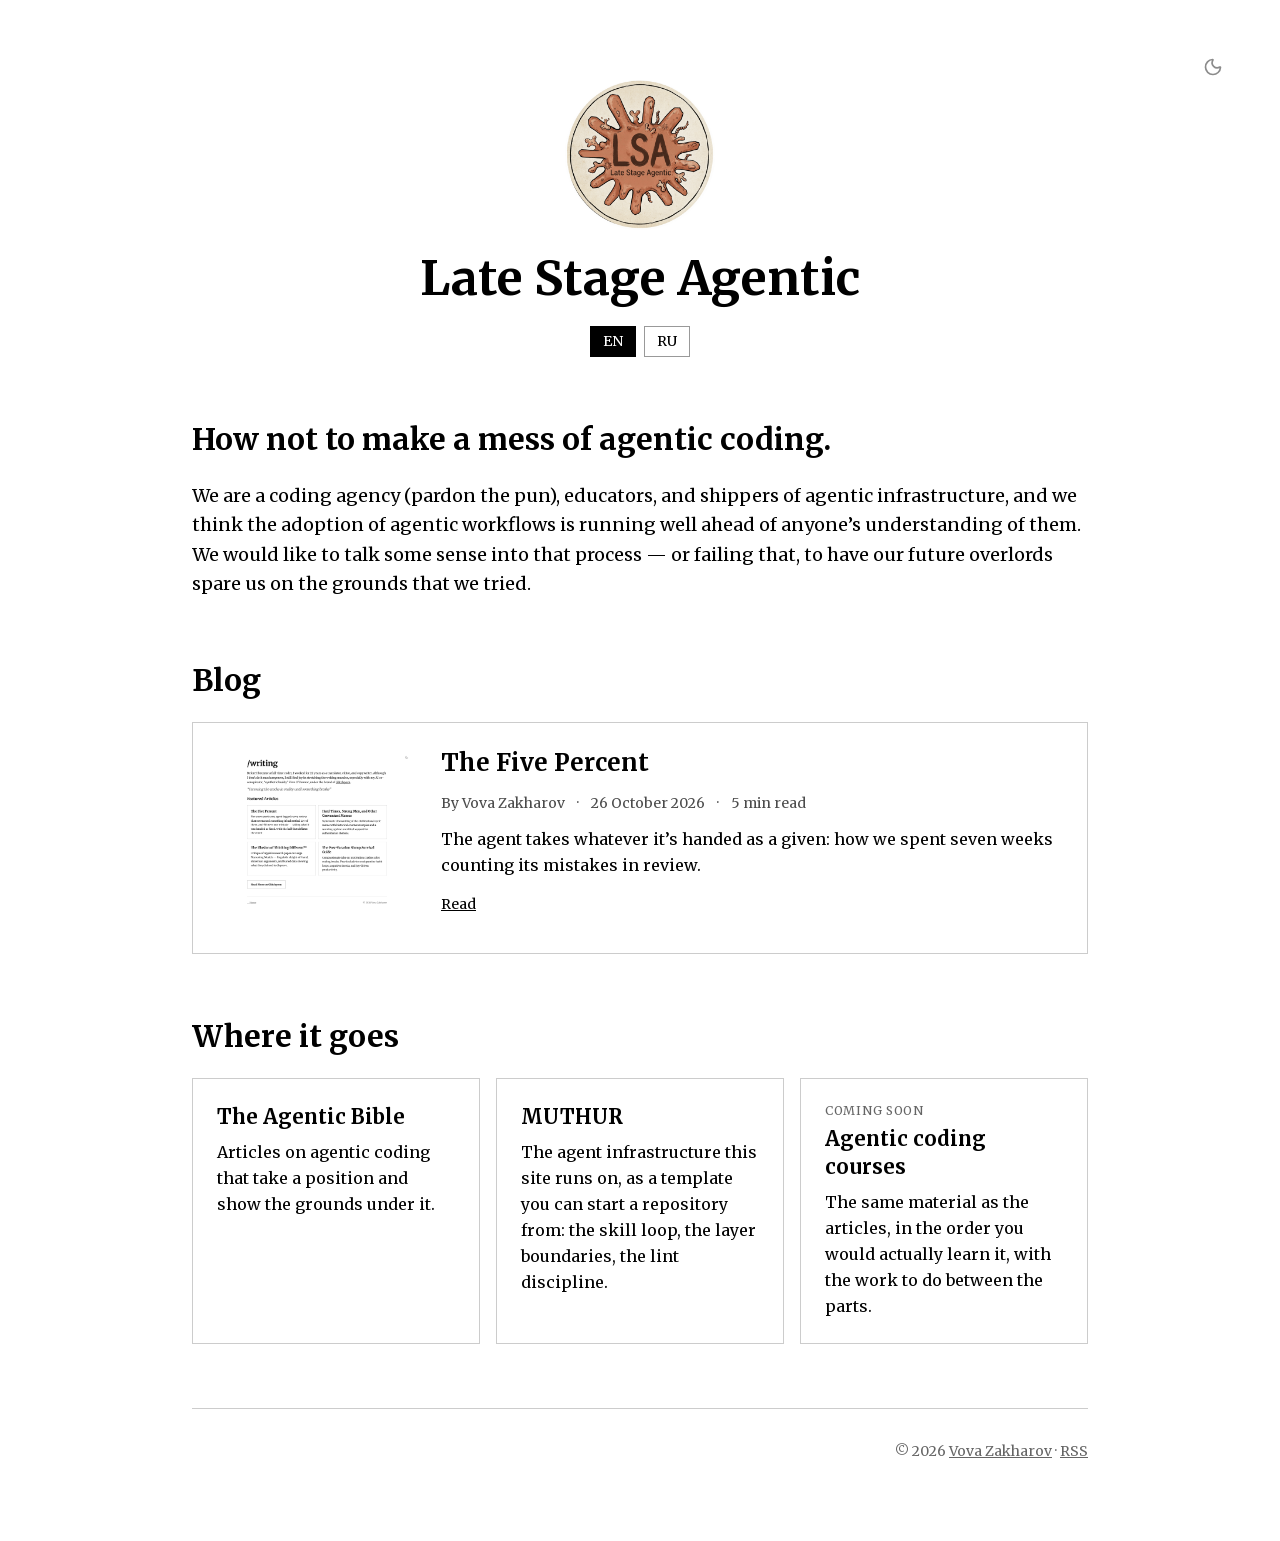
<file: index.html>
<!DOCTYPE html><!--qveeIXzvKGFK8ng8kKFvz--><html lang="en" data-site="lsa" class="merriweather_e65d94df-module__vXjjqq__variable jetbrains_mono_45f7e288-module__iZ_4eq__variable" data-mantine-color-scheme="light"><head><meta charSet="utf-8"/><meta name="viewport" content="width=device-width, initial-scale=1"/><link rel="preload" href="/_next/static/media/248e1dc0efc99276-s.p.8a6b2436.woff2" as="font" crossorigin="" type="font/woff2"/><link rel="preload" href="/_next/static/media/70bc3e132a0a741e-s.p.15008bfb.woff2" as="font" crossorigin="" type="font/woff2"/><link rel="preload" as="image" href="/ava.png"/><link rel="stylesheet" href="/_next/static/chunks/3365bdc44db0c183.css" data-precedence="next"/><link rel="stylesheet" href="/_next/static/chunks/17f90a7760d2340d.css" data-precedence="next"/><link rel="stylesheet" href="/_next/static/chunks/e081cfad6f7c33c3.css" data-precedence="next"/><link rel="preload" as="script" fetchPriority="low" href="/_next/static/chunks/f3f7e2cb6541253f.js"/><script src="/_next/static/chunks/4dacfad2209326a5.js" async=""></script><script src="/_next/static/chunks/148f0be3ab50cd37.js" async=""></script><script src="/_next/static/chunks/94bf88ab88646bab.js" async=""></script><script src="/_next/static/chunks/turbopack-8fab1e0576696fc8.js" async=""></script><script src="/_next/static/chunks/7cf568b716fd6d4a.js" async=""></script><script src="/_next/static/chunks/a0da1ca1bb88ca27.js" async=""></script><script src="/_next/static/chunks/cde12cf8ccbf4b82.js" async=""></script><script src="/_next/static/chunks/d099a31df5f1aa7d.js" async=""></script><script src="/_next/static/chunks/398504abcb01b8fc.js" async=""></script><script src="/_next/static/chunks/84c446b73d93f7a3.js" async=""></script><meta name="next-size-adjust" content=""/><title>Late Stage Agentic</title><meta name="description" content="How not to make a mess of agentic coding."/><link rel="author" href="https://latestageagentic.com"/><meta name="author" content="Vova Zakharov"/><meta name="creator" content="Late Stage Agentic"/><link rel="canonical" href="https://latestageagentic.com/en"/><link rel="alternate" hrefLang="en" href="https://latestageagentic.com/en"/><link rel="alternate" hrefLang="ru" href="https://latestageagentic.com/ru"/><link rel="alternate" hrefLang="x-default" href="https://latestageagentic.com/en"/><link rel="alternate" type="application/rss+xml" title="Late Stage Agentic (en)" href="https://latestageagentic.com/blog/en/feed.xml"/><link rel="alternate" type="application/rss+xml" title="Late Stage Agentic (ru)" href="https://latestageagentic.com/blog/ru/feed.xml"/><meta property="og:title" content="Late Stage Agentic"/><meta property="og:description" content="How not to make a mess of agentic coding."/><meta property="og:url" content="https://latestageagentic.com"/><meta property="og:site_name" content="Late Stage Agentic"/><meta property="og:locale" content="en_US"/><meta property="og:image" content="https://latestageagentic.com/ava.png"/><meta property="og:image:width" content="1024"/><meta property="og:image:height" content="1024"/><meta property="og:image:alt" content="Late Stage Agentic"/><meta property="og:type" content="website"/><meta name="twitter:card" content="summary_large_image"/><meta name="twitter:site" content="@vovahimself"/><meta name="twitter:creator" content="@vovahimself"/><meta name="twitter:title" content="Late Stage Agentic"/><meta name="twitter:description" content="How not to make a mess of agentic coding."/><meta name="twitter:image" content="https://latestageagentic.com/ava.png"/><script data-mantine-script="true">try {
  var _colorScheme = window.localStorage.getItem("mantine-color-scheme-value");
  var colorScheme = _colorScheme === "light" || _colorScheme === "dark" || _colorScheme === "auto" ? _colorScheme : "auto";
  var computedColorScheme = colorScheme !== "auto" ? colorScheme : window.matchMedia("(prefers-color-scheme: dark)").matches ? "dark" : "light";
  document.documentElement.setAttribute("data-mantine-color-scheme", computedColorScheme);
} catch (e) {}
</script><script>(function(a,b,c){let d=null;try{d=localStorage.getItem(a)}catch{}(d??c(navigator.languages))==="original"&&document.documentElement.setAttribute(b,"original")})("script","data-script",function(a){return a.some(a=>"ru"===a.slice(0,2).toLowerCase())?"original":"latin"})</script><script defer="" src="https://stats.vovazakharov.com/app.js" data-website-id="1d5168b8-0a1b-42ff-bf4f-006e903fd1d8" data-domains="latestageagentic.com" data-exclude-hash="true"></script><script src="/_next/static/chunks/a6dad97d9634a72d.js" noModule=""></script></head><body><div hidden=""><!--$--><!--/$--></div><style data-mantine-styles="true">:root, :host{--mantine-color-white: var(--color-background);--mantine-color-black: var(--color-foreground);--mantine-line-height: 1.5;--mantine-font-family: var(--font-body);--mantine-font-family-monospace: var(--font-mono), monospace;--mantine-font-family-headings: var(--font-body);--mantine-heading-font-weight: var(--font-heading-weight);--mantine-radius-default: var(--radius-default);--mantine-primary-color-filled: var(--mantine-color-accent-filled);--mantine-primary-color-filled-hover: var(--mantine-color-accent-filled-hover);--mantine-primary-color-light: var(--mantine-color-accent-light);--mantine-primary-color-light-hover: var(--mantine-color-accent-light-hover);--mantine-primary-color-light-color: var(--mantine-color-accent-light-color);--mantine-breakpoint-xs: 30em;--mantine-breakpoint-sm: 40em;--mantine-breakpoint-md: 48em;--mantine-breakpoint-lg: 64em;--mantine-breakpoint-xl: 80em;--mantine-font-size-xs: 12px;--mantine-font-size-sm: 14px;--mantine-font-size-md: 16px;--mantine-font-size-lg: 18px;--mantine-font-size-xl: 20px;--mantine-line-height-xs: 1.3333;--mantine-line-height-sm: 1.4286;--mantine-line-height-md: 1.5;--mantine-line-height-lg: 1.5556;--mantine-line-height-xl: 1.4;--mantine-primary-color-0: var(--mantine-color-accent-0);--mantine-primary-color-1: var(--mantine-color-accent-1);--mantine-primary-color-2: var(--mantine-color-accent-2);--mantine-primary-color-3: var(--mantine-color-accent-3);--mantine-primary-color-4: var(--mantine-color-accent-4);--mantine-primary-color-5: var(--mantine-color-accent-5);--mantine-primary-color-6: var(--mantine-color-accent-6);--mantine-primary-color-7: var(--mantine-color-accent-7);--mantine-primary-color-8: var(--mantine-color-accent-8);--mantine-primary-color-9: var(--mantine-color-accent-9);--mantine-color-accent-0: var(--color-accent);--mantine-color-accent-1: var(--color-accent);--mantine-color-accent-2: var(--color-accent);--mantine-color-accent-3: var(--color-accent);--mantine-color-accent-4: var(--color-accent);--mantine-color-accent-5: var(--color-accent);--mantine-color-accent-6: var(--color-accent);--mantine-color-accent-7: var(--color-accent);--mantine-color-accent-8: var(--color-accent);--mantine-color-accent-9: var(--color-accent);--mantine-h1-font-size: 36px;--mantine-h1-line-height: 40px;--mantine-h1-font-weight: var(--font-heading-weight);--mantine-h2-font-size: 30px;--mantine-h2-line-height: 36px;--mantine-h2-font-weight: var(--font-heading-weight);--mantine-h3-font-size: 24px;--mantine-h3-line-height: 32px;--mantine-h3-font-weight: var(--font-heading-weight);--mantine-h4-font-size: 20px;--mantine-h4-line-height: 28px;--mantine-h4-font-weight: var(--font-heading-weight);--mantine-h5-font-weight: var(--font-heading-weight);--mantine-h6-font-weight: var(--font-heading-weight);--mantine-color-body: var(--color-background);--mantine-color-text: var(--color-foreground);--mantine-color-anchor: var(--color-foreground);--mantine-color-default-border: var(--color-border-hairline-strong);}

:root[data-mantine-color-scheme="dark"], :host([data-mantine-color-scheme="dark"]){--mantine-color-anchor: var(--mantine-color-accent-4);--mantine-color-accent-text: var(--mantine-color-accent-4);--mantine-color-accent-filled: var(--mantine-color-accent-8);--mantine-color-accent-filled-hover: var(--mantine-color-accent-9);--mantine-color-accent-light: color-mix(in srgb, var(--color-accent), black 50%);--mantine-color-accent-light-hover: color-mix(in srgb, var(--color-accent), black 30%);--mantine-color-accent-light-color: var(--mantine-color-accent-0);--mantine-color-accent-outline: var(--mantine-color-accent-4);--mantine-color-accent-outline-hover: color-mix(in srgb, var(--color-accent), transparent 95%);}

:root[data-mantine-color-scheme="light"], :host([data-mantine-color-scheme="light"]){--mantine-color-text: var(--color-foreground);--mantine-color-body: var(--color-background);--mantine-color-anchor: var(--mantine-color-accent-6);--mantine-color-accent-text: var(--mantine-color-accent-filled);--mantine-color-accent-filled: var(--mantine-color-accent-6);--mantine-color-accent-filled-hover: var(--mantine-color-accent-7);--mantine-color-accent-light: var(--mantine-color-accent-1);--mantine-color-accent-light-hover: var(--mantine-color-accent-2);--mantine-color-accent-light-color: var(--mantine-color-accent-9);--mantine-color-accent-outline: var(--mantine-color-accent-6);--mantine-color-accent-outline-hover: color-mix(in srgb, var(--color-accent), transparent 95%);}</style><style data-mantine-styles="classes">@media (max-width: 29.99375em) {.mantine-visible-from-xs {display: none !important;}}@media (min-width: 30em) {.mantine-hidden-from-xs {display: none !important;}}@media (max-width: 39.99375em) {.mantine-visible-from-sm {display: none !important;}}@media (min-width: 40em) {.mantine-hidden-from-sm {display: none !important;}}@media (max-width: 47.99375em) {.mantine-visible-from-md {display: none !important;}}@media (min-width: 48em) {.mantine-hidden-from-md {display: none !important;}}@media (max-width: 63.99375em) {.mantine-visible-from-lg {display: none !important;}}@media (min-width: 64em) {.mantine-hidden-from-lg {display: none !important;}}@media (max-width: 79.99375em) {.mantine-visible-from-xl {display: none !important;}}@media (min-width: 80em) {.mantine-hidden-from-xl {display: none !important;}}</style><div class="theme-corner-module-scss-module__Bh5jTq__corner"><button style="--ai-size:calc(2.375rem * var(--mantine-scale));--ai-bg:transparent;--ai-hover:transparent;--ai-color:var(--mantine-color-accent-light-color);--ai-bd:calc(0.0625rem * var(--mantine-scale)) solid transparent" class="mantine-focus-auto mantine-active theme-module-scss-module__6Zjlsa__control theme-toggle-module-scss-module__RlJyra__toggle print-hidden m_8d3f4000 mantine-ActionIcon-root m_87cf2631 mantine-UnstyledButton-root" data-variant="transparent" type="button" aria-label="Toggle theme"><span class="m_8d3afb97 mantine-ActionIcon-icon"><svg xmlns="http://www.w3.org/2000/svg" width="20" height="20" viewBox="0 0 24 24" fill="none" stroke="currentColor" stroke-width="2" stroke-linecap="round" stroke-linejoin="round" class="lucide lucide-moon theme-toggle-module-scss-module__RlJyra__whenLight" aria-hidden="true"><path d="M20.985 12.486a9 9 0 1 1-9.473-9.472c.405-.022.617.46.402.803a6 6 0 0 0 8.268 8.268c.344-.215.825-.004.803.401"></path></svg><svg xmlns="http://www.w3.org/2000/svg" width="20" height="20" viewBox="0 0 24 24" fill="none" stroke="currentColor" stroke-width="2" stroke-linecap="round" stroke-linejoin="round" class="lucide lucide-sun theme-toggle-module-scss-module__RlJyra__whenDark" aria-hidden="true"><circle cx="12" cy="12" r="4"></circle><path d="M12 2v2"></path><path d="M12 20v2"></path><path d="m4.93 4.93 1.41 1.41"></path><path d="m17.66 17.66 1.41 1.41"></path><path d="M2 12h2"></path><path d="M20 12h2"></path><path d="m6.34 17.66-1.41 1.41"></path><path d="m19.07 4.93-1.41 1.41"></path></svg></span></button></div><div class="page-shell-module-scss-module__Wao82G__page"><div style="--container-size:calc(56rem * var(--mantine-scale));padding-inline:0rem" class="m_7485cace mantine-Container-root" data-strategy="block"><div style="--stack-gap:calc(4rem * var(--mantine-scale));--stack-align:stretch;--stack-justify:flex-start" class="m_6d731127 mantine-Stack-root"><header style="--stack-gap:calc(1.5rem * var(--mantine-scale));--stack-align:center;--stack-justify:flex-start;text-align:center" class="m_6d731127 mantine-Stack-root"><div class="m_4451eb3a mantine-Center-root"><img alt="Late Stage Agentic" width="150" height="150" decoding="async" data-nimg="1" style="color:transparent;border-radius:50%" src="/ava.png"/></div><h1 style="--title-fw:var(--mantine-h1-font-weight);--title-lh:var(--mantine-h1-line-height);--title-fz:var(--mantine-h1-font-size)" class="theme-module-scss-module__6Zjlsa__title m_8a5d1357 mantine-Title-root" data-order="1">Late Stage Agentic</h1><nav style="--group-gap:calc(0.5rem * var(--mantine-scale));--group-align:center;--group-justify:flex-start;--group-wrap:wrap;font-size:var(--mantine-font-size-sm)" class="print-hidden m_4081bf90 mantine-Group-root"><span class="chip-nav-module-scss-module__G5UbJG__chip chip-nav-module-scss-module__G5UbJG__chipCurrent" aria-current="page">EN</span><a style="color:inherit" class="mantine-focus-auto m_849cf0da print-hidden chip-nav-module-scss-module__G5UbJG__chip chip-nav-module-scss-module__G5UbJG__chipLink m_b6d8b162 mantine-Text-root mantine-Anchor-root" data-inherit="true" data-underline="never" hrefLang="ru" href="/ru">RU</a><span class="text-link-module-scss-module__dOQDQW__printed"><a style="color:inherit" class="mantine-focus-auto m_849cf0da chip-nav-module-scss-module__G5UbJG__chip chip-nav-module-scss-module__G5UbJG__chipLink m_b6d8b162 mantine-Text-root mantine-Anchor-root" data-inherit="true" data-underline="never" href="https://latestageagentic.com/ru" hrefLang="ru">RU</a></span></nav></header><section class="" id="about"><div style="--stack-gap:calc(1.5rem * var(--mantine-scale));--stack-align:stretch;--stack-justify:flex-start" class="m_6d731127 mantine-Stack-root"><div style="--stack-gap:calc(1.5rem * var(--mantine-scale));--stack-align:flex-start;--stack-justify:flex-start" class="m_6d731127 mantine-Stack-root"><h2 style="--title-fw:var(--mantine-h2-font-weight);--title-lh:var(--mantine-h2-line-height);--title-fz:var(--mantine-h2-font-size)" class="theme-module-scss-module__6Zjlsa__title m_8a5d1357 mantine-Title-root" data-order="2">How not to make a mess of agentic coding.</h2><p style="--text-fz:var(--mantine-font-size-lg);--text-lh:var(--mantine-line-height-lg);line-height:1.625" class="mantine-focus-auto m_b6d8b162 mantine-Text-root" data-size="lg">We are a coding agency (pardon the pun), educators, and shippers of agentic infrastructure, and we think the adoption of agentic workflows is running well ahead of anyone’s understanding of them. We would like to talk some sense into that process — or failing that, to have our future overlords spare us on the grounds that we tried.</p></div></div></section><section class="" id="blog"><div style="--stack-gap:calc(1.5rem * var(--mantine-scale));--stack-align:stretch;--stack-justify:flex-start" class="m_6d731127 mantine-Stack-root"><h2 style="--title-fw:var(--mantine-h2-font-weight);--title-lh:var(--mantine-h2-line-height);--title-fz:var(--mantine-h2-font-size)" class="theme-module-scss-module__6Zjlsa__title m_8a5d1357 mantine-Title-root" data-order="2">Blog</h2><div style="--stack-gap:calc(1.5rem * var(--mantine-scale));--stack-align:stretch;--stack-justify:flex-start" class="m_6d731127 mantine-Stack-root"><div class="card-module-scss-module__9O4TTa__card m_1b7284a3 mantine-Paper-root" data-with-border="true"><div class="document-cards-module-scss-module__5frXZa__cardLayout"><img alt="" aria-hidden="true" loading="lazy" width="1280" height="1070" decoding="async" data-nimg="1" class="document-cards-module-scss-module__5frXZa__cardImage" style="color:transparent" src="/blog/assets/writing-page.png"/><div><h2 style="--title-fw:var(--mantine-h3-font-weight);--title-lh:var(--mantine-h3-line-height);--title-fz:var(--mantine-h3-font-size);margin-bottom:calc(0.5rem * var(--mantine-scale))" class="theme-module-scss-module__6Zjlsa__title m_8a5d1357 mantine-Title-root" data-size="h3" data-order="2"><a class="mantine-focus-auto m_849cf0da print-hidden m_b6d8b162 mantine-Text-root mantine-Anchor-root" data-inherit="true" data-underline="hover" href="/blog/the-five-percent/en">The Five Percent</a><span class="text-link-module-scss-module__dOQDQW__printed"><a class="mantine-focus-auto m_849cf0da m_b6d8b162 mantine-Text-root mantine-Anchor-root" data-inherit="true" data-underline="hover" href="https://latestageagentic.com/blog/the-five-percent/en">The Five Percent</a></span></h2><p style="--group-gap:calc(0.75rem * var(--mantine-scale));--group-align:center;--group-justify:flex-start;--group-wrap:wrap;opacity:0.7;font-size:var(--mantine-font-size-sm)" class="document-meta-module-scss-module__pZsE7W__meta document-cards-module-scss-module__5frXZa__cardMeta m_4081bf90 mantine-Group-root"><span>By<!-- --> <a class="mantine-focus-auto m_849cf0da m_b6d8b162 mantine-Text-root mantine-Anchor-root" data-inherit="true" data-underline="hover" href="https://vovazakharov.com" target="_blank" rel="noopener noreferrer">Vova Zakharov</a></span><span aria-hidden="true">·</span><time dateTime="2026-10-26">26 October 2026</time><span aria-hidden="true">·</span><span>5 min read</span></p><p style="margin-bottom:calc(1rem * var(--mantine-scale));line-height:1.625" class="mantine-focus-auto m_b6d8b162 mantine-Text-root">The agent takes whatever it’s handed as a given: how we spent seven weeks counting its mistakes in review.</p><p style="--group-gap:calc(0.75rem * var(--mantine-scale));--group-align:center;--group-justify:flex-start;--group-wrap:wrap;font-size:var(--mantine-font-size-sm)" class="m_4081bf90 mantine-Group-root"><a class="mantine-focus-auto m_849cf0da print-hidden m_b6d8b162 mantine-Text-root mantine-Anchor-root" data-inherit="true" data-underline="always" href="/blog/the-five-percent/en">Read</a><span class="text-link-module-scss-module__dOQDQW__printed"><a class="mantine-focus-auto m_849cf0da m_b6d8b162 mantine-Text-root mantine-Anchor-root" data-inherit="true" data-underline="always" href="https://latestageagentic.com/blog/the-five-percent/en">Read</a></span></p></div></div></div></div></div></section><section class="" id="work"><div style="--stack-gap:calc(1.5rem * var(--mantine-scale));--stack-align:stretch;--stack-justify:flex-start" class="m_6d731127 mantine-Stack-root"><h2 style="--title-fw:var(--mantine-h2-font-weight);--title-lh:var(--mantine-h2-line-height);--title-fz:var(--mantine-h2-font-size)" class="theme-module-scss-module__6Zjlsa__title m_8a5d1357 mantine-Title-root" data-order="2">Where it goes</h2><style data-mantine-styles="inline">.__m__-_R_2lmbdav5utb_{--sg-spacing-x:calc(1rem * var(--mantine-scale));--sg-spacing-y:calc(1rem * var(--mantine-scale));--sg-cols:1;}@media(min-width: 64em){.__m__-_R_2lmbdav5utb_{--sg-cols:3;}}</style><div class="m_2415a157 mantine-SimpleGrid-root __m__-_R_2lmbdav5utb_"><div class="card-module-scss-module__9O4TTa__card m_1b7284a3 mantine-Paper-root" data-with-border="true"><a href="https://agentic.bible" target="_blank" rel="noopener noreferrer" class="card-module-scss-module__9O4TTa__link" aria-label="The Agentic Bible"></a><h3 style="--title-fw:var(--mantine-h4-font-weight);--title-lh:var(--mantine-h4-line-height);--title-fz:var(--mantine-h4-font-size);margin-bottom:calc(0.5rem * var(--mantine-scale))" class="theme-module-scss-module__6Zjlsa__title m_8a5d1357 mantine-Title-root" data-size="h4" data-order="3">The Agentic Bible</h3><p style="line-height:1.625" class="mantine-focus-auto m_b6d8b162 mantine-Text-root">Articles on agentic coding that take a position and show the grounds under it.</p></div><div class="card-module-scss-module__9O4TTa__card m_1b7284a3 mantine-Paper-root" data-with-border="true"><a href="https://github.com/vzakharov/muthur" target="_blank" rel="noopener noreferrer" class="card-module-scss-module__9O4TTa__link" aria-label="MUTHUR"></a><h3 style="--title-fw:var(--mantine-h4-font-weight);--title-lh:var(--mantine-h4-line-height);--title-fz:var(--mantine-h4-font-size);margin-bottom:calc(0.5rem * var(--mantine-scale))" class="theme-module-scss-module__6Zjlsa__title m_8a5d1357 mantine-Title-root" data-size="h4" data-order="3">MUTHUR</h3><p style="line-height:1.625" class="mantine-focus-auto m_b6d8b162 mantine-Text-root">The agent infrastructure this site runs on, as a template you can start a repository from: the skill loop, the layer boundaries, the lint discipline.</p></div><div class="card-module-scss-module__9O4TTa__card m_1b7284a3 mantine-Paper-root" data-with-border="true"><p style="--text-fz:var(--mantine-font-size-xs);--text-lh:var(--mantine-line-height-xs);margin-bottom:calc(0.375rem * var(--mantine-scale));opacity:0.6;letter-spacing:0.06em;text-transform:uppercase" class="mantine-focus-auto m_b6d8b162 mantine-Text-root" data-size="xs">Coming soon</p><h3 style="--title-fw:var(--mantine-h4-font-weight);--title-lh:var(--mantine-h4-line-height);--title-fz:var(--mantine-h4-font-size);margin-bottom:calc(0.5rem * var(--mantine-scale))" class="theme-module-scss-module__6Zjlsa__title m_8a5d1357 mantine-Title-root" data-size="h4" data-order="3">Agentic coding courses</h3><p style="line-height:1.625" class="mantine-focus-auto m_b6d8b162 mantine-Text-root">The same material as the articles, in the order you would actually learn it, with the work to do between the parts.</p></div></div></div></section><footer class="print-hidden"><div style="--divider-color:var(--color-border-hairline);margin-bottom:calc(2rem * var(--mantine-scale))" class="m_3eebeb36 mantine-Divider-root" data-orientation="horizontal" role="separator"></div><div style="--group-gap:calc(2rem * var(--mantine-scale));--group-align:flex-start;--group-justify:space-between;--group-wrap:wrap" class="m_4081bf90 mantine-Group-root"><div style="--text-fz:var(--mantine-font-size-sm);--text-lh:var(--mantine-line-height-sm);min-width:min(360px, 100%);flex:1" class="mantine-focus-auto site-footer-module-scss-module__UiNxnW__note m_b6d8b162 mantine-Text-root" data-size="sm"></div><p style="--text-fz:var(--mantine-font-size-sm);--text-lh:var(--mantine-line-height-sm);opacity:0.6" class="mantine-focus-auto m_b6d8b162 mantine-Text-root" data-size="sm">© <!-- -->2026<!-- --> <a class="mantine-focus-auto m_849cf0da m_b6d8b162 mantine-Text-root mantine-Anchor-root" data-inherit="true" data-underline="always" href="https://vovazakharov.com" target="_blank" rel="noopener noreferrer">Vova Zakharov</a> · <a class="mantine-focus-auto m_849cf0da print-hidden m_b6d8b162 mantine-Text-root mantine-Anchor-root" data-inherit="true" data-underline="always" href="/blog/en/feed.xml">RSS</a><span class="text-link-module-scss-module__dOQDQW__printed"><a class="mantine-focus-auto m_849cf0da m_b6d8b162 mantine-Text-root mantine-Anchor-root" data-inherit="true" data-underline="always" href="https://latestageagentic.com/blog/en/feed.xml">RSS</a></span></p></div></footer></div></div></div><!--$--><!--/$--><script src="/_next/static/chunks/f3f7e2cb6541253f.js" id="_R_" async=""></script><script>(self.__next_f=self.__next_f||[]).push([0])</script><script>self.__next_f.push([1,"1:\"$Sreact.fragment\"\n2:I[9171,[\"/_next/static/chunks/7cf568b716fd6d4a.js\",\"/_next/static/chunks/a0da1ca1bb88ca27.js\",\"/_next/static/chunks/cde12cf8ccbf4b82.js\"],\"ColorSchemeScript\"]\n3:I[40203,[\"/_next/static/chunks/7cf568b716fd6d4a.js\",\"/_next/static/chunks/a0da1ca1bb88ca27.js\",\"/_next/static/chunks/cde12cf8ccbf4b82.js\"],\"ThemeProvider\"]\n4:I[753,[\"/_next/static/chunks/7cf568b716fd6d4a.js\",\"/_next/static/chunks/a0da1ca1bb88ca27.js\",\"/_next/static/chunks/cde12cf8ccbf4b82.js\"],\"ThemeToggle\"]\n5:I[99952,[\"/_next/static/chunks/d099a31df5f1aa7d.js\",\"/_next/static/chunks/398504abcb01b8fc.js\"],\"default\"]\n6:I[99258,[\"/_next/static/chunks/d099a31df5f1aa7d.js\",\"/_next/static/chunks/398504abcb01b8fc.js\"],\"default\"]\n8:I[50774,[\"/_next/static/chunks/d099a31df5f1aa7d.js\",\"/_next/static/chunks/398504abcb01b8fc.js\"],\"OutletBoundary\"]\n9:\"$Sreact.suspense\"\nb:I[50774,[\"/_next/static/chunks/d099a31df5f1aa7d.js\",\"/_next/static/chunks/398504abcb01b8fc.js\"],\"ViewportBoundary\"]\nd:I[50774,[\"/_next/static/chunks/d099a31df5f1aa7d.js\",\"/_next/static/chunks/398504abcb01b8fc.js\"],\"MetadataBoundary\"]\nf:I[85921,[\"/_next/static/chunks/d099a31df5f1aa7d.js\",\"/_next/static/chunks/398504abcb01b8fc.js\"],\"default\"]\n:HL[\"/_next/static/chunks/3365bdc44db0c183.css\",\"style\"]\n:HL[\"/_next/static/chunks/17f90a7760d2340d.css\",\"style\"]\n:HL[\"/_next/static/media/248e1dc0efc99276-s.p.8a6b2436.woff2\",\"font\",{\"crossOrigin\":\"\",\"type\":\"font/woff2\"}]\n:HL[\"/_next/static/media/70bc3e132a0a741e-s.p.15008bfb.woff2\",\"font\",{\"crossOrigin\":\"\",\"type\":\"font/woff2\"}]\n:HL[\"/_next/static/chunks/e081cfad6f7c33c3.css\",\"style\"]\n"])</script><script>self.__next_f.push([1,"0:{\"P\":null,\"b\":\"qveeIXzvKGFK8ng8kKFvz\",\"c\":[\"\",\"\"],\"q\":\"\",\"i\":false,\"f\":[[[\"\",{\"children\":[[\"locale\",\"\",\"oc\"],{\"children\":[\"__PAGE__\",{}]}]},\"$undefined\",\"$undefined\",true],[[\"$\",\"$1\",\"c\",{\"children\":[[[\"$\",\"link\",\"0\",{\"rel\":\"stylesheet\",\"href\":\"/_next/static/chunks/3365bdc44db0c183.css\",\"precedence\":\"next\",\"crossOrigin\":\"$undefined\",\"nonce\":\"$undefined\"}],[\"$\",\"link\",\"1\",{\"rel\":\"stylesheet\",\"href\":\"/_next/static/chunks/17f90a7760d2340d.css\",\"precedence\":\"next\",\"crossOrigin\":\"$undefined\",\"nonce\":\"$undefined\"}],[\"$\",\"script\",\"script-0\",{\"src\":\"/_next/static/chunks/7cf568b716fd6d4a.js\",\"async\":true,\"nonce\":\"$undefined\"}],[\"$\",\"script\",\"script-1\",{\"src\":\"/_next/static/chunks/a0da1ca1bb88ca27.js\",\"async\":true,\"nonce\":\"$undefined\"}],[\"$\",\"script\",\"script-2\",{\"src\":\"/_next/static/chunks/cde12cf8ccbf4b82.js\",\"async\":true,\"nonce\":\"$undefined\"}]],[\"$\",\"html\",null,{\"lang\":\"en\",\"data-site\":\"lsa\",\"className\":\"merriweather_e65d94df-module__vXjjqq__variable jetbrains_mono_45f7e288-module__iZ_4eq__variable\",\"suppressHydrationWarning\":true,\"data-mantine-color-scheme\":\"light\",\"children\":[[\"$\",\"head\",null,{\"children\":[[[\"$\",\"$L2\",null,{\"defaultColorScheme\":\"auto\"}],[\"$\",\"script\",null,{\"dangerouslySetInnerHTML\":{\"__html\":\"(function(a,b,c){let d=null;try{d=localStorage.getItem(a)}catch{}(d??c(navigator.languages))===\\\"original\\\"\u0026\u0026document.documentElement.setAttribute(b,\\\"original\\\")})(\\\"script\\\",\\\"data-script\\\",function(a){return a.some(a=\u003e\\\"ru\\\"===a.slice(0,2).toLowerCase())?\\\"original\\\":\\\"latin\\\"})\"}}]],[\"$\",\"script\",null,{\"defer\":true,\"src\":\"https://stats.vovazakharov.com/app.js\",\"data-website-id\":\"1d5168b8-0a1b-42ff-bf4f-006e903fd1d8\",\"data-domains\":\"latestageagentic.com\",\"data-exclude-hash\":\"true\"}]]}],[\"$\",\"body\",null,{\"children\":[\"$\",\"$L3\",null,{\"children\":[[\"$\",\"div\",null,{\"className\":\"theme-corner-module-scss-module__Bh5jTq__corner\",\"children\":[\"$\",\"$L4\",null,{\"label\":\"Toggle theme\"}]}],[\"$\",\"$L5\",null,{\"parallelRouterKey\":\"children\",\"error\":\"$undefined\",\"errorStyles\":\"$undefined\",\"errorScripts\":\"$undefined\",\"template\":[\"$\",\"$L6\",null,{}],\"templateStyles\":\"$undefined\",\"templateScripts\":\"$undefined\",\"notFound\":[[[\"$\",\"title\",null,{\"children\":\"404: This page could not be found.\"}],[\"$\",\"div\",null,{\"style\":{\"fontFamily\":\"system-ui,\\\"Segoe UI\\\",Roboto,Helvetica,Arial,sans-serif,\\\"Apple Color Emoji\\\",\\\"Segoe UI Emoji\\\"\",\"height\":\"100vh\",\"textAlign\":\"center\",\"display\":\"flex\",\"flexDirection\":\"column\",\"alignItems\":\"center\",\"justifyContent\":\"center\"},\"children\":[\"$\",\"div\",null,{\"children\":[[\"$\",\"style\",null,{\"dangerouslySetInnerHTML\":{\"__html\":\"body{color:#000;background:#fff;margin:0}.next-error-h1{border-right:1px solid rgba(0,0,0,.3)}@media (prefers-color-scheme:dark){body{color:#fff;background:#000}.next-error-h1{border-right:1px solid rgba(255,255,255,.3)}}\"}}],[\"$\",\"h1\",null,{\"className\":\"next-error-h1\",\"style\":{\"display\":\"inline-block\",\"margin\":\"0 20px 0 0\",\"padding\":\"0 23px 0 0\",\"fontSize\":24,\"fontWeight\":500,\"verticalAlign\":\"top\",\"lineHeight\":\"49px\"},\"children\":404}],[\"$\",\"div\",null,{\"style\":{\"display\":\"inline-block\"},\"children\":[\"$\",\"h2\",null,{\"style\":{\"fontSize\":14,\"fontWeight\":400,\"lineHeight\":\"49px\",\"margin\":0},\"children\":\"This page could not be found.\"}]}]]}]}]],[]],\"forbidden\":\"$undefined\",\"unauthorized\":\"$undefined\"}]]}]}]]}]]}],{\"children\":[[\"$\",\"$1\",\"c\",{\"children\":[null,[\"$\",\"$L5\",null,{\"parallelRouterKey\":\"children\",\"error\":\"$undefined\",\"errorStyles\":\"$undefined\",\"errorScripts\":\"$undefined\",\"template\":[\"$\",\"$L6\",null,{}],\"templateStyles\":\"$undefined\",\"templateScripts\":\"$undefined\",\"notFound\":\"$undefined\",\"forbidden\":\"$undefined\",\"unauthorized\":\"$undefined\"}]]}],{\"children\":[[\"$\",\"$1\",\"c\",{\"children\":[\"$L7\",[[\"$\",\"link\",\"0\",{\"rel\":\"stylesheet\",\"href\":\"/_next/static/chunks/e081cfad6f7c33c3.css\",\"precedence\":\"next\",\"crossOrigin\":\"$undefined\",\"nonce\":\"$undefined\"}],[\"$\",\"script\",\"script-0\",{\"src\":\"/_next/static/chunks/84c446b73d93f7a3.js\",\"async\":true,\"nonce\":\"$undefined\"}]],[\"$\",\"$L8\",null,{\"children\":[\"$\",\"$9\",null,{\"name\":\"Next.MetadataOutlet\",\"children\":\"$@a\"}]}]]}],{},null,false,false]},null,false,false]},null,false,false],[\"$\",\"$1\",\"h\",{\"children\":[null,[\"$\",\"$Lb\",null,{\"children\":\"$@c\"}],[\"$\",\"div\",null,{\"hidden\":true,\"children\":[\"$\",\"$Ld\",null,{\"children\":[\"$\",\"$9\",null,{\"name\":\"Next.Metadata\",\"children\":\"$@e\"}]}]}],[\"$\",\"meta\",null,{\"name\":\"next-size-adjust\",\"content\":\"\"}]]}],false]],\"m\":\"$undefined\",\"G\":[\"$f\",[]],\"S\":true}\n"])</script><script>self.__next_f.push([1,"c:[[\"$\",\"meta\",\"0\",{\"charSet\":\"utf-8\"}],[\"$\",\"meta\",\"1\",{\"name\":\"viewport\",\"content\":\"width=device-width, initial-scale=1\"}]]\n"])</script><script>self.__next_f.push([1,"e:[[\"$\",\"title\",\"0\",{\"children\":\"Late Stage Agentic\"}],[\"$\",\"meta\",\"1\",{\"name\":\"description\",\"content\":\"How not to make a mess of agentic coding.\"}],[\"$\",\"link\",\"2\",{\"rel\":\"author\",\"href\":\"https://latestageagentic.com\"}],[\"$\",\"meta\",\"3\",{\"name\":\"author\",\"content\":\"Vova Zakharov\"}],[\"$\",\"meta\",\"4\",{\"name\":\"creator\",\"content\":\"Late Stage Agentic\"}],[\"$\",\"link\",\"5\",{\"rel\":\"canonical\",\"href\":\"https://latestageagentic.com/en\"}],[\"$\",\"link\",\"6\",{\"rel\":\"alternate\",\"hrefLang\":\"en\",\"href\":\"https://latestageagentic.com/en\"}],[\"$\",\"link\",\"7\",{\"rel\":\"alternate\",\"hrefLang\":\"ru\",\"href\":\"https://latestageagentic.com/ru\"}],[\"$\",\"link\",\"8\",{\"rel\":\"alternate\",\"hrefLang\":\"x-default\",\"href\":\"https://latestageagentic.com/en\"}],[\"$\",\"link\",\"9\",{\"rel\":\"alternate\",\"type\":\"application/rss+xml\",\"title\":\"Late Stage Agentic (en)\",\"href\":\"https://latestageagentic.com/blog/en/feed.xml\"}],[\"$\",\"link\",\"10\",{\"rel\":\"alternate\",\"type\":\"application/rss+xml\",\"title\":\"Late Stage Agentic (ru)\",\"href\":\"https://latestageagentic.com/blog/ru/feed.xml\"}],[\"$\",\"meta\",\"11\",{\"property\":\"og:title\",\"content\":\"Late Stage Agentic\"}],[\"$\",\"meta\",\"12\",{\"property\":\"og:description\",\"content\":\"How not to make a mess of agentic coding.\"}],[\"$\",\"meta\",\"13\",{\"property\":\"og:url\",\"content\":\"https://latestageagentic.com\"}],[\"$\",\"meta\",\"14\",{\"property\":\"og:site_name\",\"content\":\"Late Stage Agentic\"}],[\"$\",\"meta\",\"15\",{\"property\":\"og:locale\",\"content\":\"en_US\"}],[\"$\",\"meta\",\"16\",{\"property\":\"og:image\",\"content\":\"https://latestageagentic.com/ava.png\"}],[\"$\",\"meta\",\"17\",{\"property\":\"og:image:width\",\"content\":\"1024\"}],[\"$\",\"meta\",\"18\",{\"property\":\"og:image:height\",\"content\":\"1024\"}],[\"$\",\"meta\",\"19\",{\"property\":\"og:image:alt\",\"content\":\"Late Stage Agentic\"}],[\"$\",\"meta\",\"20\",{\"property\":\"og:type\",\"content\":\"website\"}],[\"$\",\"meta\",\"21\",{\"name\":\"twitter:card\",\"content\":\"summary_large_image\"}],[\"$\",\"meta\",\"22\",{\"name\":\"twitter:site\",\"content\":\"@vovahimself\"}],[\"$\",\"meta\",\"23\",{\"name\":\"twitter:creator\",\"content\":\"@vovahimself\"}],[\"$\",\"meta\",\"24\",{\"name\":\"twitter:title\",\"content\":\"Late Stage Agentic\"}],[\"$\",\"meta\",\"25\",{\"name\":\"twitter:description\",\"content\":\"How not to make a mess of agentic coding.\"}],[\"$\",\"meta\",\"26\",{\"name\":\"twitter:image\",\"content\":\"https://latestageagentic.com/ava.png\"}]]\n"])</script><script>self.__next_f.push([1,"a:null\n"])</script><script>self.__next_f.push([1,"10:I[34551,[\"/_next/static/chunks/7cf568b716fd6d4a.js\",\"/_next/static/chunks/a0da1ca1bb88ca27.js\",\"/_next/static/chunks/cde12cf8ccbf4b82.js\",\"/_next/static/chunks/84c446b73d93f7a3.js\"],\"Box\"]\n11:I[28415,[\"/_next/static/chunks/7cf568b716fd6d4a.js\",\"/_next/static/chunks/a0da1ca1bb88ca27.js\",\"/_next/static/chunks/cde12cf8ccbf4b82.js\",\"/_next/static/chunks/84c446b73d93f7a3.js\"],\"Container\"]\n12:I[94086,[\"/_next/static/chunks/7cf568b716fd6d4a.js\",\"/_next/static/chunks/a0da1ca1bb88ca27.js\",\"/_next/static/chunks/cde12cf8ccbf4b82.js\",\"/_next/static/chunks/84c446b73d93f7a3.js\"],\"Stack\"]\n13:I[54537,[\"/_next/static/chunks/7cf568b716fd6d4a.js\",\"/_next/static/chunks/a0da1ca1bb88ca27.js\",\"/_next/static/chunks/cde12cf8ccbf4b82.js\",\"/_next/static/chunks/84c446b73d93f7a3.js\"],\"Center\"]\n14:I[77848,[\"/_next/static/chunks/7cf568b716fd6d4a.js\",\"/_next/static/chunks/a0da1ca1bb88ca27.js\",\"/_next/static/chunks/cde12cf8ccbf4b82.js\",\"/_next/static/chunks/84c446b73d93f7a3.js\"],\"Image\"]\n15:I[81980,[\"/_next/static/chunks/7cf568b716fd6d4a.js\",\"/_next/static/chunks/a0da1ca1bb88ca27.js\",\"/_next/static/chunks/cde12cf8ccbf4b82.js\",\"/_next/static/chunks/84c446b73d93f7a3.js\"],\"Title\"]\n16:I[55816,[\"/_next/static/chunks/7cf568b716fd6d4a.js\",\"/_next/static/chunks/a0da1ca1bb88ca27.js\",\"/_next/static/chunks/cde12cf8ccbf4b82.js\",\"/_next/static/chunks/84c446b73d93f7a3.js\"],\"ChipNav\"]\n17:I[27835,[\"/_next/static/chunks/7cf568b716fd6d4a.js\",\"/_next/static/chunks/a0da1ca1bb88ca27.js\",\"/_next/static/chunks/cde12cf8ccbf4b82.js\",\"/_next/static/chunks/84c446b73d93f7a3.js\"],\"Text\"]\n18:I[1651,[\"/_next/static/chunks/7cf568b716fd6d4a.js\",\"/_next/static/chunks/a0da1ca1bb88ca27.js\",\"/_next/static/chunks/cde12cf8ccbf4b82.js\",\"/_next/static/chunks/84c446b73d93f7a3.js\"],\"Paper\"]\n19:I[91376,[\"/_next/static/chunks/7cf568b716fd6d4a.js\",\"/_next/static/chunks/a0da1ca1bb88ca27.js\",\"/_next/static/chunks/cde12cf8ccbf4b82.js\",\"/_next/static/chunks/84c446b73d93f7a3.js\"],\"TextLink\"]\n1a:I[54448,[\"/_next/static/chunks/7cf568b716fd6d4a.js\",\"/_next/static/chunks/a0da1ca1bb88ca27.js\",\"/_next/static/chunks/cde12cf8ccbf4b82.js\",\"/_next/static/chunks/84c446b73d93f7a3.js\"],\"Group\"]\n1b:I[75421,[\"/_next/static/chunks/7cf568b716fd6d4a.js\",\"/_next/static/chunks/a0da1ca1bb88ca27.js\",\"/_next/static/chunks/cde12cf8ccbf4b82.js\",\"/_next/static/chunks/84c446b73d93f7a3.js\"],\"SimpleGrid\"]\n1c:I[2287,[\"/_next/static/chunks/7cf568b716fd6d4a.js\",\"/_next/static/chunks/a0da1ca1bb88ca27.js\",\"/_next/static/chunks/cde12cf8ccbf4b82.js\",\"/_next/static/chunks/84c446b73d93f7a3.js\"],\"Divider\"]\n"])</script><script>self.__next_f.push([1,"7:[\"$\",\"$L10\",null,{\"className\":\"page-shell-module-scss-module__Wao82G__page\",\"children\":[\"$\",\"$L11\",null,{\"size\":896,\"px\":0,\"children\":[\"$\",\"$L12\",null,{\"gap\":64,\"children\":[[\"$\",\"$L12\",null,{\"component\":\"header\",\"gap\":24,\"ta\":\"center\",\"align\":\"center\",\"children\":[[\"$\",\"$L13\",null,{\"children\":[\"$\",\"$L14\",null,{\"src\":\"/ava.png\",\"alt\":\"Late Stage Agentic\",\"width\":150,\"height\":150,\"style\":{\"borderRadius\":\"50%\"},\"priority\":true}]}],[\"$\",\"$L15\",null,{\"order\":1,\"children\":\"Late Stage Agentic\"}],[\"$\",\"$L16\",null,{\"chips\":[{\"label\":\"EN\",\"href\":\"/en\",\"hrefLang\":\"en\",\"current\":true},{\"label\":\"RU\",\"href\":\"/ru\",\"hrefLang\":\"ru\",\"current\":false}]}]]}],[\"$\",\"$L10\",null,{\"component\":\"section\",\"id\":\"about\",\"children\":[\"$\",\"$L12\",null,{\"gap\":24,\"children\":[false,[\"$\",\"$L12\",null,{\"gap\":24,\"align\":\"flex-start\",\"children\":[[\"$\",\"$L15\",null,{\"order\":2,\"children\":\"How not to make a mess of agentic coding.\"}],[\"$\",\"$L17\",null,{\"size\":\"lg\",\"lh\":1.625,\"children\":\"We are a coding agency (pardon the pun), educators, and shippers of agentic infrastructure, and we think the adoption of agentic workflows is running well ahead of anyone’s understanding of them. We would like to talk some sense into that process — or failing that, to have our future overlords spare us on the grounds that we tried.\"}]]}]]}]}],[\"$\",\"$L10\",null,{\"component\":\"section\",\"id\":\"blog\",\"children\":[\"$\",\"$L12\",null,{\"gap\":24,\"children\":[false,[[\"$\",\"$L15\",null,{\"order\":2,\"children\":\"Blog\"}],[\"$\",\"$L12\",null,{\"gap\":24,\"children\":[[\"$\",\"$L18\",\"the-five-percent\",{\"withBorder\":true,\"className\":\"card-module-scss-module__9O4TTa__card\",\"children\":[\"$\",\"div\",null,{\"className\":\"document-cards-module-scss-module__5frXZa__cardLayout\",\"children\":[[\"$\",\"$L14\",null,{\"src\":\"/blog/assets/writing-page.png\",\"width\":1280,\"height\":1070,\"alt\":\"\",\"aria-hidden\":true,\"className\":\"document-cards-module-scss-module__5frXZa__cardImage\"}],[\"$\",\"div\",null,{\"children\":[[\"$\",\"$L15\",null,{\"order\":2,\"size\":\"h3\",\"mb\":8,\"children\":[\"$\",\"$L19\",null,{\"underline\":\"hover\",\"href\":\"/blog/the-five-percent/en\",\"children\":\"The Five Percent\"}]}],[\"$\",\"$L1a\",null,{\"component\":\"p\",\"gap\":12,\"wrap\":\"wrap\",\"fz\":\"sm\",\"opacity\":0.7,\"className\":\"document-meta-module-scss-module__pZsE7W__meta document-cards-module-scss-module__5frXZa__cardMeta\",\"children\":[[[\"$\",\"span\",null,{\"children\":[\"By\",\" \",[\"$\",\"$L19\",null,{\"underline\":\"hover\",\"href\":\"https://vovazakharov.com\",\"children\":\"Vova Zakharov\"}]]}],[\"$\",\"span\",null,{\"aria-hidden\":true,\"children\":\"·\"}]],[\"$\",\"time\",null,{\"dateTime\":\"2026-10-26\",\"children\":\"26 October 2026\"}],[\"$\",\"span\",null,{\"aria-hidden\":true,\"children\":\"·\"}],[\"$\",\"span\",null,{\"children\":\"5 min read\"}],false]}],[\"$\",\"$L17\",null,{\"lh\":1.625,\"mb\":16,\"children\":\"The agent takes whatever it’s handed as a given: how we spent seven weeks counting its mistakes in review.\"}],[\"$\",\"$L1a\",null,{\"component\":\"p\",\"gap\":12,\"wrap\":\"wrap\",\"fz\":\"sm\",\"children\":[[\"$\",\"$L19\",null,{\"href\":\"/blog/the-five-percent/en\",\"children\":\"Read\"}],[]]}]]}]]}]}]]}]]]}]}],[\"$\",\"$L10\",null,{\"component\":\"section\",\"id\":\"work\",\"children\":[\"$\",\"$L12\",null,{\"gap\":24,\"children\":[false,[[\"$\",\"$L15\",null,{\"order\":2,\"children\":\"Where it goes\"}],[\"$\",\"$L1b\",null,{\"cols\":{\"base\":1,\"lg\":3},\"spacing\":16,\"children\":[[\"$\",\"$L18\",\"bible\",{\"withBorder\":true,\"className\":\"card-module-scss-module__9O4TTa__card\",\"children\":[[\"$\",\"a\",null,{\"href\":\"https://agentic.bible\",\"target\":\"_blank\",\"rel\":\"noopener noreferrer\",\"className\":\"card-module-scss-module__9O4TTa__link\",\"aria-label\":\"The Agentic Bible\"}],false,[\"$\",\"$L15\",null,{\"order\":3,\"size\":\"h4\",\"mb\":8,\"children\":\"The Agentic Bible\"}],[\"$\",\"$L17\",null,{\"lh\":1.625,\"children\":\"Articles on agentic coding that take a position and show the grounds under it.\"}]]}],[\"$\",\"$L18\",\"muthur\",{\"withBorder\":true,\"className\":\"card-module-scss-module__9O4TTa__card\",\"children\":[[\"$\",\"a\",null,{\"href\":\"https://github.com/vzakharov/muthur\",\"target\":\"_blank\",\"rel\":\"noopener noreferrer\",\"className\":\"card-module-scss-module__9O4TTa__link\",\"aria-label\":\"MUTHUR\"}],false,[\"$\",\"$L15\",null,{\"order\":3,\"size\":\"h4\",\"mb\":8,\"children\":\"MUTHUR\"}],[\"$\",\"$L17\",null,{\"lh\":1.625,\"children\":\"The agent infrastructure this site runs on, as a template you can start a repository from: the skill loop, the layer boundaries, the lint discipline.\"}]]}],[\"$\",\"$L18\",\"courses\",{\"withBorder\":true,\"className\":\"card-module-scss-module__9O4TTa__card\",\"children\":[false,[\"$\",\"$L17\",null,{\"size\":\"xs\",\"tt\":\"uppercase\",\"opacity\":0.6,\"mb\":6,\"lts\":\"0.06em\",\"children\":\"Coming soon\"}],[\"$\",\"$L15\",null,{\"order\":3,\"size\":\"h4\",\"mb\":8,\"children\":\"Agentic coding courses\"}],[\"$\",\"$L17\",null,{\"lh\":1.625,\"children\":\"The same material as the articles, in the order you would actually learn it, with the work to do between the parts.\"}]]}]]}]]]}]}],[\"$\",\"$L10\",null,{\"component\":\"footer\",\"className\":\"print-hidden\",\"children\":[[\"$\",\"$L1c\",null,{\"mb\":32,\"color\":\"var(--color-border-hairline)\"}],[\"$\",\"$L1a\",null,{\"justify\":\"space-between\",\"align\":\"flex-start\",\"gap\":32,\"children\":[\"$L1d\",\"$L1e\"]}]]}]]}]}]}]\n"])</script><script>self.__next_f.push([1,"1d:[\"$\",\"$L17\",null,{\"component\":\"div\",\"className\":\"site-footer-module-scss-module__UiNxnW__note\",\"size\":\"sm\",\"flex\":1,\"miw\":\"min(360px, 100%)\",\"children\":false}]\n1e:[\"$\",\"$L17\",null,{\"size\":\"sm\",\"opacity\":0.6,\"children\":[\"© \",2026,\" \",[\"$\",\"$L19\",null,{\"href\":\"https://vovazakharov.com\",\"children\":\"Vova Zakharov\"}],[\" · \",[\"$\",\"$L19\",null,{\"href\":\"/blog/en/feed.xml\",\"children\":\"RSS\"}]]]}]\n"])</script></body></html>
</file>
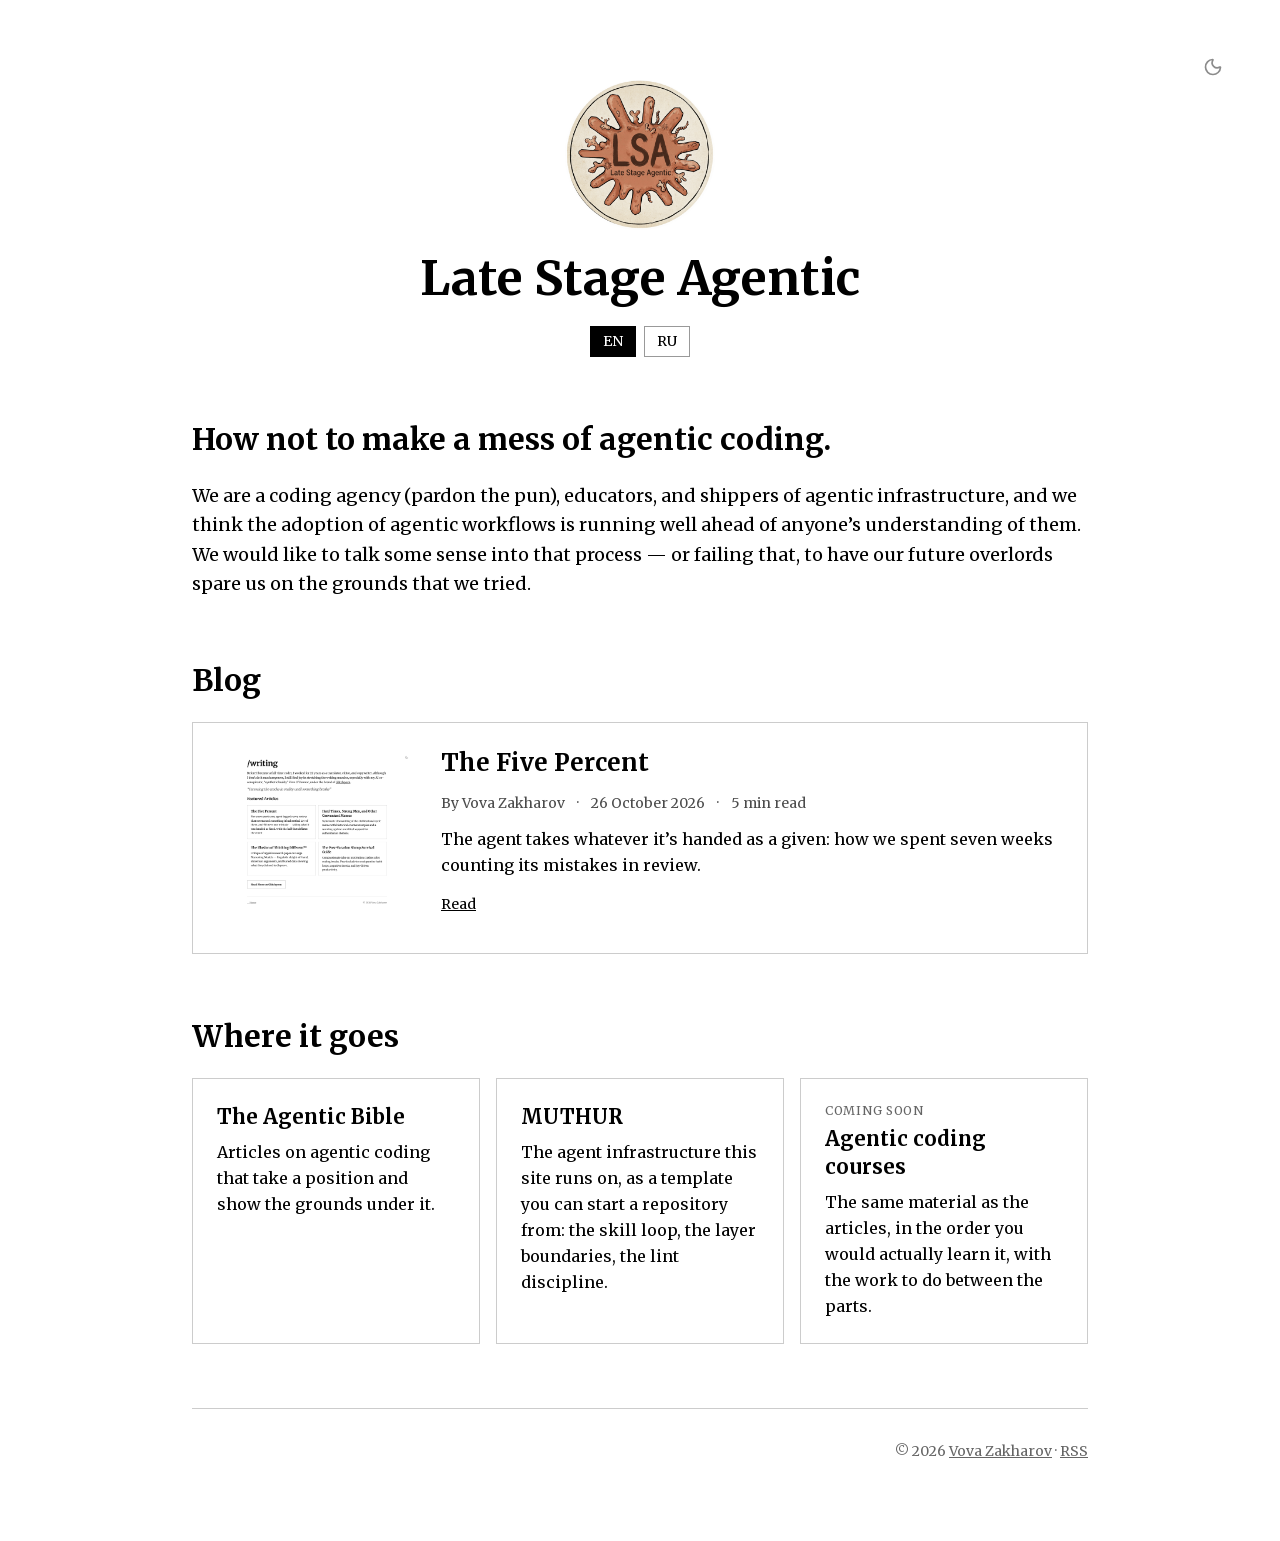
<file: en.html>
<!DOCTYPE html><!--qveeIXzvKGFK8ng8kKFvz--><html lang="en" data-site="lsa" class="merriweather_e65d94df-module__vXjjqq__variable jetbrains_mono_45f7e288-module__iZ_4eq__variable" data-mantine-color-scheme="light"><head><meta charSet="utf-8"/><meta name="viewport" content="width=device-width, initial-scale=1"/><link rel="preload" href="/_next/static/media/248e1dc0efc99276-s.p.8a6b2436.woff2" as="font" crossorigin="" type="font/woff2"/><link rel="preload" href="/_next/static/media/70bc3e132a0a741e-s.p.15008bfb.woff2" as="font" crossorigin="" type="font/woff2"/><link rel="preload" as="image" href="/ava.png"/><link rel="stylesheet" href="/_next/static/chunks/3365bdc44db0c183.css" data-precedence="next"/><link rel="stylesheet" href="/_next/static/chunks/17f90a7760d2340d.css" data-precedence="next"/><link rel="stylesheet" href="/_next/static/chunks/e081cfad6f7c33c3.css" data-precedence="next"/><link rel="preload" as="script" fetchPriority="low" href="/_next/static/chunks/f3f7e2cb6541253f.js"/><script src="/_next/static/chunks/4dacfad2209326a5.js" async=""></script><script src="/_next/static/chunks/148f0be3ab50cd37.js" async=""></script><script src="/_next/static/chunks/94bf88ab88646bab.js" async=""></script><script src="/_next/static/chunks/turbopack-8fab1e0576696fc8.js" async=""></script><script src="/_next/static/chunks/7cf568b716fd6d4a.js" async=""></script><script src="/_next/static/chunks/a0da1ca1bb88ca27.js" async=""></script><script src="/_next/static/chunks/cde12cf8ccbf4b82.js" async=""></script><script src="/_next/static/chunks/d099a31df5f1aa7d.js" async=""></script><script src="/_next/static/chunks/398504abcb01b8fc.js" async=""></script><script src="/_next/static/chunks/84c446b73d93f7a3.js" async=""></script><meta name="next-size-adjust" content=""/><title>Late Stage Agentic</title><meta name="description" content="How not to make a mess of agentic coding."/><link rel="author" href="https://latestageagentic.com"/><meta name="author" content="Vova Zakharov"/><meta name="creator" content="Late Stage Agentic"/><link rel="canonical" href="https://latestageagentic.com/en"/><link rel="alternate" hrefLang="en" href="https://latestageagentic.com/en"/><link rel="alternate" hrefLang="ru" href="https://latestageagentic.com/ru"/><link rel="alternate" hrefLang="x-default" href="https://latestageagentic.com/en"/><link rel="alternate" type="application/rss+xml" title="Late Stage Agentic (en)" href="https://latestageagentic.com/blog/en/feed.xml"/><link rel="alternate" type="application/rss+xml" title="Late Stage Agentic (ru)" href="https://latestageagentic.com/blog/ru/feed.xml"/><meta property="og:title" content="Late Stage Agentic"/><meta property="og:description" content="How not to make a mess of agentic coding."/><meta property="og:url" content="https://latestageagentic.com"/><meta property="og:site_name" content="Late Stage Agentic"/><meta property="og:locale" content="en_US"/><meta property="og:image" content="https://latestageagentic.com/ava.png"/><meta property="og:image:width" content="1024"/><meta property="og:image:height" content="1024"/><meta property="og:image:alt" content="Late Stage Agentic"/><meta property="og:type" content="website"/><meta name="twitter:card" content="summary_large_image"/><meta name="twitter:site" content="@vovahimself"/><meta name="twitter:creator" content="@vovahimself"/><meta name="twitter:title" content="Late Stage Agentic"/><meta name="twitter:description" content="How not to make a mess of agentic coding."/><meta name="twitter:image" content="https://latestageagentic.com/ava.png"/><script data-mantine-script="true">try {
  var _colorScheme = window.localStorage.getItem("mantine-color-scheme-value");
  var colorScheme = _colorScheme === "light" || _colorScheme === "dark" || _colorScheme === "auto" ? _colorScheme : "auto";
  var computedColorScheme = colorScheme !== "auto" ? colorScheme : window.matchMedia("(prefers-color-scheme: dark)").matches ? "dark" : "light";
  document.documentElement.setAttribute("data-mantine-color-scheme", computedColorScheme);
} catch (e) {}
</script><script>(function(a,b,c){let d=null;try{d=localStorage.getItem(a)}catch{}(d??c(navigator.languages))==="original"&&document.documentElement.setAttribute(b,"original")})("script","data-script",function(a){return a.some(a=>"ru"===a.slice(0,2).toLowerCase())?"original":"latin"})</script><script defer="" src="https://stats.vovazakharov.com/app.js" data-website-id="1d5168b8-0a1b-42ff-bf4f-006e903fd1d8" data-domains="latestageagentic.com" data-exclude-hash="true"></script><script src="/_next/static/chunks/a6dad97d9634a72d.js" noModule=""></script></head><body><div hidden=""><!--$--><!--/$--></div><style data-mantine-styles="true">:root, :host{--mantine-color-white: var(--color-background);--mantine-color-black: var(--color-foreground);--mantine-line-height: 1.5;--mantine-font-family: var(--font-body);--mantine-font-family-monospace: var(--font-mono), monospace;--mantine-font-family-headings: var(--font-body);--mantine-heading-font-weight: var(--font-heading-weight);--mantine-radius-default: var(--radius-default);--mantine-primary-color-filled: var(--mantine-color-accent-filled);--mantine-primary-color-filled-hover: var(--mantine-color-accent-filled-hover);--mantine-primary-color-light: var(--mantine-color-accent-light);--mantine-primary-color-light-hover: var(--mantine-color-accent-light-hover);--mantine-primary-color-light-color: var(--mantine-color-accent-light-color);--mantine-breakpoint-xs: 30em;--mantine-breakpoint-sm: 40em;--mantine-breakpoint-md: 48em;--mantine-breakpoint-lg: 64em;--mantine-breakpoint-xl: 80em;--mantine-font-size-xs: 12px;--mantine-font-size-sm: 14px;--mantine-font-size-md: 16px;--mantine-font-size-lg: 18px;--mantine-font-size-xl: 20px;--mantine-line-height-xs: 1.3333;--mantine-line-height-sm: 1.4286;--mantine-line-height-md: 1.5;--mantine-line-height-lg: 1.5556;--mantine-line-height-xl: 1.4;--mantine-primary-color-0: var(--mantine-color-accent-0);--mantine-primary-color-1: var(--mantine-color-accent-1);--mantine-primary-color-2: var(--mantine-color-accent-2);--mantine-primary-color-3: var(--mantine-color-accent-3);--mantine-primary-color-4: var(--mantine-color-accent-4);--mantine-primary-color-5: var(--mantine-color-accent-5);--mantine-primary-color-6: var(--mantine-color-accent-6);--mantine-primary-color-7: var(--mantine-color-accent-7);--mantine-primary-color-8: var(--mantine-color-accent-8);--mantine-primary-color-9: var(--mantine-color-accent-9);--mantine-color-accent-0: var(--color-accent);--mantine-color-accent-1: var(--color-accent);--mantine-color-accent-2: var(--color-accent);--mantine-color-accent-3: var(--color-accent);--mantine-color-accent-4: var(--color-accent);--mantine-color-accent-5: var(--color-accent);--mantine-color-accent-6: var(--color-accent);--mantine-color-accent-7: var(--color-accent);--mantine-color-accent-8: var(--color-accent);--mantine-color-accent-9: var(--color-accent);--mantine-h1-font-size: 36px;--mantine-h1-line-height: 40px;--mantine-h1-font-weight: var(--font-heading-weight);--mantine-h2-font-size: 30px;--mantine-h2-line-height: 36px;--mantine-h2-font-weight: var(--font-heading-weight);--mantine-h3-font-size: 24px;--mantine-h3-line-height: 32px;--mantine-h3-font-weight: var(--font-heading-weight);--mantine-h4-font-size: 20px;--mantine-h4-line-height: 28px;--mantine-h4-font-weight: var(--font-heading-weight);--mantine-h5-font-weight: var(--font-heading-weight);--mantine-h6-font-weight: var(--font-heading-weight);--mantine-color-body: var(--color-background);--mantine-color-text: var(--color-foreground);--mantine-color-anchor: var(--color-foreground);--mantine-color-default-border: var(--color-border-hairline-strong);}

:root[data-mantine-color-scheme="dark"], :host([data-mantine-color-scheme="dark"]){--mantine-color-anchor: var(--mantine-color-accent-4);--mantine-color-accent-text: var(--mantine-color-accent-4);--mantine-color-accent-filled: var(--mantine-color-accent-8);--mantine-color-accent-filled-hover: var(--mantine-color-accent-9);--mantine-color-accent-light: color-mix(in srgb, var(--color-accent), black 50%);--mantine-color-accent-light-hover: color-mix(in srgb, var(--color-accent), black 30%);--mantine-color-accent-light-color: var(--mantine-color-accent-0);--mantine-color-accent-outline: var(--mantine-color-accent-4);--mantine-color-accent-outline-hover: color-mix(in srgb, var(--color-accent), transparent 95%);}

:root[data-mantine-color-scheme="light"], :host([data-mantine-color-scheme="light"]){--mantine-color-text: var(--color-foreground);--mantine-color-body: var(--color-background);--mantine-color-anchor: var(--mantine-color-accent-6);--mantine-color-accent-text: var(--mantine-color-accent-filled);--mantine-color-accent-filled: var(--mantine-color-accent-6);--mantine-color-accent-filled-hover: var(--mantine-color-accent-7);--mantine-color-accent-light: var(--mantine-color-accent-1);--mantine-color-accent-light-hover: var(--mantine-color-accent-2);--mantine-color-accent-light-color: var(--mantine-color-accent-9);--mantine-color-accent-outline: var(--mantine-color-accent-6);--mantine-color-accent-outline-hover: color-mix(in srgb, var(--color-accent), transparent 95%);}</style><style data-mantine-styles="classes">@media (max-width: 29.99375em) {.mantine-visible-from-xs {display: none !important;}}@media (min-width: 30em) {.mantine-hidden-from-xs {display: none !important;}}@media (max-width: 39.99375em) {.mantine-visible-from-sm {display: none !important;}}@media (min-width: 40em) {.mantine-hidden-from-sm {display: none !important;}}@media (max-width: 47.99375em) {.mantine-visible-from-md {display: none !important;}}@media (min-width: 48em) {.mantine-hidden-from-md {display: none !important;}}@media (max-width: 63.99375em) {.mantine-visible-from-lg {display: none !important;}}@media (min-width: 64em) {.mantine-hidden-from-lg {display: none !important;}}@media (max-width: 79.99375em) {.mantine-visible-from-xl {display: none !important;}}@media (min-width: 80em) {.mantine-hidden-from-xl {display: none !important;}}</style><div class="theme-corner-module-scss-module__Bh5jTq__corner"><button style="--ai-size:calc(2.375rem * var(--mantine-scale));--ai-bg:transparent;--ai-hover:transparent;--ai-color:var(--mantine-color-accent-light-color);--ai-bd:calc(0.0625rem * var(--mantine-scale)) solid transparent" class="mantine-focus-auto mantine-active theme-module-scss-module__6Zjlsa__control theme-toggle-module-scss-module__RlJyra__toggle print-hidden m_8d3f4000 mantine-ActionIcon-root m_87cf2631 mantine-UnstyledButton-root" data-variant="transparent" type="button" aria-label="Toggle theme"><span class="m_8d3afb97 mantine-ActionIcon-icon"><svg xmlns="http://www.w3.org/2000/svg" width="20" height="20" viewBox="0 0 24 24" fill="none" stroke="currentColor" stroke-width="2" stroke-linecap="round" stroke-linejoin="round" class="lucide lucide-moon theme-toggle-module-scss-module__RlJyra__whenLight" aria-hidden="true"><path d="M20.985 12.486a9 9 0 1 1-9.473-9.472c.405-.022.617.46.402.803a6 6 0 0 0 8.268 8.268c.344-.215.825-.004.803.401"></path></svg><svg xmlns="http://www.w3.org/2000/svg" width="20" height="20" viewBox="0 0 24 24" fill="none" stroke="currentColor" stroke-width="2" stroke-linecap="round" stroke-linejoin="round" class="lucide lucide-sun theme-toggle-module-scss-module__RlJyra__whenDark" aria-hidden="true"><circle cx="12" cy="12" r="4"></circle><path d="M12 2v2"></path><path d="M12 20v2"></path><path d="m4.93 4.93 1.41 1.41"></path><path d="m17.66 17.66 1.41 1.41"></path><path d="M2 12h2"></path><path d="M20 12h2"></path><path d="m6.34 17.66-1.41 1.41"></path><path d="m19.07 4.93-1.41 1.41"></path></svg></span></button></div><div class="page-shell-module-scss-module__Wao82G__page"><div style="--container-size:calc(56rem * var(--mantine-scale));padding-inline:0rem" class="m_7485cace mantine-Container-root" data-strategy="block"><div style="--stack-gap:calc(4rem * var(--mantine-scale));--stack-align:stretch;--stack-justify:flex-start" class="m_6d731127 mantine-Stack-root"><header style="--stack-gap:calc(1.5rem * var(--mantine-scale));--stack-align:center;--stack-justify:flex-start;text-align:center" class="m_6d731127 mantine-Stack-root"><div class="m_4451eb3a mantine-Center-root"><img alt="Late Stage Agentic" width="150" height="150" decoding="async" data-nimg="1" style="color:transparent;border-radius:50%" src="/ava.png"/></div><h1 style="--title-fw:var(--mantine-h1-font-weight);--title-lh:var(--mantine-h1-line-height);--title-fz:var(--mantine-h1-font-size)" class="theme-module-scss-module__6Zjlsa__title m_8a5d1357 mantine-Title-root" data-order="1">Late Stage Agentic</h1><nav style="--group-gap:calc(0.5rem * var(--mantine-scale));--group-align:center;--group-justify:flex-start;--group-wrap:wrap;font-size:var(--mantine-font-size-sm)" class="print-hidden m_4081bf90 mantine-Group-root"><span class="chip-nav-module-scss-module__G5UbJG__chip chip-nav-module-scss-module__G5UbJG__chipCurrent" aria-current="page">EN</span><a style="color:inherit" class="mantine-focus-auto m_849cf0da print-hidden chip-nav-module-scss-module__G5UbJG__chip chip-nav-module-scss-module__G5UbJG__chipLink m_b6d8b162 mantine-Text-root mantine-Anchor-root" data-inherit="true" data-underline="never" hrefLang="ru" href="/ru">RU</a><span class="text-link-module-scss-module__dOQDQW__printed"><a style="color:inherit" class="mantine-focus-auto m_849cf0da chip-nav-module-scss-module__G5UbJG__chip chip-nav-module-scss-module__G5UbJG__chipLink m_b6d8b162 mantine-Text-root mantine-Anchor-root" data-inherit="true" data-underline="never" href="https://latestageagentic.com/ru" hrefLang="ru">RU</a></span></nav></header><section class="" id="about"><div style="--stack-gap:calc(1.5rem * var(--mantine-scale));--stack-align:stretch;--stack-justify:flex-start" class="m_6d731127 mantine-Stack-root"><div style="--stack-gap:calc(1.5rem * var(--mantine-scale));--stack-align:flex-start;--stack-justify:flex-start" class="m_6d731127 mantine-Stack-root"><h2 style="--title-fw:var(--mantine-h2-font-weight);--title-lh:var(--mantine-h2-line-height);--title-fz:var(--mantine-h2-font-size)" class="theme-module-scss-module__6Zjlsa__title m_8a5d1357 mantine-Title-root" data-order="2">How not to make a mess of agentic coding.</h2><p style="--text-fz:var(--mantine-font-size-lg);--text-lh:var(--mantine-line-height-lg);line-height:1.625" class="mantine-focus-auto m_b6d8b162 mantine-Text-root" data-size="lg">We are a coding agency (pardon the pun), educators, and shippers of agentic infrastructure, and we think the adoption of agentic workflows is running well ahead of anyone’s understanding of them. We would like to talk some sense into that process — or failing that, to have our future overlords spare us on the grounds that we tried.</p></div></div></section><section class="" id="blog"><div style="--stack-gap:calc(1.5rem * var(--mantine-scale));--stack-align:stretch;--stack-justify:flex-start" class="m_6d731127 mantine-Stack-root"><h2 style="--title-fw:var(--mantine-h2-font-weight);--title-lh:var(--mantine-h2-line-height);--title-fz:var(--mantine-h2-font-size)" class="theme-module-scss-module__6Zjlsa__title m_8a5d1357 mantine-Title-root" data-order="2">Blog</h2><div style="--stack-gap:calc(1.5rem * var(--mantine-scale));--stack-align:stretch;--stack-justify:flex-start" class="m_6d731127 mantine-Stack-root"><div class="card-module-scss-module__9O4TTa__card m_1b7284a3 mantine-Paper-root" data-with-border="true"><div class="document-cards-module-scss-module__5frXZa__cardLayout"><img alt="" aria-hidden="true" loading="lazy" width="1280" height="1070" decoding="async" data-nimg="1" class="document-cards-module-scss-module__5frXZa__cardImage" style="color:transparent" src="/blog/assets/writing-page.png"/><div><h2 style="--title-fw:var(--mantine-h3-font-weight);--title-lh:var(--mantine-h3-line-height);--title-fz:var(--mantine-h3-font-size);margin-bottom:calc(0.5rem * var(--mantine-scale))" class="theme-module-scss-module__6Zjlsa__title m_8a5d1357 mantine-Title-root" data-size="h3" data-order="2"><a class="mantine-focus-auto m_849cf0da print-hidden m_b6d8b162 mantine-Text-root mantine-Anchor-root" data-inherit="true" data-underline="hover" href="/blog/the-five-percent/en">The Five Percent</a><span class="text-link-module-scss-module__dOQDQW__printed"><a class="mantine-focus-auto m_849cf0da m_b6d8b162 mantine-Text-root mantine-Anchor-root" data-inherit="true" data-underline="hover" href="https://latestageagentic.com/blog/the-five-percent/en">The Five Percent</a></span></h2><p style="--group-gap:calc(0.75rem * var(--mantine-scale));--group-align:center;--group-justify:flex-start;--group-wrap:wrap;opacity:0.7;font-size:var(--mantine-font-size-sm)" class="document-meta-module-scss-module__pZsE7W__meta document-cards-module-scss-module__5frXZa__cardMeta m_4081bf90 mantine-Group-root"><span>By<!-- --> <a class="mantine-focus-auto m_849cf0da m_b6d8b162 mantine-Text-root mantine-Anchor-root" data-inherit="true" data-underline="hover" href="https://vovazakharov.com" target="_blank" rel="noopener noreferrer">Vova Zakharov</a></span><span aria-hidden="true">·</span><time dateTime="2026-10-26">26 October 2026</time><span aria-hidden="true">·</span><span>5 min read</span></p><p style="margin-bottom:calc(1rem * var(--mantine-scale));line-height:1.625" class="mantine-focus-auto m_b6d8b162 mantine-Text-root">The agent takes whatever it’s handed as a given: how we spent seven weeks counting its mistakes in review.</p><p style="--group-gap:calc(0.75rem * var(--mantine-scale));--group-align:center;--group-justify:flex-start;--group-wrap:wrap;font-size:var(--mantine-font-size-sm)" class="m_4081bf90 mantine-Group-root"><a class="mantine-focus-auto m_849cf0da print-hidden m_b6d8b162 mantine-Text-root mantine-Anchor-root" data-inherit="true" data-underline="always" href="/blog/the-five-percent/en">Read</a><span class="text-link-module-scss-module__dOQDQW__printed"><a class="mantine-focus-auto m_849cf0da m_b6d8b162 mantine-Text-root mantine-Anchor-root" data-inherit="true" data-underline="always" href="https://latestageagentic.com/blog/the-five-percent/en">Read</a></span></p></div></div></div></div></div></section><section class="" id="work"><div style="--stack-gap:calc(1.5rem * var(--mantine-scale));--stack-align:stretch;--stack-justify:flex-start" class="m_6d731127 mantine-Stack-root"><h2 style="--title-fw:var(--mantine-h2-font-weight);--title-lh:var(--mantine-h2-line-height);--title-fz:var(--mantine-h2-font-size)" class="theme-module-scss-module__6Zjlsa__title m_8a5d1357 mantine-Title-root" data-order="2">Where it goes</h2><style data-mantine-styles="inline">.__m__-_R_2lmbdav5utb_{--sg-spacing-x:calc(1rem * var(--mantine-scale));--sg-spacing-y:calc(1rem * var(--mantine-scale));--sg-cols:1;}@media(min-width: 64em){.__m__-_R_2lmbdav5utb_{--sg-cols:3;}}</style><div class="m_2415a157 mantine-SimpleGrid-root __m__-_R_2lmbdav5utb_"><div class="card-module-scss-module__9O4TTa__card m_1b7284a3 mantine-Paper-root" data-with-border="true"><a href="https://agentic.bible" target="_blank" rel="noopener noreferrer" class="card-module-scss-module__9O4TTa__link" aria-label="The Agentic Bible"></a><h3 style="--title-fw:var(--mantine-h4-font-weight);--title-lh:var(--mantine-h4-line-height);--title-fz:var(--mantine-h4-font-size);margin-bottom:calc(0.5rem * var(--mantine-scale))" class="theme-module-scss-module__6Zjlsa__title m_8a5d1357 mantine-Title-root" data-size="h4" data-order="3">The Agentic Bible</h3><p style="line-height:1.625" class="mantine-focus-auto m_b6d8b162 mantine-Text-root">Articles on agentic coding that take a position and show the grounds under it.</p></div><div class="card-module-scss-module__9O4TTa__card m_1b7284a3 mantine-Paper-root" data-with-border="true"><a href="https://github.com/vzakharov/muthur" target="_blank" rel="noopener noreferrer" class="card-module-scss-module__9O4TTa__link" aria-label="MUTHUR"></a><h3 style="--title-fw:var(--mantine-h4-font-weight);--title-lh:var(--mantine-h4-line-height);--title-fz:var(--mantine-h4-font-size);margin-bottom:calc(0.5rem * var(--mantine-scale))" class="theme-module-scss-module__6Zjlsa__title m_8a5d1357 mantine-Title-root" data-size="h4" data-order="3">MUTHUR</h3><p style="line-height:1.625" class="mantine-focus-auto m_b6d8b162 mantine-Text-root">The agent infrastructure this site runs on, as a template you can start a repository from: the skill loop, the layer boundaries, the lint discipline.</p></div><div class="card-module-scss-module__9O4TTa__card m_1b7284a3 mantine-Paper-root" data-with-border="true"><p style="--text-fz:var(--mantine-font-size-xs);--text-lh:var(--mantine-line-height-xs);margin-bottom:calc(0.375rem * var(--mantine-scale));opacity:0.6;letter-spacing:0.06em;text-transform:uppercase" class="mantine-focus-auto m_b6d8b162 mantine-Text-root" data-size="xs">Coming soon</p><h3 style="--title-fw:var(--mantine-h4-font-weight);--title-lh:var(--mantine-h4-line-height);--title-fz:var(--mantine-h4-font-size);margin-bottom:calc(0.5rem * var(--mantine-scale))" class="theme-module-scss-module__6Zjlsa__title m_8a5d1357 mantine-Title-root" data-size="h4" data-order="3">Agentic coding courses</h3><p style="line-height:1.625" class="mantine-focus-auto m_b6d8b162 mantine-Text-root">The same material as the articles, in the order you would actually learn it, with the work to do between the parts.</p></div></div></div></section><footer class="print-hidden"><div style="--divider-color:var(--color-border-hairline);margin-bottom:calc(2rem * var(--mantine-scale))" class="m_3eebeb36 mantine-Divider-root" data-orientation="horizontal" role="separator"></div><div style="--group-gap:calc(2rem * var(--mantine-scale));--group-align:flex-start;--group-justify:space-between;--group-wrap:wrap" class="m_4081bf90 mantine-Group-root"><div style="--text-fz:var(--mantine-font-size-sm);--text-lh:var(--mantine-line-height-sm);min-width:min(360px, 100%);flex:1" class="mantine-focus-auto site-footer-module-scss-module__UiNxnW__note m_b6d8b162 mantine-Text-root" data-size="sm"></div><p style="--text-fz:var(--mantine-font-size-sm);--text-lh:var(--mantine-line-height-sm);opacity:0.6" class="mantine-focus-auto m_b6d8b162 mantine-Text-root" data-size="sm">© <!-- -->2026<!-- --> <a class="mantine-focus-auto m_849cf0da m_b6d8b162 mantine-Text-root mantine-Anchor-root" data-inherit="true" data-underline="always" href="https://vovazakharov.com" target="_blank" rel="noopener noreferrer">Vova Zakharov</a> · <a class="mantine-focus-auto m_849cf0da print-hidden m_b6d8b162 mantine-Text-root mantine-Anchor-root" data-inherit="true" data-underline="always" href="/blog/en/feed.xml">RSS</a><span class="text-link-module-scss-module__dOQDQW__printed"><a class="mantine-focus-auto m_849cf0da m_b6d8b162 mantine-Text-root mantine-Anchor-root" data-inherit="true" data-underline="always" href="https://latestageagentic.com/blog/en/feed.xml">RSS</a></span></p></div></footer></div></div></div><!--$--><!--/$--><script src="/_next/static/chunks/f3f7e2cb6541253f.js" id="_R_" async=""></script><script>(self.__next_f=self.__next_f||[]).push([0])</script><script>self.__next_f.push([1,"1:\"$Sreact.fragment\"\n2:I[9171,[\"/_next/static/chunks/7cf568b716fd6d4a.js\",\"/_next/static/chunks/a0da1ca1bb88ca27.js\",\"/_next/static/chunks/cde12cf8ccbf4b82.js\"],\"ColorSchemeScript\"]\n3:I[40203,[\"/_next/static/chunks/7cf568b716fd6d4a.js\",\"/_next/static/chunks/a0da1ca1bb88ca27.js\",\"/_next/static/chunks/cde12cf8ccbf4b82.js\"],\"ThemeProvider\"]\n4:I[753,[\"/_next/static/chunks/7cf568b716fd6d4a.js\",\"/_next/static/chunks/a0da1ca1bb88ca27.js\",\"/_next/static/chunks/cde12cf8ccbf4b82.js\"],\"ThemeToggle\"]\n5:I[99952,[\"/_next/static/chunks/d099a31df5f1aa7d.js\",\"/_next/static/chunks/398504abcb01b8fc.js\"],\"default\"]\n6:I[99258,[\"/_next/static/chunks/d099a31df5f1aa7d.js\",\"/_next/static/chunks/398504abcb01b8fc.js\"],\"default\"]\n8:I[50774,[\"/_next/static/chunks/d099a31df5f1aa7d.js\",\"/_next/static/chunks/398504abcb01b8fc.js\"],\"OutletBoundary\"]\n9:\"$Sreact.suspense\"\nb:I[50774,[\"/_next/static/chunks/d099a31df5f1aa7d.js\",\"/_next/static/chunks/398504abcb01b8fc.js\"],\"ViewportBoundary\"]\nd:I[50774,[\"/_next/static/chunks/d099a31df5f1aa7d.js\",\"/_next/static/chunks/398504abcb01b8fc.js\"],\"MetadataBoundary\"]\nf:I[85921,[\"/_next/static/chunks/d099a31df5f1aa7d.js\",\"/_next/static/chunks/398504abcb01b8fc.js\"],\"default\"]\n:HL[\"/_next/static/chunks/3365bdc44db0c183.css\",\"style\"]\n:HL[\"/_next/static/chunks/17f90a7760d2340d.css\",\"style\"]\n:HL[\"/_next/static/media/248e1dc0efc99276-s.p.8a6b2436.woff2\",\"font\",{\"crossOrigin\":\"\",\"type\":\"font/woff2\"}]\n:HL[\"/_next/static/media/70bc3e132a0a741e-s.p.15008bfb.woff2\",\"font\",{\"crossOrigin\":\"\",\"type\":\"font/woff2\"}]\n:HL[\"/_next/static/chunks/e081cfad6f7c33c3.css\",\"style\"]\n"])</script><script>self.__next_f.push([1,"0:{\"P\":null,\"b\":\"qveeIXzvKGFK8ng8kKFvz\",\"c\":[\"\",\"en\"],\"q\":\"\",\"i\":false,\"f\":[[[\"\",{\"children\":[[\"locale\",\"en\",\"oc\"],{\"children\":[\"__PAGE__\",{}]}]},\"$undefined\",\"$undefined\",true],[[\"$\",\"$1\",\"c\",{\"children\":[[[\"$\",\"link\",\"0\",{\"rel\":\"stylesheet\",\"href\":\"/_next/static/chunks/3365bdc44db0c183.css\",\"precedence\":\"next\",\"crossOrigin\":\"$undefined\",\"nonce\":\"$undefined\"}],[\"$\",\"link\",\"1\",{\"rel\":\"stylesheet\",\"href\":\"/_next/static/chunks/17f90a7760d2340d.css\",\"precedence\":\"next\",\"crossOrigin\":\"$undefined\",\"nonce\":\"$undefined\"}],[\"$\",\"script\",\"script-0\",{\"src\":\"/_next/static/chunks/7cf568b716fd6d4a.js\",\"async\":true,\"nonce\":\"$undefined\"}],[\"$\",\"script\",\"script-1\",{\"src\":\"/_next/static/chunks/a0da1ca1bb88ca27.js\",\"async\":true,\"nonce\":\"$undefined\"}],[\"$\",\"script\",\"script-2\",{\"src\":\"/_next/static/chunks/cde12cf8ccbf4b82.js\",\"async\":true,\"nonce\":\"$undefined\"}]],[\"$\",\"html\",null,{\"lang\":\"en\",\"data-site\":\"lsa\",\"className\":\"merriweather_e65d94df-module__vXjjqq__variable jetbrains_mono_45f7e288-module__iZ_4eq__variable\",\"suppressHydrationWarning\":true,\"data-mantine-color-scheme\":\"light\",\"children\":[[\"$\",\"head\",null,{\"children\":[[[\"$\",\"$L2\",null,{\"defaultColorScheme\":\"auto\"}],[\"$\",\"script\",null,{\"dangerouslySetInnerHTML\":{\"__html\":\"(function(a,b,c){let d=null;try{d=localStorage.getItem(a)}catch{}(d??c(navigator.languages))===\\\"original\\\"\u0026\u0026document.documentElement.setAttribute(b,\\\"original\\\")})(\\\"script\\\",\\\"data-script\\\",function(a){return a.some(a=\u003e\\\"ru\\\"===a.slice(0,2).toLowerCase())?\\\"original\\\":\\\"latin\\\"})\"}}]],[\"$\",\"script\",null,{\"defer\":true,\"src\":\"https://stats.vovazakharov.com/app.js\",\"data-website-id\":\"1d5168b8-0a1b-42ff-bf4f-006e903fd1d8\",\"data-domains\":\"latestageagentic.com\",\"data-exclude-hash\":\"true\"}]]}],[\"$\",\"body\",null,{\"children\":[\"$\",\"$L3\",null,{\"children\":[[\"$\",\"div\",null,{\"className\":\"theme-corner-module-scss-module__Bh5jTq__corner\",\"children\":[\"$\",\"$L4\",null,{\"label\":\"Toggle theme\"}]}],[\"$\",\"$L5\",null,{\"parallelRouterKey\":\"children\",\"error\":\"$undefined\",\"errorStyles\":\"$undefined\",\"errorScripts\":\"$undefined\",\"template\":[\"$\",\"$L6\",null,{}],\"templateStyles\":\"$undefined\",\"templateScripts\":\"$undefined\",\"notFound\":[[[\"$\",\"title\",null,{\"children\":\"404: This page could not be found.\"}],[\"$\",\"div\",null,{\"style\":{\"fontFamily\":\"system-ui,\\\"Segoe UI\\\",Roboto,Helvetica,Arial,sans-serif,\\\"Apple Color Emoji\\\",\\\"Segoe UI Emoji\\\"\",\"height\":\"100vh\",\"textAlign\":\"center\",\"display\":\"flex\",\"flexDirection\":\"column\",\"alignItems\":\"center\",\"justifyContent\":\"center\"},\"children\":[\"$\",\"div\",null,{\"children\":[[\"$\",\"style\",null,{\"dangerouslySetInnerHTML\":{\"__html\":\"body{color:#000;background:#fff;margin:0}.next-error-h1{border-right:1px solid rgba(0,0,0,.3)}@media (prefers-color-scheme:dark){body{color:#fff;background:#000}.next-error-h1{border-right:1px solid rgba(255,255,255,.3)}}\"}}],[\"$\",\"h1\",null,{\"className\":\"next-error-h1\",\"style\":{\"display\":\"inline-block\",\"margin\":\"0 20px 0 0\",\"padding\":\"0 23px 0 0\",\"fontSize\":24,\"fontWeight\":500,\"verticalAlign\":\"top\",\"lineHeight\":\"49px\"},\"children\":404}],[\"$\",\"div\",null,{\"style\":{\"display\":\"inline-block\"},\"children\":[\"$\",\"h2\",null,{\"style\":{\"fontSize\":14,\"fontWeight\":400,\"lineHeight\":\"49px\",\"margin\":0},\"children\":\"This page could not be found.\"}]}]]}]}]],[]],\"forbidden\":\"$undefined\",\"unauthorized\":\"$undefined\"}]]}]}]]}]]}],{\"children\":[[\"$\",\"$1\",\"c\",{\"children\":[null,[\"$\",\"$L5\",null,{\"parallelRouterKey\":\"children\",\"error\":\"$undefined\",\"errorStyles\":\"$undefined\",\"errorScripts\":\"$undefined\",\"template\":[\"$\",\"$L6\",null,{}],\"templateStyles\":\"$undefined\",\"templateScripts\":\"$undefined\",\"notFound\":\"$undefined\",\"forbidden\":\"$undefined\",\"unauthorized\":\"$undefined\"}]]}],{\"children\":[[\"$\",\"$1\",\"c\",{\"children\":[\"$L7\",[[\"$\",\"link\",\"0\",{\"rel\":\"stylesheet\",\"href\":\"/_next/static/chunks/e081cfad6f7c33c3.css\",\"precedence\":\"next\",\"crossOrigin\":\"$undefined\",\"nonce\":\"$undefined\"}],[\"$\",\"script\",\"script-0\",{\"src\":\"/_next/static/chunks/84c446b73d93f7a3.js\",\"async\":true,\"nonce\":\"$undefined\"}]],[\"$\",\"$L8\",null,{\"children\":[\"$\",\"$9\",null,{\"name\":\"Next.MetadataOutlet\",\"children\":\"$@a\"}]}]]}],{},null,false,false]},null,false,false]},null,false,false],[\"$\",\"$1\",\"h\",{\"children\":[null,[\"$\",\"$Lb\",null,{\"children\":\"$@c\"}],[\"$\",\"div\",null,{\"hidden\":true,\"children\":[\"$\",\"$Ld\",null,{\"children\":[\"$\",\"$9\",null,{\"name\":\"Next.Metadata\",\"children\":\"$@e\"}]}]}],[\"$\",\"meta\",null,{\"name\":\"next-size-adjust\",\"content\":\"\"}]]}],false]],\"m\":\"$undefined\",\"G\":[\"$f\",[]],\"S\":true}\n"])</script><script>self.__next_f.push([1,"c:[[\"$\",\"meta\",\"0\",{\"charSet\":\"utf-8\"}],[\"$\",\"meta\",\"1\",{\"name\":\"viewport\",\"content\":\"width=device-width, initial-scale=1\"}]]\n"])</script><script>self.__next_f.push([1,"e:[[\"$\",\"title\",\"0\",{\"children\":\"Late Stage Agentic\"}],[\"$\",\"meta\",\"1\",{\"name\":\"description\",\"content\":\"How not to make a mess of agentic coding.\"}],[\"$\",\"link\",\"2\",{\"rel\":\"author\",\"href\":\"https://latestageagentic.com\"}],[\"$\",\"meta\",\"3\",{\"name\":\"author\",\"content\":\"Vova Zakharov\"}],[\"$\",\"meta\",\"4\",{\"name\":\"creator\",\"content\":\"Late Stage Agentic\"}],[\"$\",\"link\",\"5\",{\"rel\":\"canonical\",\"href\":\"https://latestageagentic.com/en\"}],[\"$\",\"link\",\"6\",{\"rel\":\"alternate\",\"hrefLang\":\"en\",\"href\":\"https://latestageagentic.com/en\"}],[\"$\",\"link\",\"7\",{\"rel\":\"alternate\",\"hrefLang\":\"ru\",\"href\":\"https://latestageagentic.com/ru\"}],[\"$\",\"link\",\"8\",{\"rel\":\"alternate\",\"hrefLang\":\"x-default\",\"href\":\"https://latestageagentic.com/en\"}],[\"$\",\"link\",\"9\",{\"rel\":\"alternate\",\"type\":\"application/rss+xml\",\"title\":\"Late Stage Agentic (en)\",\"href\":\"https://latestageagentic.com/blog/en/feed.xml\"}],[\"$\",\"link\",\"10\",{\"rel\":\"alternate\",\"type\":\"application/rss+xml\",\"title\":\"Late Stage Agentic (ru)\",\"href\":\"https://latestageagentic.com/blog/ru/feed.xml\"}],[\"$\",\"meta\",\"11\",{\"property\":\"og:title\",\"content\":\"Late Stage Agentic\"}],[\"$\",\"meta\",\"12\",{\"property\":\"og:description\",\"content\":\"How not to make a mess of agentic coding.\"}],[\"$\",\"meta\",\"13\",{\"property\":\"og:url\",\"content\":\"https://latestageagentic.com\"}],[\"$\",\"meta\",\"14\",{\"property\":\"og:site_name\",\"content\":\"Late Stage Agentic\"}],[\"$\",\"meta\",\"15\",{\"property\":\"og:locale\",\"content\":\"en_US\"}],[\"$\",\"meta\",\"16\",{\"property\":\"og:image\",\"content\":\"https://latestageagentic.com/ava.png\"}],[\"$\",\"meta\",\"17\",{\"property\":\"og:image:width\",\"content\":\"1024\"}],[\"$\",\"meta\",\"18\",{\"property\":\"og:image:height\",\"content\":\"1024\"}],[\"$\",\"meta\",\"19\",{\"property\":\"og:image:alt\",\"content\":\"Late Stage Agentic\"}],[\"$\",\"meta\",\"20\",{\"property\":\"og:type\",\"content\":\"website\"}],[\"$\",\"meta\",\"21\",{\"name\":\"twitter:card\",\"content\":\"summary_large_image\"}],[\"$\",\"meta\",\"22\",{\"name\":\"twitter:site\",\"content\":\"@vovahimself\"}],[\"$\",\"meta\",\"23\",{\"name\":\"twitter:creator\",\"content\":\"@vovahimself\"}],[\"$\",\"meta\",\"24\",{\"name\":\"twitter:title\",\"content\":\"Late Stage Agentic\"}],[\"$\",\"meta\",\"25\",{\"name\":\"twitter:description\",\"content\":\"How not to make a mess of agentic coding.\"}],[\"$\",\"meta\",\"26\",{\"name\":\"twitter:image\",\"content\":\"https://latestageagentic.com/ava.png\"}]]\n"])</script><script>self.__next_f.push([1,"a:null\n"])</script><script>self.__next_f.push([1,"10:I[34551,[\"/_next/static/chunks/7cf568b716fd6d4a.js\",\"/_next/static/chunks/a0da1ca1bb88ca27.js\",\"/_next/static/chunks/cde12cf8ccbf4b82.js\",\"/_next/static/chunks/84c446b73d93f7a3.js\"],\"Box\"]\n11:I[28415,[\"/_next/static/chunks/7cf568b716fd6d4a.js\",\"/_next/static/chunks/a0da1ca1bb88ca27.js\",\"/_next/static/chunks/cde12cf8ccbf4b82.js\",\"/_next/static/chunks/84c446b73d93f7a3.js\"],\"Container\"]\n12:I[94086,[\"/_next/static/chunks/7cf568b716fd6d4a.js\",\"/_next/static/chunks/a0da1ca1bb88ca27.js\",\"/_next/static/chunks/cde12cf8ccbf4b82.js\",\"/_next/static/chunks/84c446b73d93f7a3.js\"],\"Stack\"]\n13:I[54537,[\"/_next/static/chunks/7cf568b716fd6d4a.js\",\"/_next/static/chunks/a0da1ca1bb88ca27.js\",\"/_next/static/chunks/cde12cf8ccbf4b82.js\",\"/_next/static/chunks/84c446b73d93f7a3.js\"],\"Center\"]\n14:I[77848,[\"/_next/static/chunks/7cf568b716fd6d4a.js\",\"/_next/static/chunks/a0da1ca1bb88ca27.js\",\"/_next/static/chunks/cde12cf8ccbf4b82.js\",\"/_next/static/chunks/84c446b73d93f7a3.js\"],\"Image\"]\n15:I[81980,[\"/_next/static/chunks/7cf568b716fd6d4a.js\",\"/_next/static/chunks/a0da1ca1bb88ca27.js\",\"/_next/static/chunks/cde12cf8ccbf4b82.js\",\"/_next/static/chunks/84c446b73d93f7a3.js\"],\"Title\"]\n16:I[55816,[\"/_next/static/chunks/7cf568b716fd6d4a.js\",\"/_next/static/chunks/a0da1ca1bb88ca27.js\",\"/_next/static/chunks/cde12cf8ccbf4b82.js\",\"/_next/static/chunks/84c446b73d93f7a3.js\"],\"ChipNav\"]\n17:I[27835,[\"/_next/static/chunks/7cf568b716fd6d4a.js\",\"/_next/static/chunks/a0da1ca1bb88ca27.js\",\"/_next/static/chunks/cde12cf8ccbf4b82.js\",\"/_next/static/chunks/84c446b73d93f7a3.js\"],\"Text\"]\n18:I[1651,[\"/_next/static/chunks/7cf568b716fd6d4a.js\",\"/_next/static/chunks/a0da1ca1bb88ca27.js\",\"/_next/static/chunks/cde12cf8ccbf4b82.js\",\"/_next/static/chunks/84c446b73d93f7a3.js\"],\"Paper\"]\n19:I[91376,[\"/_next/static/chunks/7cf568b716fd6d4a.js\",\"/_next/static/chunks/a0da1ca1bb88ca27.js\",\"/_next/static/chunks/cde12cf8ccbf4b82.js\",\"/_next/static/chunks/84c446b73d93f7a3.js\"],\"TextLink\"]\n1a:I[54448,[\"/_next/static/chunks/7cf568b716fd6d4a.js\",\"/_next/static/chunks/a0da1ca1bb88ca27.js\",\"/_next/static/chunks/cde12cf8ccbf4b82.js\",\"/_next/static/chunks/84c446b73d93f7a3.js\"],\"Group\"]\n1b:I[75421,[\"/_next/static/chunks/7cf568b716fd6d4a.js\",\"/_next/static/chunks/a0da1ca1bb88ca27.js\",\"/_next/static/chunks/cde12cf8ccbf4b82.js\",\"/_next/static/chunks/84c446b73d93f7a3.js\"],\"SimpleGrid\"]\n1c:I[2287,[\"/_next/static/chunks/7cf568b716fd6d4a.js\",\"/_next/static/chunks/a0da1ca1bb88ca27.js\",\"/_next/static/chunks/cde12cf8ccbf4b82.js\",\"/_next/static/chunks/84c446b73d93f7a3.js\"],\"Divider\"]\n"])</script><script>self.__next_f.push([1,"7:[\"$\",\"$L10\",null,{\"className\":\"page-shell-module-scss-module__Wao82G__page\",\"children\":[\"$\",\"$L11\",null,{\"size\":896,\"px\":0,\"children\":[\"$\",\"$L12\",null,{\"gap\":64,\"children\":[[\"$\",\"$L12\",null,{\"component\":\"header\",\"gap\":24,\"ta\":\"center\",\"align\":\"center\",\"children\":[[\"$\",\"$L13\",null,{\"children\":[\"$\",\"$L14\",null,{\"src\":\"/ava.png\",\"alt\":\"Late Stage Agentic\",\"width\":150,\"height\":150,\"style\":{\"borderRadius\":\"50%\"},\"priority\":true}]}],[\"$\",\"$L15\",null,{\"order\":1,\"children\":\"Late Stage Agentic\"}],[\"$\",\"$L16\",null,{\"chips\":[{\"label\":\"EN\",\"href\":\"/en\",\"hrefLang\":\"en\",\"current\":true},{\"label\":\"RU\",\"href\":\"/ru\",\"hrefLang\":\"ru\",\"current\":false}]}]]}],[\"$\",\"$L10\",null,{\"component\":\"section\",\"id\":\"about\",\"children\":[\"$\",\"$L12\",null,{\"gap\":24,\"children\":[false,[\"$\",\"$L12\",null,{\"gap\":24,\"align\":\"flex-start\",\"children\":[[\"$\",\"$L15\",null,{\"order\":2,\"children\":\"How not to make a mess of agentic coding.\"}],[\"$\",\"$L17\",null,{\"size\":\"lg\",\"lh\":1.625,\"children\":\"We are a coding agency (pardon the pun), educators, and shippers of agentic infrastructure, and we think the adoption of agentic workflows is running well ahead of anyone’s understanding of them. We would like to talk some sense into that process — or failing that, to have our future overlords spare us on the grounds that we tried.\"}]]}]]}]}],[\"$\",\"$L10\",null,{\"component\":\"section\",\"id\":\"blog\",\"children\":[\"$\",\"$L12\",null,{\"gap\":24,\"children\":[false,[[\"$\",\"$L15\",null,{\"order\":2,\"children\":\"Blog\"}],[\"$\",\"$L12\",null,{\"gap\":24,\"children\":[[\"$\",\"$L18\",\"the-five-percent\",{\"withBorder\":true,\"className\":\"card-module-scss-module__9O4TTa__card\",\"children\":[\"$\",\"div\",null,{\"className\":\"document-cards-module-scss-module__5frXZa__cardLayout\",\"children\":[[\"$\",\"$L14\",null,{\"src\":\"/blog/assets/writing-page.png\",\"width\":1280,\"height\":1070,\"alt\":\"\",\"aria-hidden\":true,\"className\":\"document-cards-module-scss-module__5frXZa__cardImage\"}],[\"$\",\"div\",null,{\"children\":[[\"$\",\"$L15\",null,{\"order\":2,\"size\":\"h3\",\"mb\":8,\"children\":[\"$\",\"$L19\",null,{\"underline\":\"hover\",\"href\":\"/blog/the-five-percent/en\",\"children\":\"The Five Percent\"}]}],[\"$\",\"$L1a\",null,{\"component\":\"p\",\"gap\":12,\"wrap\":\"wrap\",\"fz\":\"sm\",\"opacity\":0.7,\"className\":\"document-meta-module-scss-module__pZsE7W__meta document-cards-module-scss-module__5frXZa__cardMeta\",\"children\":[[[\"$\",\"span\",null,{\"children\":[\"By\",\" \",[\"$\",\"$L19\",null,{\"underline\":\"hover\",\"href\":\"https://vovazakharov.com\",\"children\":\"Vova Zakharov\"}]]}],[\"$\",\"span\",null,{\"aria-hidden\":true,\"children\":\"·\"}]],[\"$\",\"time\",null,{\"dateTime\":\"2026-10-26\",\"children\":\"26 October 2026\"}],[\"$\",\"span\",null,{\"aria-hidden\":true,\"children\":\"·\"}],[\"$\",\"span\",null,{\"children\":\"5 min read\"}],false]}],[\"$\",\"$L17\",null,{\"lh\":1.625,\"mb\":16,\"children\":\"The agent takes whatever it’s handed as a given: how we spent seven weeks counting its mistakes in review.\"}],[\"$\",\"$L1a\",null,{\"component\":\"p\",\"gap\":12,\"wrap\":\"wrap\",\"fz\":\"sm\",\"children\":[[\"$\",\"$L19\",null,{\"href\":\"/blog/the-five-percent/en\",\"children\":\"Read\"}],[]]}]]}]]}]}]]}]]]}]}],[\"$\",\"$L10\",null,{\"component\":\"section\",\"id\":\"work\",\"children\":[\"$\",\"$L12\",null,{\"gap\":24,\"children\":[false,[[\"$\",\"$L15\",null,{\"order\":2,\"children\":\"Where it goes\"}],[\"$\",\"$L1b\",null,{\"cols\":{\"base\":1,\"lg\":3},\"spacing\":16,\"children\":[[\"$\",\"$L18\",\"bible\",{\"withBorder\":true,\"className\":\"card-module-scss-module__9O4TTa__card\",\"children\":[[\"$\",\"a\",null,{\"href\":\"https://agentic.bible\",\"target\":\"_blank\",\"rel\":\"noopener noreferrer\",\"className\":\"card-module-scss-module__9O4TTa__link\",\"aria-label\":\"The Agentic Bible\"}],false,[\"$\",\"$L15\",null,{\"order\":3,\"size\":\"h4\",\"mb\":8,\"children\":\"The Agentic Bible\"}],[\"$\",\"$L17\",null,{\"lh\":1.625,\"children\":\"Articles on agentic coding that take a position and show the grounds under it.\"}]]}],[\"$\",\"$L18\",\"muthur\",{\"withBorder\":true,\"className\":\"card-module-scss-module__9O4TTa__card\",\"children\":[[\"$\",\"a\",null,{\"href\":\"https://github.com/vzakharov/muthur\",\"target\":\"_blank\",\"rel\":\"noopener noreferrer\",\"className\":\"card-module-scss-module__9O4TTa__link\",\"aria-label\":\"MUTHUR\"}],false,[\"$\",\"$L15\",null,{\"order\":3,\"size\":\"h4\",\"mb\":8,\"children\":\"MUTHUR\"}],[\"$\",\"$L17\",null,{\"lh\":1.625,\"children\":\"The agent infrastructure this site runs on, as a template you can start a repository from: the skill loop, the layer boundaries, the lint discipline.\"}]]}],[\"$\",\"$L18\",\"courses\",{\"withBorder\":true,\"className\":\"card-module-scss-module__9O4TTa__card\",\"children\":[false,[\"$\",\"$L17\",null,{\"size\":\"xs\",\"tt\":\"uppercase\",\"opacity\":0.6,\"mb\":6,\"lts\":\"0.06em\",\"children\":\"Coming soon\"}],[\"$\",\"$L15\",null,{\"order\":3,\"size\":\"h4\",\"mb\":8,\"children\":\"Agentic coding courses\"}],[\"$\",\"$L17\",null,{\"lh\":1.625,\"children\":\"The same material as the articles, in the order you would actually learn it, with the work to do between the parts.\"}]]}]]}]]]}]}],[\"$\",\"$L10\",null,{\"component\":\"footer\",\"className\":\"print-hidden\",\"children\":[[\"$\",\"$L1c\",null,{\"mb\":32,\"color\":\"var(--color-border-hairline)\"}],[\"$\",\"$L1a\",null,{\"justify\":\"space-between\",\"align\":\"flex-start\",\"gap\":32,\"children\":[\"$L1d\",\"$L1e\"]}]]}]]}]}]}]\n"])</script><script>self.__next_f.push([1,"1d:[\"$\",\"$L17\",null,{\"component\":\"div\",\"className\":\"site-footer-module-scss-module__UiNxnW__note\",\"size\":\"sm\",\"flex\":1,\"miw\":\"min(360px, 100%)\",\"children\":false}]\n1e:[\"$\",\"$L17\",null,{\"size\":\"sm\",\"opacity\":0.6,\"children\":[\"© \",2026,\" \",[\"$\",\"$L19\",null,{\"href\":\"https://vovazakharov.com\",\"children\":\"Vova Zakharov\"}],[\" · \",[\"$\",\"$L19\",null,{\"href\":\"/blog/en/feed.xml\",\"children\":\"RSS\"}]]]}]\n"])</script></body></html>
</file>
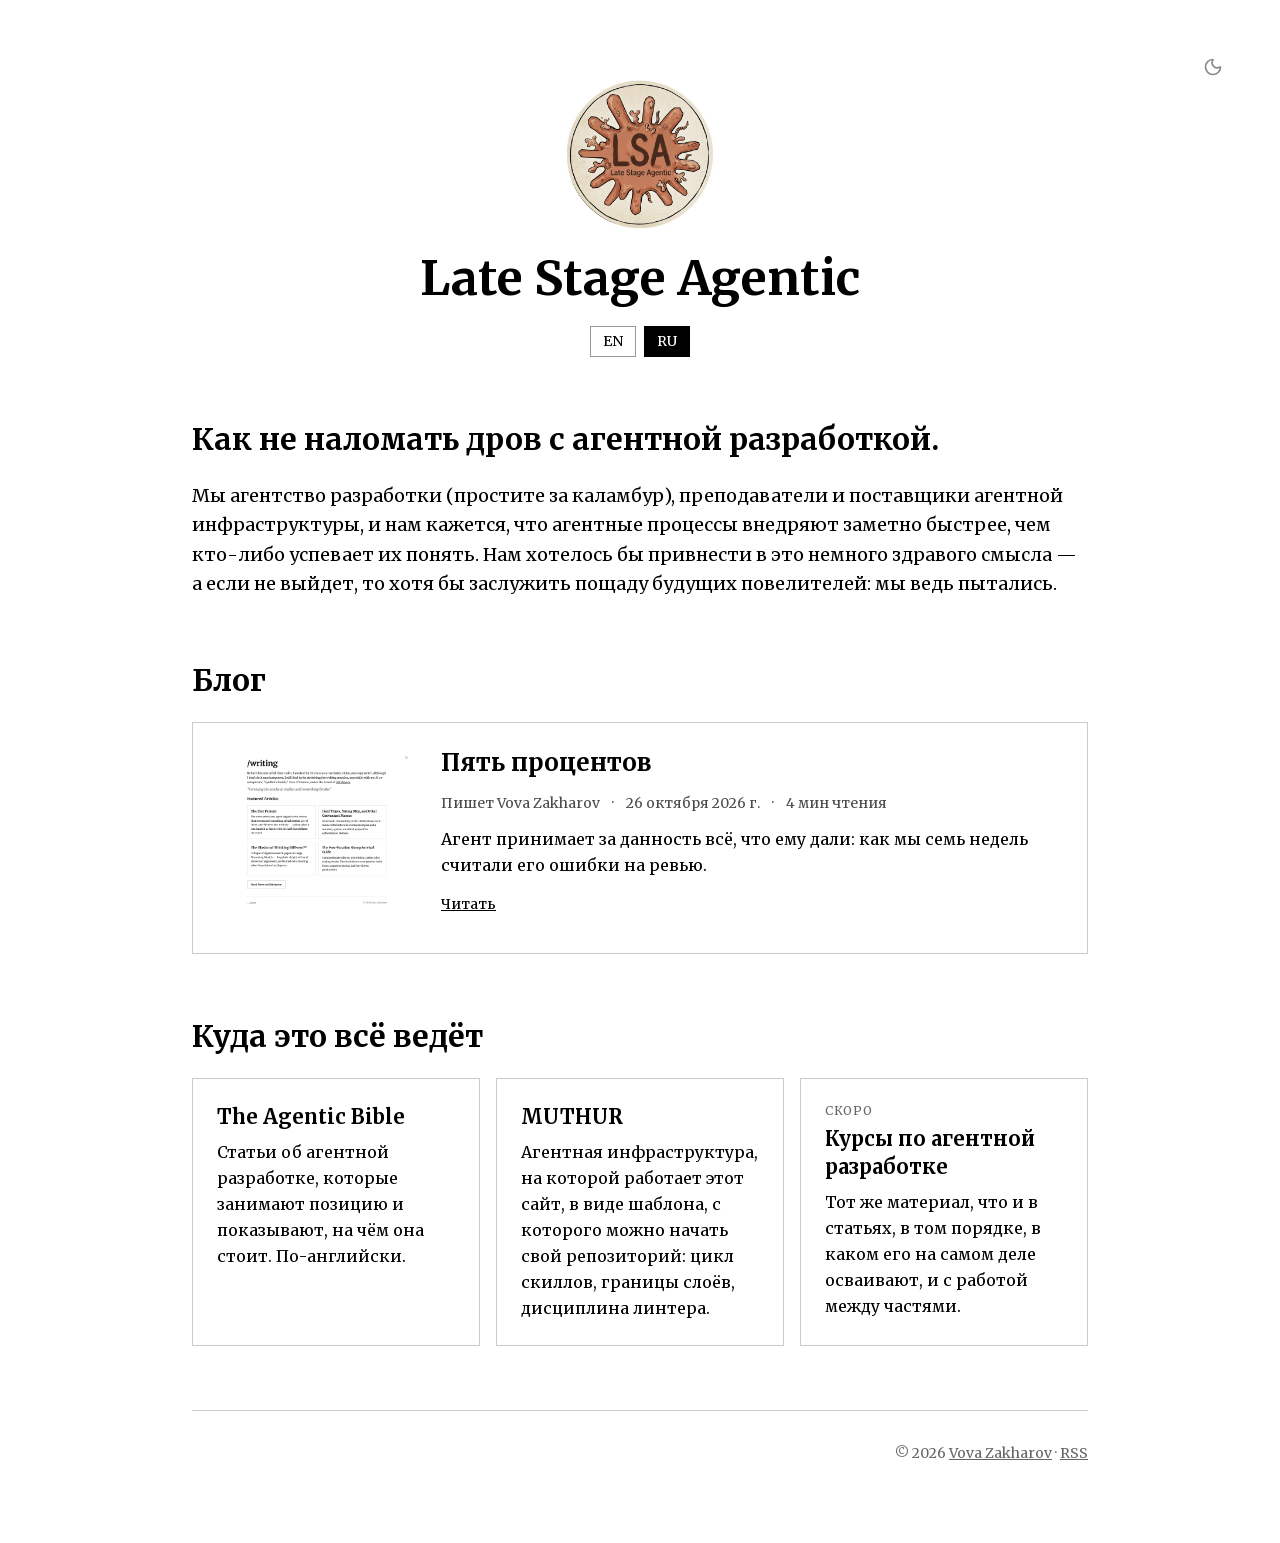
<file: ru.html>
<!DOCTYPE html><!--qveeIXzvKGFK8ng8kKFvz--><html lang="en" data-site="lsa" class="merriweather_e65d94df-module__vXjjqq__variable jetbrains_mono_45f7e288-module__iZ_4eq__variable" data-mantine-color-scheme="light"><head><meta charSet="utf-8"/><meta name="viewport" content="width=device-width, initial-scale=1"/><link rel="preload" href="/_next/static/media/248e1dc0efc99276-s.p.8a6b2436.woff2" as="font" crossorigin="" type="font/woff2"/><link rel="preload" href="/_next/static/media/70bc3e132a0a741e-s.p.15008bfb.woff2" as="font" crossorigin="" type="font/woff2"/><link rel="preload" as="image" href="/ava.png"/><link rel="stylesheet" href="/_next/static/chunks/3365bdc44db0c183.css" data-precedence="next"/><link rel="stylesheet" href="/_next/static/chunks/17f90a7760d2340d.css" data-precedence="next"/><link rel="stylesheet" href="/_next/static/chunks/e081cfad6f7c33c3.css" data-precedence="next"/><link rel="preload" as="script" fetchPriority="low" href="/_next/static/chunks/f3f7e2cb6541253f.js"/><script src="/_next/static/chunks/4dacfad2209326a5.js" async=""></script><script src="/_next/static/chunks/148f0be3ab50cd37.js" async=""></script><script src="/_next/static/chunks/94bf88ab88646bab.js" async=""></script><script src="/_next/static/chunks/turbopack-8fab1e0576696fc8.js" async=""></script><script src="/_next/static/chunks/7cf568b716fd6d4a.js" async=""></script><script src="/_next/static/chunks/a0da1ca1bb88ca27.js" async=""></script><script src="/_next/static/chunks/cde12cf8ccbf4b82.js" async=""></script><script src="/_next/static/chunks/d099a31df5f1aa7d.js" async=""></script><script src="/_next/static/chunks/398504abcb01b8fc.js" async=""></script><script src="/_next/static/chunks/84c446b73d93f7a3.js" async=""></script><meta name="next-size-adjust" content=""/><title>Late Stage Agentic</title><meta name="description" content="Как не наломать дров с агентной разработкой."/><link rel="author" href="https://latestageagentic.com"/><meta name="author" content="Vova Zakharov"/><meta name="creator" content="Late Stage Agentic"/><link rel="canonical" href="https://latestageagentic.com/ru"/><link rel="alternate" hrefLang="en" href="https://latestageagentic.com/en"/><link rel="alternate" hrefLang="ru" href="https://latestageagentic.com/ru"/><link rel="alternate" hrefLang="x-default" href="https://latestageagentic.com/en"/><link rel="alternate" type="application/rss+xml" title="Late Stage Agentic (en)" href="https://latestageagentic.com/blog/en/feed.xml"/><link rel="alternate" type="application/rss+xml" title="Late Stage Agentic (ru)" href="https://latestageagentic.com/blog/ru/feed.xml"/><meta property="og:title" content="Late Stage Agentic"/><meta property="og:description" content="Как не наломать дров с агентной разработкой."/><meta property="og:url" content="https://latestageagentic.com"/><meta property="og:site_name" content="Late Stage Agentic"/><meta property="og:locale" content="ru_RU"/><meta property="og:image" content="https://latestageagentic.com/ava.png"/><meta property="og:image:width" content="1024"/><meta property="og:image:height" content="1024"/><meta property="og:image:alt" content="Late Stage Agentic"/><meta property="og:type" content="website"/><meta name="twitter:card" content="summary_large_image"/><meta name="twitter:site" content="@vovahimself"/><meta name="twitter:creator" content="@vovahimself"/><meta name="twitter:title" content="Late Stage Agentic"/><meta name="twitter:description" content="Как не наломать дров с агентной разработкой."/><meta name="twitter:image" content="https://latestageagentic.com/ava.png"/><script data-mantine-script="true">try {
  var _colorScheme = window.localStorage.getItem("mantine-color-scheme-value");
  var colorScheme = _colorScheme === "light" || _colorScheme === "dark" || _colorScheme === "auto" ? _colorScheme : "auto";
  var computedColorScheme = colorScheme !== "auto" ? colorScheme : window.matchMedia("(prefers-color-scheme: dark)").matches ? "dark" : "light";
  document.documentElement.setAttribute("data-mantine-color-scheme", computedColorScheme);
} catch (e) {}
</script><script>(function(a,b,c){let d=null;try{d=localStorage.getItem(a)}catch{}(d??c(navigator.languages))==="original"&&document.documentElement.setAttribute(b,"original")})("script","data-script",function(a){return a.some(a=>"ru"===a.slice(0,2).toLowerCase())?"original":"latin"})</script><script defer="" src="https://stats.vovazakharov.com/app.js" data-website-id="1d5168b8-0a1b-42ff-bf4f-006e903fd1d8" data-domains="latestageagentic.com" data-exclude-hash="true"></script><script src="/_next/static/chunks/a6dad97d9634a72d.js" noModule=""></script></head><body><div hidden=""><!--$--><!--/$--></div><style data-mantine-styles="true">:root, :host{--mantine-color-white: var(--color-background);--mantine-color-black: var(--color-foreground);--mantine-line-height: 1.5;--mantine-font-family: var(--font-body);--mantine-font-family-monospace: var(--font-mono), monospace;--mantine-font-family-headings: var(--font-body);--mantine-heading-font-weight: var(--font-heading-weight);--mantine-radius-default: var(--radius-default);--mantine-primary-color-filled: var(--mantine-color-accent-filled);--mantine-primary-color-filled-hover: var(--mantine-color-accent-filled-hover);--mantine-primary-color-light: var(--mantine-color-accent-light);--mantine-primary-color-light-hover: var(--mantine-color-accent-light-hover);--mantine-primary-color-light-color: var(--mantine-color-accent-light-color);--mantine-breakpoint-xs: 30em;--mantine-breakpoint-sm: 40em;--mantine-breakpoint-md: 48em;--mantine-breakpoint-lg: 64em;--mantine-breakpoint-xl: 80em;--mantine-font-size-xs: 12px;--mantine-font-size-sm: 14px;--mantine-font-size-md: 16px;--mantine-font-size-lg: 18px;--mantine-font-size-xl: 20px;--mantine-line-height-xs: 1.3333;--mantine-line-height-sm: 1.4286;--mantine-line-height-md: 1.5;--mantine-line-height-lg: 1.5556;--mantine-line-height-xl: 1.4;--mantine-primary-color-0: var(--mantine-color-accent-0);--mantine-primary-color-1: var(--mantine-color-accent-1);--mantine-primary-color-2: var(--mantine-color-accent-2);--mantine-primary-color-3: var(--mantine-color-accent-3);--mantine-primary-color-4: var(--mantine-color-accent-4);--mantine-primary-color-5: var(--mantine-color-accent-5);--mantine-primary-color-6: var(--mantine-color-accent-6);--mantine-primary-color-7: var(--mantine-color-accent-7);--mantine-primary-color-8: var(--mantine-color-accent-8);--mantine-primary-color-9: var(--mantine-color-accent-9);--mantine-color-accent-0: var(--color-accent);--mantine-color-accent-1: var(--color-accent);--mantine-color-accent-2: var(--color-accent);--mantine-color-accent-3: var(--color-accent);--mantine-color-accent-4: var(--color-accent);--mantine-color-accent-5: var(--color-accent);--mantine-color-accent-6: var(--color-accent);--mantine-color-accent-7: var(--color-accent);--mantine-color-accent-8: var(--color-accent);--mantine-color-accent-9: var(--color-accent);--mantine-h1-font-size: 36px;--mantine-h1-line-height: 40px;--mantine-h1-font-weight: var(--font-heading-weight);--mantine-h2-font-size: 30px;--mantine-h2-line-height: 36px;--mantine-h2-font-weight: var(--font-heading-weight);--mantine-h3-font-size: 24px;--mantine-h3-line-height: 32px;--mantine-h3-font-weight: var(--font-heading-weight);--mantine-h4-font-size: 20px;--mantine-h4-line-height: 28px;--mantine-h4-font-weight: var(--font-heading-weight);--mantine-h5-font-weight: var(--font-heading-weight);--mantine-h6-font-weight: var(--font-heading-weight);--mantine-color-body: var(--color-background);--mantine-color-text: var(--color-foreground);--mantine-color-anchor: var(--color-foreground);--mantine-color-default-border: var(--color-border-hairline-strong);}

:root[data-mantine-color-scheme="dark"], :host([data-mantine-color-scheme="dark"]){--mantine-color-anchor: var(--mantine-color-accent-4);--mantine-color-accent-text: var(--mantine-color-accent-4);--mantine-color-accent-filled: var(--mantine-color-accent-8);--mantine-color-accent-filled-hover: var(--mantine-color-accent-9);--mantine-color-accent-light: color-mix(in srgb, var(--color-accent), black 50%);--mantine-color-accent-light-hover: color-mix(in srgb, var(--color-accent), black 30%);--mantine-color-accent-light-color: var(--mantine-color-accent-0);--mantine-color-accent-outline: var(--mantine-color-accent-4);--mantine-color-accent-outline-hover: color-mix(in srgb, var(--color-accent), transparent 95%);}

:root[data-mantine-color-scheme="light"], :host([data-mantine-color-scheme="light"]){--mantine-color-text: var(--color-foreground);--mantine-color-body: var(--color-background);--mantine-color-anchor: var(--mantine-color-accent-6);--mantine-color-accent-text: var(--mantine-color-accent-filled);--mantine-color-accent-filled: var(--mantine-color-accent-6);--mantine-color-accent-filled-hover: var(--mantine-color-accent-7);--mantine-color-accent-light: var(--mantine-color-accent-1);--mantine-color-accent-light-hover: var(--mantine-color-accent-2);--mantine-color-accent-light-color: var(--mantine-color-accent-9);--mantine-color-accent-outline: var(--mantine-color-accent-6);--mantine-color-accent-outline-hover: color-mix(in srgb, var(--color-accent), transparent 95%);}</style><style data-mantine-styles="classes">@media (max-width: 29.99375em) {.mantine-visible-from-xs {display: none !important;}}@media (min-width: 30em) {.mantine-hidden-from-xs {display: none !important;}}@media (max-width: 39.99375em) {.mantine-visible-from-sm {display: none !important;}}@media (min-width: 40em) {.mantine-hidden-from-sm {display: none !important;}}@media (max-width: 47.99375em) {.mantine-visible-from-md {display: none !important;}}@media (min-width: 48em) {.mantine-hidden-from-md {display: none !important;}}@media (max-width: 63.99375em) {.mantine-visible-from-lg {display: none !important;}}@media (min-width: 64em) {.mantine-hidden-from-lg {display: none !important;}}@media (max-width: 79.99375em) {.mantine-visible-from-xl {display: none !important;}}@media (min-width: 80em) {.mantine-hidden-from-xl {display: none !important;}}</style><div class="theme-corner-module-scss-module__Bh5jTq__corner"><button style="--ai-size:calc(2.375rem * var(--mantine-scale));--ai-bg:transparent;--ai-hover:transparent;--ai-color:var(--mantine-color-accent-light-color);--ai-bd:calc(0.0625rem * var(--mantine-scale)) solid transparent" class="mantine-focus-auto mantine-active theme-module-scss-module__6Zjlsa__control theme-toggle-module-scss-module__RlJyra__toggle print-hidden m_8d3f4000 mantine-ActionIcon-root m_87cf2631 mantine-UnstyledButton-root" data-variant="transparent" type="button" aria-label="Toggle theme"><span class="m_8d3afb97 mantine-ActionIcon-icon"><svg xmlns="http://www.w3.org/2000/svg" width="20" height="20" viewBox="0 0 24 24" fill="none" stroke="currentColor" stroke-width="2" stroke-linecap="round" stroke-linejoin="round" class="lucide lucide-moon theme-toggle-module-scss-module__RlJyra__whenLight" aria-hidden="true"><path d="M20.985 12.486a9 9 0 1 1-9.473-9.472c.405-.022.617.46.402.803a6 6 0 0 0 8.268 8.268c.344-.215.825-.004.803.401"></path></svg><svg xmlns="http://www.w3.org/2000/svg" width="20" height="20" viewBox="0 0 24 24" fill="none" stroke="currentColor" stroke-width="2" stroke-linecap="round" stroke-linejoin="round" class="lucide lucide-sun theme-toggle-module-scss-module__RlJyra__whenDark" aria-hidden="true"><circle cx="12" cy="12" r="4"></circle><path d="M12 2v2"></path><path d="M12 20v2"></path><path d="m4.93 4.93 1.41 1.41"></path><path d="m17.66 17.66 1.41 1.41"></path><path d="M2 12h2"></path><path d="M20 12h2"></path><path d="m6.34 17.66-1.41 1.41"></path><path d="m19.07 4.93-1.41 1.41"></path></svg></span></button></div><div class="page-shell-module-scss-module__Wao82G__page"><div style="--container-size:calc(56rem * var(--mantine-scale));padding-inline:0rem" class="m_7485cace mantine-Container-root" data-strategy="block"><div style="--stack-gap:calc(4rem * var(--mantine-scale));--stack-align:stretch;--stack-justify:flex-start" class="m_6d731127 mantine-Stack-root"><header style="--stack-gap:calc(1.5rem * var(--mantine-scale));--stack-align:center;--stack-justify:flex-start;text-align:center" class="m_6d731127 mantine-Stack-root"><div class="m_4451eb3a mantine-Center-root"><img alt="Late Stage Agentic" width="150" height="150" decoding="async" data-nimg="1" style="color:transparent;border-radius:50%" src="/ava.png"/></div><h1 style="--title-fw:var(--mantine-h1-font-weight);--title-lh:var(--mantine-h1-line-height);--title-fz:var(--mantine-h1-font-size)" class="theme-module-scss-module__6Zjlsa__title m_8a5d1357 mantine-Title-root" data-order="1">Late Stage Agentic</h1><nav style="--group-gap:calc(0.5rem * var(--mantine-scale));--group-align:center;--group-justify:flex-start;--group-wrap:wrap;font-size:var(--mantine-font-size-sm)" class="print-hidden m_4081bf90 mantine-Group-root"><a style="color:inherit" class="mantine-focus-auto m_849cf0da print-hidden chip-nav-module-scss-module__G5UbJG__chip chip-nav-module-scss-module__G5UbJG__chipLink m_b6d8b162 mantine-Text-root mantine-Anchor-root" data-inherit="true" data-underline="never" hrefLang="en" href="/en">EN</a><span class="text-link-module-scss-module__dOQDQW__printed"><a style="color:inherit" class="mantine-focus-auto m_849cf0da chip-nav-module-scss-module__G5UbJG__chip chip-nav-module-scss-module__G5UbJG__chipLink m_b6d8b162 mantine-Text-root mantine-Anchor-root" data-inherit="true" data-underline="never" href="https://latestageagentic.com/en" hrefLang="en">EN</a></span><span class="chip-nav-module-scss-module__G5UbJG__chip chip-nav-module-scss-module__G5UbJG__chipCurrent" aria-current="page">RU</span></nav></header><section class="" id="about"><div style="--stack-gap:calc(1.5rem * var(--mantine-scale));--stack-align:stretch;--stack-justify:flex-start" class="m_6d731127 mantine-Stack-root"><div style="--stack-gap:calc(1.5rem * var(--mantine-scale));--stack-align:flex-start;--stack-justify:flex-start" class="m_6d731127 mantine-Stack-root"><h2 style="--title-fw:var(--mantine-h2-font-weight);--title-lh:var(--mantine-h2-line-height);--title-fz:var(--mantine-h2-font-size)" class="theme-module-scss-module__6Zjlsa__title m_8a5d1357 mantine-Title-root" data-order="2">Как не наломать дров с агентной разработкой.</h2><p style="--text-fz:var(--mantine-font-size-lg);--text-lh:var(--mantine-line-height-lg);line-height:1.625" class="mantine-focus-auto m_b6d8b162 mantine-Text-root" data-size="lg">Мы агентство разработки (простите за каламбур), преподаватели и поставщики агентной инфраструктуры, и нам кажется, что агентные процессы внедряют заметно быстрее, чем кто-либо успевает их понять. Нам хотелось бы привнести в это немного здравого смысла — а если не выйдет, то хотя бы заслужить пощаду будущих повелителей: мы ведь пытались.</p></div></div></section><section class="" id="blog"><div style="--stack-gap:calc(1.5rem * var(--mantine-scale));--stack-align:stretch;--stack-justify:flex-start" class="m_6d731127 mantine-Stack-root"><h2 style="--title-fw:var(--mantine-h2-font-weight);--title-lh:var(--mantine-h2-line-height);--title-fz:var(--mantine-h2-font-size)" class="theme-module-scss-module__6Zjlsa__title m_8a5d1357 mantine-Title-root" data-order="2">Блог</h2><div style="--stack-gap:calc(1.5rem * var(--mantine-scale));--stack-align:stretch;--stack-justify:flex-start" class="m_6d731127 mantine-Stack-root"><div class="card-module-scss-module__9O4TTa__card m_1b7284a3 mantine-Paper-root" data-with-border="true"><div class="document-cards-module-scss-module__5frXZa__cardLayout"><img alt="" aria-hidden="true" loading="lazy" width="1280" height="1070" decoding="async" data-nimg="1" class="document-cards-module-scss-module__5frXZa__cardImage" style="color:transparent" src="/blog/assets/writing-page.png"/><div><h2 style="--title-fw:var(--mantine-h3-font-weight);--title-lh:var(--mantine-h3-line-height);--title-fz:var(--mantine-h3-font-size);margin-bottom:calc(0.5rem * var(--mantine-scale))" class="theme-module-scss-module__6Zjlsa__title m_8a5d1357 mantine-Title-root" data-size="h3" data-order="2"><a class="mantine-focus-auto m_849cf0da print-hidden m_b6d8b162 mantine-Text-root mantine-Anchor-root" data-inherit="true" data-underline="hover" href="/blog/the-five-percent/ru">Пять процентов</a><span class="text-link-module-scss-module__dOQDQW__printed"><a class="mantine-focus-auto m_849cf0da m_b6d8b162 mantine-Text-root mantine-Anchor-root" data-inherit="true" data-underline="hover" href="https://latestageagentic.com/blog/the-five-percent/ru">Пять процентов</a></span></h2><p style="--group-gap:calc(0.75rem * var(--mantine-scale));--group-align:center;--group-justify:flex-start;--group-wrap:wrap;opacity:0.7;font-size:var(--mantine-font-size-sm)" class="document-meta-module-scss-module__pZsE7W__meta document-cards-module-scss-module__5frXZa__cardMeta m_4081bf90 mantine-Group-root"><span>Пишет<!-- --> <a class="mantine-focus-auto m_849cf0da m_b6d8b162 mantine-Text-root mantine-Anchor-root" data-inherit="true" data-underline="hover" href="https://vovazakharov.com" target="_blank" rel="noopener noreferrer">Vova Zakharov</a></span><span aria-hidden="true">·</span><time dateTime="2026-10-26">26 октября 2026 г.</time><span aria-hidden="true">·</span><span>4 мин чтения</span></p><p style="margin-bottom:calc(1rem * var(--mantine-scale));line-height:1.625" class="mantine-focus-auto m_b6d8b162 mantine-Text-root">Агент принимает за данность всё, что ему дали: как мы семь недель считали его ошибки на ревью.</p><p style="--group-gap:calc(0.75rem * var(--mantine-scale));--group-align:center;--group-justify:flex-start;--group-wrap:wrap;font-size:var(--mantine-font-size-sm)" class="m_4081bf90 mantine-Group-root"><a class="mantine-focus-auto m_849cf0da print-hidden m_b6d8b162 mantine-Text-root mantine-Anchor-root" data-inherit="true" data-underline="always" href="/blog/the-five-percent/ru">Читать</a><span class="text-link-module-scss-module__dOQDQW__printed"><a class="mantine-focus-auto m_849cf0da m_b6d8b162 mantine-Text-root mantine-Anchor-root" data-inherit="true" data-underline="always" href="https://latestageagentic.com/blog/the-five-percent/ru">Читать</a></span></p></div></div></div></div></div></section><section class="" id="work"><div style="--stack-gap:calc(1.5rem * var(--mantine-scale));--stack-align:stretch;--stack-justify:flex-start" class="m_6d731127 mantine-Stack-root"><h2 style="--title-fw:var(--mantine-h2-font-weight);--title-lh:var(--mantine-h2-line-height);--title-fz:var(--mantine-h2-font-size)" class="theme-module-scss-module__6Zjlsa__title m_8a5d1357 mantine-Title-root" data-order="2">Куда это всё ведёт</h2><style data-mantine-styles="inline">.__m__-_R_2lmbdav5utb_{--sg-spacing-x:calc(1rem * var(--mantine-scale));--sg-spacing-y:calc(1rem * var(--mantine-scale));--sg-cols:1;}@media(min-width: 64em){.__m__-_R_2lmbdav5utb_{--sg-cols:3;}}</style><div class="m_2415a157 mantine-SimpleGrid-root __m__-_R_2lmbdav5utb_"><div class="card-module-scss-module__9O4TTa__card m_1b7284a3 mantine-Paper-root" data-with-border="true"><a href="https://agentic.bible" target="_blank" rel="noopener noreferrer" class="card-module-scss-module__9O4TTa__link" aria-label="The Agentic Bible"></a><h3 style="--title-fw:var(--mantine-h4-font-weight);--title-lh:var(--mantine-h4-line-height);--title-fz:var(--mantine-h4-font-size);margin-bottom:calc(0.5rem * var(--mantine-scale))" class="theme-module-scss-module__6Zjlsa__title m_8a5d1357 mantine-Title-root" data-size="h4" data-order="3">The Agentic Bible</h3><p style="line-height:1.625" class="mantine-focus-auto m_b6d8b162 mantine-Text-root">Статьи об агентной разработке, которые занимают позицию и показывают, на чём она стоит. По-английски.</p></div><div class="card-module-scss-module__9O4TTa__card m_1b7284a3 mantine-Paper-root" data-with-border="true"><a href="https://github.com/vzakharov/muthur" target="_blank" rel="noopener noreferrer" class="card-module-scss-module__9O4TTa__link" aria-label="MUTHUR"></a><h3 style="--title-fw:var(--mantine-h4-font-weight);--title-lh:var(--mantine-h4-line-height);--title-fz:var(--mantine-h4-font-size);margin-bottom:calc(0.5rem * var(--mantine-scale))" class="theme-module-scss-module__6Zjlsa__title m_8a5d1357 mantine-Title-root" data-size="h4" data-order="3">MUTHUR</h3><p style="line-height:1.625" class="mantine-focus-auto m_b6d8b162 mantine-Text-root">Агентная инфраструктура, на которой работает этот сайт, в виде шаблона, с которого можно начать свой репозиторий: цикл скиллов, границы слоёв, дисциплина линтера.</p></div><div class="card-module-scss-module__9O4TTa__card m_1b7284a3 mantine-Paper-root" data-with-border="true"><p style="--text-fz:var(--mantine-font-size-xs);--text-lh:var(--mantine-line-height-xs);margin-bottom:calc(0.375rem * var(--mantine-scale));opacity:0.6;letter-spacing:0.06em;text-transform:uppercase" class="mantine-focus-auto m_b6d8b162 mantine-Text-root" data-size="xs">Скоро</p><h3 style="--title-fw:var(--mantine-h4-font-weight);--title-lh:var(--mantine-h4-line-height);--title-fz:var(--mantine-h4-font-size);margin-bottom:calc(0.5rem * var(--mantine-scale))" class="theme-module-scss-module__6Zjlsa__title m_8a5d1357 mantine-Title-root" data-size="h4" data-order="3">Курсы по агентной разработке</h3><p style="line-height:1.625" class="mantine-focus-auto m_b6d8b162 mantine-Text-root">Тот же материал, что и в статьях, в том порядке, в каком его на самом деле осваивают, и с работой между частями.</p></div></div></div></section><footer class="print-hidden"><div style="--divider-color:var(--color-border-hairline);margin-bottom:calc(2rem * var(--mantine-scale))" class="m_3eebeb36 mantine-Divider-root" data-orientation="horizontal" role="separator"></div><div style="--group-gap:calc(2rem * var(--mantine-scale));--group-align:flex-start;--group-justify:space-between;--group-wrap:wrap" class="m_4081bf90 mantine-Group-root"><div style="--text-fz:var(--mantine-font-size-sm);--text-lh:var(--mantine-line-height-sm);min-width:min(360px, 100%);flex:1" class="mantine-focus-auto site-footer-module-scss-module__UiNxnW__note m_b6d8b162 mantine-Text-root" data-size="sm"></div><p style="--text-fz:var(--mantine-font-size-sm);--text-lh:var(--mantine-line-height-sm);opacity:0.6" class="mantine-focus-auto m_b6d8b162 mantine-Text-root" data-size="sm">© <!-- -->2026<!-- --> <a class="mantine-focus-auto m_849cf0da m_b6d8b162 mantine-Text-root mantine-Anchor-root" data-inherit="true" data-underline="always" href="https://vovazakharov.com" target="_blank" rel="noopener noreferrer">Vova Zakharov</a> · <a class="mantine-focus-auto m_849cf0da print-hidden m_b6d8b162 mantine-Text-root mantine-Anchor-root" data-inherit="true" data-underline="always" href="/blog/ru/feed.xml">RSS</a><span class="text-link-module-scss-module__dOQDQW__printed"><a class="mantine-focus-auto m_849cf0da m_b6d8b162 mantine-Text-root mantine-Anchor-root" data-inherit="true" data-underline="always" href="https://latestageagentic.com/blog/ru/feed.xml">RSS</a></span></p></div></footer></div></div></div><!--$--><!--/$--><script src="/_next/static/chunks/f3f7e2cb6541253f.js" id="_R_" async=""></script><script>(self.__next_f=self.__next_f||[]).push([0])</script><script>self.__next_f.push([1,"1:\"$Sreact.fragment\"\n2:I[9171,[\"/_next/static/chunks/7cf568b716fd6d4a.js\",\"/_next/static/chunks/a0da1ca1bb88ca27.js\",\"/_next/static/chunks/cde12cf8ccbf4b82.js\"],\"ColorSchemeScript\"]\n3:I[40203,[\"/_next/static/chunks/7cf568b716fd6d4a.js\",\"/_next/static/chunks/a0da1ca1bb88ca27.js\",\"/_next/static/chunks/cde12cf8ccbf4b82.js\"],\"ThemeProvider\"]\n4:I[753,[\"/_next/static/chunks/7cf568b716fd6d4a.js\",\"/_next/static/chunks/a0da1ca1bb88ca27.js\",\"/_next/static/chunks/cde12cf8ccbf4b82.js\"],\"ThemeToggle\"]\n5:I[99952,[\"/_next/static/chunks/d099a31df5f1aa7d.js\",\"/_next/static/chunks/398504abcb01b8fc.js\"],\"default\"]\n6:I[99258,[\"/_next/static/chunks/d099a31df5f1aa7d.js\",\"/_next/static/chunks/398504abcb01b8fc.js\"],\"default\"]\n8:I[50774,[\"/_next/static/chunks/d099a31df5f1aa7d.js\",\"/_next/static/chunks/398504abcb01b8fc.js\"],\"OutletBoundary\"]\n9:\"$Sreact.suspense\"\nb:I[50774,[\"/_next/static/chunks/d099a31df5f1aa7d.js\",\"/_next/static/chunks/398504abcb01b8fc.js\"],\"ViewportBoundary\"]\nd:I[50774,[\"/_next/static/chunks/d099a31df5f1aa7d.js\",\"/_next/static/chunks/398504abcb01b8fc.js\"],\"MetadataBoundary\"]\nf:I[85921,[\"/_next/static/chunks/d099a31df5f1aa7d.js\",\"/_next/static/chunks/398504abcb01b8fc.js\"],\"default\"]\n:HL[\"/_next/static/chunks/3365bdc44db0c183.css\",\"style\"]\n:HL[\"/_next/static/chunks/17f90a7760d2340d.css\",\"style\"]\n:HL[\"/_next/static/media/248e1dc0efc99276-s.p.8a6b2436.woff2\",\"font\",{\"crossOrigin\":\"\",\"type\":\"font/woff2\"}]\n:HL[\"/_next/static/media/70bc3e132a0a741e-s.p.15008bfb.woff2\",\"font\",{\"crossOrigin\":\"\",\"type\":\"font/woff2\"}]\n:HL[\"/_next/static/chunks/e081cfad6f7c33c3.css\",\"style\"]\n"])</script><script>self.__next_f.push([1,"0:{\"P\":null,\"b\":\"qveeIXzvKGFK8ng8kKFvz\",\"c\":[\"\",\"ru\"],\"q\":\"\",\"i\":false,\"f\":[[[\"\",{\"children\":[[\"locale\",\"ru\",\"oc\"],{\"children\":[\"__PAGE__\",{}]}]},\"$undefined\",\"$undefined\",true],[[\"$\",\"$1\",\"c\",{\"children\":[[[\"$\",\"link\",\"0\",{\"rel\":\"stylesheet\",\"href\":\"/_next/static/chunks/3365bdc44db0c183.css\",\"precedence\":\"next\",\"crossOrigin\":\"$undefined\",\"nonce\":\"$undefined\"}],[\"$\",\"link\",\"1\",{\"rel\":\"stylesheet\",\"href\":\"/_next/static/chunks/17f90a7760d2340d.css\",\"precedence\":\"next\",\"crossOrigin\":\"$undefined\",\"nonce\":\"$undefined\"}],[\"$\",\"script\",\"script-0\",{\"src\":\"/_next/static/chunks/7cf568b716fd6d4a.js\",\"async\":true,\"nonce\":\"$undefined\"}],[\"$\",\"script\",\"script-1\",{\"src\":\"/_next/static/chunks/a0da1ca1bb88ca27.js\",\"async\":true,\"nonce\":\"$undefined\"}],[\"$\",\"script\",\"script-2\",{\"src\":\"/_next/static/chunks/cde12cf8ccbf4b82.js\",\"async\":true,\"nonce\":\"$undefined\"}]],[\"$\",\"html\",null,{\"lang\":\"en\",\"data-site\":\"lsa\",\"className\":\"merriweather_e65d94df-module__vXjjqq__variable jetbrains_mono_45f7e288-module__iZ_4eq__variable\",\"suppressHydrationWarning\":true,\"data-mantine-color-scheme\":\"light\",\"children\":[[\"$\",\"head\",null,{\"children\":[[[\"$\",\"$L2\",null,{\"defaultColorScheme\":\"auto\"}],[\"$\",\"script\",null,{\"dangerouslySetInnerHTML\":{\"__html\":\"(function(a,b,c){let d=null;try{d=localStorage.getItem(a)}catch{}(d??c(navigator.languages))===\\\"original\\\"\u0026\u0026document.documentElement.setAttribute(b,\\\"original\\\")})(\\\"script\\\",\\\"data-script\\\",function(a){return a.some(a=\u003e\\\"ru\\\"===a.slice(0,2).toLowerCase())?\\\"original\\\":\\\"latin\\\"})\"}}]],[\"$\",\"script\",null,{\"defer\":true,\"src\":\"https://stats.vovazakharov.com/app.js\",\"data-website-id\":\"1d5168b8-0a1b-42ff-bf4f-006e903fd1d8\",\"data-domains\":\"latestageagentic.com\",\"data-exclude-hash\":\"true\"}]]}],[\"$\",\"body\",null,{\"children\":[\"$\",\"$L3\",null,{\"children\":[[\"$\",\"div\",null,{\"className\":\"theme-corner-module-scss-module__Bh5jTq__corner\",\"children\":[\"$\",\"$L4\",null,{\"label\":\"Toggle theme\"}]}],[\"$\",\"$L5\",null,{\"parallelRouterKey\":\"children\",\"error\":\"$undefined\",\"errorStyles\":\"$undefined\",\"errorScripts\":\"$undefined\",\"template\":[\"$\",\"$L6\",null,{}],\"templateStyles\":\"$undefined\",\"templateScripts\":\"$undefined\",\"notFound\":[[[\"$\",\"title\",null,{\"children\":\"404: This page could not be found.\"}],[\"$\",\"div\",null,{\"style\":{\"fontFamily\":\"system-ui,\\\"Segoe UI\\\",Roboto,Helvetica,Arial,sans-serif,\\\"Apple Color Emoji\\\",\\\"Segoe UI Emoji\\\"\",\"height\":\"100vh\",\"textAlign\":\"center\",\"display\":\"flex\",\"flexDirection\":\"column\",\"alignItems\":\"center\",\"justifyContent\":\"center\"},\"children\":[\"$\",\"div\",null,{\"children\":[[\"$\",\"style\",null,{\"dangerouslySetInnerHTML\":{\"__html\":\"body{color:#000;background:#fff;margin:0}.next-error-h1{border-right:1px solid rgba(0,0,0,.3)}@media (prefers-color-scheme:dark){body{color:#fff;background:#000}.next-error-h1{border-right:1px solid rgba(255,255,255,.3)}}\"}}],[\"$\",\"h1\",null,{\"className\":\"next-error-h1\",\"style\":{\"display\":\"inline-block\",\"margin\":\"0 20px 0 0\",\"padding\":\"0 23px 0 0\",\"fontSize\":24,\"fontWeight\":500,\"verticalAlign\":\"top\",\"lineHeight\":\"49px\"},\"children\":404}],[\"$\",\"div\",null,{\"style\":{\"display\":\"inline-block\"},\"children\":[\"$\",\"h2\",null,{\"style\":{\"fontSize\":14,\"fontWeight\":400,\"lineHeight\":\"49px\",\"margin\":0},\"children\":\"This page could not be found.\"}]}]]}]}]],[]],\"forbidden\":\"$undefined\",\"unauthorized\":\"$undefined\"}]]}]}]]}]]}],{\"children\":[[\"$\",\"$1\",\"c\",{\"children\":[null,[\"$\",\"$L5\",null,{\"parallelRouterKey\":\"children\",\"error\":\"$undefined\",\"errorStyles\":\"$undefined\",\"errorScripts\":\"$undefined\",\"template\":[\"$\",\"$L6\",null,{}],\"templateStyles\":\"$undefined\",\"templateScripts\":\"$undefined\",\"notFound\":\"$undefined\",\"forbidden\":\"$undefined\",\"unauthorized\":\"$undefined\"}]]}],{\"children\":[[\"$\",\"$1\",\"c\",{\"children\":[\"$L7\",[[\"$\",\"link\",\"0\",{\"rel\":\"stylesheet\",\"href\":\"/_next/static/chunks/e081cfad6f7c33c3.css\",\"precedence\":\"next\",\"crossOrigin\":\"$undefined\",\"nonce\":\"$undefined\"}],[\"$\",\"script\",\"script-0\",{\"src\":\"/_next/static/chunks/84c446b73d93f7a3.js\",\"async\":true,\"nonce\":\"$undefined\"}]],[\"$\",\"$L8\",null,{\"children\":[\"$\",\"$9\",null,{\"name\":\"Next.MetadataOutlet\",\"children\":\"$@a\"}]}]]}],{},null,false,false]},null,false,false]},null,false,false],[\"$\",\"$1\",\"h\",{\"children\":[null,[\"$\",\"$Lb\",null,{\"children\":\"$@c\"}],[\"$\",\"div\",null,{\"hidden\":true,\"children\":[\"$\",\"$Ld\",null,{\"children\":[\"$\",\"$9\",null,{\"name\":\"Next.Metadata\",\"children\":\"$@e\"}]}]}],[\"$\",\"meta\",null,{\"name\":\"next-size-adjust\",\"content\":\"\"}]]}],false]],\"m\":\"$undefined\",\"G\":[\"$f\",[]],\"S\":true}\n"])</script><script>self.__next_f.push([1,"c:[[\"$\",\"meta\",\"0\",{\"charSet\":\"utf-8\"}],[\"$\",\"meta\",\"1\",{\"name\":\"viewport\",\"content\":\"width=device-width, initial-scale=1\"}]]\n"])</script><script>self.__next_f.push([1,"e:[[\"$\",\"title\",\"0\",{\"children\":\"Late Stage Agentic\"}],[\"$\",\"meta\",\"1\",{\"name\":\"description\",\"content\":\"Как не наломать дров с агентной разработкой.\"}],[\"$\",\"link\",\"2\",{\"rel\":\"author\",\"href\":\"https://latestageagentic.com\"}],[\"$\",\"meta\",\"3\",{\"name\":\"author\",\"content\":\"Vova Zakharov\"}],[\"$\",\"meta\",\"4\",{\"name\":\"creator\",\"content\":\"Late Stage Agentic\"}],[\"$\",\"link\",\"5\",{\"rel\":\"canonical\",\"href\":\"https://latestageagentic.com/ru\"}],[\"$\",\"link\",\"6\",{\"rel\":\"alternate\",\"hrefLang\":\"en\",\"href\":\"https://latestageagentic.com/en\"}],[\"$\",\"link\",\"7\",{\"rel\":\"alternate\",\"hrefLang\":\"ru\",\"href\":\"https://latestageagentic.com/ru\"}],[\"$\",\"link\",\"8\",{\"rel\":\"alternate\",\"hrefLang\":\"x-default\",\"href\":\"https://latestageagentic.com/en\"}],[\"$\",\"link\",\"9\",{\"rel\":\"alternate\",\"type\":\"application/rss+xml\",\"title\":\"Late Stage Agentic (en)\",\"href\":\"https://latestageagentic.com/blog/en/feed.xml\"}],[\"$\",\"link\",\"10\",{\"rel\":\"alternate\",\"type\":\"application/rss+xml\",\"title\":\"Late Stage Agentic (ru)\",\"href\":\"https://latestageagentic.com/blog/ru/feed.xml\"}],[\"$\",\"meta\",\"11\",{\"property\":\"og:title\",\"content\":\"Late Stage Agentic\"}],[\"$\",\"meta\",\"12\",{\"property\":\"og:description\",\"content\":\"Как не наломать дров с агентной разработкой.\"}],[\"$\",\"meta\",\"13\",{\"property\":\"og:url\",\"content\":\"https://latestageagentic.com\"}],[\"$\",\"meta\",\"14\",{\"property\":\"og:site_name\",\"content\":\"Late Stage Agentic\"}],[\"$\",\"meta\",\"15\",{\"property\":\"og:locale\",\"content\":\"ru_RU\"}],[\"$\",\"meta\",\"16\",{\"property\":\"og:image\",\"content\":\"https://latestageagentic.com/ava.png\"}],[\"$\",\"meta\",\"17\",{\"property\":\"og:image:width\",\"content\":\"1024\"}],[\"$\",\"meta\",\"18\",{\"property\":\"og:image:height\",\"content\":\"1024\"}],[\"$\",\"meta\",\"19\",{\"property\":\"og:image:alt\",\"content\":\"Late Stage Agentic\"}],[\"$\",\"meta\",\"20\",{\"property\":\"og:type\",\"content\":\"website\"}],[\"$\",\"meta\",\"21\",{\"name\":\"twitter:card\",\"content\":\"summary_large_image\"}],[\"$\",\"meta\",\"22\",{\"name\":\"twitter:site\",\"content\":\"@vovahimself\"}],[\"$\",\"meta\",\"23\",{\"name\":\"twitter:creator\",\"content\":\"@vovahimself\"}],[\"$\",\"meta\",\"24\",{\"name\":\"twitter:title\",\"content\":\"Late Stage Agentic\"}],[\"$\",\"meta\",\"25\",{\"name\":\"twitter:description\",\"content\":\"Как не наломать дров с агентной разработкой.\"}],[\"$\",\"meta\",\"26\",{\"name\":\"twitter:image\",\"content\":\"https://latestageagentic.com/ava.png\"}]]\n"])</script><script>self.__next_f.push([1,"a:null\n"])</script><script>self.__next_f.push([1,"10:I[34551,[\"/_next/static/chunks/7cf568b716fd6d4a.js\",\"/_next/static/chunks/a0da1ca1bb88ca27.js\",\"/_next/static/chunks/cde12cf8ccbf4b82.js\",\"/_next/static/chunks/84c446b73d93f7a3.js\"],\"Box\"]\n11:I[28415,[\"/_next/static/chunks/7cf568b716fd6d4a.js\",\"/_next/static/chunks/a0da1ca1bb88ca27.js\",\"/_next/static/chunks/cde12cf8ccbf4b82.js\",\"/_next/static/chunks/84c446b73d93f7a3.js\"],\"Container\"]\n12:I[94086,[\"/_next/static/chunks/7cf568b716fd6d4a.js\",\"/_next/static/chunks/a0da1ca1bb88ca27.js\",\"/_next/static/chunks/cde12cf8ccbf4b82.js\",\"/_next/static/chunks/84c446b73d93f7a3.js\"],\"Stack\"]\n13:I[54537,[\"/_next/static/chunks/7cf568b716fd6d4a.js\",\"/_next/static/chunks/a0da1ca1bb88ca27.js\",\"/_next/static/chunks/cde12cf8ccbf4b82.js\",\"/_next/static/chunks/84c446b73d93f7a3.js\"],\"Center\"]\n14:I[77848,[\"/_next/static/chunks/7cf568b716fd6d4a.js\",\"/_next/static/chunks/a0da1ca1bb88ca27.js\",\"/_next/static/chunks/cde12cf8ccbf4b82.js\",\"/_next/static/chunks/84c446b73d93f7a3.js\"],\"Image\"]\n15:I[81980,[\"/_next/static/chunks/7cf568b716fd6d4a.js\",\"/_next/static/chunks/a0da1ca1bb88ca27.js\",\"/_next/static/chunks/cde12cf8ccbf4b82.js\",\"/_next/static/chunks/84c446b73d93f7a3.js\"],\"Title\"]\n16:I[55816,[\"/_next/static/chunks/7cf568b716fd6d4a.js\",\"/_next/static/chunks/a0da1ca1bb88ca27.js\",\"/_next/static/chunks/cde12cf8ccbf4b82.js\",\"/_next/static/chunks/84c446b73d93f7a3.js\"],\"ChipNav\"]\n17:I[27835,[\"/_next/static/chunks/7cf568b716fd6d4a.js\",\"/_next/static/chunks/a0da1ca1bb88ca27.js\",\"/_next/static/chunks/cde12cf8ccbf4b82.js\",\"/_next/static/chunks/84c446b73d93f7a3.js\"],\"Text\"]\n18:I[1651,[\"/_next/static/chunks/7cf568b716fd6d4a.js\",\"/_next/static/chunks/a0da1ca1bb88ca27.js\",\"/_next/static/chunks/cde12cf8ccbf4b82.js\",\"/_next/static/chunks/84c446b73d93f7a3.js\"],\"Paper\"]\n19:I[91376,[\"/_next/static/chunks/7cf568b716fd6d4a.js\",\"/_next/static/chunks/a0da1ca1bb88ca27.js\",\"/_next/static/chunks/cde12cf8ccbf4b82.js\",\"/_next/static/chunks/84c446b73d93f7a3.js\"],\"TextLink\"]\n1a:I[54448,[\"/_next/static/chunks/7cf568b716fd6d4a.js\",\"/_next/static/chunks/a0da1ca1bb88ca27.js\",\"/_next/static/chunks/cde12cf8ccbf4b82.js\",\"/_next/static/chunks/84c446b73d93f7a3.js\"],\"Group\"]\n1b:I[75421,[\"/_next/static/chunks/7cf568b716fd6d4a.js\",\"/_next/static/chunks/a0da1ca1bb88ca27.js\",\"/_next/static/chunks/cde12cf8ccbf4b82.js\",\"/_next/static/chunks/84c446b73d93f7a3.js\"],\"SimpleGrid\"]\n1c:I[2287,[\"/_next/static/chunks/7cf568b716fd6d4a.js\",\"/_next/static/chunks/a0da1ca1bb88ca27.js\",\"/_next/static/chunks/cde12cf8ccbf4b82.js\",\"/_next/static/chunks/84c446b73d93f7a3.js\"],\"Divider\"]\n"])</script><script>self.__next_f.push([1,"7:[\"$\",\"$L10\",null,{\"className\":\"page-shell-module-scss-module__Wao82G__page\",\"children\":[\"$\",\"$L11\",null,{\"size\":896,\"px\":0,\"children\":[\"$\",\"$L12\",null,{\"gap\":64,\"children\":[[\"$\",\"$L12\",null,{\"component\":\"header\",\"gap\":24,\"ta\":\"center\",\"align\":\"center\",\"children\":[[\"$\",\"$L13\",null,{\"children\":[\"$\",\"$L14\",null,{\"src\":\"/ava.png\",\"alt\":\"Late Stage Agentic\",\"width\":150,\"height\":150,\"style\":{\"borderRadius\":\"50%\"},\"priority\":true}]}],[\"$\",\"$L15\",null,{\"order\":1,\"children\":\"Late Stage Agentic\"}],[\"$\",\"$L16\",null,{\"chips\":[{\"label\":\"EN\",\"href\":\"/en\",\"hrefLang\":\"en\",\"current\":false},{\"label\":\"RU\",\"href\":\"/ru\",\"hrefLang\":\"ru\",\"current\":true}]}]]}],[\"$\",\"$L10\",null,{\"component\":\"section\",\"id\":\"about\",\"children\":[\"$\",\"$L12\",null,{\"gap\":24,\"children\":[false,[\"$\",\"$L12\",null,{\"gap\":24,\"align\":\"flex-start\",\"children\":[[\"$\",\"$L15\",null,{\"order\":2,\"children\":\"Как не наломать дров с агентной разработкой.\"}],[\"$\",\"$L17\",null,{\"size\":\"lg\",\"lh\":1.625,\"children\":\"Мы агентство разработки (простите за каламбур), преподаватели и поставщики агентной инфраструктуры, и нам кажется, что агентные процессы внедряют заметно быстрее, чем кто-либо успевает их понять. Нам хотелось бы привнести в это немного здравого смысла — а если не выйдет, то хотя бы заслужить пощаду будущих повелителей: мы ведь пытались.\"}]]}]]}]}],[\"$\",\"$L10\",null,{\"component\":\"section\",\"id\":\"blog\",\"children\":[\"$\",\"$L12\",null,{\"gap\":24,\"children\":[false,[[\"$\",\"$L15\",null,{\"order\":2,\"children\":\"Блог\"}],[\"$\",\"$L12\",null,{\"gap\":24,\"children\":[[\"$\",\"$L18\",\"the-five-percent\",{\"withBorder\":true,\"className\":\"card-module-scss-module__9O4TTa__card\",\"children\":[\"$\",\"div\",null,{\"className\":\"document-cards-module-scss-module__5frXZa__cardLayout\",\"children\":[[\"$\",\"$L14\",null,{\"src\":\"/blog/assets/writing-page.png\",\"width\":1280,\"height\":1070,\"alt\":\"\",\"aria-hidden\":true,\"className\":\"document-cards-module-scss-module__5frXZa__cardImage\"}],[\"$\",\"div\",null,{\"children\":[[\"$\",\"$L15\",null,{\"order\":2,\"size\":\"h3\",\"mb\":8,\"children\":[\"$\",\"$L19\",null,{\"underline\":\"hover\",\"href\":\"/blog/the-five-percent/ru\",\"children\":\"Пять процентов\"}]}],[\"$\",\"$L1a\",null,{\"component\":\"p\",\"gap\":12,\"wrap\":\"wrap\",\"fz\":\"sm\",\"opacity\":0.7,\"className\":\"document-meta-module-scss-module__pZsE7W__meta document-cards-module-scss-module__5frXZa__cardMeta\",\"children\":[[[\"$\",\"span\",null,{\"children\":[\"Пишет\",\" \",[\"$\",\"$L19\",null,{\"underline\":\"hover\",\"href\":\"https://vovazakharov.com\",\"children\":\"Vova Zakharov\"}]]}],[\"$\",\"span\",null,{\"aria-hidden\":true,\"children\":\"·\"}]],[\"$\",\"time\",null,{\"dateTime\":\"2026-10-26\",\"children\":\"26 октября 2026 г.\"}],[\"$\",\"span\",null,{\"aria-hidden\":true,\"children\":\"·\"}],[\"$\",\"span\",null,{\"children\":\"4 мин чтения\"}],false]}],[\"$\",\"$L17\",null,{\"lh\":1.625,\"mb\":16,\"children\":\"Агент принимает за данность всё, что ему дали: как мы семь недель считали его ошибки на ревью.\"}],[\"$\",\"$L1a\",null,{\"component\":\"p\",\"gap\":12,\"wrap\":\"wrap\",\"fz\":\"sm\",\"children\":[[\"$\",\"$L19\",null,{\"href\":\"/blog/the-five-percent/ru\",\"children\":\"Читать\"}],[]]}]]}]]}]}]]}]]]}]}],[\"$\",\"$L10\",null,{\"component\":\"section\",\"id\":\"work\",\"children\":[\"$\",\"$L12\",null,{\"gap\":24,\"children\":[false,[[\"$\",\"$L15\",null,{\"order\":2,\"children\":\"Куда это всё ведёт\"}],[\"$\",\"$L1b\",null,{\"cols\":{\"base\":1,\"lg\":3},\"spacing\":16,\"children\":[[\"$\",\"$L18\",\"bible\",{\"withBorder\":true,\"className\":\"card-module-scss-module__9O4TTa__card\",\"children\":[[\"$\",\"a\",null,{\"href\":\"https://agentic.bible\",\"target\":\"_blank\",\"rel\":\"noopener noreferrer\",\"className\":\"card-module-scss-module__9O4TTa__link\",\"aria-label\":\"The Agentic Bible\"}],false,[\"$\",\"$L15\",null,{\"order\":3,\"size\":\"h4\",\"mb\":8,\"children\":\"The Agentic Bible\"}],[\"$\",\"$L17\",null,{\"lh\":1.625,\"children\":\"Статьи об агентной разработке, которые занимают позицию и показывают, на чём она стоит. По-английски.\"}]]}],[\"$\",\"$L18\",\"muthur\",{\"withBorder\":true,\"className\":\"card-module-scss-module__9O4TTa__card\",\"children\":[[\"$\",\"a\",null,{\"href\":\"https://github.com/vzakharov/muthur\",\"target\":\"_blank\",\"rel\":\"noopener noreferrer\",\"className\":\"card-module-scss-module__9O4TTa__link\",\"aria-label\":\"MUTHUR\"}],false,[\"$\",\"$L15\",null,{\"order\":3,\"size\":\"h4\",\"mb\":8,\"children\":\"MUTHUR\"}],[\"$\",\"$L17\",null,{\"lh\":1.625,\"children\":\"Агентная инфраструктура, на которой работает этот сайт, в виде шаблона, с которого можно начать свой репозиторий: цикл скиллов, границы слоёв, дисциплина линтера.\"}]]}],[\"$\",\"$L18\",\"courses\",{\"withBorder\":true,\"className\":\"card-module-scss-module__9O4TTa__card\",\"children\":[false,[\"$\",\"$L17\",null,{\"size\":\"xs\",\"tt\":\"uppercase\",\"opacity\":0.6,\"mb\":6,\"lts\":\"0.06em\",\"children\":\"Скоро\"}],[\"$\",\"$L15\",null,{\"order\":3,\"size\":\"h4\",\"mb\":8,\"children\":\"Курсы по агентной разработке\"}],[\"$\",\"$L17\",null,{\"lh\":1.625,\"children\":\"Тот же материал, что и в статьях, в том порядке, в каком его на самом деле осваивают, и с работой между частями.\"}]]}]]}]]]}]}],[\"$\",\"$L10\",null,{\"component\":\"footer\",\"className\":\"print-hidden\",\"children\":[[\"$\",\"$L1c\",null,{\"mb\":32,\"color\":\"var(--color-border-hairline)\"}],\"$L1d\"]}]]}]}]}]\n"])</script><script>self.__next_f.push([1,"1d:[\"$\",\"$L1a\",null,{\"justify\":\"space-between\",\"align\":\"flex-start\",\"gap\":32,\"children\":[[\"$\",\"$L17\",null,{\"component\":\"div\",\"className\":\"site-footer-module-scss-module__UiNxnW__note\",\"size\":\"sm\",\"flex\":1,\"miw\":\"min(360px, 100%)\",\"children\":false}],[\"$\",\"$L17\",null,{\"size\":\"sm\",\"opacity\":0.6,\"children\":[\"© \",2026,\" \",[\"$\",\"$L19\",null,{\"href\":\"https://vovazakharov.com\",\"children\":\"Vova Zakharov\"}],[\" · \",[\"$\",\"$L19\",null,{\"href\":\"/blog/ru/feed.xml\",\"children\":\"RSS\"}]]]}]]}]\n"])</script></body></html>
</file>
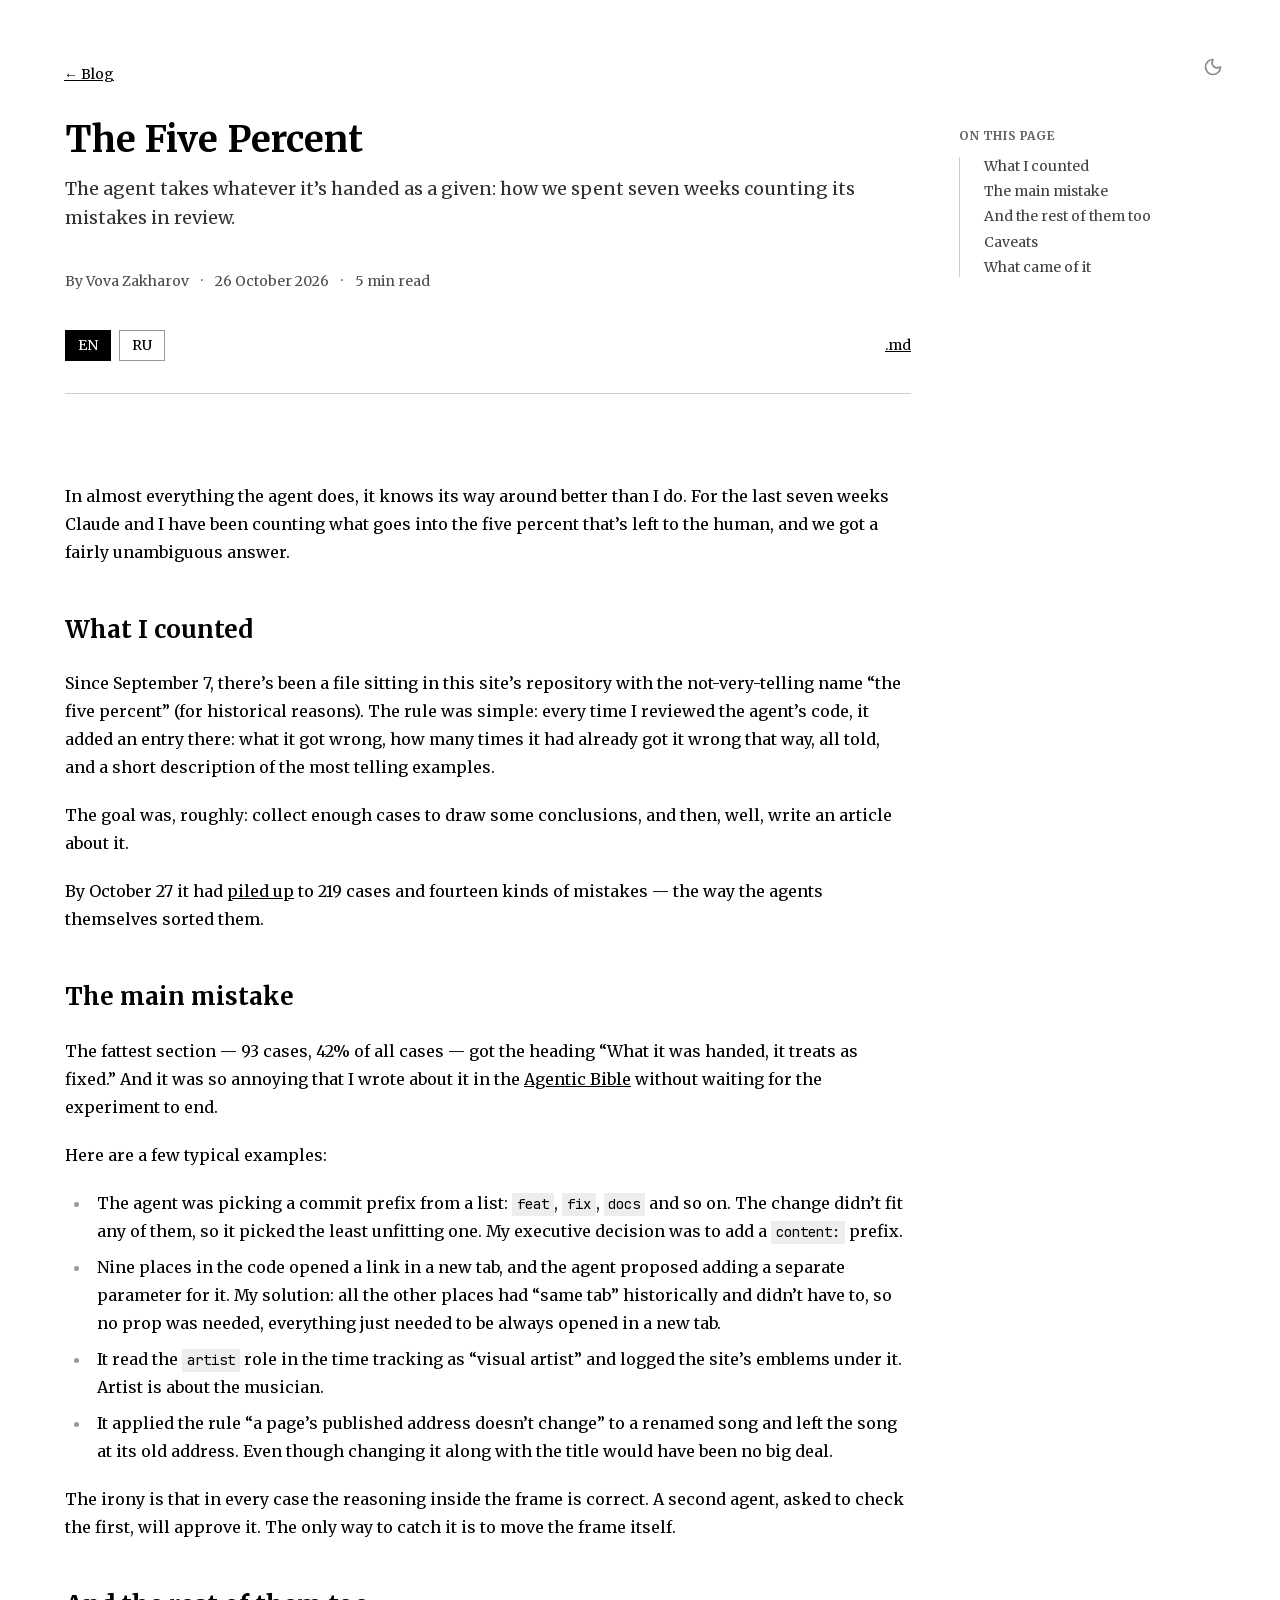
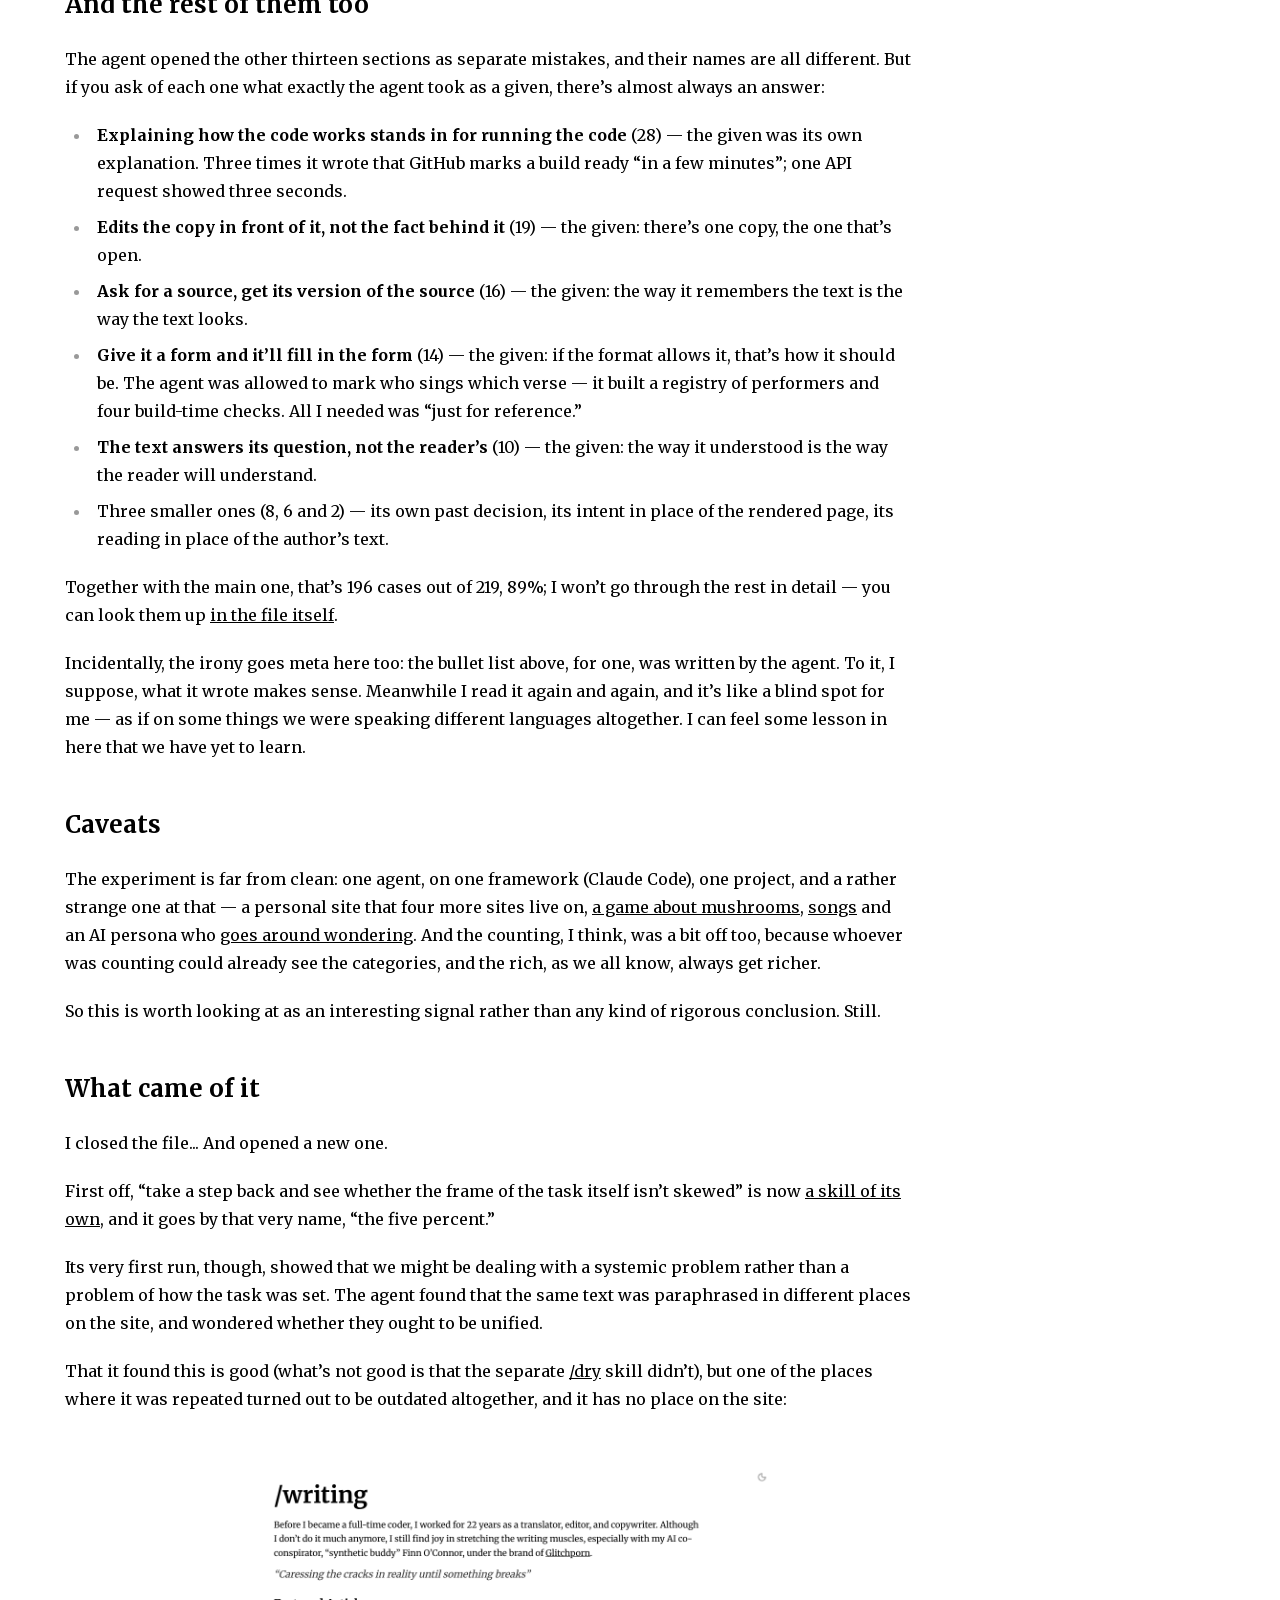
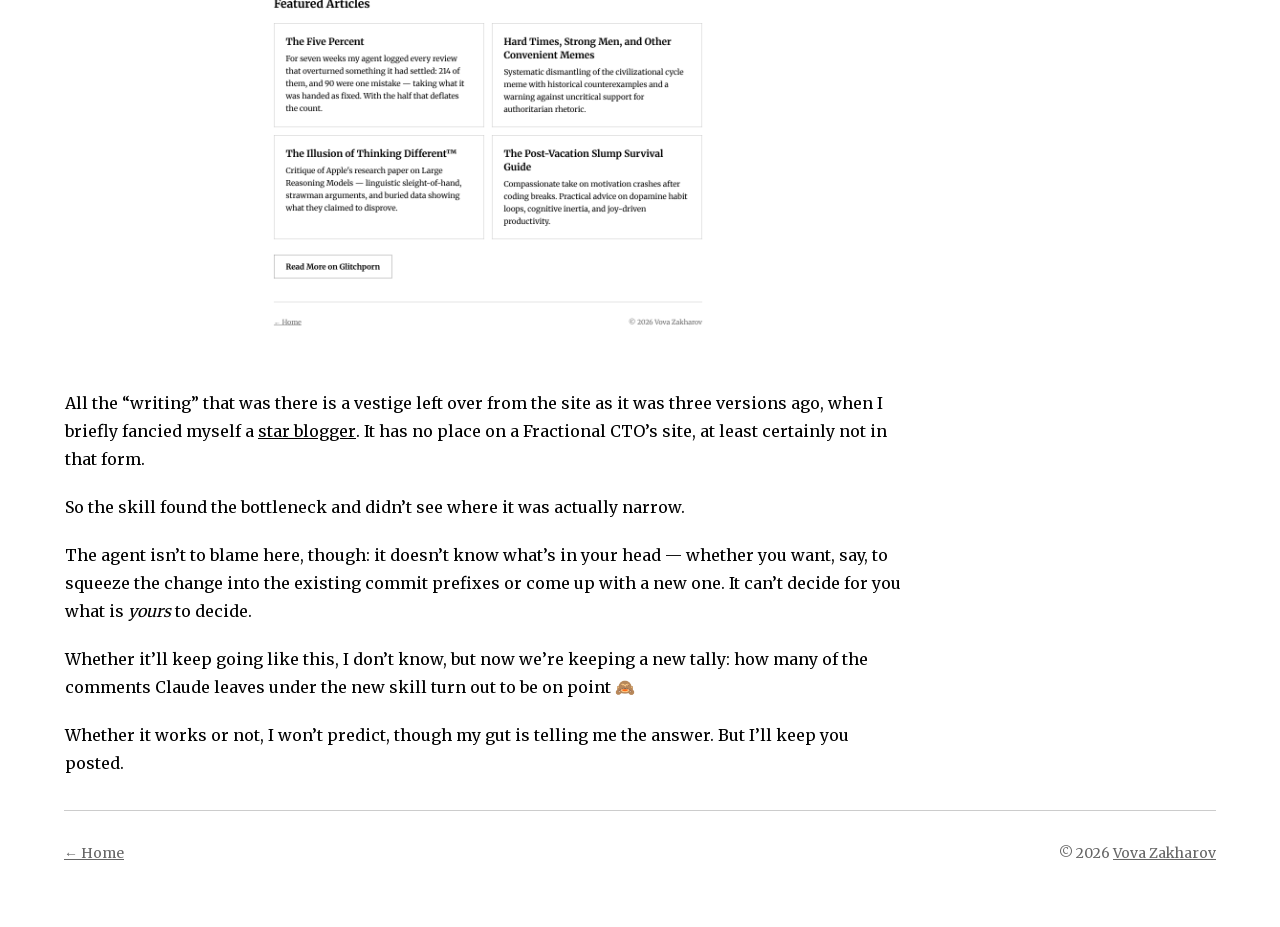
<file: blog/the-five-percent.html>
<!DOCTYPE html><!--qveeIXzvKGFK8ng8kKFvz--><html lang="en" data-site="lsa" class="merriweather_e65d94df-module__vXjjqq__variable jetbrains_mono_45f7e288-module__iZ_4eq__variable" data-mantine-color-scheme="light"><head><meta charSet="utf-8"/><meta name="viewport" content="width=device-width, initial-scale=1"/><link rel="preload" href="/_next/static/media/248e1dc0efc99276-s.p.8a6b2436.woff2" as="font" crossorigin="" type="font/woff2"/><link rel="preload" href="/_next/static/media/70bc3e132a0a741e-s.p.15008bfb.woff2" as="font" crossorigin="" type="font/woff2"/><link rel="stylesheet" href="/_next/static/chunks/3365bdc44db0c183.css" data-precedence="next"/><link rel="stylesheet" href="/_next/static/chunks/17f90a7760d2340d.css" data-precedence="next"/><link rel="stylesheet" href="/_next/static/chunks/e081cfad6f7c33c3.css" data-precedence="next"/><link rel="stylesheet" href="/_next/static/chunks/56b97df332fdd65a.css" data-precedence="next"/><link rel="preload" as="script" fetchPriority="low" href="/_next/static/chunks/f3f7e2cb6541253f.js"/><script src="/_next/static/chunks/4dacfad2209326a5.js" async=""></script><script src="/_next/static/chunks/148f0be3ab50cd37.js" async=""></script><script src="/_next/static/chunks/94bf88ab88646bab.js" async=""></script><script src="/_next/static/chunks/turbopack-8fab1e0576696fc8.js" async=""></script><script src="/_next/static/chunks/7cf568b716fd6d4a.js" async=""></script><script src="/_next/static/chunks/a0da1ca1bb88ca27.js" async=""></script><script src="/_next/static/chunks/cde12cf8ccbf4b82.js" async=""></script><script src="/_next/static/chunks/d099a31df5f1aa7d.js" async=""></script><script src="/_next/static/chunks/398504abcb01b8fc.js" async=""></script><script src="/_next/static/chunks/6bc06a43dbe36c94.js" async=""></script><meta name="next-size-adjust" content=""/><title>The Five Percent</title><meta name="description" content="The agent takes whatever it’s handed as a given: how we spent seven weeks counting its mistakes in review."/><link rel="author" href="https://latestageagentic.com"/><meta name="author" content="Vova Zakharov"/><meta name="creator" content="Late Stage Agentic"/><link rel="canonical" href="https://latestageagentic.com/blog/the-five-percent/en"/><link rel="alternate" hrefLang="en" href="https://latestageagentic.com/blog/the-five-percent/en"/><link rel="alternate" hrefLang="ru" href="https://latestageagentic.com/blog/the-five-percent/ru"/><link rel="alternate" hrefLang="x-default" href="https://latestageagentic.com/blog/the-five-percent/en"/><link rel="alternate" type="application/rss+xml" title="Late Stage Agentic (en)" href="https://latestageagentic.com/blog/en/feed.xml"/><link rel="alternate" type="application/rss+xml" title="Late Stage Agentic (ru)" href="https://latestageagentic.com/blog/ru/feed.xml"/><meta property="og:title" content="The Five Percent"/><meta property="og:description" content="The agent takes whatever it’s handed as a given: how we spent seven weeks counting its mistakes in review."/><meta property="og:url" content="https://latestageagentic.com/blog/the-five-percent/en"/><meta property="og:site_name" content="Late Stage Agentic"/><meta property="og:locale" content="en_US"/><meta property="og:image" content="https://latestageagentic.com/ava.png"/><meta property="og:image:width" content="1024"/><meta property="og:image:height" content="1024"/><meta property="og:image:alt" content="Late Stage Agentic"/><meta property="og:type" content="article"/><meta name="twitter:card" content="summary_large_image"/><meta name="twitter:site" content="@vovahimself"/><meta name="twitter:creator" content="@vovahimself"/><meta name="twitter:title" content="The Five Percent"/><meta name="twitter:description" content="The agent takes whatever it’s handed as a given: how we spent seven weeks counting its mistakes in review."/><meta name="twitter:image" content="https://latestageagentic.com/ava.png"/><script data-mantine-script="true">try {
  var _colorScheme = window.localStorage.getItem("mantine-color-scheme-value");
  var colorScheme = _colorScheme === "light" || _colorScheme === "dark" || _colorScheme === "auto" ? _colorScheme : "auto";
  var computedColorScheme = colorScheme !== "auto" ? colorScheme : window.matchMedia("(prefers-color-scheme: dark)").matches ? "dark" : "light";
  document.documentElement.setAttribute("data-mantine-color-scheme", computedColorScheme);
} catch (e) {}
</script><script>(function(a,b,c){let d=null;try{d=localStorage.getItem(a)}catch{}(d??c(navigator.languages))==="original"&&document.documentElement.setAttribute(b,"original")})("script","data-script",function(a){return a.some(a=>"ru"===a.slice(0,2).toLowerCase())?"original":"latin"})</script><script defer="" src="https://stats.vovazakharov.com/app.js" data-website-id="1d5168b8-0a1b-42ff-bf4f-006e903fd1d8" data-domains="latestageagentic.com" data-exclude-hash="true"></script><script src="/_next/static/chunks/a6dad97d9634a72d.js" noModule=""></script></head><body><div hidden=""><!--$--><!--/$--></div><style data-mantine-styles="true">:root, :host{--mantine-color-white: var(--color-background);--mantine-color-black: var(--color-foreground);--mantine-line-height: 1.5;--mantine-font-family: var(--font-body);--mantine-font-family-monospace: var(--font-mono), monospace;--mantine-font-family-headings: var(--font-body);--mantine-heading-font-weight: var(--font-heading-weight);--mantine-radius-default: var(--radius-default);--mantine-primary-color-filled: var(--mantine-color-accent-filled);--mantine-primary-color-filled-hover: var(--mantine-color-accent-filled-hover);--mantine-primary-color-light: var(--mantine-color-accent-light);--mantine-primary-color-light-hover: var(--mantine-color-accent-light-hover);--mantine-primary-color-light-color: var(--mantine-color-accent-light-color);--mantine-breakpoint-xs: 30em;--mantine-breakpoint-sm: 40em;--mantine-breakpoint-md: 48em;--mantine-breakpoint-lg: 64em;--mantine-breakpoint-xl: 80em;--mantine-font-size-xs: 12px;--mantine-font-size-sm: 14px;--mantine-font-size-md: 16px;--mantine-font-size-lg: 18px;--mantine-font-size-xl: 20px;--mantine-line-height-xs: 1.3333;--mantine-line-height-sm: 1.4286;--mantine-line-height-md: 1.5;--mantine-line-height-lg: 1.5556;--mantine-line-height-xl: 1.4;--mantine-primary-color-0: var(--mantine-color-accent-0);--mantine-primary-color-1: var(--mantine-color-accent-1);--mantine-primary-color-2: var(--mantine-color-accent-2);--mantine-primary-color-3: var(--mantine-color-accent-3);--mantine-primary-color-4: var(--mantine-color-accent-4);--mantine-primary-color-5: var(--mantine-color-accent-5);--mantine-primary-color-6: var(--mantine-color-accent-6);--mantine-primary-color-7: var(--mantine-color-accent-7);--mantine-primary-color-8: var(--mantine-color-accent-8);--mantine-primary-color-9: var(--mantine-color-accent-9);--mantine-color-accent-0: var(--color-accent);--mantine-color-accent-1: var(--color-accent);--mantine-color-accent-2: var(--color-accent);--mantine-color-accent-3: var(--color-accent);--mantine-color-accent-4: var(--color-accent);--mantine-color-accent-5: var(--color-accent);--mantine-color-accent-6: var(--color-accent);--mantine-color-accent-7: var(--color-accent);--mantine-color-accent-8: var(--color-accent);--mantine-color-accent-9: var(--color-accent);--mantine-h1-font-size: 36px;--mantine-h1-line-height: 40px;--mantine-h1-font-weight: var(--font-heading-weight);--mantine-h2-font-size: 30px;--mantine-h2-line-height: 36px;--mantine-h2-font-weight: var(--font-heading-weight);--mantine-h3-font-size: 24px;--mantine-h3-line-height: 32px;--mantine-h3-font-weight: var(--font-heading-weight);--mantine-h4-font-size: 20px;--mantine-h4-line-height: 28px;--mantine-h4-font-weight: var(--font-heading-weight);--mantine-h5-font-weight: var(--font-heading-weight);--mantine-h6-font-weight: var(--font-heading-weight);--mantine-color-body: var(--color-background);--mantine-color-text: var(--color-foreground);--mantine-color-anchor: var(--color-foreground);--mantine-color-default-border: var(--color-border-hairline-strong);}

:root[data-mantine-color-scheme="dark"], :host([data-mantine-color-scheme="dark"]){--mantine-color-anchor: var(--mantine-color-accent-4);--mantine-color-accent-text: var(--mantine-color-accent-4);--mantine-color-accent-filled: var(--mantine-color-accent-8);--mantine-color-accent-filled-hover: var(--mantine-color-accent-9);--mantine-color-accent-light: color-mix(in srgb, var(--color-accent), black 50%);--mantine-color-accent-light-hover: color-mix(in srgb, var(--color-accent), black 30%);--mantine-color-accent-light-color: var(--mantine-color-accent-0);--mantine-color-accent-outline: var(--mantine-color-accent-4);--mantine-color-accent-outline-hover: color-mix(in srgb, var(--color-accent), transparent 95%);}

:root[data-mantine-color-scheme="light"], :host([data-mantine-color-scheme="light"]){--mantine-color-text: var(--color-foreground);--mantine-color-body: var(--color-background);--mantine-color-anchor: var(--mantine-color-accent-6);--mantine-color-accent-text: var(--mantine-color-accent-filled);--mantine-color-accent-filled: var(--mantine-color-accent-6);--mantine-color-accent-filled-hover: var(--mantine-color-accent-7);--mantine-color-accent-light: var(--mantine-color-accent-1);--mantine-color-accent-light-hover: var(--mantine-color-accent-2);--mantine-color-accent-light-color: var(--mantine-color-accent-9);--mantine-color-accent-outline: var(--mantine-color-accent-6);--mantine-color-accent-outline-hover: color-mix(in srgb, var(--color-accent), transparent 95%);}</style><style data-mantine-styles="classes">@media (max-width: 29.99375em) {.mantine-visible-from-xs {display: none !important;}}@media (min-width: 30em) {.mantine-hidden-from-xs {display: none !important;}}@media (max-width: 39.99375em) {.mantine-visible-from-sm {display: none !important;}}@media (min-width: 40em) {.mantine-hidden-from-sm {display: none !important;}}@media (max-width: 47.99375em) {.mantine-visible-from-md {display: none !important;}}@media (min-width: 48em) {.mantine-hidden-from-md {display: none !important;}}@media (max-width: 63.99375em) {.mantine-visible-from-lg {display: none !important;}}@media (min-width: 64em) {.mantine-hidden-from-lg {display: none !important;}}@media (max-width: 79.99375em) {.mantine-visible-from-xl {display: none !important;}}@media (min-width: 80em) {.mantine-hidden-from-xl {display: none !important;}}</style><div class="theme-corner-module-scss-module__Bh5jTq__corner"><button style="--ai-size:calc(2.375rem * var(--mantine-scale));--ai-bg:transparent;--ai-hover:transparent;--ai-color:var(--mantine-color-accent-light-color);--ai-bd:calc(0.0625rem * var(--mantine-scale)) solid transparent" class="mantine-focus-auto mantine-active theme-module-scss-module__6Zjlsa__control theme-toggle-module-scss-module__RlJyra__toggle print-hidden m_8d3f4000 mantine-ActionIcon-root m_87cf2631 mantine-UnstyledButton-root" data-variant="transparent" type="button" aria-label="Toggle theme"><span class="m_8d3afb97 mantine-ActionIcon-icon"><svg xmlns="http://www.w3.org/2000/svg" width="20" height="20" viewBox="0 0 24 24" fill="none" stroke="currentColor" stroke-width="2" stroke-linecap="round" stroke-linejoin="round" class="lucide lucide-moon theme-toggle-module-scss-module__RlJyra__whenLight" aria-hidden="true"><path d="M20.985 12.486a9 9 0 1 1-9.473-9.472c.405-.022.617.46.402.803a6 6 0 0 0 8.268 8.268c.344-.215.825-.004.803.401"></path></svg><svg xmlns="http://www.w3.org/2000/svg" width="20" height="20" viewBox="0 0 24 24" fill="none" stroke="currentColor" stroke-width="2" stroke-linecap="round" stroke-linejoin="round" class="lucide lucide-sun theme-toggle-module-scss-module__RlJyra__whenDark" aria-hidden="true"><circle cx="12" cy="12" r="4"></circle><path d="M12 2v2"></path><path d="M12 20v2"></path><path d="m4.93 4.93 1.41 1.41"></path><path d="m17.66 17.66 1.41 1.41"></path><path d="M2 12h2"></path><path d="M20 12h2"></path><path d="m6.34 17.66-1.41 1.41"></path><path d="m19.07 4.93-1.41 1.41"></path></svg></span></button></div><div class="article-module-scss-module__ax_YJq__articlePage"><div style="--container-size:calc(72rem * var(--mantine-scale));padding-inline:0rem" class="m_7485cace mantine-Container-root" data-strategy="block"><div style="--stack-gap:calc(2rem * var(--mantine-scale));--stack-align:stretch;--stack-justify:flex-start" class="m_6d731127 mantine-Stack-root"><nav style="--group-gap:var(--mantine-spacing-md);--group-align:center;--group-justify:flex-start;--group-wrap:wrap" class="print-hidden m_4081bf90 mantine-Group-root"><a style="--text-fz:var(--mantine-font-size-sm);--text-lh:var(--mantine-line-height-sm)" class="mantine-focus-auto m_849cf0da print-hidden hover-dim-module-scss-module__5kd7YW__hoverDim m_b6d8b162 mantine-Text-root mantine-Anchor-root" data-size="sm" data-underline="always" href="/en#blog">← <!-- -->Blog</a><span class="text-link-module-scss-module__dOQDQW__printed"><a style="--text-fz:var(--mantine-font-size-sm);--text-lh:var(--mantine-line-height-sm)" class="mantine-focus-auto m_849cf0da hover-dim-module-scss-module__5kd7YW__hoverDim m_b6d8b162 mantine-Text-root mantine-Anchor-root" data-size="sm" data-underline="always" href="https://latestageagentic.com/en#blog">← <!-- -->Blog</a></span></nav><table role="none" class="print-sheet-module-scss-module__osHpvG__printSheet"><tbody><tr><td><article class="article-module-scss-module__ax_YJq__articleLayout"><div class="article-module-scss-module__ax_YJq__articleIntro"><header class="article-module-scss-module__ax_YJq__articleHeader"><div style="--stack-gap:calc(1.5rem * var(--mantine-scale));--stack-align:stretch;--stack-justify:flex-start" class="m_6d731127 mantine-Stack-root"><div style="--stack-gap:calc(0.75rem * var(--mantine-scale));--stack-align:stretch;--stack-justify:flex-start" class="m_6d731127 mantine-Stack-root"><h1 style="--title-fw:var(--mantine-h1-font-weight);--title-lh:var(--mantine-h1-line-height);--title-fz:var(--mantine-h1-font-size)" class="theme-module-scss-module__6Zjlsa__title article-module-scss-module__ax_YJq__articleTitle m_8a5d1357 mantine-Title-root" data-order="1">The Five Percent</h1><p style="--text-fz:var(--mantine-font-size-lg);--text-lh:var(--mantine-line-height-lg);opacity:0.8;line-height:1.625" class="mantine-focus-auto m_b6d8b162 mantine-Text-root" data-size="lg">The agent takes whatever it’s handed as a given: how we spent seven weeks counting its mistakes in review.</p></div><p style="--group-gap:calc(0.75rem * var(--mantine-scale));--group-align:center;--group-justify:flex-start;--group-wrap:wrap;opacity:0.7;font-size:var(--mantine-font-size-sm)" class="document-meta-module-scss-module__pZsE7W__meta m_4081bf90 mantine-Group-root"><span>By<!-- --> <a class="mantine-focus-auto m_849cf0da m_b6d8b162 mantine-Text-root mantine-Anchor-root" data-inherit="true" data-underline="hover" href="https://vovazakharov.com" target="_blank" rel="noopener noreferrer">Vova Zakharov</a></span><span aria-hidden="true">·</span><time dateTime="2026-10-26">26 October 2026</time><span aria-hidden="true">·</span><span>5 min read</span></p><div style="--group-gap:calc(1rem * var(--mantine-scale));--group-align:center;--group-justify:space-between;--group-wrap:wrap" class="m_4081bf90 mantine-Group-root"><div style="--group-gap:calc(1rem * var(--mantine-scale));--group-align:center;--group-justify:flex-start;--group-wrap:wrap" class="m_4081bf90 mantine-Group-root"><nav style="--group-gap:calc(0.5rem * var(--mantine-scale));--group-align:center;--group-justify:flex-start;--group-wrap:wrap;font-size:var(--mantine-font-size-sm)" class="print-hidden m_4081bf90 mantine-Group-root"><span class="chip-nav-module-scss-module__G5UbJG__chip chip-nav-module-scss-module__G5UbJG__chipCurrent" aria-current="page">EN</span><a style="color:inherit" class="mantine-focus-auto m_849cf0da print-hidden chip-nav-module-scss-module__G5UbJG__chip chip-nav-module-scss-module__G5UbJG__chipLink m_b6d8b162 mantine-Text-root mantine-Anchor-root" data-inherit="true" data-underline="never" hrefLang="ru" href="/blog/the-five-percent/ru">RU</a><span class="text-link-module-scss-module__dOQDQW__printed"><a style="color:inherit" class="mantine-focus-auto m_849cf0da chip-nav-module-scss-module__G5UbJG__chip chip-nav-module-scss-module__G5UbJG__chipLink m_b6d8b162 mantine-Text-root mantine-Anchor-root" data-inherit="true" data-underline="never" href="https://latestageagentic.com/blog/the-five-percent/ru" hrefLang="ru">RU</a></span></nav></div><div style="--group-gap:calc(1rem * var(--mantine-scale));--group-align:center;--group-justify:flex-start;--group-wrap:wrap" class="m_4081bf90 mantine-Group-root"><a style="--text-fz:var(--mantine-font-size-sm);--text-lh:var(--mantine-line-height-sm)" class="mantine-focus-auto m_849cf0da print-hidden hover-dim-module-scss-module__5kd7YW__hoverDim m_b6d8b162 mantine-Text-root mantine-Anchor-root" data-size="sm" data-underline="always" href="/blog/the-five-percent.en.md" download="lsa.blog.the-five-percent.en.md"><span data-umami-event="download" data-umami-event-file="/blog/the-five-percent.en.md">.md</span></a></div></div></div></header></div><aside class="article-module-scss-module__ax_YJq__articleAside"><nav class="print-hidden article-module-scss-module__ax_YJq__toc" aria-labelledby="table-of-contents"><h2 id="table-of-contents" class="article-module-scss-module__ax_YJq__tocHeading">On this page</h2><ol class="article-module-scss-module__ax_YJq__tocList"><li class="article-module-scss-module__ax_YJq__tocEntry"><a href="#what-i-counted" class="article-module-scss-module__ax_YJq__tocLink">What I counted</a></li><li class="article-module-scss-module__ax_YJq__tocEntry"><a href="#the-main-mistake" class="article-module-scss-module__ax_YJq__tocLink">The main mistake</a></li><li class="article-module-scss-module__ax_YJq__tocEntry"><a href="#and-the-rest-of-them-too" class="article-module-scss-module__ax_YJq__tocLink">And the rest of them too</a></li><li class="article-module-scss-module__ax_YJq__tocEntry"><a href="#caveats" class="article-module-scss-module__ax_YJq__tocLink">Caveats</a></li><li class="article-module-scss-module__ax_YJq__tocEntry"><a href="#what-came-of-it" class="article-module-scss-module__ax_YJq__tocLink">What came of it</a></li></ol></nav></aside><div class="article-module-scss-module__ax_YJq__articleBody"><div class="prose-content"><p>In almost everything the agent does, it knows its way around better than I do.
For the last seven weeks Claude and I have been counting what goes into the five
percent that’s left to the human, and we got a fairly unambiguous answer.</p>
<h2 id="what-i-counted"><a class="mantine-focus-auto m_849cf0da m_b6d8b162 mantine-Text-root mantine-Anchor-root" data-inherit="true" data-underline="always" href="#what-i-counted">What I counted</a></h2>
<p>Since September 7, there’s been a file sitting in this site’s repository with the not-very-telling name “the five percent” (for historical reasons).
The rule was simple: every time I reviewed the agent’s code, it added an
entry there: what it got wrong, how many times it had already got it wrong that way, all told, and a short description of the most telling examples.</p>
<p>The goal was, roughly: collect enough cases to draw some conclusions, and then, well, write an article about it.</p>
<p>By October 27 it had <a class="mantine-focus-auto m_849cf0da m_b6d8b162 mantine-Text-root mantine-Anchor-root" data-inherit="true" data-underline="always" href="https://github.com/vzakharov/vovazakharov.com/blob/362e3560f2e560660abf1357e7cea6e634cee6da/writing/notes/the-five-percent.md" target="_blank" rel="noopener noreferrer">piled up</a> to 219 cases and fourteen kinds of mistakes — the way the agents themselves sorted them.</p>
<h2 id="the-main-mistake"><a class="mantine-focus-auto m_849cf0da m_b6d8b162 mantine-Text-root mantine-Anchor-root" data-inherit="true" data-underline="always" href="#the-main-mistake">The main mistake</a></h2>
<p>The fattest section — 93 cases, 42% of all cases — got the heading “What it was handed, it treats as fixed.” And it was so annoying that I wrote about it in the
<a class="mantine-focus-auto m_849cf0da m_b6d8b162 mantine-Text-root mantine-Anchor-root" data-inherit="true" data-underline="always" href="https://agentic.bible/precedent-fallacy" target="_blank" rel="noopener noreferrer">Agentic Bible</a> without waiting for the experiment to end.</p>
<p>Here are a few typical examples:</p>
<ul>
<li>The agent was picking a commit prefix from a list: <code>feat</code>, <code>fix</code>, <code>docs</code> and so on. The change didn’t fit any of them, so it picked the least unfitting one. My executive decision was to add a <code>content:</code> prefix.</li>
<li>Nine places in the code opened a link in a new tab, and the agent proposed adding a separate parameter for it. My solution: all the other places had “same tab” historically and didn’t have to, so no prop was needed, everything just needed to be always opened in a new tab.</li>
<li>It read the <code>artist</code> role in the time tracking as “visual artist” and logged the site’s emblems under it. Artist is about the musician.</li>
<li>It applied the rule “a page’s published address doesn’t change” to a renamed song and left the song at its old address. Even though changing it along with the title would have been no big deal.</li>
</ul>
<p>The irony is that in every case the reasoning inside the frame is correct. A
second agent, asked to check the first, will approve it. The only way to catch
it is to move the frame itself.</p>
<h2 id="and-the-rest-of-them-too"><a class="mantine-focus-auto m_849cf0da m_b6d8b162 mantine-Text-root mantine-Anchor-root" data-inherit="true" data-underline="always" href="#and-the-rest-of-them-too">And the rest of them too</a></h2>
<p>The agent opened the other thirteen sections as separate mistakes, and their
names are all different. But if you ask of each one what exactly the agent took
as a given, there’s almost always an answer:</p>
<ul>
<li><strong>Explaining how the code works stands in for running the code</strong> (28) — the
given was its own explanation. Three times it wrote that GitHub marks a build
ready “in a few minutes”; one API request showed three seconds.</li>
<li><strong>Edits the copy in front of it, not the fact behind it</strong> (19) — the given:
there’s one copy, the one that’s open.</li>
<li><strong>Ask for a source, get its version of the source</strong> (16) — the given: the
way it remembers the text is the way the text looks.</li>
<li><strong>Give it a form and it’ll fill in the form</strong> (14) — the given: if the format
allows it, that’s how it should be. The agent was allowed to mark who sings
which verse — it built a registry of performers and four build-time checks.
All I needed was “just for reference.”</li>
<li><strong>The text answers its question, not the reader’s</strong> (10) — the given: the
way it understood is the way the reader will understand.</li>
<li>Three smaller ones (8, 6 and 2) — its own past decision, its intent in place
of the rendered page, its reading in place of the author’s text.</li>
</ul>
<p>Together with the main one, that’s 196 cases out of 219, 89%; I won’t go through the rest in detail — you can look them up <a class="mantine-focus-auto m_849cf0da m_b6d8b162 mantine-Text-root mantine-Anchor-root" data-inherit="true" data-underline="always" href="https://github.com/vzakharov/vovazakharov.com/blob/362e3560f2e560660abf1357e7cea6e634cee6da/writing/notes/the-five-percent.md" target="_blank" rel="noopener noreferrer">in the file itself</a>.</p>
<p>Incidentally, the irony goes meta here too: the bullet list above, for one, was written by the agent. To it, I suppose, what it wrote makes sense.
Meanwhile I read it again and again, and it’s like a blind spot for me — as if on some things we were speaking different languages altogether.
I can feel some lesson in here that we have yet to learn.</p>
<h2 id="caveats"><a class="mantine-focus-auto m_849cf0da m_b6d8b162 mantine-Text-root mantine-Anchor-root" data-inherit="true" data-underline="always" href="#caveats">Caveats</a></h2>
<p>The experiment is far from clean: one agent, on one framework (Claude Code), one
project, and a rather strange one at that — a personal site that four more
sites live on, <a class="mantine-focus-auto m_849cf0da m_b6d8b162 mantine-Text-root mantine-Anchor-root" data-inherit="true" data-underline="always" href="https://vovazakharov.com/mushrooms" target="_blank" rel="noopener noreferrer">a game about mushrooms</a>, <a class="mantine-focus-auto m_849cf0da m_b6d8b162 mantine-Text-root mantine-Anchor-root" data-inherit="true" data-underline="always" href="https://vovazakharov.com/music" target="_blank" rel="noopener noreferrer">songs</a> and an AI persona who <a class="mantine-focus-auto m_849cf0da m_b6d8b162 mantine-Text-root mantine-Anchor-root" data-inherit="true" data-underline="always" href="https://mayawonders.com" target="_blank" rel="noopener noreferrer">goes around wondering</a>. And the counting, I think, was a bit off too, because whoever was counting could already see the categories, and the rich, as we all know, always get richer.</p>
<p>So this is worth looking at as an interesting signal rather than any kind of rigorous conclusion. Still.</p>
<h2 id="what-came-of-it"><a class="mantine-focus-auto m_849cf0da m_b6d8b162 mantine-Text-root mantine-Anchor-root" data-inherit="true" data-underline="always" href="#what-came-of-it">What came of it</a></h2>
<p>I closed the file... And opened a new one.</p>
<p>First off, “take a step back and see whether the frame of the task itself
isn’t skewed” is now <a class="mantine-focus-auto m_849cf0da m_b6d8b162 mantine-Text-root mantine-Anchor-root" data-inherit="true" data-underline="always" href="https://github.com/vzakharov/vovazakharov.com/blob/main/.claude/skills/five-percent/procedure.md" target="_blank" rel="noopener noreferrer">a skill of its own</a>, and it goes by that very name, “the five percent.”</p>
<p>Its very first run, though, showed that we might be dealing with a systemic
problem rather than a problem of how the task was set. The agent found that
the same text was paraphrased in different places on the site, and wondered
whether they ought to be unified.</p>
<p>That it found this is good (what’s not good is that the separate <a class="mantine-focus-auto m_849cf0da m_b6d8b162 mantine-Text-root mantine-Anchor-root" data-inherit="true" data-underline="always" href="https://github.com/vzakharov/vovazakharov.com/blob/main/.claude/skills/dry/SKILL.md" target="_blank" rel="noopener noreferrer">/dry</a> skill didn’t),
but one of the places where it was repeated turned out to be outdated altogether, and it
has no place on the site:</p>
<p><img src="/blog/assets/writing-page.png" alt="The /writing page on vovazakharov.com: three articles from Glitchporn and a card for this article" loading="lazy" decoding="async" width="1280" height="1070"/></p>
<p>All the “writing” that was there is a vestige left over from the site as it was three versions ago,
when I briefly fancied myself a <a class="mantine-focus-auto m_849cf0da m_b6d8b162 mantine-Text-root mantine-Anchor-root" data-inherit="true" data-underline="always" href="https://glitchporn.substack.com/" target="_blank" rel="noopener noreferrer">star blogger</a>. It has no place on a Fractional CTO’s site,
at least certainly not in that form.</p>
<p>So the skill found the bottleneck and didn’t see where it was actually narrow.</p>
<p>The agent isn’t to blame here, though: it doesn’t know what’s in your head — whether you want, say, to squeeze the change into the existing commit prefixes or come up with a new one. It can’t decide for you what is <em>yours</em> to decide.</p>
<p>Whether it’ll keep going like this, I don’t know, but now we’re keeping a new tally:
how many of the comments Claude leaves under the new skill turn out to be on point 🙈</p>
<p>Whether it works or not, I won’t predict, though my gut is telling me the answer. But I’ll keep you posted.</p></div></div></article></td></tr></tbody><tfoot><tr><td><footer style="--group-gap:calc(1rem * var(--mantine-scale));--group-align:baseline;--group-justify:space-between;--group-wrap:nowrap" class="print-sheet-module-scss-module__osHpvG__printedFrom m_4081bf90 mantine-Group-root"><a style="color:inherit" class="mantine-focus-auto m_849cf0da m_b6d8b162 mantine-Text-root mantine-Anchor-root" data-inherit="true" data-underline="never" href="https://latestageagentic.com/blog/the-five-percent/en">latestageagentic.com/blog/the-five-percent/en</a><p class="mantine-focus-auto m_b6d8b162 mantine-Text-root">©<!-- --> <!-- -->Late Stage Agentic<!-- -->, <!-- -->2026</p></footer></td></tr></tfoot></table><footer class="print-hidden"><div style="--divider-color:var(--color-border-hairline);margin-bottom:calc(2rem * var(--mantine-scale))" class="m_3eebeb36 mantine-Divider-root" data-orientation="horizontal" role="separator"></div><div style="--group-gap:calc(2rem * var(--mantine-scale));--group-align:flex-start;--group-justify:space-between;--group-wrap:wrap" class="m_4081bf90 mantine-Group-root"><div style="--text-fz:var(--mantine-font-size-sm);--text-lh:var(--mantine-line-height-sm);min-width:min(360px, 100%);flex:1" class="mantine-focus-auto site-footer-module-scss-module__UiNxnW__note m_b6d8b162 mantine-Text-root" data-size="sm"><a class="mantine-focus-auto m_849cf0da print-hidden m_b6d8b162 mantine-Text-root mantine-Anchor-root" data-inherit="true" data-underline="always" href="/en">← Home</a><span class="text-link-module-scss-module__dOQDQW__printed"><a class="mantine-focus-auto m_849cf0da m_b6d8b162 mantine-Text-root mantine-Anchor-root" data-inherit="true" data-underline="always" href="https://latestageagentic.com/en">← Home</a></span></div><p style="--text-fz:var(--mantine-font-size-sm);--text-lh:var(--mantine-line-height-sm);opacity:0.6" class="mantine-focus-auto m_b6d8b162 mantine-Text-root" data-size="sm">© <!-- -->2026<!-- --> <a class="mantine-focus-auto m_849cf0da m_b6d8b162 mantine-Text-root mantine-Anchor-root" data-inherit="true" data-underline="always" href="https://vovazakharov.com" target="_blank" rel="noopener noreferrer">Vova Zakharov</a></p></div></footer></div></div></div><!--$--><!--/$--><script src="/_next/static/chunks/f3f7e2cb6541253f.js" id="_R_" async=""></script><script>(self.__next_f=self.__next_f||[]).push([0])</script><script>self.__next_f.push([1,"1:\"$Sreact.fragment\"\n2:I[9171,[\"/_next/static/chunks/7cf568b716fd6d4a.js\",\"/_next/static/chunks/a0da1ca1bb88ca27.js\",\"/_next/static/chunks/cde12cf8ccbf4b82.js\"],\"ColorSchemeScript\"]\n3:I[40203,[\"/_next/static/chunks/7cf568b716fd6d4a.js\",\"/_next/static/chunks/a0da1ca1bb88ca27.js\",\"/_next/static/chunks/cde12cf8ccbf4b82.js\"],\"ThemeProvider\"]\n4:I[753,[\"/_next/static/chunks/7cf568b716fd6d4a.js\",\"/_next/static/chunks/a0da1ca1bb88ca27.js\",\"/_next/static/chunks/cde12cf8ccbf4b82.js\"],\"ThemeToggle\"]\n5:I[99952,[\"/_next/static/chunks/d099a31df5f1aa7d.js\",\"/_next/static/chunks/398504abcb01b8fc.js\"],\"default\"]\n6:I[99258,[\"/_next/static/chunks/d099a31df5f1aa7d.js\",\"/_next/static/chunks/398504abcb01b8fc.js\"],\"default\"]\n8:I[50774,[\"/_next/static/chunks/d099a31df5f1aa7d.js\",\"/_next/static/chunks/398504abcb01b8fc.js\"],\"OutletBoundary\"]\n9:\"$Sreact.suspense\"\nb:I[50774,[\"/_next/static/chunks/d099a31df5f1aa7d.js\",\"/_next/static/chunks/398504abcb01b8fc.js\"],\"ViewportBoundary\"]\nd:I[50774,[\"/_next/static/chunks/d099a31df5f1aa7d.js\",\"/_next/static/chunks/398504abcb01b8fc.js\"],\"MetadataBoundary\"]\nf:I[85921,[\"/_next/static/chunks/d099a31df5f1aa7d.js\",\"/_next/static/chunks/398504abcb01b8fc.js\"],\"default\"]\n:HL[\"/_next/static/chunks/3365bdc44db0c183.css\",\"style\"]\n:HL[\"/_next/static/chunks/17f90a7760d2340d.css\",\"style\"]\n:HL[\"/_next/static/media/248e1dc0efc99276-s.p.8a6b2436.woff2\",\"font\",{\"crossOrigin\":\"\",\"type\":\"font/woff2\"}]\n:HL[\"/_next/static/media/70bc3e132a0a741e-s.p.15008bfb.woff2\",\"font\",{\"crossOrigin\":\"\",\"type\":\"font/woff2\"}]\n:HL[\"/_next/static/chunks/e081cfad6f7c33c3.css\",\"style\"]\n:HL[\"/_next/static/chunks/56b97df332fdd65a.css\",\"style\"]\n"])</script><script>self.__next_f.push([1,"0:{\"P\":null,\"b\":\"qveeIXzvKGFK8ng8kKFvz\",\"c\":[\"\",\"blog\",\"the-five-percent\"],\"q\":\"\",\"i\":false,\"f\":[[[\"\",{\"children\":[\"blog\",{\"children\":[[\"slug\",\"the-five-percent\",\"c\"],{\"children\":[\"__PAGE__\",{}]}]}]},\"$undefined\",\"$undefined\",true],[[\"$\",\"$1\",\"c\",{\"children\":[[[\"$\",\"link\",\"0\",{\"rel\":\"stylesheet\",\"href\":\"/_next/static/chunks/3365bdc44db0c183.css\",\"precedence\":\"next\",\"crossOrigin\":\"$undefined\",\"nonce\":\"$undefined\"}],[\"$\",\"link\",\"1\",{\"rel\":\"stylesheet\",\"href\":\"/_next/static/chunks/17f90a7760d2340d.css\",\"precedence\":\"next\",\"crossOrigin\":\"$undefined\",\"nonce\":\"$undefined\"}],[\"$\",\"script\",\"script-0\",{\"src\":\"/_next/static/chunks/7cf568b716fd6d4a.js\",\"async\":true,\"nonce\":\"$undefined\"}],[\"$\",\"script\",\"script-1\",{\"src\":\"/_next/static/chunks/a0da1ca1bb88ca27.js\",\"async\":true,\"nonce\":\"$undefined\"}],[\"$\",\"script\",\"script-2\",{\"src\":\"/_next/static/chunks/cde12cf8ccbf4b82.js\",\"async\":true,\"nonce\":\"$undefined\"}]],[\"$\",\"html\",null,{\"lang\":\"en\",\"data-site\":\"lsa\",\"className\":\"merriweather_e65d94df-module__vXjjqq__variable jetbrains_mono_45f7e288-module__iZ_4eq__variable\",\"suppressHydrationWarning\":true,\"data-mantine-color-scheme\":\"light\",\"children\":[[\"$\",\"head\",null,{\"children\":[[[\"$\",\"$L2\",null,{\"defaultColorScheme\":\"auto\"}],[\"$\",\"script\",null,{\"dangerouslySetInnerHTML\":{\"__html\":\"(function(a,b,c){let d=null;try{d=localStorage.getItem(a)}catch{}(d??c(navigator.languages))===\\\"original\\\"\u0026\u0026document.documentElement.setAttribute(b,\\\"original\\\")})(\\\"script\\\",\\\"data-script\\\",function(a){return a.some(a=\u003e\\\"ru\\\"===a.slice(0,2).toLowerCase())?\\\"original\\\":\\\"latin\\\"})\"}}]],[\"$\",\"script\",null,{\"defer\":true,\"src\":\"https://stats.vovazakharov.com/app.js\",\"data-website-id\":\"1d5168b8-0a1b-42ff-bf4f-006e903fd1d8\",\"data-domains\":\"latestageagentic.com\",\"data-exclude-hash\":\"true\"}]]}],[\"$\",\"body\",null,{\"children\":[\"$\",\"$L3\",null,{\"children\":[[\"$\",\"div\",null,{\"className\":\"theme-corner-module-scss-module__Bh5jTq__corner\",\"children\":[\"$\",\"$L4\",null,{\"label\":\"Toggle theme\"}]}],[\"$\",\"$L5\",null,{\"parallelRouterKey\":\"children\",\"error\":\"$undefined\",\"errorStyles\":\"$undefined\",\"errorScripts\":\"$undefined\",\"template\":[\"$\",\"$L6\",null,{}],\"templateStyles\":\"$undefined\",\"templateScripts\":\"$undefined\",\"notFound\":[[[\"$\",\"title\",null,{\"children\":\"404: This page could not be found.\"}],[\"$\",\"div\",null,{\"style\":{\"fontFamily\":\"system-ui,\\\"Segoe UI\\\",Roboto,Helvetica,Arial,sans-serif,\\\"Apple Color Emoji\\\",\\\"Segoe UI Emoji\\\"\",\"height\":\"100vh\",\"textAlign\":\"center\",\"display\":\"flex\",\"flexDirection\":\"column\",\"alignItems\":\"center\",\"justifyContent\":\"center\"},\"children\":[\"$\",\"div\",null,{\"children\":[[\"$\",\"style\",null,{\"dangerouslySetInnerHTML\":{\"__html\":\"body{color:#000;background:#fff;margin:0}.next-error-h1{border-right:1px solid rgba(0,0,0,.3)}@media (prefers-color-scheme:dark){body{color:#fff;background:#000}.next-error-h1{border-right:1px solid rgba(255,255,255,.3)}}\"}}],[\"$\",\"h1\",null,{\"className\":\"next-error-h1\",\"style\":{\"display\":\"inline-block\",\"margin\":\"0 20px 0 0\",\"padding\":\"0 23px 0 0\",\"fontSize\":24,\"fontWeight\":500,\"verticalAlign\":\"top\",\"lineHeight\":\"49px\"},\"children\":404}],[\"$\",\"div\",null,{\"style\":{\"display\":\"inline-block\"},\"children\":[\"$\",\"h2\",null,{\"style\":{\"fontSize\":14,\"fontWeight\":400,\"lineHeight\":\"49px\",\"margin\":0},\"children\":\"This page could not be found.\"}]}]]}]}]],[]],\"forbidden\":\"$undefined\",\"unauthorized\":\"$undefined\"}]]}]}]]}]]}],{\"children\":[[\"$\",\"$1\",\"c\",{\"children\":[null,[\"$\",\"$L5\",null,{\"parallelRouterKey\":\"children\",\"error\":\"$undefined\",\"errorStyles\":\"$undefined\",\"errorScripts\":\"$undefined\",\"template\":[\"$\",\"$L6\",null,{}],\"templateStyles\":\"$undefined\",\"templateScripts\":\"$undefined\",\"notFound\":\"$undefined\",\"forbidden\":\"$undefined\",\"unauthorized\":\"$undefined\"}]]}],{\"children\":[[\"$\",\"$1\",\"c\",{\"children\":[null,[\"$\",\"$L5\",null,{\"parallelRouterKey\":\"children\",\"error\":\"$undefined\",\"errorStyles\":\"$undefined\",\"errorScripts\":\"$undefined\",\"template\":[\"$\",\"$L6\",null,{}],\"templateStyles\":\"$undefined\",\"templateScripts\":\"$undefined\",\"notFound\":\"$undefined\",\"forbidden\":\"$undefined\",\"unauthorized\":\"$undefined\"}]]}],{\"children\":[[\"$\",\"$1\",\"c\",{\"children\":[\"$L7\",[[\"$\",\"link\",\"0\",{\"rel\":\"stylesheet\",\"href\":\"/_next/static/chunks/e081cfad6f7c33c3.css\",\"precedence\":\"next\",\"crossOrigin\":\"$undefined\",\"nonce\":\"$undefined\"}],[\"$\",\"link\",\"1\",{\"rel\":\"stylesheet\",\"href\":\"/_next/static/chunks/56b97df332fdd65a.css\",\"precedence\":\"next\",\"crossOrigin\":\"$undefined\",\"nonce\":\"$undefined\"}],[\"$\",\"script\",\"script-0\",{\"src\":\"/_next/static/chunks/6bc06a43dbe36c94.js\",\"async\":true,\"nonce\":\"$undefined\"}]],[\"$\",\"$L8\",null,{\"children\":[\"$\",\"$9\",null,{\"name\":\"Next.MetadataOutlet\",\"children\":\"$@a\"}]}]]}],{},null,false,false]},null,false,false]},null,false,false]},null,false,false],[\"$\",\"$1\",\"h\",{\"children\":[null,[\"$\",\"$Lb\",null,{\"children\":\"$@c\"}],[\"$\",\"div\",null,{\"hidden\":true,\"children\":[\"$\",\"$Ld\",null,{\"children\":[\"$\",\"$9\",null,{\"name\":\"Next.Metadata\",\"children\":\"$@e\"}]}]}],[\"$\",\"meta\",null,{\"name\":\"next-size-adjust\",\"content\":\"\"}]]}],false]],\"m\":\"$undefined\",\"G\":[\"$f\",[]],\"S\":true}\n"])</script><script>self.__next_f.push([1,"c:[[\"$\",\"meta\",\"0\",{\"charSet\":\"utf-8\"}],[\"$\",\"meta\",\"1\",{\"name\":\"viewport\",\"content\":\"width=device-width, initial-scale=1\"}]]\n"])</script><script>self.__next_f.push([1,"10:I[34551,[\"/_next/static/chunks/7cf568b716fd6d4a.js\",\"/_next/static/chunks/a0da1ca1bb88ca27.js\",\"/_next/static/chunks/cde12cf8ccbf4b82.js\",\"/_next/static/chunks/6bc06a43dbe36c94.js\"],\"Box\"]\n11:I[28415,[\"/_next/static/chunks/7cf568b716fd6d4a.js\",\"/_next/static/chunks/a0da1ca1bb88ca27.js\",\"/_next/static/chunks/cde12cf8ccbf4b82.js\",\"/_next/static/chunks/6bc06a43dbe36c94.js\"],\"Container\"]\n12:I[94086,[\"/_next/static/chunks/7cf568b716fd6d4a.js\",\"/_next/static/chunks/a0da1ca1bb88ca27.js\",\"/_next/static/chunks/cde12cf8ccbf4b82.js\",\"/_next/static/chunks/6bc06a43dbe36c94.js\"],\"Stack\"]\n13:I[54448,[\"/_next/static/chunks/7cf568b716fd6d4a.js\",\"/_next/static/chunks/a0da1ca1bb88ca27.js\",\"/_next/static/chunks/cde12cf8ccbf4b82.js\",\"/_next/static/chunks/6bc06a43dbe36c94.js\"],\"Group\"]\n14:I[91376,[\"/_next/static/chunks/7cf568b716fd6d4a.js\",\"/_next/static/chunks/a0da1ca1bb88ca27.js\",\"/_next/static/chunks/cde12cf8ccbf4b82.js\",\"/_next/static/chunks/6bc06a43dbe36c94.js\"],\"TextLink\"]\n15:I[81980,[\"/_next/static/chunks/7cf568b716fd6d4a.js\",\"/_next/static/chunks/a0da1ca1bb88ca27.js\",\"/_next/static/chunks/cde12cf8ccbf4b82.js\",\"/_next/static/chunks/6bc06a43dbe36c94.js\"],\"Title\"]\n16:I[27835,[\"/_next/static/chunks/7cf568b716fd6d4a.js\",\"/_next/static/chunks/a0da1ca1bb88ca27.js\",\"/_next/static/chunks/cde12cf8ccbf4b82.js\",\"/_next/static/chunks/6bc06a43dbe36c94.js\"],\"Text\"]\n17:I[55816,[\"/_next/static/chunks/7cf568b716fd6d4a.js\",\"/_next/static/chunks/a0da1ca1bb88ca27.js\",\"/_next/static/chunks/cde12cf8ccbf4b82.js\",\"/_next/static/chunks/6bc06a43dbe36c94.js\"],\"ChipNav\"]\n18:I[48919,[\"/_next/static/chunks/7cf568b716fd6d4a.js\",\"/_next/static/chunks/a0da1ca1bb88ca27.js\",\"/_next/static/chunks/cde12cf8ccbf4b82.js\",\"/_next/static/chunks/6bc06a43dbe36c94.js\"],\"FileLink\"]\n"])</script><script>self.__next_f.push([1,"7:[\"$\",\"$L10\",null,{\"className\":\"article-module-scss-module__ax_YJq__articlePage\",\"children\":[\"$\",\"$L11\",null,{\"size\":1152,\"px\":0,\"children\":[\"$\",\"$L12\",null,{\"gap\":32,\"children\":[[\"$\",\"$L13\",null,{\"component\":\"nav\",\"className\":\"print-hidden\",\"children\":[\"$\",\"$L14\",null,{\"href\":\"/en#blog\",\"size\":\"sm\",\"className\":\"hover-dim-module-scss-module__5kd7YW__hoverDim\",\"children\":[\"← \",\"Blog\"]}]}],[\"$\",\"table\",null,{\"role\":\"none\",\"className\":\"print-sheet-module-scss-module__osHpvG__printSheet\",\"children\":[[\"$\",\"tbody\",null,{\"children\":[\"$\",\"tr\",null,{\"children\":[\"$\",\"td\",null,{\"children\":[\"$\",\"$L10\",null,{\"component\":\"article\",\"className\":\"article-module-scss-module__ax_YJq__articleLayout\",\"children\":[[\"$\",\"$L10\",null,{\"className\":\"article-module-scss-module__ax_YJq__articleIntro\",\"children\":[[\"$\",\"$L10\",null,{\"component\":\"header\",\"className\":\"article-module-scss-module__ax_YJq__articleHeader\",\"children\":[\"$\",\"$L12\",null,{\"gap\":24,\"children\":[[\"$\",\"$L12\",null,{\"gap\":12,\"children\":[\"$undefined\",[\"$\",\"$L15\",null,{\"order\":1,\"className\":\"article-module-scss-module__ax_YJq__articleTitle\",\"children\":\"The Five Percent\"}],[\"$\",\"$L16\",null,{\"size\":\"lg\",\"lh\":1.625,\"opacity\":0.8,\"children\":\"The agent takes whatever it’s handed as a given: how we spent seven weeks counting its mistakes in review.\"}]]}],[\"$\",\"$L13\",null,{\"component\":\"p\",\"gap\":12,\"wrap\":\"wrap\",\"fz\":\"sm\",\"opacity\":0.7,\"className\":\"document-meta-module-scss-module__pZsE7W__meta\",\"children\":[[[\"$\",\"span\",null,{\"children\":[\"By\",\" \",[\"$\",\"$L14\",null,{\"underline\":\"hover\",\"href\":\"https://vovazakharov.com\",\"children\":\"Vova Zakharov\"}]]}],[\"$\",\"span\",null,{\"aria-hidden\":true,\"children\":\"·\"}]],[\"$\",\"time\",null,{\"dateTime\":\"2026-10-26\",\"children\":\"26 October 2026\"}],[\"$\",\"span\",null,{\"aria-hidden\":true,\"children\":\"·\"}],[\"$\",\"span\",null,{\"children\":\"5 min read\"}],false]}],[\"$\",\"$L13\",null,{\"justify\":\"space-between\",\"gap\":16,\"wrap\":\"wrap\",\"children\":[[\"$\",\"$L13\",null,{\"gap\":16,\"wrap\":\"wrap\",\"children\":[[\"$\",\"$L17\",null,{\"chips\":[{\"label\":\"EN\",\"href\":\"/blog/the-five-percent/en\",\"hrefLang\":\"en\",\"current\":true},{\"label\":\"RU\",\"href\":\"/blog/the-five-percent/ru\",\"hrefLang\":\"ru\",\"current\":false}]}],false]}],[\"$\",\"$L13\",null,{\"gap\":16,\"wrap\":\"wrap\",\"children\":[[\"$\",\"$L18\",null,{\"href\":\"/blog/the-five-percent.en.md\",\"download\":\"lsa.blog.the-five-percent.en.md\",\"children\":\".md\"}],false]}]]}]]}]}],\"$undefined\"]}],[\"$\",\"$L10\",null,{\"component\":\"aside\",\"className\":\"article-module-scss-module__ax_YJq__articleAside\",\"children\":[\"$\",\"$L10\",null,{\"component\":\"nav\",\"aria-labelledby\":\"table-of-contents\",\"className\":\"print-hidden article-module-scss-module__ax_YJq__toc\",\"children\":[[\"$\",\"h2\",null,{\"id\":\"table-of-contents\",\"className\":\"article-module-scss-module__ax_YJq__tocHeading\",\"children\":\"On this page\"}],[\"$\",\"ol\",null,{\"className\":\"article-module-scss-module__ax_YJq__tocList\",\"children\":[[\"$\",\"li\",\"what-i-counted\",{\"className\":\"article-module-scss-module__ax_YJq__tocEntry\",\"children\":[\"$\",\"a\",null,{\"href\":\"#what-i-counted\",\"className\":\"article-module-scss-module__ax_YJq__tocLink\",\"children\":\"What I counted\"}]}],[\"$\",\"li\",\"the-main-mistake\",{\"className\":\"article-module-scss-module__ax_YJq__tocEntry\",\"children\":[\"$\",\"a\",null,{\"href\":\"#the-main-mistake\",\"className\":\"article-module-scss-module__ax_YJq__tocLink\",\"children\":\"The main mistake\"}]}],[\"$\",\"li\",\"and-the-rest-of-them-too\",{\"className\":\"article-module-scss-module__ax_YJq__tocEntry\",\"children\":[\"$\",\"a\",null,{\"href\":\"#and-the-rest-of-them-too\",\"className\":\"article-module-scss-module__ax_YJq__tocLink\",\"children\":\"And the rest of them too\"}]}],[\"$\",\"li\",\"caveats\",{\"className\":\"article-module-scss-module__ax_YJq__tocEntry\",\"children\":[\"$\",\"a\",null,{\"href\":\"#caveats\",\"className\":\"article-module-scss-module__ax_YJq__tocLink\",\"children\":\"Caveats\"}]}],[\"$\",\"li\",\"what-came-of-it\",{\"className\":\"article-module-scss-module__ax_YJq__tocEntry\",\"children\":[\"$\",\"a\",null,{\"href\":\"#what-came-of-it\",\"className\":\"article-module-scss-module__ax_YJq__tocLink\",\"children\":\"What came of it\"}]}]]}]]}]}],[\"$\",\"$L10\",null,{\"className\":\"article-module-scss-module__ax_YJq__articleBody\",\"children\":[[\"$\",\"div\",null,{\"className\":\"prose-content\",\"children\":[[[\"$\",\"p\",\"p-0\",{\"children\":\"In almost everything the agent does, it knows its way around better than I do.\\nFor the last seven weeks Claude and I have been counting what goes into the five\\npercent that’s left to the human, and we got a fairly unambiguous answer.\"}]],\"$undefined\",[\"\\n\",[\"$\",\"h2\",\"h2-0\",{\"id\":\"what-i-counted\",\"children\":[\"$\",\"$L14\",\"a-0\",{\"href\":\"#what-i-counted\",\"className\":\"$undefined\",\"children\":\"What I counted\"}]}],\"\\n\",\"$L19\",\"\\n\",\"$L1a\",\"\\n\",\"$L1b\",\"\\n\",\"$L1c\",\"\\n\",\"$L1d\",\"\\n\",\"$L1e\",\"\\n\",\"$L1f\",\"\\n\",\"$L20\",\"\\n\",\"$L21\",\"\\n\",\"$L22\",\"\\n\",\"$L23\",\"\\n\",\"$L24\",\"\\n\",\"$L25\",\"\\n\",\"$L26\",\"\\n\",\"$L27\",\"\\n\",\"$L28\",\"\\n\",\"$L29\",\"\\n\",\"$L2a\",\"\\n\",\"$L2b\",\"\\n\",\"$L2c\",\"\\n\",\"$L2d\",\"\\n\",\"$L2e\",\"\\n\",\"$L2f\",\"\\n\",\"$L30\",\"\\n\",\"$L31\",\"\\n\",\"$L32\",\"\\n\",\"$L33\"]]}],false]}]]}]}]}]}],\"$L34\"]}],\"$L35\"]}]}]}]\n"])</script><script>self.__next_f.push([1,"36:I[2287,[\"/_next/static/chunks/7cf568b716fd6d4a.js\",\"/_next/static/chunks/a0da1ca1bb88ca27.js\",\"/_next/static/chunks/cde12cf8ccbf4b82.js\",\"/_next/static/chunks/6bc06a43dbe36c94.js\"],\"Divider\"]\n19:[\"$\",\"p\",\"p-0\",{\"children\":\"Since September 7, there’s been a file sitting in this site’s repository with the not-very-telling name “the five percent” (for historical reasons).\\nThe rule was simple: every time I reviewed the agent’s code, it added an\\nentry there: what it got wrong, how many times it had already got it wrong that way, all told, and a short description of the most telling examples.\"}]\n1a:[\"$\",\"p\",\"p-1\",{\"children\":\"The goal was, roughly: collect enough cases to draw some conclusions, and then, well, write an article about it.\"}]\n1b:[\"$\",\"p\",\"p-2\",{\"children\":[\"By October 27 it had \",[\"$\",\"$L14\",\"a-0\",{\"href\":\"https://github.com/vzakharov/vovazakharov.com/blob/362e3560f2e560660abf1357e7cea6e634cee6da/writing/notes/the-five-percent.md\",\"className\":\"$undefined\",\"children\":\"piled up\"}],\" to 219 cases and fourteen kinds of mistakes — the way the agents themselves sorted them.\"]}]\n1c:[\"$\",\"h2\",\"h2-1\",{\"id\":\"the-main-mistake\",\"children\":[\"$\",\"$L14\",\"a-0\",{\"href\":\"#the-main-mistake\",\"className\":\"$undefined\",\"children\":\"The main mistake\"}]}]\n1d:[\"$\",\"p\",\"p-3\",{\"children\":[\"The fattest section — 93 cases, 42% of all cases — got the heading “What it was handed, it treats as fixed.” And it was so annoying that I wrote about it in the\\n\",[\"$\",\"$L14\",\"a-0\",{\"href\":\"https://agentic.bible/precedent-fallacy\",\"className\":\"$undefined\",\"children\":\"Agentic Bible\"}],\" without waiting for the experiment to end.\"]}]\n1e:[\"$\",\"p\",\"p-4\",{\"children\":\"Here are a few typical examples:\"}]\n1f:[\"$\",\"ul\",\"ul-0\",{\"children\":[\"\\n\",[\"$\",\"li\",\"li-0\",{\"children\":[\"The agent was picking a commit prefix from a list: \",[\"$\",\"code\",\"code-0\",{\"children\":\"feat\"}],\", \",[\"$\",\"code\",\"code-1\",{\"children\":\"fix\"}],\", \",[\"$\",\"code\",\"code-2\",{\"children\":\"docs\"}],\" and so on. The change didn’t fit any of them, so it picked the least unfitting one. My executive decision was to add a \",[\"$\",\"code\",\"code-3\",{\"children\":\"content:\"}],\" prefix.\"]}],\"\\n\",[\"$\",\"li\",\"li-1\",{\"children\":\"Nine places in the code opened a link in a new tab, and the agent proposed adding a separate parameter for it. My solution: all the other places had “same tab” historically and didn’t have to, so no prop was needed, everything just needed to be always opened in a new tab.\"}],\"\\n\",[\"$\",\"li\",\"li-2\",{\"children\":[\"It read the \",[\"$\",\"code\",\"code-0\",{\"children\":\"artist\"}],\" role in the time tracking as “visual artist” and logged the site’s emblems under it. Artist is about the musician.\"]}],\"\\n\",[\"$\",\"li\",\"li-3\",{\"children\":\"It applied the rule “a page’s published address doesn’t change” to a renamed song and left the song at its old address. Even though changing it along with the title would have been no big deal.\"}],\"\\n\"]}]\n20:[\"$\",\"p\",\"p-5\",{\"children\":\"The irony is that in every case the reasoning inside the frame is correct. A\\nsecond agent, asked to check the first, will approve it. The only way to catch\\nit is to move the frame itself.\"}]\n21:[\"$\",\"h2\",\"h2-2\",{\"id\":\"and-the-rest-of-them-too\",\"children\":[\"$\",\"$L14\",\"a-0\",{\"href\":\"#and-the-rest-of-them-too\",\"className\":\"$undefined\",\"children\":\"And the rest of them too\"}]}]\n22:[\"$\",\"p\",\"p-6\",{\"children\":\"The agent opened the other thirteen sections as separate mistakes, and their\\nnames are all different. But if you ask of each one what exactly the agent took\\nas a given, there’s almost always an answer:\"}]\n"])</script><script>self.__next_f.push([1,"23:[\"$\",\"ul\",\"ul-1\",{\"children\":[\"\\n\",[\"$\",\"li\",\"li-0\",{\"children\":[[\"$\",\"strong\",\"strong-0\",{\"children\":\"Explaining how the code works stands in for running the code\"}],\" (28) — the\\ngiven was its own explanation. Three times it wrote that GitHub marks a build\\nready “in a few minutes”; one API request showed three seconds.\"]}],\"\\n\",[\"$\",\"li\",\"li-1\",{\"children\":[[\"$\",\"strong\",\"strong-0\",{\"children\":\"Edits the copy in front of it, not the fact behind it\"}],\" (19) — the given:\\nthere’s one copy, the one that’s open.\"]}],\"\\n\",[\"$\",\"li\",\"li-2\",{\"children\":[[\"$\",\"strong\",\"strong-0\",{\"children\":\"Ask for a source, get its version of the source\"}],\" (16) — the given: the\\nway it remembers the text is the way the text looks.\"]}],\"\\n\",[\"$\",\"li\",\"li-3\",{\"children\":[[\"$\",\"strong\",\"strong-0\",{\"children\":\"Give it a form and it’ll fill in the form\"}],\" (14) — the given: if the format\\nallows it, that’s how it should be. The agent was allowed to mark who sings\\nwhich verse — it built a registry of performers and four build-time checks.\\nAll I needed was “just for reference.”\"]}],\"\\n\",[\"$\",\"li\",\"li-4\",{\"children\":[[\"$\",\"strong\",\"strong-0\",{\"children\":\"The text answers its question, not the reader’s\"}],\" (10) — the given: the\\nway it understood is the way the reader will understand.\"]}],\"\\n\",[\"$\",\"li\",\"li-5\",{\"children\":\"Three smaller ones (8, 6 and 2) — its own past decision, its intent in place\\nof the rendered page, its reading in place of the author’s text.\"}],\"\\n\"]}]\n"])</script><script>self.__next_f.push([1,"24:[\"$\",\"p\",\"p-7\",{\"children\":[\"Together with the main one, that’s 196 cases out of 219, 89%; I won’t go through the rest in detail — you can look them up \",[\"$\",\"$L14\",\"a-0\",{\"href\":\"https://github.com/vzakharov/vovazakharov.com/blob/362e3560f2e560660abf1357e7cea6e634cee6da/writing/notes/the-five-percent.md\",\"className\":\"$undefined\",\"children\":\"in the file itself\"}],\".\"]}]\n25:[\"$\",\"p\",\"p-8\",{\"children\":\"Incidentally, the irony goes meta here too: the bullet list above, for one, was written by the agent. To it, I suppose, what it wrote makes sense.\\nMeanwhile I read it again and again, and it’s like a blind spot for me — as if on some things we were speaking different languages altogether.\\nI can feel some lesson in here that we have yet to learn.\"}]\n26:[\"$\",\"h2\",\"h2-3\",{\"id\":\"caveats\",\"children\":[\"$\",\"$L14\",\"a-0\",{\"href\":\"#caveats\",\"className\":\"$undefined\",\"children\":\"Caveats\"}]}]\n27:[\"$\",\"p\",\"p-9\",{\"children\":[\"The experiment is far from clean: one agent, on one framework (Claude Code), one\\nproject, and a rather strange one at that — a personal site that four more\\nsites live on, \",[\"$\",\"$L14\",\"a-0\",{\"href\":\"https://vovazakharov.com/mushrooms\",\"className\":\"$undefined\",\"children\":\"a game about mushrooms\"}],\", \",[\"$\",\"$L14\",\"a-1\",{\"href\":\"https://vovazakharov.com/music\",\"className\":\"$undefined\",\"children\":\"songs\"}],\" and an AI persona who \",[\"$\",\"$L14\",\"a-2\",{\"href\":\"https://mayawonders.com\",\"className\":\"$undefined\",\"children\":\"goes around wondering\"}],\". And the counting, I think, was a bit off too, because whoever was counting could already see the categories, and the rich, as we all know, always get richer.\"]}]\n28:[\"$\",\"p\",\"p-10\",{\"children\":\"So this is worth looking at as an interesting signal rather than any kind of rigorous conclusion. Still.\"}]\n29:[\"$\",\"h2\",\"h2-4\",{\"id\":\"what-came-of-it\",\"children\":[\"$\",\"$L14\",\"a-0\",{\"href\":\"#what-came-of-it\",\"className\":\"$undefined\",\"children\":\"What came of it\"}]}]\n2a:[\"$\",\"p\",\"p-11\",{\"children\":\"I closed the file... And opened a new one.\"}]\n2b:[\"$\",\"p\",\"p-12\",{\"children\":[\"First off, “take a step back and see whether the frame of the task itself\\nisn’t skewed” is now \",[\"$\",\"$L14\",\"a-0\",{\"href\":\"https://github.com/vzakharov/vovazakharov.com/blob/main/.claude/skills/five-percent/procedure.md\",\"className\":\"$undefined\",\"children\":\"a skill of its own\"}],\", and it goes by that very name, “the five percent.”\"]}]\n2c:[\"$\",\"p\",\"p-13\",{\"children\":\"Its very first run, though, showed that we might be dealing with a systemic\\nproblem rather than a problem of how the task was set. The agent found that\\nthe same text was paraphrased in different places on the site, and wondered\\nwhether they ought to be unified.\"}]\n2d:[\"$\",\"p\",\"p-14\",{\"children\":[\"That it found this is good (what’s not good is that the separate \",[\"$\",\"$L14\",\"a-0\",{\"href\":\"https://github.com/vzakharov/vovazakharov.com/blob/main/.claude/skills/dry/SKILL.md\",\"className\":\"$undefined\",\"children\":\"/dry\"}],\" skill didn’t),\\nbut one of the places where it was repeated turned out to be outdated altogether, and it\\nhas no place on the site:\"]}]\n2e:[\"$\",\"p\",\"p-15\",{\"children\":[\"$\",\"img\",\"img-0\",{\"src\":\"/blog/assets/writing-page.png\",\"alt\":\"The /writing page on vovazakharov.com: three articles from Glitchporn and a card for this article\",\"loading\":\"lazy\",\"decoding\":\"async\",\"width\":1280,\"height\":1070}]}]\n2f:[\"$\",\"p\",\"p-16\",{\"children\":[\"All the “writing” that was there is a vestige left over from the site as it was three versions ago,\\nwhen I briefly fancied myself a \",[\"$\",\"$L14\",\"a-0\",{\"href\":\"https://glitchporn.substack.com/\",\"className\":\"$undefined\",\"children\":\"star blogger\"}],\". It has no place on a Fractional CTO’s site,\\nat least certainly not in that form.\"]}]\n30:[\"$\",\"p\",\"p-17\",{\"children\":\"So the skill found the bottleneck and didn’t see where it was actually narrow.\"}]\n31:[\"$\",\"p\",\"p-18\",{\"children\":[\"The agent isn’t to blame here, though: it doesn’t know what’s in your head — whether you want, say, to squeeze the change into the existing commit prefixes or come up with a new one. It c"])</script><script>self.__next_f.push([1,"an’t decide for you what is \",[\"$\",\"em\",\"em-0\",{\"children\":\"yours\"}],\" to decide.\"]}]\n32:[\"$\",\"p\",\"p-19\",{\"children\":\"Whether it’ll keep going like this, I don’t know, but now we’re keeping a new tally:\\nhow many of the comments Claude leaves under the new skill turn out to be on point 🙈\"}]\n33:[\"$\",\"p\",\"p-20\",{\"children\":\"Whether it works or not, I won’t predict, though my gut is telling me the answer. But I’ll keep you posted.\"}]\n34:[\"$\",\"tfoot\",null,{\"children\":[\"$\",\"tr\",null,{\"children\":[\"$\",\"td\",null,{\"children\":[\"$\",\"$L13\",null,{\"component\":\"footer\",\"justify\":\"space-between\",\"align\":\"baseline\",\"gap\":16,\"wrap\":\"nowrap\",\"className\":\"print-sheet-module-scss-module__osHpvG__printedFrom\",\"children\":[[\"$\",\"$L14\",null,{\"href\":\"https://latestageagentic.com/blog/the-five-percent/en\",\"c\":\"inherit\",\"underline\":\"never\",\"children\":\"latestageagentic.com/blog/the-five-percent/en\"}],[\"$\",\"$L16\",null,{\"children\":[\"©\",\" \",\"Late Stage Agentic\",\", \",2026]}]]}]}]}]}]\n35:[\"$\",\"$L10\",null,{\"component\":\"footer\",\"className\":\"print-hidden\",\"children\":[[\"$\",\"$L36\",null,{\"mb\":32,\"color\":\"var(--color-border-hairline)\"}],[\"$\",\"$L13\",null,{\"justify\":\"space-between\",\"align\":\"flex-start\",\"gap\":32,\"children\":[[\"$\",\"$L16\",null,{\"component\":\"div\",\"className\":\"site-footer-module-scss-module__UiNxnW__note\",\"size\":\"sm\",\"flex\":1,\"miw\":\"min(360px, 100%)\",\"children\":[\"$\",\"$L14\",null,{\"href\":\"/en\",\"children\":\"← Home\"}]}],[\"$\",\"$L16\",null,{\"size\":\"sm\",\"opacity\":0.6,\"children\":[\"© \",2026,\" \",[\"$\",\"$L14\",null,{\"href\":\"https://vovazakharov.com\",\"children\":\"Vova Zakharov\"}],false]}]]}]]}]\n"])</script><script>self.__next_f.push([1,"e:[[\"$\",\"title\",\"0\",{\"children\":\"The Five Percent\"}],[\"$\",\"meta\",\"1\",{\"name\":\"description\",\"content\":\"The agent takes whatever it’s handed as a given: how we spent seven weeks counting its mistakes in review.\"}],[\"$\",\"link\",\"2\",{\"rel\":\"author\",\"href\":\"https://latestageagentic.com\"}],[\"$\",\"meta\",\"3\",{\"name\":\"author\",\"content\":\"Vova Zakharov\"}],[\"$\",\"meta\",\"4\",{\"name\":\"creator\",\"content\":\"Late Stage Agentic\"}],[\"$\",\"link\",\"5\",{\"rel\":\"canonical\",\"href\":\"https://latestageagentic.com/blog/the-five-percent/en\"}],[\"$\",\"link\",\"6\",{\"rel\":\"alternate\",\"hrefLang\":\"en\",\"href\":\"https://latestageagentic.com/blog/the-five-percent/en\"}],[\"$\",\"link\",\"7\",{\"rel\":\"alternate\",\"hrefLang\":\"ru\",\"href\":\"https://latestageagentic.com/blog/the-five-percent/ru\"}],[\"$\",\"link\",\"8\",{\"rel\":\"alternate\",\"hrefLang\":\"x-default\",\"href\":\"https://latestageagentic.com/blog/the-five-percent/en\"}],[\"$\",\"link\",\"9\",{\"rel\":\"alternate\",\"type\":\"application/rss+xml\",\"title\":\"Late Stage Agentic (en)\",\"href\":\"https://latestageagentic.com/blog/en/feed.xml\"}],[\"$\",\"link\",\"10\",{\"rel\":\"alternate\",\"type\":\"application/rss+xml\",\"title\":\"Late Stage Agentic (ru)\",\"href\":\"https://latestageagentic.com/blog/ru/feed.xml\"}],[\"$\",\"meta\",\"11\",{\"property\":\"og:title\",\"content\":\"The Five Percent\"}],[\"$\",\"meta\",\"12\",{\"property\":\"og:description\",\"content\":\"The agent takes whatever it’s handed as a given: how we spent seven weeks counting its mistakes in review.\"}],[\"$\",\"meta\",\"13\",{\"property\":\"og:url\",\"content\":\"https://latestageagentic.com/blog/the-five-percent/en\"}],[\"$\",\"meta\",\"14\",{\"property\":\"og:site_name\",\"content\":\"Late Stage Agentic\"}],[\"$\",\"meta\",\"15\",{\"property\":\"og:locale\",\"content\":\"en_US\"}],[\"$\",\"meta\",\"16\",{\"property\":\"og:image\",\"content\":\"https://latestageagentic.com/ava.png\"}],[\"$\",\"meta\",\"17\",{\"property\":\"og:image:width\",\"content\":\"1024\"}],[\"$\",\"meta\",\"18\",{\"property\":\"og:image:height\",\"content\":\"1024\"}],[\"$\",\"meta\",\"19\",{\"property\":\"og:image:alt\",\"content\":\"Late Stage Agentic\"}],[\"$\",\"meta\",\"20\",{\"property\":\"og:type\",\"content\":\"article\"}],[\"$\",\"meta\",\"21\",{\"name\":\"twitter:card\",\"content\":\"summary_large_image\"}],[\"$\",\"meta\",\"22\",{\"name\":\"twitter:site\",\"content\":\"@vovahimself\"}],[\"$\",\"meta\",\"23\",{\"name\":\"twitter:creator\",\"content\":\"@vovahimself\"}],[\"$\",\"meta\",\"24\",{\"name\":\"twitter:title\",\"content\":\"The Five Percent\"}],[\"$\",\"meta\",\"25\",{\"name\":\"twitter:description\",\"content\":\"The agent takes whatever it’s handed as a given: how we spent seven weeks counting its mistakes in review.\"}],[\"$\",\"meta\",\"26\",{\"name\":\"twitter:image\",\"content\":\"https://latestageagentic.com/ava.png\"}]]\n"])</script><script>self.__next_f.push([1,"a:null\n"])</script></body></html>
</file>
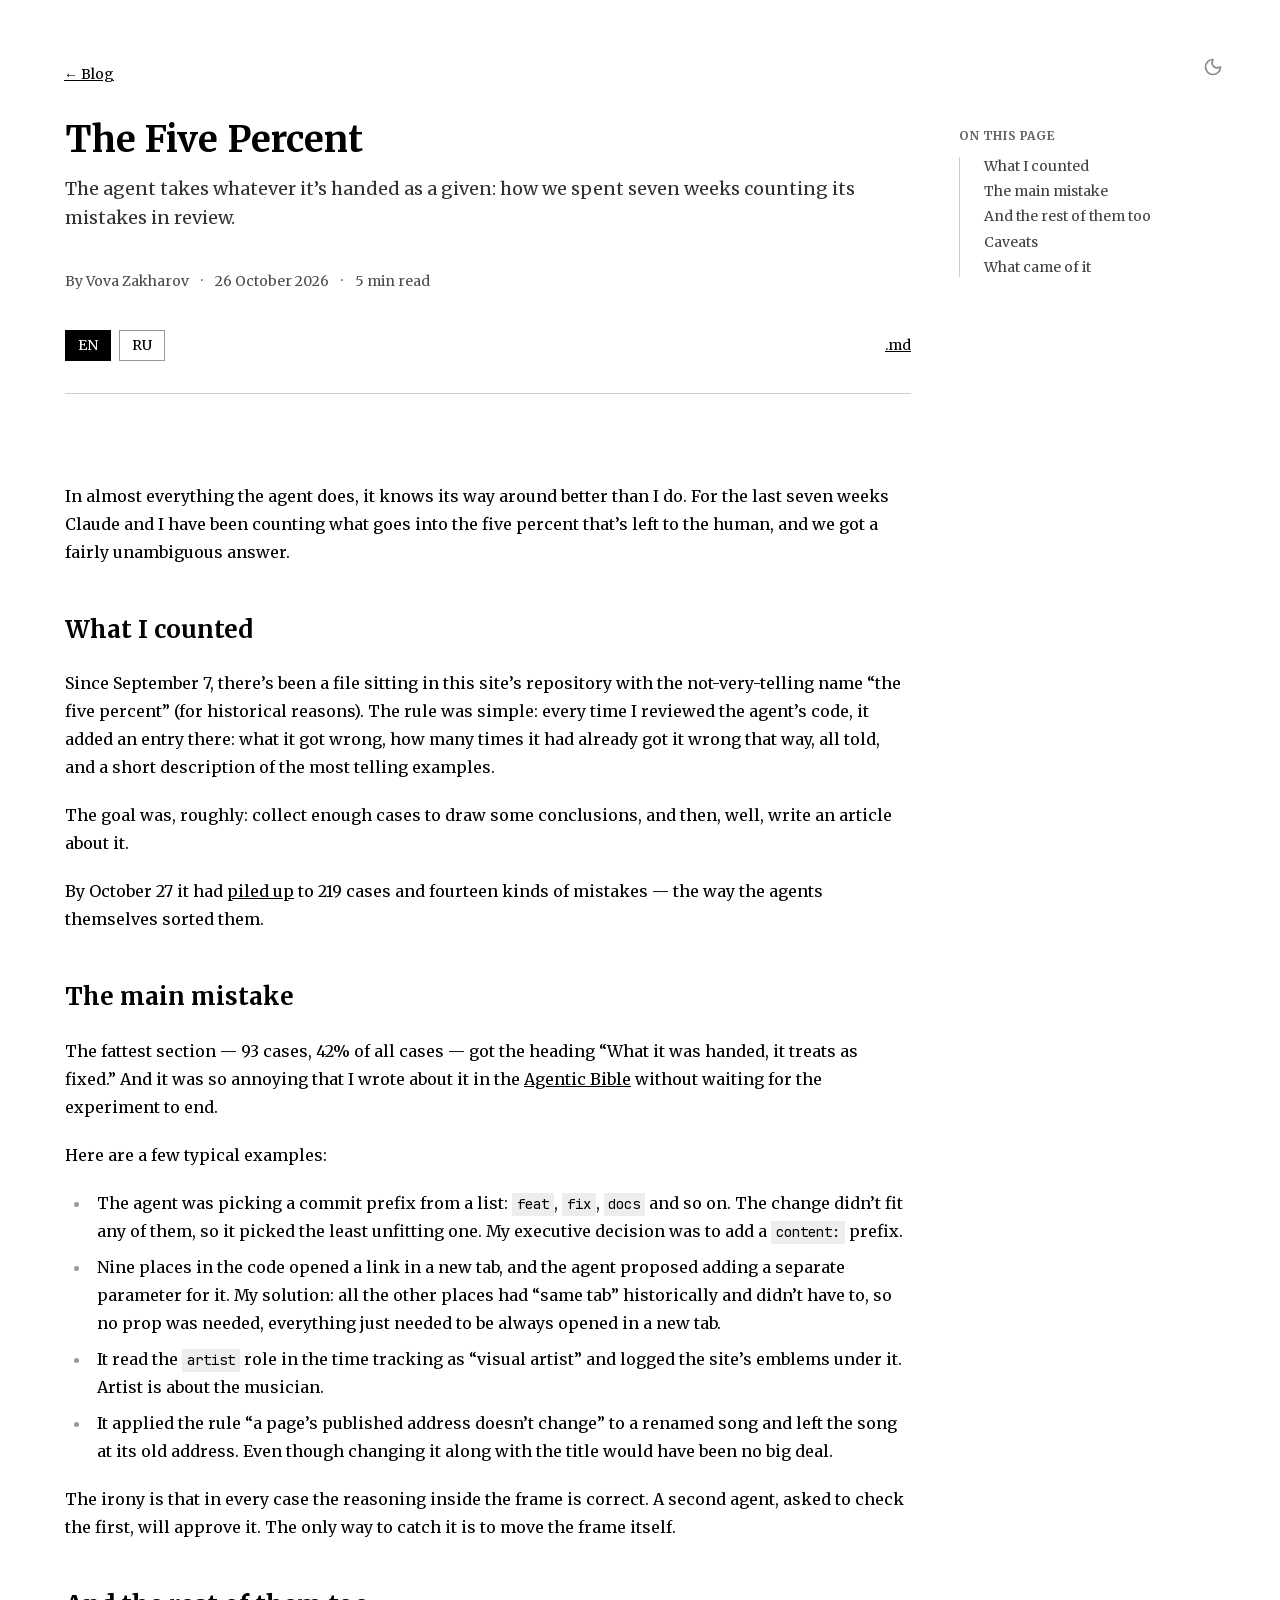
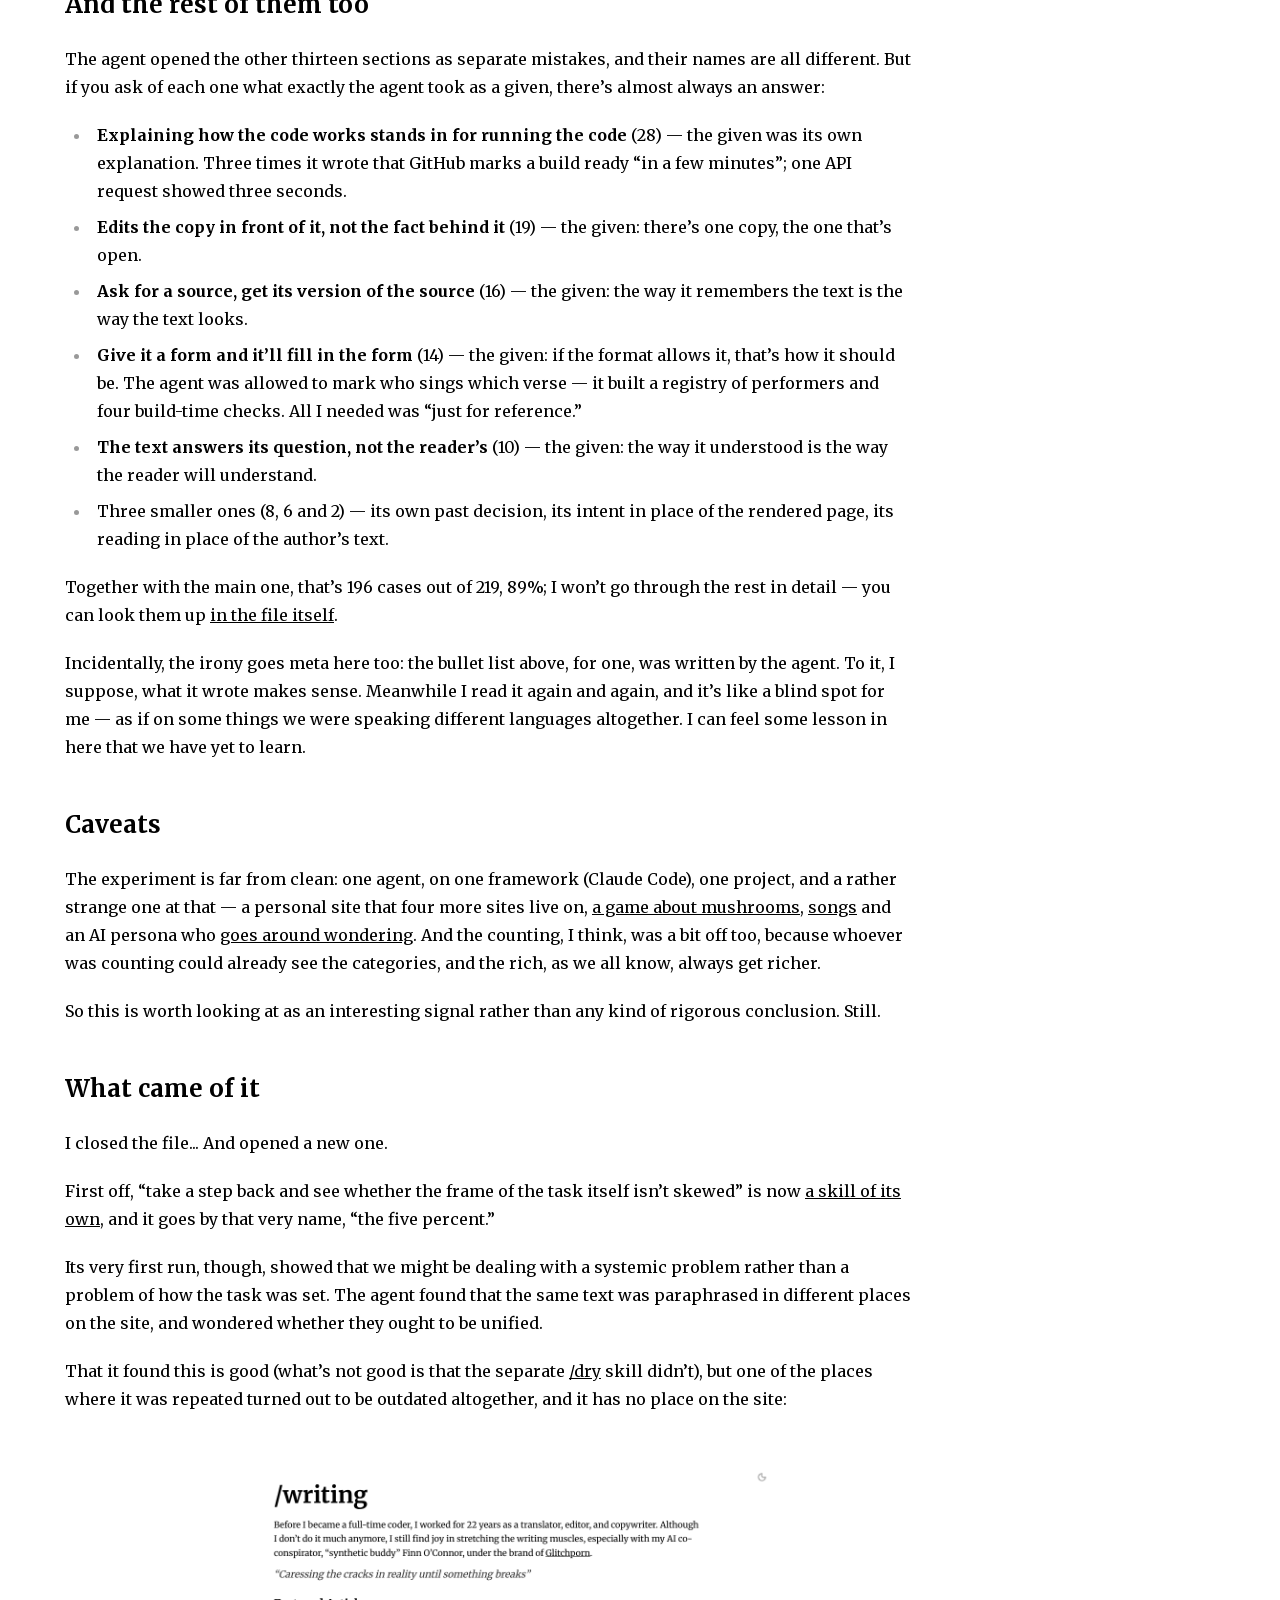
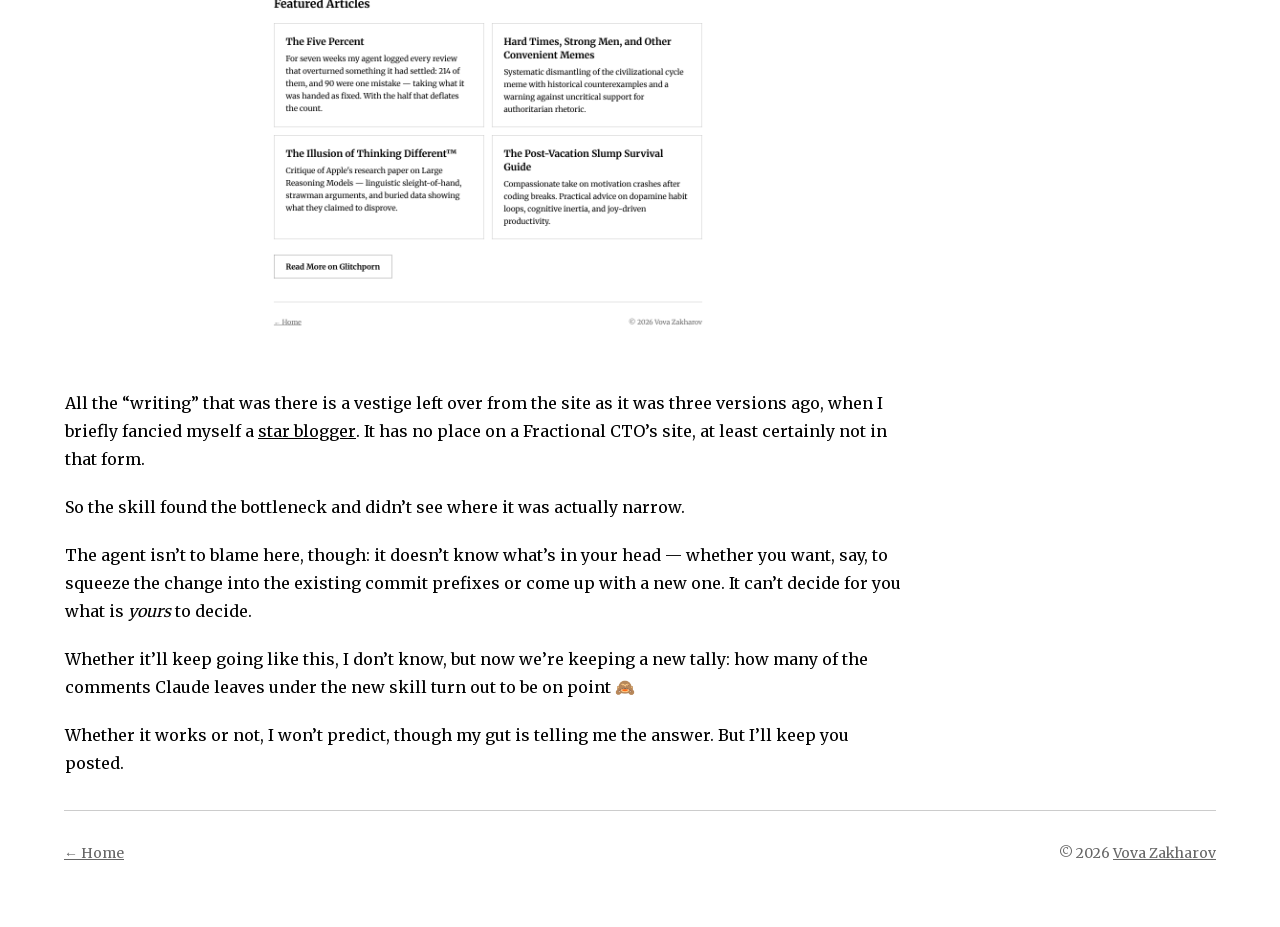
<file: blog/the-five-percent/en.html>
<!DOCTYPE html><!--qveeIXzvKGFK8ng8kKFvz--><html lang="en" data-site="lsa" class="merriweather_e65d94df-module__vXjjqq__variable jetbrains_mono_45f7e288-module__iZ_4eq__variable" data-mantine-color-scheme="light"><head><meta charSet="utf-8"/><meta name="viewport" content="width=device-width, initial-scale=1"/><link rel="preload" href="/_next/static/media/248e1dc0efc99276-s.p.8a6b2436.woff2" as="font" crossorigin="" type="font/woff2"/><link rel="preload" href="/_next/static/media/70bc3e132a0a741e-s.p.15008bfb.woff2" as="font" crossorigin="" type="font/woff2"/><link rel="stylesheet" href="/_next/static/chunks/3365bdc44db0c183.css" data-precedence="next"/><link rel="stylesheet" href="/_next/static/chunks/17f90a7760d2340d.css" data-precedence="next"/><link rel="stylesheet" href="/_next/static/chunks/e081cfad6f7c33c3.css" data-precedence="next"/><link rel="stylesheet" href="/_next/static/chunks/56b97df332fdd65a.css" data-precedence="next"/><link rel="preload" as="script" fetchPriority="low" href="/_next/static/chunks/f3f7e2cb6541253f.js"/><script src="/_next/static/chunks/4dacfad2209326a5.js" async=""></script><script src="/_next/static/chunks/148f0be3ab50cd37.js" async=""></script><script src="/_next/static/chunks/94bf88ab88646bab.js" async=""></script><script src="/_next/static/chunks/turbopack-8fab1e0576696fc8.js" async=""></script><script src="/_next/static/chunks/7cf568b716fd6d4a.js" async=""></script><script src="/_next/static/chunks/a0da1ca1bb88ca27.js" async=""></script><script src="/_next/static/chunks/cde12cf8ccbf4b82.js" async=""></script><script src="/_next/static/chunks/d099a31df5f1aa7d.js" async=""></script><script src="/_next/static/chunks/398504abcb01b8fc.js" async=""></script><script src="/_next/static/chunks/6bc06a43dbe36c94.js" async=""></script><meta name="next-size-adjust" content=""/><title>The Five Percent</title><meta name="description" content="The agent takes whatever it’s handed as a given: how we spent seven weeks counting its mistakes in review."/><link rel="author" href="https://latestageagentic.com"/><meta name="author" content="Vova Zakharov"/><meta name="creator" content="Late Stage Agentic"/><link rel="canonical" href="https://latestageagentic.com/blog/the-five-percent/en"/><link rel="alternate" hrefLang="en" href="https://latestageagentic.com/blog/the-five-percent/en"/><link rel="alternate" hrefLang="ru" href="https://latestageagentic.com/blog/the-five-percent/ru"/><link rel="alternate" hrefLang="x-default" href="https://latestageagentic.com/blog/the-five-percent/en"/><link rel="alternate" type="application/rss+xml" title="Late Stage Agentic (en)" href="https://latestageagentic.com/blog/en/feed.xml"/><link rel="alternate" type="application/rss+xml" title="Late Stage Agentic (ru)" href="https://latestageagentic.com/blog/ru/feed.xml"/><meta property="og:title" content="The Five Percent"/><meta property="og:description" content="The agent takes whatever it’s handed as a given: how we spent seven weeks counting its mistakes in review."/><meta property="og:url" content="https://latestageagentic.com/blog/the-five-percent/en"/><meta property="og:site_name" content="Late Stage Agentic"/><meta property="og:locale" content="en_US"/><meta property="og:image" content="https://latestageagentic.com/ava.png"/><meta property="og:image:width" content="1024"/><meta property="og:image:height" content="1024"/><meta property="og:image:alt" content="Late Stage Agentic"/><meta property="og:type" content="article"/><meta name="twitter:card" content="summary_large_image"/><meta name="twitter:site" content="@vovahimself"/><meta name="twitter:creator" content="@vovahimself"/><meta name="twitter:title" content="The Five Percent"/><meta name="twitter:description" content="The agent takes whatever it’s handed as a given: how we spent seven weeks counting its mistakes in review."/><meta name="twitter:image" content="https://latestageagentic.com/ava.png"/><script data-mantine-script="true">try {
  var _colorScheme = window.localStorage.getItem("mantine-color-scheme-value");
  var colorScheme = _colorScheme === "light" || _colorScheme === "dark" || _colorScheme === "auto" ? _colorScheme : "auto";
  var computedColorScheme = colorScheme !== "auto" ? colorScheme : window.matchMedia("(prefers-color-scheme: dark)").matches ? "dark" : "light";
  document.documentElement.setAttribute("data-mantine-color-scheme", computedColorScheme);
} catch (e) {}
</script><script>(function(a,b,c){let d=null;try{d=localStorage.getItem(a)}catch{}(d??c(navigator.languages))==="original"&&document.documentElement.setAttribute(b,"original")})("script","data-script",function(a){return a.some(a=>"ru"===a.slice(0,2).toLowerCase())?"original":"latin"})</script><script defer="" src="https://stats.vovazakharov.com/app.js" data-website-id="1d5168b8-0a1b-42ff-bf4f-006e903fd1d8" data-domains="latestageagentic.com" data-exclude-hash="true"></script><script src="/_next/static/chunks/a6dad97d9634a72d.js" noModule=""></script></head><body><div hidden=""><!--$--><!--/$--></div><style data-mantine-styles="true">:root, :host{--mantine-color-white: var(--color-background);--mantine-color-black: var(--color-foreground);--mantine-line-height: 1.5;--mantine-font-family: var(--font-body);--mantine-font-family-monospace: var(--font-mono), monospace;--mantine-font-family-headings: var(--font-body);--mantine-heading-font-weight: var(--font-heading-weight);--mantine-radius-default: var(--radius-default);--mantine-primary-color-filled: var(--mantine-color-accent-filled);--mantine-primary-color-filled-hover: var(--mantine-color-accent-filled-hover);--mantine-primary-color-light: var(--mantine-color-accent-light);--mantine-primary-color-light-hover: var(--mantine-color-accent-light-hover);--mantine-primary-color-light-color: var(--mantine-color-accent-light-color);--mantine-breakpoint-xs: 30em;--mantine-breakpoint-sm: 40em;--mantine-breakpoint-md: 48em;--mantine-breakpoint-lg: 64em;--mantine-breakpoint-xl: 80em;--mantine-font-size-xs: 12px;--mantine-font-size-sm: 14px;--mantine-font-size-md: 16px;--mantine-font-size-lg: 18px;--mantine-font-size-xl: 20px;--mantine-line-height-xs: 1.3333;--mantine-line-height-sm: 1.4286;--mantine-line-height-md: 1.5;--mantine-line-height-lg: 1.5556;--mantine-line-height-xl: 1.4;--mantine-primary-color-0: var(--mantine-color-accent-0);--mantine-primary-color-1: var(--mantine-color-accent-1);--mantine-primary-color-2: var(--mantine-color-accent-2);--mantine-primary-color-3: var(--mantine-color-accent-3);--mantine-primary-color-4: var(--mantine-color-accent-4);--mantine-primary-color-5: var(--mantine-color-accent-5);--mantine-primary-color-6: var(--mantine-color-accent-6);--mantine-primary-color-7: var(--mantine-color-accent-7);--mantine-primary-color-8: var(--mantine-color-accent-8);--mantine-primary-color-9: var(--mantine-color-accent-9);--mantine-color-accent-0: var(--color-accent);--mantine-color-accent-1: var(--color-accent);--mantine-color-accent-2: var(--color-accent);--mantine-color-accent-3: var(--color-accent);--mantine-color-accent-4: var(--color-accent);--mantine-color-accent-5: var(--color-accent);--mantine-color-accent-6: var(--color-accent);--mantine-color-accent-7: var(--color-accent);--mantine-color-accent-8: var(--color-accent);--mantine-color-accent-9: var(--color-accent);--mantine-h1-font-size: 36px;--mantine-h1-line-height: 40px;--mantine-h1-font-weight: var(--font-heading-weight);--mantine-h2-font-size: 30px;--mantine-h2-line-height: 36px;--mantine-h2-font-weight: var(--font-heading-weight);--mantine-h3-font-size: 24px;--mantine-h3-line-height: 32px;--mantine-h3-font-weight: var(--font-heading-weight);--mantine-h4-font-size: 20px;--mantine-h4-line-height: 28px;--mantine-h4-font-weight: var(--font-heading-weight);--mantine-h5-font-weight: var(--font-heading-weight);--mantine-h6-font-weight: var(--font-heading-weight);--mantine-color-body: var(--color-background);--mantine-color-text: var(--color-foreground);--mantine-color-anchor: var(--color-foreground);--mantine-color-default-border: var(--color-border-hairline-strong);}

:root[data-mantine-color-scheme="dark"], :host([data-mantine-color-scheme="dark"]){--mantine-color-anchor: var(--mantine-color-accent-4);--mantine-color-accent-text: var(--mantine-color-accent-4);--mantine-color-accent-filled: var(--mantine-color-accent-8);--mantine-color-accent-filled-hover: var(--mantine-color-accent-9);--mantine-color-accent-light: color-mix(in srgb, var(--color-accent), black 50%);--mantine-color-accent-light-hover: color-mix(in srgb, var(--color-accent), black 30%);--mantine-color-accent-light-color: var(--mantine-color-accent-0);--mantine-color-accent-outline: var(--mantine-color-accent-4);--mantine-color-accent-outline-hover: color-mix(in srgb, var(--color-accent), transparent 95%);}

:root[data-mantine-color-scheme="light"], :host([data-mantine-color-scheme="light"]){--mantine-color-text: var(--color-foreground);--mantine-color-body: var(--color-background);--mantine-color-anchor: var(--mantine-color-accent-6);--mantine-color-accent-text: var(--mantine-color-accent-filled);--mantine-color-accent-filled: var(--mantine-color-accent-6);--mantine-color-accent-filled-hover: var(--mantine-color-accent-7);--mantine-color-accent-light: var(--mantine-color-accent-1);--mantine-color-accent-light-hover: var(--mantine-color-accent-2);--mantine-color-accent-light-color: var(--mantine-color-accent-9);--mantine-color-accent-outline: var(--mantine-color-accent-6);--mantine-color-accent-outline-hover: color-mix(in srgb, var(--color-accent), transparent 95%);}</style><style data-mantine-styles="classes">@media (max-width: 29.99375em) {.mantine-visible-from-xs {display: none !important;}}@media (min-width: 30em) {.mantine-hidden-from-xs {display: none !important;}}@media (max-width: 39.99375em) {.mantine-visible-from-sm {display: none !important;}}@media (min-width: 40em) {.mantine-hidden-from-sm {display: none !important;}}@media (max-width: 47.99375em) {.mantine-visible-from-md {display: none !important;}}@media (min-width: 48em) {.mantine-hidden-from-md {display: none !important;}}@media (max-width: 63.99375em) {.mantine-visible-from-lg {display: none !important;}}@media (min-width: 64em) {.mantine-hidden-from-lg {display: none !important;}}@media (max-width: 79.99375em) {.mantine-visible-from-xl {display: none !important;}}@media (min-width: 80em) {.mantine-hidden-from-xl {display: none !important;}}</style><div class="theme-corner-module-scss-module__Bh5jTq__corner"><button style="--ai-size:calc(2.375rem * var(--mantine-scale));--ai-bg:transparent;--ai-hover:transparent;--ai-color:var(--mantine-color-accent-light-color);--ai-bd:calc(0.0625rem * var(--mantine-scale)) solid transparent" class="mantine-focus-auto mantine-active theme-module-scss-module__6Zjlsa__control theme-toggle-module-scss-module__RlJyra__toggle print-hidden m_8d3f4000 mantine-ActionIcon-root m_87cf2631 mantine-UnstyledButton-root" data-variant="transparent" type="button" aria-label="Toggle theme"><span class="m_8d3afb97 mantine-ActionIcon-icon"><svg xmlns="http://www.w3.org/2000/svg" width="20" height="20" viewBox="0 0 24 24" fill="none" stroke="currentColor" stroke-width="2" stroke-linecap="round" stroke-linejoin="round" class="lucide lucide-moon theme-toggle-module-scss-module__RlJyra__whenLight" aria-hidden="true"><path d="M20.985 12.486a9 9 0 1 1-9.473-9.472c.405-.022.617.46.402.803a6 6 0 0 0 8.268 8.268c.344-.215.825-.004.803.401"></path></svg><svg xmlns="http://www.w3.org/2000/svg" width="20" height="20" viewBox="0 0 24 24" fill="none" stroke="currentColor" stroke-width="2" stroke-linecap="round" stroke-linejoin="round" class="lucide lucide-sun theme-toggle-module-scss-module__RlJyra__whenDark" aria-hidden="true"><circle cx="12" cy="12" r="4"></circle><path d="M12 2v2"></path><path d="M12 20v2"></path><path d="m4.93 4.93 1.41 1.41"></path><path d="m17.66 17.66 1.41 1.41"></path><path d="M2 12h2"></path><path d="M20 12h2"></path><path d="m6.34 17.66-1.41 1.41"></path><path d="m19.07 4.93-1.41 1.41"></path></svg></span></button></div><div class="article-module-scss-module__ax_YJq__articlePage"><div style="--container-size:calc(72rem * var(--mantine-scale));padding-inline:0rem" class="m_7485cace mantine-Container-root" data-strategy="block"><div style="--stack-gap:calc(2rem * var(--mantine-scale));--stack-align:stretch;--stack-justify:flex-start" class="m_6d731127 mantine-Stack-root"><nav style="--group-gap:var(--mantine-spacing-md);--group-align:center;--group-justify:flex-start;--group-wrap:wrap" class="print-hidden m_4081bf90 mantine-Group-root"><a style="--text-fz:var(--mantine-font-size-sm);--text-lh:var(--mantine-line-height-sm)" class="mantine-focus-auto m_849cf0da print-hidden hover-dim-module-scss-module__5kd7YW__hoverDim m_b6d8b162 mantine-Text-root mantine-Anchor-root" data-size="sm" data-underline="always" href="/en#blog">← <!-- -->Blog</a><span class="text-link-module-scss-module__dOQDQW__printed"><a style="--text-fz:var(--mantine-font-size-sm);--text-lh:var(--mantine-line-height-sm)" class="mantine-focus-auto m_849cf0da hover-dim-module-scss-module__5kd7YW__hoverDim m_b6d8b162 mantine-Text-root mantine-Anchor-root" data-size="sm" data-underline="always" href="https://latestageagentic.com/en#blog">← <!-- -->Blog</a></span></nav><table role="none" class="print-sheet-module-scss-module__osHpvG__printSheet"><tbody><tr><td><article class="article-module-scss-module__ax_YJq__articleLayout"><div class="article-module-scss-module__ax_YJq__articleIntro"><header class="article-module-scss-module__ax_YJq__articleHeader"><div style="--stack-gap:calc(1.5rem * var(--mantine-scale));--stack-align:stretch;--stack-justify:flex-start" class="m_6d731127 mantine-Stack-root"><div style="--stack-gap:calc(0.75rem * var(--mantine-scale));--stack-align:stretch;--stack-justify:flex-start" class="m_6d731127 mantine-Stack-root"><h1 style="--title-fw:var(--mantine-h1-font-weight);--title-lh:var(--mantine-h1-line-height);--title-fz:var(--mantine-h1-font-size)" class="theme-module-scss-module__6Zjlsa__title article-module-scss-module__ax_YJq__articleTitle m_8a5d1357 mantine-Title-root" data-order="1">The Five Percent</h1><p style="--text-fz:var(--mantine-font-size-lg);--text-lh:var(--mantine-line-height-lg);opacity:0.8;line-height:1.625" class="mantine-focus-auto m_b6d8b162 mantine-Text-root" data-size="lg">The agent takes whatever it’s handed as a given: how we spent seven weeks counting its mistakes in review.</p></div><p style="--group-gap:calc(0.75rem * var(--mantine-scale));--group-align:center;--group-justify:flex-start;--group-wrap:wrap;opacity:0.7;font-size:var(--mantine-font-size-sm)" class="document-meta-module-scss-module__pZsE7W__meta m_4081bf90 mantine-Group-root"><span>By<!-- --> <a class="mantine-focus-auto m_849cf0da m_b6d8b162 mantine-Text-root mantine-Anchor-root" data-inherit="true" data-underline="hover" href="https://vovazakharov.com" target="_blank" rel="noopener noreferrer">Vova Zakharov</a></span><span aria-hidden="true">·</span><time dateTime="2026-10-26">26 October 2026</time><span aria-hidden="true">·</span><span>5 min read</span></p><div style="--group-gap:calc(1rem * var(--mantine-scale));--group-align:center;--group-justify:space-between;--group-wrap:wrap" class="m_4081bf90 mantine-Group-root"><div style="--group-gap:calc(1rem * var(--mantine-scale));--group-align:center;--group-justify:flex-start;--group-wrap:wrap" class="m_4081bf90 mantine-Group-root"><nav style="--group-gap:calc(0.5rem * var(--mantine-scale));--group-align:center;--group-justify:flex-start;--group-wrap:wrap;font-size:var(--mantine-font-size-sm)" class="print-hidden m_4081bf90 mantine-Group-root"><span class="chip-nav-module-scss-module__G5UbJG__chip chip-nav-module-scss-module__G5UbJG__chipCurrent" aria-current="page">EN</span><a style="color:inherit" class="mantine-focus-auto m_849cf0da print-hidden chip-nav-module-scss-module__G5UbJG__chip chip-nav-module-scss-module__G5UbJG__chipLink m_b6d8b162 mantine-Text-root mantine-Anchor-root" data-inherit="true" data-underline="never" hrefLang="ru" href="/blog/the-five-percent/ru">RU</a><span class="text-link-module-scss-module__dOQDQW__printed"><a style="color:inherit" class="mantine-focus-auto m_849cf0da chip-nav-module-scss-module__G5UbJG__chip chip-nav-module-scss-module__G5UbJG__chipLink m_b6d8b162 mantine-Text-root mantine-Anchor-root" data-inherit="true" data-underline="never" href="https://latestageagentic.com/blog/the-five-percent/ru" hrefLang="ru">RU</a></span></nav></div><div style="--group-gap:calc(1rem * var(--mantine-scale));--group-align:center;--group-justify:flex-start;--group-wrap:wrap" class="m_4081bf90 mantine-Group-root"><a style="--text-fz:var(--mantine-font-size-sm);--text-lh:var(--mantine-line-height-sm)" class="mantine-focus-auto m_849cf0da print-hidden hover-dim-module-scss-module__5kd7YW__hoverDim m_b6d8b162 mantine-Text-root mantine-Anchor-root" data-size="sm" data-underline="always" href="/blog/the-five-percent.en.md" download="lsa.blog.the-five-percent.en.md"><span data-umami-event="download" data-umami-event-file="/blog/the-five-percent.en.md">.md</span></a></div></div></div></header></div><aside class="article-module-scss-module__ax_YJq__articleAside"><nav class="print-hidden article-module-scss-module__ax_YJq__toc" aria-labelledby="table-of-contents"><h2 id="table-of-contents" class="article-module-scss-module__ax_YJq__tocHeading">On this page</h2><ol class="article-module-scss-module__ax_YJq__tocList"><li class="article-module-scss-module__ax_YJq__tocEntry"><a href="#what-i-counted" class="article-module-scss-module__ax_YJq__tocLink">What I counted</a></li><li class="article-module-scss-module__ax_YJq__tocEntry"><a href="#the-main-mistake" class="article-module-scss-module__ax_YJq__tocLink">The main mistake</a></li><li class="article-module-scss-module__ax_YJq__tocEntry"><a href="#and-the-rest-of-them-too" class="article-module-scss-module__ax_YJq__tocLink">And the rest of them too</a></li><li class="article-module-scss-module__ax_YJq__tocEntry"><a href="#caveats" class="article-module-scss-module__ax_YJq__tocLink">Caveats</a></li><li class="article-module-scss-module__ax_YJq__tocEntry"><a href="#what-came-of-it" class="article-module-scss-module__ax_YJq__tocLink">What came of it</a></li></ol></nav></aside><div class="article-module-scss-module__ax_YJq__articleBody"><div class="prose-content"><p>In almost everything the agent does, it knows its way around better than I do.
For the last seven weeks Claude and I have been counting what goes into the five
percent that’s left to the human, and we got a fairly unambiguous answer.</p>
<h2 id="what-i-counted"><a class="mantine-focus-auto m_849cf0da m_b6d8b162 mantine-Text-root mantine-Anchor-root" data-inherit="true" data-underline="always" href="#what-i-counted">What I counted</a></h2>
<p>Since September 7, there’s been a file sitting in this site’s repository with the not-very-telling name “the five percent” (for historical reasons).
The rule was simple: every time I reviewed the agent’s code, it added an
entry there: what it got wrong, how many times it had already got it wrong that way, all told, and a short description of the most telling examples.</p>
<p>The goal was, roughly: collect enough cases to draw some conclusions, and then, well, write an article about it.</p>
<p>By October 27 it had <a class="mantine-focus-auto m_849cf0da m_b6d8b162 mantine-Text-root mantine-Anchor-root" data-inherit="true" data-underline="always" href="https://github.com/vzakharov/vovazakharov.com/blob/362e3560f2e560660abf1357e7cea6e634cee6da/writing/notes/the-five-percent.md" target="_blank" rel="noopener noreferrer">piled up</a> to 219 cases and fourteen kinds of mistakes — the way the agents themselves sorted them.</p>
<h2 id="the-main-mistake"><a class="mantine-focus-auto m_849cf0da m_b6d8b162 mantine-Text-root mantine-Anchor-root" data-inherit="true" data-underline="always" href="#the-main-mistake">The main mistake</a></h2>
<p>The fattest section — 93 cases, 42% of all cases — got the heading “What it was handed, it treats as fixed.” And it was so annoying that I wrote about it in the
<a class="mantine-focus-auto m_849cf0da m_b6d8b162 mantine-Text-root mantine-Anchor-root" data-inherit="true" data-underline="always" href="https://agentic.bible/precedent-fallacy" target="_blank" rel="noopener noreferrer">Agentic Bible</a> without waiting for the experiment to end.</p>
<p>Here are a few typical examples:</p>
<ul>
<li>The agent was picking a commit prefix from a list: <code>feat</code>, <code>fix</code>, <code>docs</code> and so on. The change didn’t fit any of them, so it picked the least unfitting one. My executive decision was to add a <code>content:</code> prefix.</li>
<li>Nine places in the code opened a link in a new tab, and the agent proposed adding a separate parameter for it. My solution: all the other places had “same tab” historically and didn’t have to, so no prop was needed, everything just needed to be always opened in a new tab.</li>
<li>It read the <code>artist</code> role in the time tracking as “visual artist” and logged the site’s emblems under it. Artist is about the musician.</li>
<li>It applied the rule “a page’s published address doesn’t change” to a renamed song and left the song at its old address. Even though changing it along with the title would have been no big deal.</li>
</ul>
<p>The irony is that in every case the reasoning inside the frame is correct. A
second agent, asked to check the first, will approve it. The only way to catch
it is to move the frame itself.</p>
<h2 id="and-the-rest-of-them-too"><a class="mantine-focus-auto m_849cf0da m_b6d8b162 mantine-Text-root mantine-Anchor-root" data-inherit="true" data-underline="always" href="#and-the-rest-of-them-too">And the rest of them too</a></h2>
<p>The agent opened the other thirteen sections as separate mistakes, and their
names are all different. But if you ask of each one what exactly the agent took
as a given, there’s almost always an answer:</p>
<ul>
<li><strong>Explaining how the code works stands in for running the code</strong> (28) — the
given was its own explanation. Three times it wrote that GitHub marks a build
ready “in a few minutes”; one API request showed three seconds.</li>
<li><strong>Edits the copy in front of it, not the fact behind it</strong> (19) — the given:
there’s one copy, the one that’s open.</li>
<li><strong>Ask for a source, get its version of the source</strong> (16) — the given: the
way it remembers the text is the way the text looks.</li>
<li><strong>Give it a form and it’ll fill in the form</strong> (14) — the given: if the format
allows it, that’s how it should be. The agent was allowed to mark who sings
which verse — it built a registry of performers and four build-time checks.
All I needed was “just for reference.”</li>
<li><strong>The text answers its question, not the reader’s</strong> (10) — the given: the
way it understood is the way the reader will understand.</li>
<li>Three smaller ones (8, 6 and 2) — its own past decision, its intent in place
of the rendered page, its reading in place of the author’s text.</li>
</ul>
<p>Together with the main one, that’s 196 cases out of 219, 89%; I won’t go through the rest in detail — you can look them up <a class="mantine-focus-auto m_849cf0da m_b6d8b162 mantine-Text-root mantine-Anchor-root" data-inherit="true" data-underline="always" href="https://github.com/vzakharov/vovazakharov.com/blob/362e3560f2e560660abf1357e7cea6e634cee6da/writing/notes/the-five-percent.md" target="_blank" rel="noopener noreferrer">in the file itself</a>.</p>
<p>Incidentally, the irony goes meta here too: the bullet list above, for one, was written by the agent. To it, I suppose, what it wrote makes sense.
Meanwhile I read it again and again, and it’s like a blind spot for me — as if on some things we were speaking different languages altogether.
I can feel some lesson in here that we have yet to learn.</p>
<h2 id="caveats"><a class="mantine-focus-auto m_849cf0da m_b6d8b162 mantine-Text-root mantine-Anchor-root" data-inherit="true" data-underline="always" href="#caveats">Caveats</a></h2>
<p>The experiment is far from clean: one agent, on one framework (Claude Code), one
project, and a rather strange one at that — a personal site that four more
sites live on, <a class="mantine-focus-auto m_849cf0da m_b6d8b162 mantine-Text-root mantine-Anchor-root" data-inherit="true" data-underline="always" href="https://vovazakharov.com/mushrooms" target="_blank" rel="noopener noreferrer">a game about mushrooms</a>, <a class="mantine-focus-auto m_849cf0da m_b6d8b162 mantine-Text-root mantine-Anchor-root" data-inherit="true" data-underline="always" href="https://vovazakharov.com/music" target="_blank" rel="noopener noreferrer">songs</a> and an AI persona who <a class="mantine-focus-auto m_849cf0da m_b6d8b162 mantine-Text-root mantine-Anchor-root" data-inherit="true" data-underline="always" href="https://mayawonders.com" target="_blank" rel="noopener noreferrer">goes around wondering</a>. And the counting, I think, was a bit off too, because whoever was counting could already see the categories, and the rich, as we all know, always get richer.</p>
<p>So this is worth looking at as an interesting signal rather than any kind of rigorous conclusion. Still.</p>
<h2 id="what-came-of-it"><a class="mantine-focus-auto m_849cf0da m_b6d8b162 mantine-Text-root mantine-Anchor-root" data-inherit="true" data-underline="always" href="#what-came-of-it">What came of it</a></h2>
<p>I closed the file... And opened a new one.</p>
<p>First off, “take a step back and see whether the frame of the task itself
isn’t skewed” is now <a class="mantine-focus-auto m_849cf0da m_b6d8b162 mantine-Text-root mantine-Anchor-root" data-inherit="true" data-underline="always" href="https://github.com/vzakharov/vovazakharov.com/blob/main/.claude/skills/five-percent/procedure.md" target="_blank" rel="noopener noreferrer">a skill of its own</a>, and it goes by that very name, “the five percent.”</p>
<p>Its very first run, though, showed that we might be dealing with a systemic
problem rather than a problem of how the task was set. The agent found that
the same text was paraphrased in different places on the site, and wondered
whether they ought to be unified.</p>
<p>That it found this is good (what’s not good is that the separate <a class="mantine-focus-auto m_849cf0da m_b6d8b162 mantine-Text-root mantine-Anchor-root" data-inherit="true" data-underline="always" href="https://github.com/vzakharov/vovazakharov.com/blob/main/.claude/skills/dry/SKILL.md" target="_blank" rel="noopener noreferrer">/dry</a> skill didn’t),
but one of the places where it was repeated turned out to be outdated altogether, and it
has no place on the site:</p>
<p><img src="/blog/assets/writing-page.png" alt="The /writing page on vovazakharov.com: three articles from Glitchporn and a card for this article" loading="lazy" decoding="async" width="1280" height="1070"/></p>
<p>All the “writing” that was there is a vestige left over from the site as it was three versions ago,
when I briefly fancied myself a <a class="mantine-focus-auto m_849cf0da m_b6d8b162 mantine-Text-root mantine-Anchor-root" data-inherit="true" data-underline="always" href="https://glitchporn.substack.com/" target="_blank" rel="noopener noreferrer">star blogger</a>. It has no place on a Fractional CTO’s site,
at least certainly not in that form.</p>
<p>So the skill found the bottleneck and didn’t see where it was actually narrow.</p>
<p>The agent isn’t to blame here, though: it doesn’t know what’s in your head — whether you want, say, to squeeze the change into the existing commit prefixes or come up with a new one. It can’t decide for you what is <em>yours</em> to decide.</p>
<p>Whether it’ll keep going like this, I don’t know, but now we’re keeping a new tally:
how many of the comments Claude leaves under the new skill turn out to be on point 🙈</p>
<p>Whether it works or not, I won’t predict, though my gut is telling me the answer. But I’ll keep you posted.</p></div></div></article></td></tr></tbody><tfoot><tr><td><footer style="--group-gap:calc(1rem * var(--mantine-scale));--group-align:baseline;--group-justify:space-between;--group-wrap:nowrap" class="print-sheet-module-scss-module__osHpvG__printedFrom m_4081bf90 mantine-Group-root"><a style="color:inherit" class="mantine-focus-auto m_849cf0da m_b6d8b162 mantine-Text-root mantine-Anchor-root" data-inherit="true" data-underline="never" href="https://latestageagentic.com/blog/the-five-percent/en">latestageagentic.com/blog/the-five-percent/en</a><p class="mantine-focus-auto m_b6d8b162 mantine-Text-root">©<!-- --> <!-- -->Late Stage Agentic<!-- -->, <!-- -->2026</p></footer></td></tr></tfoot></table><footer class="print-hidden"><div style="--divider-color:var(--color-border-hairline);margin-bottom:calc(2rem * var(--mantine-scale))" class="m_3eebeb36 mantine-Divider-root" data-orientation="horizontal" role="separator"></div><div style="--group-gap:calc(2rem * var(--mantine-scale));--group-align:flex-start;--group-justify:space-between;--group-wrap:wrap" class="m_4081bf90 mantine-Group-root"><div style="--text-fz:var(--mantine-font-size-sm);--text-lh:var(--mantine-line-height-sm);min-width:min(360px, 100%);flex:1" class="mantine-focus-auto site-footer-module-scss-module__UiNxnW__note m_b6d8b162 mantine-Text-root" data-size="sm"><a class="mantine-focus-auto m_849cf0da print-hidden m_b6d8b162 mantine-Text-root mantine-Anchor-root" data-inherit="true" data-underline="always" href="/en">← Home</a><span class="text-link-module-scss-module__dOQDQW__printed"><a class="mantine-focus-auto m_849cf0da m_b6d8b162 mantine-Text-root mantine-Anchor-root" data-inherit="true" data-underline="always" href="https://latestageagentic.com/en">← Home</a></span></div><p style="--text-fz:var(--mantine-font-size-sm);--text-lh:var(--mantine-line-height-sm);opacity:0.6" class="mantine-focus-auto m_b6d8b162 mantine-Text-root" data-size="sm">© <!-- -->2026<!-- --> <a class="mantine-focus-auto m_849cf0da m_b6d8b162 mantine-Text-root mantine-Anchor-root" data-inherit="true" data-underline="always" href="https://vovazakharov.com" target="_blank" rel="noopener noreferrer">Vova Zakharov</a></p></div></footer></div></div></div><!--$--><!--/$--><script src="/_next/static/chunks/f3f7e2cb6541253f.js" id="_R_" async=""></script><script>(self.__next_f=self.__next_f||[]).push([0])</script><script>self.__next_f.push([1,"1:\"$Sreact.fragment\"\n2:I[9171,[\"/_next/static/chunks/7cf568b716fd6d4a.js\",\"/_next/static/chunks/a0da1ca1bb88ca27.js\",\"/_next/static/chunks/cde12cf8ccbf4b82.js\"],\"ColorSchemeScript\"]\n3:I[40203,[\"/_next/static/chunks/7cf568b716fd6d4a.js\",\"/_next/static/chunks/a0da1ca1bb88ca27.js\",\"/_next/static/chunks/cde12cf8ccbf4b82.js\"],\"ThemeProvider\"]\n4:I[753,[\"/_next/static/chunks/7cf568b716fd6d4a.js\",\"/_next/static/chunks/a0da1ca1bb88ca27.js\",\"/_next/static/chunks/cde12cf8ccbf4b82.js\"],\"ThemeToggle\"]\n5:I[99952,[\"/_next/static/chunks/d099a31df5f1aa7d.js\",\"/_next/static/chunks/398504abcb01b8fc.js\"],\"default\"]\n6:I[99258,[\"/_next/static/chunks/d099a31df5f1aa7d.js\",\"/_next/static/chunks/398504abcb01b8fc.js\"],\"default\"]\n8:I[50774,[\"/_next/static/chunks/d099a31df5f1aa7d.js\",\"/_next/static/chunks/398504abcb01b8fc.js\"],\"OutletBoundary\"]\n9:\"$Sreact.suspense\"\nb:I[50774,[\"/_next/static/chunks/d099a31df5f1aa7d.js\",\"/_next/static/chunks/398504abcb01b8fc.js\"],\"ViewportBoundary\"]\nd:I[50774,[\"/_next/static/chunks/d099a31df5f1aa7d.js\",\"/_next/static/chunks/398504abcb01b8fc.js\"],\"MetadataBoundary\"]\nf:I[85921,[\"/_next/static/chunks/d099a31df5f1aa7d.js\",\"/_next/static/chunks/398504abcb01b8fc.js\"],\"default\"]\n:HL[\"/_next/static/chunks/3365bdc44db0c183.css\",\"style\"]\n:HL[\"/_next/static/chunks/17f90a7760d2340d.css\",\"style\"]\n:HL[\"/_next/static/media/248e1dc0efc99276-s.p.8a6b2436.woff2\",\"font\",{\"crossOrigin\":\"\",\"type\":\"font/woff2\"}]\n:HL[\"/_next/static/media/70bc3e132a0a741e-s.p.15008bfb.woff2\",\"font\",{\"crossOrigin\":\"\",\"type\":\"font/woff2\"}]\n:HL[\"/_next/static/chunks/e081cfad6f7c33c3.css\",\"style\"]\n:HL[\"/_next/static/chunks/56b97df332fdd65a.css\",\"style\"]\n"])</script><script>self.__next_f.push([1,"0:{\"P\":null,\"b\":\"qveeIXzvKGFK8ng8kKFvz\",\"c\":[\"\",\"blog\",\"the-five-percent\",\"en\"],\"q\":\"\",\"i\":false,\"f\":[[[\"\",{\"children\":[\"blog\",{\"children\":[[\"slug\",\"the-five-percent/en\",\"c\"],{\"children\":[\"__PAGE__\",{}]}]}]},\"$undefined\",\"$undefined\",true],[[\"$\",\"$1\",\"c\",{\"children\":[[[\"$\",\"link\",\"0\",{\"rel\":\"stylesheet\",\"href\":\"/_next/static/chunks/3365bdc44db0c183.css\",\"precedence\":\"next\",\"crossOrigin\":\"$undefined\",\"nonce\":\"$undefined\"}],[\"$\",\"link\",\"1\",{\"rel\":\"stylesheet\",\"href\":\"/_next/static/chunks/17f90a7760d2340d.css\",\"precedence\":\"next\",\"crossOrigin\":\"$undefined\",\"nonce\":\"$undefined\"}],[\"$\",\"script\",\"script-0\",{\"src\":\"/_next/static/chunks/7cf568b716fd6d4a.js\",\"async\":true,\"nonce\":\"$undefined\"}],[\"$\",\"script\",\"script-1\",{\"src\":\"/_next/static/chunks/a0da1ca1bb88ca27.js\",\"async\":true,\"nonce\":\"$undefined\"}],[\"$\",\"script\",\"script-2\",{\"src\":\"/_next/static/chunks/cde12cf8ccbf4b82.js\",\"async\":true,\"nonce\":\"$undefined\"}]],[\"$\",\"html\",null,{\"lang\":\"en\",\"data-site\":\"lsa\",\"className\":\"merriweather_e65d94df-module__vXjjqq__variable jetbrains_mono_45f7e288-module__iZ_4eq__variable\",\"suppressHydrationWarning\":true,\"data-mantine-color-scheme\":\"light\",\"children\":[[\"$\",\"head\",null,{\"children\":[[[\"$\",\"$L2\",null,{\"defaultColorScheme\":\"auto\"}],[\"$\",\"script\",null,{\"dangerouslySetInnerHTML\":{\"__html\":\"(function(a,b,c){let d=null;try{d=localStorage.getItem(a)}catch{}(d??c(navigator.languages))===\\\"original\\\"\u0026\u0026document.documentElement.setAttribute(b,\\\"original\\\")})(\\\"script\\\",\\\"data-script\\\",function(a){return a.some(a=\u003e\\\"ru\\\"===a.slice(0,2).toLowerCase())?\\\"original\\\":\\\"latin\\\"})\"}}]],[\"$\",\"script\",null,{\"defer\":true,\"src\":\"https://stats.vovazakharov.com/app.js\",\"data-website-id\":\"1d5168b8-0a1b-42ff-bf4f-006e903fd1d8\",\"data-domains\":\"latestageagentic.com\",\"data-exclude-hash\":\"true\"}]]}],[\"$\",\"body\",null,{\"children\":[\"$\",\"$L3\",null,{\"children\":[[\"$\",\"div\",null,{\"className\":\"theme-corner-module-scss-module__Bh5jTq__corner\",\"children\":[\"$\",\"$L4\",null,{\"label\":\"Toggle theme\"}]}],[\"$\",\"$L5\",null,{\"parallelRouterKey\":\"children\",\"error\":\"$undefined\",\"errorStyles\":\"$undefined\",\"errorScripts\":\"$undefined\",\"template\":[\"$\",\"$L6\",null,{}],\"templateStyles\":\"$undefined\",\"templateScripts\":\"$undefined\",\"notFound\":[[[\"$\",\"title\",null,{\"children\":\"404: This page could not be found.\"}],[\"$\",\"div\",null,{\"style\":{\"fontFamily\":\"system-ui,\\\"Segoe UI\\\",Roboto,Helvetica,Arial,sans-serif,\\\"Apple Color Emoji\\\",\\\"Segoe UI Emoji\\\"\",\"height\":\"100vh\",\"textAlign\":\"center\",\"display\":\"flex\",\"flexDirection\":\"column\",\"alignItems\":\"center\",\"justifyContent\":\"center\"},\"children\":[\"$\",\"div\",null,{\"children\":[[\"$\",\"style\",null,{\"dangerouslySetInnerHTML\":{\"__html\":\"body{color:#000;background:#fff;margin:0}.next-error-h1{border-right:1px solid rgba(0,0,0,.3)}@media (prefers-color-scheme:dark){body{color:#fff;background:#000}.next-error-h1{border-right:1px solid rgba(255,255,255,.3)}}\"}}],[\"$\",\"h1\",null,{\"className\":\"next-error-h1\",\"style\":{\"display\":\"inline-block\",\"margin\":\"0 20px 0 0\",\"padding\":\"0 23px 0 0\",\"fontSize\":24,\"fontWeight\":500,\"verticalAlign\":\"top\",\"lineHeight\":\"49px\"},\"children\":404}],[\"$\",\"div\",null,{\"style\":{\"display\":\"inline-block\"},\"children\":[\"$\",\"h2\",null,{\"style\":{\"fontSize\":14,\"fontWeight\":400,\"lineHeight\":\"49px\",\"margin\":0},\"children\":\"This page could not be found.\"}]}]]}]}]],[]],\"forbidden\":\"$undefined\",\"unauthorized\":\"$undefined\"}]]}]}]]}]]}],{\"children\":[[\"$\",\"$1\",\"c\",{\"children\":[null,[\"$\",\"$L5\",null,{\"parallelRouterKey\":\"children\",\"error\":\"$undefined\",\"errorStyles\":\"$undefined\",\"errorScripts\":\"$undefined\",\"template\":[\"$\",\"$L6\",null,{}],\"templateStyles\":\"$undefined\",\"templateScripts\":\"$undefined\",\"notFound\":\"$undefined\",\"forbidden\":\"$undefined\",\"unauthorized\":\"$undefined\"}]]}],{\"children\":[[\"$\",\"$1\",\"c\",{\"children\":[null,[\"$\",\"$L5\",null,{\"parallelRouterKey\":\"children\",\"error\":\"$undefined\",\"errorStyles\":\"$undefined\",\"errorScripts\":\"$undefined\",\"template\":[\"$\",\"$L6\",null,{}],\"templateStyles\":\"$undefined\",\"templateScripts\":\"$undefined\",\"notFound\":\"$undefined\",\"forbidden\":\"$undefined\",\"unauthorized\":\"$undefined\"}]]}],{\"children\":[[\"$\",\"$1\",\"c\",{\"children\":[\"$L7\",[[\"$\",\"link\",\"0\",{\"rel\":\"stylesheet\",\"href\":\"/_next/static/chunks/e081cfad6f7c33c3.css\",\"precedence\":\"next\",\"crossOrigin\":\"$undefined\",\"nonce\":\"$undefined\"}],[\"$\",\"link\",\"1\",{\"rel\":\"stylesheet\",\"href\":\"/_next/static/chunks/56b97df332fdd65a.css\",\"precedence\":\"next\",\"crossOrigin\":\"$undefined\",\"nonce\":\"$undefined\"}],[\"$\",\"script\",\"script-0\",{\"src\":\"/_next/static/chunks/6bc06a43dbe36c94.js\",\"async\":true,\"nonce\":\"$undefined\"}]],[\"$\",\"$L8\",null,{\"children\":[\"$\",\"$9\",null,{\"name\":\"Next.MetadataOutlet\",\"children\":\"$@a\"}]}]]}],{},null,false,false]},null,false,false]},null,false,false]},null,false,false],[\"$\",\"$1\",\"h\",{\"children\":[null,[\"$\",\"$Lb\",null,{\"children\":\"$@c\"}],[\"$\",\"div\",null,{\"hidden\":true,\"children\":[\"$\",\"$Ld\",null,{\"children\":[\"$\",\"$9\",null,{\"name\":\"Next.Metadata\",\"children\":\"$@e\"}]}]}],[\"$\",\"meta\",null,{\"name\":\"next-size-adjust\",\"content\":\"\"}]]}],false]],\"m\":\"$undefined\",\"G\":[\"$f\",[]],\"S\":true}\n"])</script><script>self.__next_f.push([1,"c:[[\"$\",\"meta\",\"0\",{\"charSet\":\"utf-8\"}],[\"$\",\"meta\",\"1\",{\"name\":\"viewport\",\"content\":\"width=device-width, initial-scale=1\"}]]\n"])</script><script>self.__next_f.push([1,"10:I[34551,[\"/_next/static/chunks/7cf568b716fd6d4a.js\",\"/_next/static/chunks/a0da1ca1bb88ca27.js\",\"/_next/static/chunks/cde12cf8ccbf4b82.js\",\"/_next/static/chunks/6bc06a43dbe36c94.js\"],\"Box\"]\n11:I[28415,[\"/_next/static/chunks/7cf568b716fd6d4a.js\",\"/_next/static/chunks/a0da1ca1bb88ca27.js\",\"/_next/static/chunks/cde12cf8ccbf4b82.js\",\"/_next/static/chunks/6bc06a43dbe36c94.js\"],\"Container\"]\n12:I[94086,[\"/_next/static/chunks/7cf568b716fd6d4a.js\",\"/_next/static/chunks/a0da1ca1bb88ca27.js\",\"/_next/static/chunks/cde12cf8ccbf4b82.js\",\"/_next/static/chunks/6bc06a43dbe36c94.js\"],\"Stack\"]\n13:I[54448,[\"/_next/static/chunks/7cf568b716fd6d4a.js\",\"/_next/static/chunks/a0da1ca1bb88ca27.js\",\"/_next/static/chunks/cde12cf8ccbf4b82.js\",\"/_next/static/chunks/6bc06a43dbe36c94.js\"],\"Group\"]\n14:I[91376,[\"/_next/static/chunks/7cf568b716fd6d4a.js\",\"/_next/static/chunks/a0da1ca1bb88ca27.js\",\"/_next/static/chunks/cde12cf8ccbf4b82.js\",\"/_next/static/chunks/6bc06a43dbe36c94.js\"],\"TextLink\"]\n15:I[81980,[\"/_next/static/chunks/7cf568b716fd6d4a.js\",\"/_next/static/chunks/a0da1ca1bb88ca27.js\",\"/_next/static/chunks/cde12cf8ccbf4b82.js\",\"/_next/static/chunks/6bc06a43dbe36c94.js\"],\"Title\"]\n16:I[27835,[\"/_next/static/chunks/7cf568b716fd6d4a.js\",\"/_next/static/chunks/a0da1ca1bb88ca27.js\",\"/_next/static/chunks/cde12cf8ccbf4b82.js\",\"/_next/static/chunks/6bc06a43dbe36c94.js\"],\"Text\"]\n17:I[55816,[\"/_next/static/chunks/7cf568b716fd6d4a.js\",\"/_next/static/chunks/a0da1ca1bb88ca27.js\",\"/_next/static/chunks/cde12cf8ccbf4b82.js\",\"/_next/static/chunks/6bc06a43dbe36c94.js\"],\"ChipNav\"]\n18:I[48919,[\"/_next/static/chunks/7cf568b716fd6d4a.js\",\"/_next/static/chunks/a0da1ca1bb88ca27.js\",\"/_next/static/chunks/cde12cf8ccbf4b82.js\",\"/_next/static/chunks/6bc06a43dbe36c94.js\"],\"FileLink\"]\n"])</script><script>self.__next_f.push([1,"7:[\"$\",\"$L10\",null,{\"className\":\"article-module-scss-module__ax_YJq__articlePage\",\"children\":[\"$\",\"$L11\",null,{\"size\":1152,\"px\":0,\"children\":[\"$\",\"$L12\",null,{\"gap\":32,\"children\":[[\"$\",\"$L13\",null,{\"component\":\"nav\",\"className\":\"print-hidden\",\"children\":[\"$\",\"$L14\",null,{\"href\":\"/en#blog\",\"size\":\"sm\",\"className\":\"hover-dim-module-scss-module__5kd7YW__hoverDim\",\"children\":[\"← \",\"Blog\"]}]}],[\"$\",\"table\",null,{\"role\":\"none\",\"className\":\"print-sheet-module-scss-module__osHpvG__printSheet\",\"children\":[[\"$\",\"tbody\",null,{\"children\":[\"$\",\"tr\",null,{\"children\":[\"$\",\"td\",null,{\"children\":[\"$\",\"$L10\",null,{\"component\":\"article\",\"className\":\"article-module-scss-module__ax_YJq__articleLayout\",\"children\":[[\"$\",\"$L10\",null,{\"className\":\"article-module-scss-module__ax_YJq__articleIntro\",\"children\":[[\"$\",\"$L10\",null,{\"component\":\"header\",\"className\":\"article-module-scss-module__ax_YJq__articleHeader\",\"children\":[\"$\",\"$L12\",null,{\"gap\":24,\"children\":[[\"$\",\"$L12\",null,{\"gap\":12,\"children\":[\"$undefined\",[\"$\",\"$L15\",null,{\"order\":1,\"className\":\"article-module-scss-module__ax_YJq__articleTitle\",\"children\":\"The Five Percent\"}],[\"$\",\"$L16\",null,{\"size\":\"lg\",\"lh\":1.625,\"opacity\":0.8,\"children\":\"The agent takes whatever it’s handed as a given: how we spent seven weeks counting its mistakes in review.\"}]]}],[\"$\",\"$L13\",null,{\"component\":\"p\",\"gap\":12,\"wrap\":\"wrap\",\"fz\":\"sm\",\"opacity\":0.7,\"className\":\"document-meta-module-scss-module__pZsE7W__meta\",\"children\":[[[\"$\",\"span\",null,{\"children\":[\"By\",\" \",[\"$\",\"$L14\",null,{\"underline\":\"hover\",\"href\":\"https://vovazakharov.com\",\"children\":\"Vova Zakharov\"}]]}],[\"$\",\"span\",null,{\"aria-hidden\":true,\"children\":\"·\"}]],[\"$\",\"time\",null,{\"dateTime\":\"2026-10-26\",\"children\":\"26 October 2026\"}],[\"$\",\"span\",null,{\"aria-hidden\":true,\"children\":\"·\"}],[\"$\",\"span\",null,{\"children\":\"5 min read\"}],false]}],[\"$\",\"$L13\",null,{\"justify\":\"space-between\",\"gap\":16,\"wrap\":\"wrap\",\"children\":[[\"$\",\"$L13\",null,{\"gap\":16,\"wrap\":\"wrap\",\"children\":[[\"$\",\"$L17\",null,{\"chips\":[{\"label\":\"EN\",\"href\":\"/blog/the-five-percent/en\",\"hrefLang\":\"en\",\"current\":true},{\"label\":\"RU\",\"href\":\"/blog/the-five-percent/ru\",\"hrefLang\":\"ru\",\"current\":false}]}],false]}],[\"$\",\"$L13\",null,{\"gap\":16,\"wrap\":\"wrap\",\"children\":[[\"$\",\"$L18\",null,{\"href\":\"/blog/the-five-percent.en.md\",\"download\":\"lsa.blog.the-five-percent.en.md\",\"children\":\".md\"}],false]}]]}]]}]}],\"$undefined\"]}],[\"$\",\"$L10\",null,{\"component\":\"aside\",\"className\":\"article-module-scss-module__ax_YJq__articleAside\",\"children\":[\"$\",\"$L10\",null,{\"component\":\"nav\",\"aria-labelledby\":\"table-of-contents\",\"className\":\"print-hidden article-module-scss-module__ax_YJq__toc\",\"children\":[[\"$\",\"h2\",null,{\"id\":\"table-of-contents\",\"className\":\"article-module-scss-module__ax_YJq__tocHeading\",\"children\":\"On this page\"}],[\"$\",\"ol\",null,{\"className\":\"article-module-scss-module__ax_YJq__tocList\",\"children\":[[\"$\",\"li\",\"what-i-counted\",{\"className\":\"article-module-scss-module__ax_YJq__tocEntry\",\"children\":[\"$\",\"a\",null,{\"href\":\"#what-i-counted\",\"className\":\"article-module-scss-module__ax_YJq__tocLink\",\"children\":\"What I counted\"}]}],[\"$\",\"li\",\"the-main-mistake\",{\"className\":\"article-module-scss-module__ax_YJq__tocEntry\",\"children\":[\"$\",\"a\",null,{\"href\":\"#the-main-mistake\",\"className\":\"article-module-scss-module__ax_YJq__tocLink\",\"children\":\"The main mistake\"}]}],[\"$\",\"li\",\"and-the-rest-of-them-too\",{\"className\":\"article-module-scss-module__ax_YJq__tocEntry\",\"children\":[\"$\",\"a\",null,{\"href\":\"#and-the-rest-of-them-too\",\"className\":\"article-module-scss-module__ax_YJq__tocLink\",\"children\":\"And the rest of them too\"}]}],[\"$\",\"li\",\"caveats\",{\"className\":\"article-module-scss-module__ax_YJq__tocEntry\",\"children\":[\"$\",\"a\",null,{\"href\":\"#caveats\",\"className\":\"article-module-scss-module__ax_YJq__tocLink\",\"children\":\"Caveats\"}]}],[\"$\",\"li\",\"what-came-of-it\",{\"className\":\"article-module-scss-module__ax_YJq__tocEntry\",\"children\":[\"$\",\"a\",null,{\"href\":\"#what-came-of-it\",\"className\":\"article-module-scss-module__ax_YJq__tocLink\",\"children\":\"What came of it\"}]}]]}]]}]}],[\"$\",\"$L10\",null,{\"className\":\"article-module-scss-module__ax_YJq__articleBody\",\"children\":[[\"$\",\"div\",null,{\"className\":\"prose-content\",\"children\":[[[\"$\",\"p\",\"p-0\",{\"children\":\"In almost everything the agent does, it knows its way around better than I do.\\nFor the last seven weeks Claude and I have been counting what goes into the five\\npercent that’s left to the human, and we got a fairly unambiguous answer.\"}]],\"$undefined\",[\"\\n\",[\"$\",\"h2\",\"h2-0\",{\"id\":\"what-i-counted\",\"children\":[\"$\",\"$L14\",\"a-0\",{\"href\":\"#what-i-counted\",\"className\":\"$undefined\",\"children\":\"What I counted\"}]}],\"\\n\",\"$L19\",\"\\n\",\"$L1a\",\"\\n\",\"$L1b\",\"\\n\",\"$L1c\",\"\\n\",\"$L1d\",\"\\n\",\"$L1e\",\"\\n\",\"$L1f\",\"\\n\",\"$L20\",\"\\n\",\"$L21\",\"\\n\",\"$L22\",\"\\n\",\"$L23\",\"\\n\",\"$L24\",\"\\n\",\"$L25\",\"\\n\",\"$L26\",\"\\n\",\"$L27\",\"\\n\",\"$L28\",\"\\n\",\"$L29\",\"\\n\",\"$L2a\",\"\\n\",\"$L2b\",\"\\n\",\"$L2c\",\"\\n\",\"$L2d\",\"\\n\",\"$L2e\",\"\\n\",\"$L2f\",\"\\n\",\"$L30\",\"\\n\",\"$L31\",\"\\n\",\"$L32\",\"\\n\",\"$L33\"]]}],false]}]]}]}]}]}],\"$L34\"]}],\"$L35\"]}]}]}]\n"])</script><script>self.__next_f.push([1,"e:[[\"$\",\"title\",\"0\",{\"children\":\"The Five Percent\"}],[\"$\",\"meta\",\"1\",{\"name\":\"description\",\"content\":\"The agent takes whatever it’s handed as a given: how we spent seven weeks counting its mistakes in review.\"}],[\"$\",\"link\",\"2\",{\"rel\":\"author\",\"href\":\"https://latestageagentic.com\"}],[\"$\",\"meta\",\"3\",{\"name\":\"author\",\"content\":\"Vova Zakharov\"}],[\"$\",\"meta\",\"4\",{\"name\":\"creator\",\"content\":\"Late Stage Agentic\"}],[\"$\",\"link\",\"5\",{\"rel\":\"canonical\",\"href\":\"https://latestageagentic.com/blog/the-five-percent/en\"}],[\"$\",\"link\",\"6\",{\"rel\":\"alternate\",\"hrefLang\":\"en\",\"href\":\"https://latestageagentic.com/blog/the-five-percent/en\"}],[\"$\",\"link\",\"7\",{\"rel\":\"alternate\",\"hrefLang\":\"ru\",\"href\":\"https://latestageagentic.com/blog/the-five-percent/ru\"}],[\"$\",\"link\",\"8\",{\"rel\":\"alternate\",\"hrefLang\":\"x-default\",\"href\":\"https://latestageagentic.com/blog/the-five-percent/en\"}],[\"$\",\"link\",\"9\",{\"rel\":\"alternate\",\"type\":\"application/rss+xml\",\"title\":\"Late Stage Agentic (en)\",\"href\":\"https://latestageagentic.com/blog/en/feed.xml\"}],[\"$\",\"link\",\"10\",{\"rel\":\"alternate\",\"type\":\"application/rss+xml\",\"title\":\"Late Stage Agentic (ru)\",\"href\":\"https://latestageagentic.com/blog/ru/feed.xml\"}],[\"$\",\"meta\",\"11\",{\"property\":\"og:title\",\"content\":\"The Five Percent\"}],[\"$\",\"meta\",\"12\",{\"property\":\"og:description\",\"content\":\"The agent takes whatever it’s handed as a given: how we spent seven weeks counting its mistakes in review.\"}],[\"$\",\"meta\",\"13\",{\"property\":\"og:url\",\"content\":\"https://latestageagentic.com/blog/the-five-percent/en\"}],[\"$\",\"meta\",\"14\",{\"property\":\"og:site_name\",\"content\":\"Late Stage Agentic\"}],[\"$\",\"meta\",\"15\",{\"property\":\"og:locale\",\"content\":\"en_US\"}],[\"$\",\"meta\",\"16\",{\"property\":\"og:image\",\"content\":\"https://latestageagentic.com/ava.png\"}],[\"$\",\"meta\",\"17\",{\"property\":\"og:image:width\",\"content\":\"1024\"}],[\"$\",\"meta\",\"18\",{\"property\":\"og:image:height\",\"content\":\"1024\"}],[\"$\",\"meta\",\"19\",{\"property\":\"og:image:alt\",\"content\":\"Late Stage Agentic\"}],[\"$\",\"meta\",\"20\",{\"property\":\"og:type\",\"content\":\"article\"}],[\"$\",\"meta\",\"21\",{\"name\":\"twitter:card\",\"content\":\"summary_large_image\"}],[\"$\",\"meta\",\"22\",{\"name\":\"twitter:site\",\"content\":\"@vovahimself\"}],[\"$\",\"meta\",\"23\",{\"name\":\"twitter:creator\",\"content\":\"@vovahimself\"}],[\"$\",\"meta\",\"24\",{\"name\":\"twitter:title\",\"content\":\"The Five Percent\"}],[\"$\",\"meta\",\"25\",{\"name\":\"twitter:description\",\"content\":\"The agent takes whatever it’s handed as a given: how we spent seven weeks counting its mistakes in review.\"}],[\"$\",\"meta\",\"26\",{\"name\":\"twitter:image\",\"content\":\"https://latestageagentic.com/ava.png\"}]]\n"])</script><script>self.__next_f.push([1,"a:null\n"])</script><script>self.__next_f.push([1,"36:I[2287,[\"/_next/static/chunks/7cf568b716fd6d4a.js\",\"/_next/static/chunks/a0da1ca1bb88ca27.js\",\"/_next/static/chunks/cde12cf8ccbf4b82.js\",\"/_next/static/chunks/6bc06a43dbe36c94.js\"],\"Divider\"]\n19:[\"$\",\"p\",\"p-0\",{\"children\":\"Since September 7, there’s been a file sitting in this site’s repository with the not-very-telling name “the five percent” (for historical reasons).\\nThe rule was simple: every time I reviewed the agent’s code, it added an\\nentry there: what it got wrong, how many times it had already got it wrong that way, all told, and a short description of the most telling examples.\"}]\n1a:[\"$\",\"p\",\"p-1\",{\"children\":\"The goal was, roughly: collect enough cases to draw some conclusions, and then, well, write an article about it.\"}]\n1b:[\"$\",\"p\",\"p-2\",{\"children\":[\"By October 27 it had \",[\"$\",\"$L14\",\"a-0\",{\"href\":\"https://github.com/vzakharov/vovazakharov.com/blob/362e3560f2e560660abf1357e7cea6e634cee6da/writing/notes/the-five-percent.md\",\"className\":\"$undefined\",\"children\":\"piled up\"}],\" to 219 cases and fourteen kinds of mistakes — the way the agents themselves sorted them.\"]}]\n1c:[\"$\",\"h2\",\"h2-1\",{\"id\":\"the-main-mistake\",\"children\":[\"$\",\"$L14\",\"a-0\",{\"href\":\"#the-main-mistake\",\"className\":\"$undefined\",\"children\":\"The main mistake\"}]}]\n1d:[\"$\",\"p\",\"p-3\",{\"children\":[\"The fattest section — 93 cases, 42% of all cases — got the heading “What it was handed, it treats as fixed.” And it was so annoying that I wrote about it in the\\n\",[\"$\",\"$L14\",\"a-0\",{\"href\":\"https://agentic.bible/precedent-fallacy\",\"className\":\"$undefined\",\"children\":\"Agentic Bible\"}],\" without waiting for the experiment to end.\"]}]\n1e:[\"$\",\"p\",\"p-4\",{\"children\":\"Here are a few typical examples:\"}]\n1f:[\"$\",\"ul\",\"ul-0\",{\"children\":[\"\\n\",[\"$\",\"li\",\"li-0\",{\"children\":[\"The agent was picking a commit prefix from a list: \",[\"$\",\"code\",\"code-0\",{\"children\":\"feat\"}],\", \",[\"$\",\"code\",\"code-1\",{\"children\":\"fix\"}],\", \",[\"$\",\"code\",\"code-2\",{\"children\":\"docs\"}],\" and so on. The change didn’t fit any of them, so it picked the least unfitting one. My executive decision was to add a \",[\"$\",\"code\",\"code-3\",{\"children\":\"content:\"}],\" prefix.\"]}],\"\\n\",[\"$\",\"li\",\"li-1\",{\"children\":\"Nine places in the code opened a link in a new tab, and the agent proposed adding a separate parameter for it. My solution: all the other places had “same tab” historically and didn’t have to, so no prop was needed, everything just needed to be always opened in a new tab.\"}],\"\\n\",[\"$\",\"li\",\"li-2\",{\"children\":[\"It read the \",[\"$\",\"code\",\"code-0\",{\"children\":\"artist\"}],\" role in the time tracking as “visual artist” and logged the site’s emblems under it. Artist is about the musician.\"]}],\"\\n\",[\"$\",\"li\",\"li-3\",{\"children\":\"It applied the rule “a page’s published address doesn’t change” to a renamed song and left the song at its old address. Even though changing it along with the title would have been no big deal.\"}],\"\\n\"]}]\n20:[\"$\",\"p\",\"p-5\",{\"children\":\"The irony is that in every case the reasoning inside the frame is correct. A\\nsecond agent, asked to check the first, will approve it. The only way to catch\\nit is to move the frame itself.\"}]\n21:[\"$\",\"h2\",\"h2-2\",{\"id\":\"and-the-rest-of-them-too\",\"children\":[\"$\",\"$L14\",\"a-0\",{\"href\":\"#and-the-rest-of-them-too\",\"className\":\"$undefined\",\"children\":\"And the rest of them too\"}]}]\n22:[\"$\",\"p\",\"p-6\",{\"children\":\"The agent opened the other thirteen sections as separate mistakes, and their\\nnames are all different. But if you ask of each one what exactly the agent took\\nas a given, there’s almost always an answer:\"}]\n"])</script><script>self.__next_f.push([1,"23:[\"$\",\"ul\",\"ul-1\",{\"children\":[\"\\n\",[\"$\",\"li\",\"li-0\",{\"children\":[[\"$\",\"strong\",\"strong-0\",{\"children\":\"Explaining how the code works stands in for running the code\"}],\" (28) — the\\ngiven was its own explanation. Three times it wrote that GitHub marks a build\\nready “in a few minutes”; one API request showed three seconds.\"]}],\"\\n\",[\"$\",\"li\",\"li-1\",{\"children\":[[\"$\",\"strong\",\"strong-0\",{\"children\":\"Edits the copy in front of it, not the fact behind it\"}],\" (19) — the given:\\nthere’s one copy, the one that’s open.\"]}],\"\\n\",[\"$\",\"li\",\"li-2\",{\"children\":[[\"$\",\"strong\",\"strong-0\",{\"children\":\"Ask for a source, get its version of the source\"}],\" (16) — the given: the\\nway it remembers the text is the way the text looks.\"]}],\"\\n\",[\"$\",\"li\",\"li-3\",{\"children\":[[\"$\",\"strong\",\"strong-0\",{\"children\":\"Give it a form and it’ll fill in the form\"}],\" (14) — the given: if the format\\nallows it, that’s how it should be. The agent was allowed to mark who sings\\nwhich verse — it built a registry of performers and four build-time checks.\\nAll I needed was “just for reference.”\"]}],\"\\n\",[\"$\",\"li\",\"li-4\",{\"children\":[[\"$\",\"strong\",\"strong-0\",{\"children\":\"The text answers its question, not the reader’s\"}],\" (10) — the given: the\\nway it understood is the way the reader will understand.\"]}],\"\\n\",[\"$\",\"li\",\"li-5\",{\"children\":\"Three smaller ones (8, 6 and 2) — its own past decision, its intent in place\\nof the rendered page, its reading in place of the author’s text.\"}],\"\\n\"]}]\n"])</script><script>self.__next_f.push([1,"24:[\"$\",\"p\",\"p-7\",{\"children\":[\"Together with the main one, that’s 196 cases out of 219, 89%; I won’t go through the rest in detail — you can look them up \",[\"$\",\"$L14\",\"a-0\",{\"href\":\"https://github.com/vzakharov/vovazakharov.com/blob/362e3560f2e560660abf1357e7cea6e634cee6da/writing/notes/the-five-percent.md\",\"className\":\"$undefined\",\"children\":\"in the file itself\"}],\".\"]}]\n25:[\"$\",\"p\",\"p-8\",{\"children\":\"Incidentally, the irony goes meta here too: the bullet list above, for one, was written by the agent. To it, I suppose, what it wrote makes sense.\\nMeanwhile I read it again and again, and it’s like a blind spot for me — as if on some things we were speaking different languages altogether.\\nI can feel some lesson in here that we have yet to learn.\"}]\n26:[\"$\",\"h2\",\"h2-3\",{\"id\":\"caveats\",\"children\":[\"$\",\"$L14\",\"a-0\",{\"href\":\"#caveats\",\"className\":\"$undefined\",\"children\":\"Caveats\"}]}]\n27:[\"$\",\"p\",\"p-9\",{\"children\":[\"The experiment is far from clean: one agent, on one framework (Claude Code), one\\nproject, and a rather strange one at that — a personal site that four more\\nsites live on, \",[\"$\",\"$L14\",\"a-0\",{\"href\":\"https://vovazakharov.com/mushrooms\",\"className\":\"$undefined\",\"children\":\"a game about mushrooms\"}],\", \",[\"$\",\"$L14\",\"a-1\",{\"href\":\"https://vovazakharov.com/music\",\"className\":\"$undefined\",\"children\":\"songs\"}],\" and an AI persona who \",[\"$\",\"$L14\",\"a-2\",{\"href\":\"https://mayawonders.com\",\"className\":\"$undefined\",\"children\":\"goes around wondering\"}],\". And the counting, I think, was a bit off too, because whoever was counting could already see the categories, and the rich, as we all know, always get richer.\"]}]\n28:[\"$\",\"p\",\"p-10\",{\"children\":\"So this is worth looking at as an interesting signal rather than any kind of rigorous conclusion. Still.\"}]\n29:[\"$\",\"h2\",\"h2-4\",{\"id\":\"what-came-of-it\",\"children\":[\"$\",\"$L14\",\"a-0\",{\"href\":\"#what-came-of-it\",\"className\":\"$undefined\",\"children\":\"What came of it\"}]}]\n2a:[\"$\",\"p\",\"p-11\",{\"children\":\"I closed the file... And opened a new one.\"}]\n2b:[\"$\",\"p\",\"p-12\",{\"children\":[\"First off, “take a step back and see whether the frame of the task itself\\nisn’t skewed” is now \",[\"$\",\"$L14\",\"a-0\",{\"href\":\"https://github.com/vzakharov/vovazakharov.com/blob/main/.claude/skills/five-percent/procedure.md\",\"className\":\"$undefined\",\"children\":\"a skill of its own\"}],\", and it goes by that very name, “the five percent.”\"]}]\n2c:[\"$\",\"p\",\"p-13\",{\"children\":\"Its very first run, though, showed that we might be dealing with a systemic\\nproblem rather than a problem of how the task was set. The agent found that\\nthe same text was paraphrased in different places on the site, and wondered\\nwhether they ought to be unified.\"}]\n2d:[\"$\",\"p\",\"p-14\",{\"children\":[\"That it found this is good (what’s not good is that the separate \",[\"$\",\"$L14\",\"a-0\",{\"href\":\"https://github.com/vzakharov/vovazakharov.com/blob/main/.claude/skills/dry/SKILL.md\",\"className\":\"$undefined\",\"children\":\"/dry\"}],\" skill didn’t),\\nbut one of the places where it was repeated turned out to be outdated altogether, and it\\nhas no place on the site:\"]}]\n2e:[\"$\",\"p\",\"p-15\",{\"children\":[\"$\",\"img\",\"img-0\",{\"src\":\"/blog/assets/writing-page.png\",\"alt\":\"The /writing page on vovazakharov.com: three articles from Glitchporn and a card for this article\",\"loading\":\"lazy\",\"decoding\":\"async\",\"width\":1280,\"height\":1070}]}]\n2f:[\"$\",\"p\",\"p-16\",{\"children\":[\"All the “writing” that was there is a vestige left over from the site as it was three versions ago,\\nwhen I briefly fancied myself a \",[\"$\",\"$L14\",\"a-0\",{\"href\":\"https://glitchporn.substack.com/\",\"className\":\"$undefined\",\"children\":\"star blogger\"}],\". It has no place on a Fractional CTO’s site,\\nat least certainly not in that form.\"]}]\n30:[\"$\",\"p\",\"p-17\",{\"children\":\"So the skill found the bottleneck and didn’t see where it was actually narrow.\"}]\n31:[\"$\",\"p\",\"p-18\",{\"children\":[\"The agent isn’t to blame here, though: it doesn’t know what’s in your head — whether you want, say, to squeeze the change into the existing commit prefixes or come up with a new one. It c"])</script><script>self.__next_f.push([1,"an’t decide for you what is \",[\"$\",\"em\",\"em-0\",{\"children\":\"yours\"}],\" to decide.\"]}]\n32:[\"$\",\"p\",\"p-19\",{\"children\":\"Whether it’ll keep going like this, I don’t know, but now we’re keeping a new tally:\\nhow many of the comments Claude leaves under the new skill turn out to be on point 🙈\"}]\n33:[\"$\",\"p\",\"p-20\",{\"children\":\"Whether it works or not, I won’t predict, though my gut is telling me the answer. But I’ll keep you posted.\"}]\n34:[\"$\",\"tfoot\",null,{\"children\":[\"$\",\"tr\",null,{\"children\":[\"$\",\"td\",null,{\"children\":[\"$\",\"$L13\",null,{\"component\":\"footer\",\"justify\":\"space-between\",\"align\":\"baseline\",\"gap\":16,\"wrap\":\"nowrap\",\"className\":\"print-sheet-module-scss-module__osHpvG__printedFrom\",\"children\":[[\"$\",\"$L14\",null,{\"href\":\"https://latestageagentic.com/blog/the-five-percent/en\",\"c\":\"inherit\",\"underline\":\"never\",\"children\":\"latestageagentic.com/blog/the-five-percent/en\"}],[\"$\",\"$L16\",null,{\"children\":[\"©\",\" \",\"Late Stage Agentic\",\", \",2026]}]]}]}]}]}]\n35:[\"$\",\"$L10\",null,{\"component\":\"footer\",\"className\":\"print-hidden\",\"children\":[[\"$\",\"$L36\",null,{\"mb\":32,\"color\":\"var(--color-border-hairline)\"}],[\"$\",\"$L13\",null,{\"justify\":\"space-between\",\"align\":\"flex-start\",\"gap\":32,\"children\":[[\"$\",\"$L16\",null,{\"component\":\"div\",\"className\":\"site-footer-module-scss-module__UiNxnW__note\",\"size\":\"sm\",\"flex\":1,\"miw\":\"min(360px, 100%)\",\"children\":[\"$\",\"$L14\",null,{\"href\":\"/en\",\"children\":\"← Home\"}]}],[\"$\",\"$L16\",null,{\"size\":\"sm\",\"opacity\":0.6,\"children\":[\"© \",2026,\" \",[\"$\",\"$L14\",null,{\"href\":\"https://vovazakharov.com\",\"children\":\"Vova Zakharov\"}],false]}]]}]]}]\n"])</script></body></html>
</file>
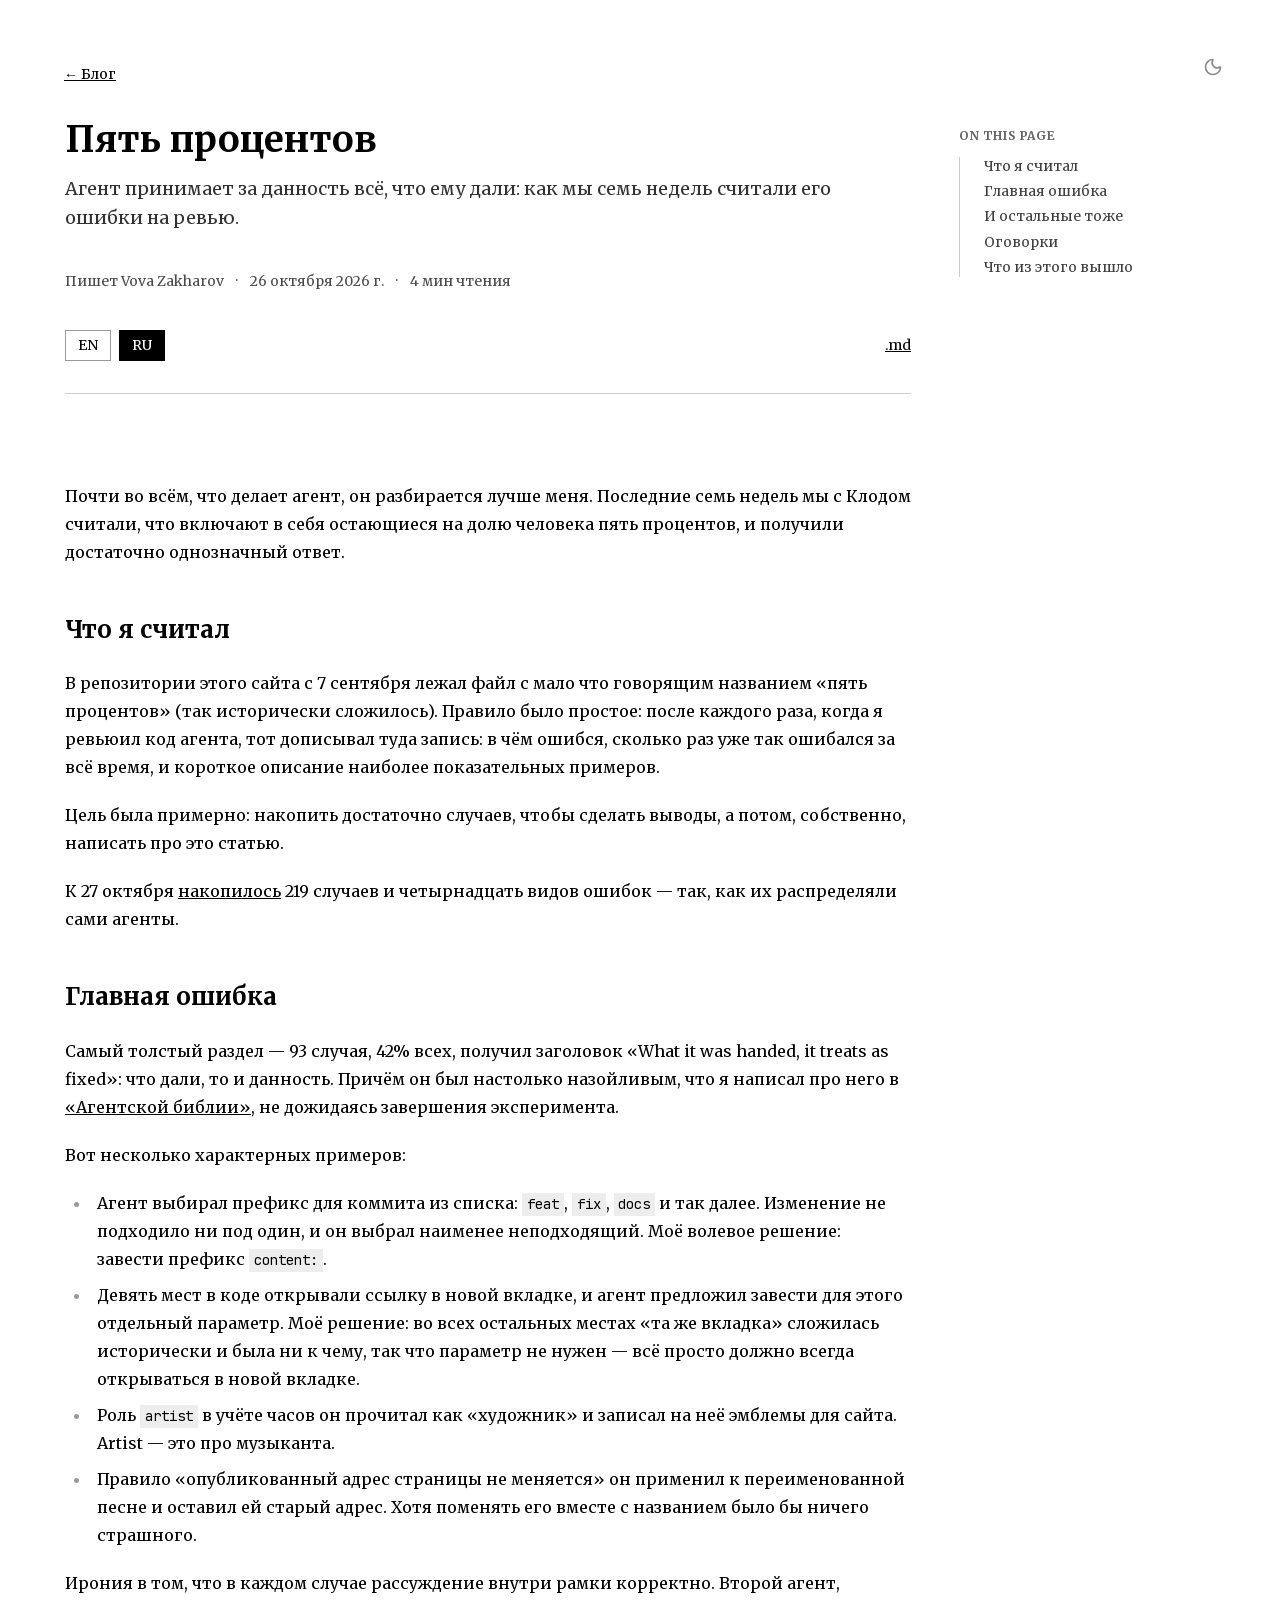
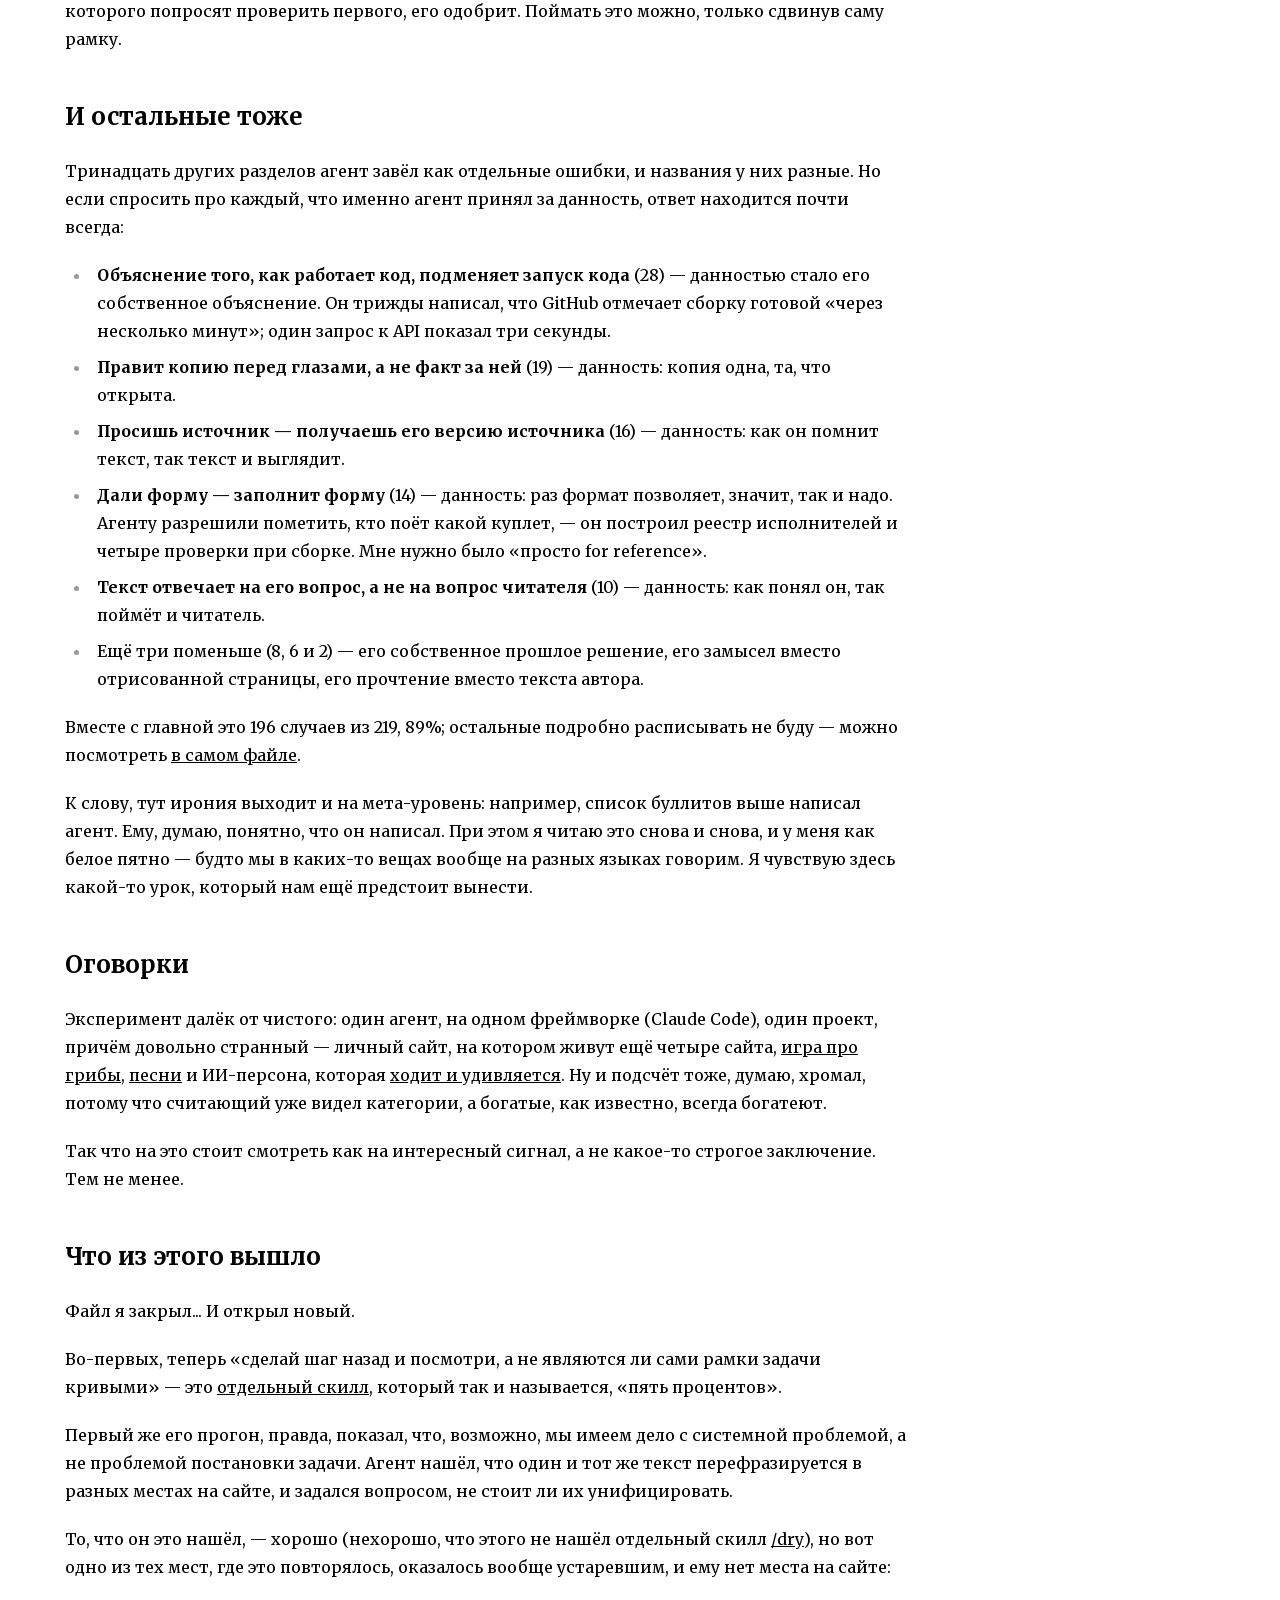
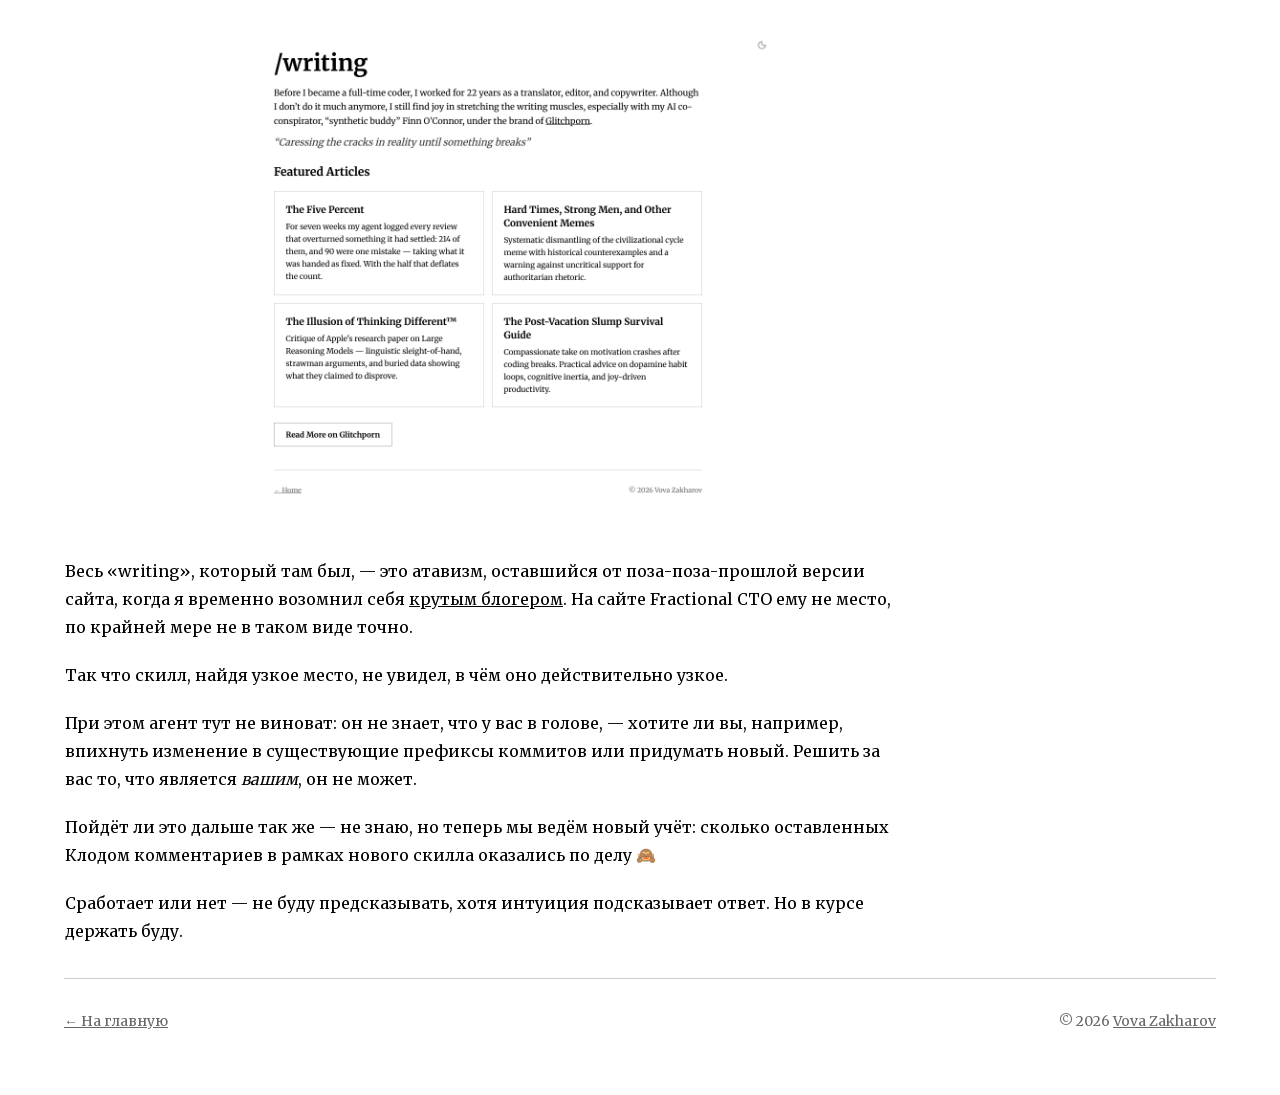
<file: blog/the-five-percent/ru.html>
<!DOCTYPE html><!--qveeIXzvKGFK8ng8kKFvz--><html lang="en" data-site="lsa" class="merriweather_e65d94df-module__vXjjqq__variable jetbrains_mono_45f7e288-module__iZ_4eq__variable" data-mantine-color-scheme="light"><head><meta charSet="utf-8"/><meta name="viewport" content="width=device-width, initial-scale=1"/><link rel="preload" href="/_next/static/media/248e1dc0efc99276-s.p.8a6b2436.woff2" as="font" crossorigin="" type="font/woff2"/><link rel="preload" href="/_next/static/media/70bc3e132a0a741e-s.p.15008bfb.woff2" as="font" crossorigin="" type="font/woff2"/><link rel="stylesheet" href="/_next/static/chunks/3365bdc44db0c183.css" data-precedence="next"/><link rel="stylesheet" href="/_next/static/chunks/17f90a7760d2340d.css" data-precedence="next"/><link rel="stylesheet" href="/_next/static/chunks/e081cfad6f7c33c3.css" data-precedence="next"/><link rel="stylesheet" href="/_next/static/chunks/56b97df332fdd65a.css" data-precedence="next"/><link rel="preload" as="script" fetchPriority="low" href="/_next/static/chunks/f3f7e2cb6541253f.js"/><script src="/_next/static/chunks/4dacfad2209326a5.js" async=""></script><script src="/_next/static/chunks/148f0be3ab50cd37.js" async=""></script><script src="/_next/static/chunks/94bf88ab88646bab.js" async=""></script><script src="/_next/static/chunks/turbopack-8fab1e0576696fc8.js" async=""></script><script src="/_next/static/chunks/7cf568b716fd6d4a.js" async=""></script><script src="/_next/static/chunks/a0da1ca1bb88ca27.js" async=""></script><script src="/_next/static/chunks/cde12cf8ccbf4b82.js" async=""></script><script src="/_next/static/chunks/d099a31df5f1aa7d.js" async=""></script><script src="/_next/static/chunks/398504abcb01b8fc.js" async=""></script><script src="/_next/static/chunks/6bc06a43dbe36c94.js" async=""></script><meta name="next-size-adjust" content=""/><title>Пять процентов</title><meta name="description" content="Агент принимает за данность всё, что ему дали: как мы семь недель считали его ошибки на ревью."/><link rel="author" href="https://latestageagentic.com"/><meta name="author" content="Vova Zakharov"/><meta name="creator" content="Late Stage Agentic"/><link rel="canonical" href="https://latestageagentic.com/blog/the-five-percent/ru"/><link rel="alternate" hrefLang="en" href="https://latestageagentic.com/blog/the-five-percent/en"/><link rel="alternate" hrefLang="ru" href="https://latestageagentic.com/blog/the-five-percent/ru"/><link rel="alternate" hrefLang="x-default" href="https://latestageagentic.com/blog/the-five-percent/en"/><link rel="alternate" type="application/rss+xml" title="Late Stage Agentic (en)" href="https://latestageagentic.com/blog/en/feed.xml"/><link rel="alternate" type="application/rss+xml" title="Late Stage Agentic (ru)" href="https://latestageagentic.com/blog/ru/feed.xml"/><meta property="og:title" content="Пять процентов"/><meta property="og:description" content="Агент принимает за данность всё, что ему дали: как мы семь недель считали его ошибки на ревью."/><meta property="og:url" content="https://latestageagentic.com/blog/the-five-percent/ru"/><meta property="og:site_name" content="Late Stage Agentic"/><meta property="og:locale" content="ru_RU"/><meta property="og:image" content="https://latestageagentic.com/ava.png"/><meta property="og:image:width" content="1024"/><meta property="og:image:height" content="1024"/><meta property="og:image:alt" content="Late Stage Agentic"/><meta property="og:type" content="article"/><meta name="twitter:card" content="summary_large_image"/><meta name="twitter:site" content="@vovahimself"/><meta name="twitter:creator" content="@vovahimself"/><meta name="twitter:title" content="Пять процентов"/><meta name="twitter:description" content="Агент принимает за данность всё, что ему дали: как мы семь недель считали его ошибки на ревью."/><meta name="twitter:image" content="https://latestageagentic.com/ava.png"/><script data-mantine-script="true">try {
  var _colorScheme = window.localStorage.getItem("mantine-color-scheme-value");
  var colorScheme = _colorScheme === "light" || _colorScheme === "dark" || _colorScheme === "auto" ? _colorScheme : "auto";
  var computedColorScheme = colorScheme !== "auto" ? colorScheme : window.matchMedia("(prefers-color-scheme: dark)").matches ? "dark" : "light";
  document.documentElement.setAttribute("data-mantine-color-scheme", computedColorScheme);
} catch (e) {}
</script><script>(function(a,b,c){let d=null;try{d=localStorage.getItem(a)}catch{}(d??c(navigator.languages))==="original"&&document.documentElement.setAttribute(b,"original")})("script","data-script",function(a){return a.some(a=>"ru"===a.slice(0,2).toLowerCase())?"original":"latin"})</script><script defer="" src="https://stats.vovazakharov.com/app.js" data-website-id="1d5168b8-0a1b-42ff-bf4f-006e903fd1d8" data-domains="latestageagentic.com" data-exclude-hash="true"></script><script src="/_next/static/chunks/a6dad97d9634a72d.js" noModule=""></script></head><body><div hidden=""><!--$--><!--/$--></div><style data-mantine-styles="true">:root, :host{--mantine-color-white: var(--color-background);--mantine-color-black: var(--color-foreground);--mantine-line-height: 1.5;--mantine-font-family: var(--font-body);--mantine-font-family-monospace: var(--font-mono), monospace;--mantine-font-family-headings: var(--font-body);--mantine-heading-font-weight: var(--font-heading-weight);--mantine-radius-default: var(--radius-default);--mantine-primary-color-filled: var(--mantine-color-accent-filled);--mantine-primary-color-filled-hover: var(--mantine-color-accent-filled-hover);--mantine-primary-color-light: var(--mantine-color-accent-light);--mantine-primary-color-light-hover: var(--mantine-color-accent-light-hover);--mantine-primary-color-light-color: var(--mantine-color-accent-light-color);--mantine-breakpoint-xs: 30em;--mantine-breakpoint-sm: 40em;--mantine-breakpoint-md: 48em;--mantine-breakpoint-lg: 64em;--mantine-breakpoint-xl: 80em;--mantine-font-size-xs: 12px;--mantine-font-size-sm: 14px;--mantine-font-size-md: 16px;--mantine-font-size-lg: 18px;--mantine-font-size-xl: 20px;--mantine-line-height-xs: 1.3333;--mantine-line-height-sm: 1.4286;--mantine-line-height-md: 1.5;--mantine-line-height-lg: 1.5556;--mantine-line-height-xl: 1.4;--mantine-primary-color-0: var(--mantine-color-accent-0);--mantine-primary-color-1: var(--mantine-color-accent-1);--mantine-primary-color-2: var(--mantine-color-accent-2);--mantine-primary-color-3: var(--mantine-color-accent-3);--mantine-primary-color-4: var(--mantine-color-accent-4);--mantine-primary-color-5: var(--mantine-color-accent-5);--mantine-primary-color-6: var(--mantine-color-accent-6);--mantine-primary-color-7: var(--mantine-color-accent-7);--mantine-primary-color-8: var(--mantine-color-accent-8);--mantine-primary-color-9: var(--mantine-color-accent-9);--mantine-color-accent-0: var(--color-accent);--mantine-color-accent-1: var(--color-accent);--mantine-color-accent-2: var(--color-accent);--mantine-color-accent-3: var(--color-accent);--mantine-color-accent-4: var(--color-accent);--mantine-color-accent-5: var(--color-accent);--mantine-color-accent-6: var(--color-accent);--mantine-color-accent-7: var(--color-accent);--mantine-color-accent-8: var(--color-accent);--mantine-color-accent-9: var(--color-accent);--mantine-h1-font-size: 36px;--mantine-h1-line-height: 40px;--mantine-h1-font-weight: var(--font-heading-weight);--mantine-h2-font-size: 30px;--mantine-h2-line-height: 36px;--mantine-h2-font-weight: var(--font-heading-weight);--mantine-h3-font-size: 24px;--mantine-h3-line-height: 32px;--mantine-h3-font-weight: var(--font-heading-weight);--mantine-h4-font-size: 20px;--mantine-h4-line-height: 28px;--mantine-h4-font-weight: var(--font-heading-weight);--mantine-h5-font-weight: var(--font-heading-weight);--mantine-h6-font-weight: var(--font-heading-weight);--mantine-color-body: var(--color-background);--mantine-color-text: var(--color-foreground);--mantine-color-anchor: var(--color-foreground);--mantine-color-default-border: var(--color-border-hairline-strong);}

:root[data-mantine-color-scheme="dark"], :host([data-mantine-color-scheme="dark"]){--mantine-color-anchor: var(--mantine-color-accent-4);--mantine-color-accent-text: var(--mantine-color-accent-4);--mantine-color-accent-filled: var(--mantine-color-accent-8);--mantine-color-accent-filled-hover: var(--mantine-color-accent-9);--mantine-color-accent-light: color-mix(in srgb, var(--color-accent), black 50%);--mantine-color-accent-light-hover: color-mix(in srgb, var(--color-accent), black 30%);--mantine-color-accent-light-color: var(--mantine-color-accent-0);--mantine-color-accent-outline: var(--mantine-color-accent-4);--mantine-color-accent-outline-hover: color-mix(in srgb, var(--color-accent), transparent 95%);}

:root[data-mantine-color-scheme="light"], :host([data-mantine-color-scheme="light"]){--mantine-color-text: var(--color-foreground);--mantine-color-body: var(--color-background);--mantine-color-anchor: var(--mantine-color-accent-6);--mantine-color-accent-text: var(--mantine-color-accent-filled);--mantine-color-accent-filled: var(--mantine-color-accent-6);--mantine-color-accent-filled-hover: var(--mantine-color-accent-7);--mantine-color-accent-light: var(--mantine-color-accent-1);--mantine-color-accent-light-hover: var(--mantine-color-accent-2);--mantine-color-accent-light-color: var(--mantine-color-accent-9);--mantine-color-accent-outline: var(--mantine-color-accent-6);--mantine-color-accent-outline-hover: color-mix(in srgb, var(--color-accent), transparent 95%);}</style><style data-mantine-styles="classes">@media (max-width: 29.99375em) {.mantine-visible-from-xs {display: none !important;}}@media (min-width: 30em) {.mantine-hidden-from-xs {display: none !important;}}@media (max-width: 39.99375em) {.mantine-visible-from-sm {display: none !important;}}@media (min-width: 40em) {.mantine-hidden-from-sm {display: none !important;}}@media (max-width: 47.99375em) {.mantine-visible-from-md {display: none !important;}}@media (min-width: 48em) {.mantine-hidden-from-md {display: none !important;}}@media (max-width: 63.99375em) {.mantine-visible-from-lg {display: none !important;}}@media (min-width: 64em) {.mantine-hidden-from-lg {display: none !important;}}@media (max-width: 79.99375em) {.mantine-visible-from-xl {display: none !important;}}@media (min-width: 80em) {.mantine-hidden-from-xl {display: none !important;}}</style><div class="theme-corner-module-scss-module__Bh5jTq__corner"><button style="--ai-size:calc(2.375rem * var(--mantine-scale));--ai-bg:transparent;--ai-hover:transparent;--ai-color:var(--mantine-color-accent-light-color);--ai-bd:calc(0.0625rem * var(--mantine-scale)) solid transparent" class="mantine-focus-auto mantine-active theme-module-scss-module__6Zjlsa__control theme-toggle-module-scss-module__RlJyra__toggle print-hidden m_8d3f4000 mantine-ActionIcon-root m_87cf2631 mantine-UnstyledButton-root" data-variant="transparent" type="button" aria-label="Toggle theme"><span class="m_8d3afb97 mantine-ActionIcon-icon"><svg xmlns="http://www.w3.org/2000/svg" width="20" height="20" viewBox="0 0 24 24" fill="none" stroke="currentColor" stroke-width="2" stroke-linecap="round" stroke-linejoin="round" class="lucide lucide-moon theme-toggle-module-scss-module__RlJyra__whenLight" aria-hidden="true"><path d="M20.985 12.486a9 9 0 1 1-9.473-9.472c.405-.022.617.46.402.803a6 6 0 0 0 8.268 8.268c.344-.215.825-.004.803.401"></path></svg><svg xmlns="http://www.w3.org/2000/svg" width="20" height="20" viewBox="0 0 24 24" fill="none" stroke="currentColor" stroke-width="2" stroke-linecap="round" stroke-linejoin="round" class="lucide lucide-sun theme-toggle-module-scss-module__RlJyra__whenDark" aria-hidden="true"><circle cx="12" cy="12" r="4"></circle><path d="M12 2v2"></path><path d="M12 20v2"></path><path d="m4.93 4.93 1.41 1.41"></path><path d="m17.66 17.66 1.41 1.41"></path><path d="M2 12h2"></path><path d="M20 12h2"></path><path d="m6.34 17.66-1.41 1.41"></path><path d="m19.07 4.93-1.41 1.41"></path></svg></span></button></div><div class="article-module-scss-module__ax_YJq__articlePage"><div style="--container-size:calc(72rem * var(--mantine-scale));padding-inline:0rem" class="m_7485cace mantine-Container-root" data-strategy="block"><div style="--stack-gap:calc(2rem * var(--mantine-scale));--stack-align:stretch;--stack-justify:flex-start" class="m_6d731127 mantine-Stack-root"><nav style="--group-gap:var(--mantine-spacing-md);--group-align:center;--group-justify:flex-start;--group-wrap:wrap" class="print-hidden m_4081bf90 mantine-Group-root"><a style="--text-fz:var(--mantine-font-size-sm);--text-lh:var(--mantine-line-height-sm)" class="mantine-focus-auto m_849cf0da print-hidden hover-dim-module-scss-module__5kd7YW__hoverDim m_b6d8b162 mantine-Text-root mantine-Anchor-root" data-size="sm" data-underline="always" href="/ru#blog">← <!-- -->Блог</a><span class="text-link-module-scss-module__dOQDQW__printed"><a style="--text-fz:var(--mantine-font-size-sm);--text-lh:var(--mantine-line-height-sm)" class="mantine-focus-auto m_849cf0da hover-dim-module-scss-module__5kd7YW__hoverDim m_b6d8b162 mantine-Text-root mantine-Anchor-root" data-size="sm" data-underline="always" href="https://latestageagentic.com/ru#blog">← <!-- -->Блог</a></span></nav><table role="none" class="print-sheet-module-scss-module__osHpvG__printSheet"><tbody><tr><td><article class="article-module-scss-module__ax_YJq__articleLayout"><div class="article-module-scss-module__ax_YJq__articleIntro"><header class="article-module-scss-module__ax_YJq__articleHeader"><div style="--stack-gap:calc(1.5rem * var(--mantine-scale));--stack-align:stretch;--stack-justify:flex-start" class="m_6d731127 mantine-Stack-root"><div style="--stack-gap:calc(0.75rem * var(--mantine-scale));--stack-align:stretch;--stack-justify:flex-start" class="m_6d731127 mantine-Stack-root"><h1 style="--title-fw:var(--mantine-h1-font-weight);--title-lh:var(--mantine-h1-line-height);--title-fz:var(--mantine-h1-font-size)" class="theme-module-scss-module__6Zjlsa__title article-module-scss-module__ax_YJq__articleTitle m_8a5d1357 mantine-Title-root" data-order="1">Пять процентов</h1><p style="--text-fz:var(--mantine-font-size-lg);--text-lh:var(--mantine-line-height-lg);opacity:0.8;line-height:1.625" class="mantine-focus-auto m_b6d8b162 mantine-Text-root" data-size="lg">Агент принимает за данность всё, что ему дали: как мы семь недель считали его ошибки на ревью.</p></div><p style="--group-gap:calc(0.75rem * var(--mantine-scale));--group-align:center;--group-justify:flex-start;--group-wrap:wrap;opacity:0.7;font-size:var(--mantine-font-size-sm)" class="document-meta-module-scss-module__pZsE7W__meta m_4081bf90 mantine-Group-root"><span>Пишет<!-- --> <a class="mantine-focus-auto m_849cf0da m_b6d8b162 mantine-Text-root mantine-Anchor-root" data-inherit="true" data-underline="hover" href="https://vovazakharov.com" target="_blank" rel="noopener noreferrer">Vova Zakharov</a></span><span aria-hidden="true">·</span><time dateTime="2026-10-26">26 октября 2026 г.</time><span aria-hidden="true">·</span><span>4 мин чтения</span></p><div style="--group-gap:calc(1rem * var(--mantine-scale));--group-align:center;--group-justify:space-between;--group-wrap:wrap" class="m_4081bf90 mantine-Group-root"><div style="--group-gap:calc(1rem * var(--mantine-scale));--group-align:center;--group-justify:flex-start;--group-wrap:wrap" class="m_4081bf90 mantine-Group-root"><nav style="--group-gap:calc(0.5rem * var(--mantine-scale));--group-align:center;--group-justify:flex-start;--group-wrap:wrap;font-size:var(--mantine-font-size-sm)" class="print-hidden m_4081bf90 mantine-Group-root"><a style="color:inherit" class="mantine-focus-auto m_849cf0da print-hidden chip-nav-module-scss-module__G5UbJG__chip chip-nav-module-scss-module__G5UbJG__chipLink m_b6d8b162 mantine-Text-root mantine-Anchor-root" data-inherit="true" data-underline="never" hrefLang="en" href="/blog/the-five-percent/en">EN</a><span class="text-link-module-scss-module__dOQDQW__printed"><a style="color:inherit" class="mantine-focus-auto m_849cf0da chip-nav-module-scss-module__G5UbJG__chip chip-nav-module-scss-module__G5UbJG__chipLink m_b6d8b162 mantine-Text-root mantine-Anchor-root" data-inherit="true" data-underline="never" href="https://latestageagentic.com/blog/the-five-percent/en" hrefLang="en">EN</a></span><span class="chip-nav-module-scss-module__G5UbJG__chip chip-nav-module-scss-module__G5UbJG__chipCurrent" aria-current="page">RU</span></nav></div><div style="--group-gap:calc(1rem * var(--mantine-scale));--group-align:center;--group-justify:flex-start;--group-wrap:wrap" class="m_4081bf90 mantine-Group-root"><a style="--text-fz:var(--mantine-font-size-sm);--text-lh:var(--mantine-line-height-sm)" class="mantine-focus-auto m_849cf0da print-hidden hover-dim-module-scss-module__5kd7YW__hoverDim m_b6d8b162 mantine-Text-root mantine-Anchor-root" data-size="sm" data-underline="always" href="/blog/the-five-percent.ru.md" download="lsa.blog.the-five-percent.ru.md"><span data-umami-event="download" data-umami-event-file="/blog/the-five-percent.ru.md">.md</span></a></div></div></div></header></div><aside class="article-module-scss-module__ax_YJq__articleAside"><nav class="print-hidden article-module-scss-module__ax_YJq__toc" aria-labelledby="table-of-contents"><h2 id="table-of-contents" class="article-module-scss-module__ax_YJq__tocHeading">On this page</h2><ol class="article-module-scss-module__ax_YJq__tocList"><li class="article-module-scss-module__ax_YJq__tocEntry"><a href="#что-я-считал" class="article-module-scss-module__ax_YJq__tocLink">Что я считал</a></li><li class="article-module-scss-module__ax_YJq__tocEntry"><a href="#главная-ошибка" class="article-module-scss-module__ax_YJq__tocLink">Главная ошибка</a></li><li class="article-module-scss-module__ax_YJq__tocEntry"><a href="#и-остальные-тоже" class="article-module-scss-module__ax_YJq__tocLink">И остальные тоже</a></li><li class="article-module-scss-module__ax_YJq__tocEntry"><a href="#оговорки" class="article-module-scss-module__ax_YJq__tocLink">Оговорки</a></li><li class="article-module-scss-module__ax_YJq__tocEntry"><a href="#что-из-этого-вышло" class="article-module-scss-module__ax_YJq__tocLink">Что из этого вышло</a></li></ol></nav></aside><div class="article-module-scss-module__ax_YJq__articleBody"><div class="prose-content"><p>Почти во всём, что делает агент, он разбирается лучше меня. Последние семь
недель мы с Клодом считали, что включают в себя остающиеся на долю человека
пять процентов, и получили достаточно однозначный ответ.</p>
<h2 id="что-я-считал"><a class="mantine-focus-auto m_849cf0da m_b6d8b162 mantine-Text-root mantine-Anchor-root" data-inherit="true" data-underline="always" href="#что-я-считал">Что я считал</a></h2>
<p>В репозитории этого сайта с 7 сентября лежал файл с мало что говорящим названием «пять процентов» (так исторически сложилось).
Правило было простое: после каждого раза, когда я ревьюил код агента, тот
дописывал туда запись: в чём ошибся, сколько раз уже так ошибался за всё время, и короткое описание наиболее показательных примеров.</p>
<p>Цель была примерно: накопить достаточно случаев, чтобы сделать выводы, а потом, собственно, написать про это статью.</p>
<p>К 27 октября <a class="mantine-focus-auto m_849cf0da m_b6d8b162 mantine-Text-root mantine-Anchor-root" data-inherit="true" data-underline="always" href="https://github.com/vzakharov/vovazakharov.com/blob/362e3560f2e560660abf1357e7cea6e634cee6da/writing/notes/the-five-percent.md" target="_blank" rel="noopener noreferrer">накопилось</a> 219 случаев и четырнадцать видов ошибок — так, как их распределяли сами агенты.</p>
<h2 id="главная-ошибка"><a class="mantine-focus-auto m_849cf0da m_b6d8b162 mantine-Text-root mantine-Anchor-root" data-inherit="true" data-underline="always" href="#главная-ошибка">Главная ошибка</a></h2>
<p>Самый толстый раздел — 93 случая, 42% всех, получил заголовок «What it was handed, it treats as fixed»: что дали, то и данность. Причём он был настолько назойливым, что я написал про него в
<a class="mantine-focus-auto m_849cf0da m_b6d8b162 mantine-Text-root mantine-Anchor-root" data-inherit="true" data-underline="always" href="https://agentic.bible/precedent-fallacy" target="_blank" rel="noopener noreferrer">«Агентской библии»</a>, не дожидаясь завершения эксперимента.</p>
<p>Вот несколько характерных примеров:</p>
<ul>
<li>Агент выбирал префикс для коммита из списка: <code>feat</code>, <code>fix</code>, <code>docs</code> и так далее. Изменение не подходило ни под один, и он выбрал наименее неподходящий. Моё волевое решение: завести префикс <code>content:</code>.</li>
<li>Девять мест в коде открывали ссылку в новой вкладке, и агент предложил завести для этого отдельный параметр. Моё решение: во всех остальных местах «та же вкладка» сложилась исторически и была ни к чему, так что параметр не нужен — всё просто должно всегда открываться в новой вкладке.</li>
<li>Роль <code>artist</code> в учёте часов он прочитал как «художник» и записал на неё эмблемы для сайта. Artist — это про музыканта.</li>
<li>Правило «опубликованный адрес страницы не меняется» он применил к переименованной песне и оставил ей старый адрес. Хотя поменять его вместе с названием было бы ничего страшного.</li>
</ul>
<p>Ирония в том, что в каждом случае рассуждение внутри рамки корректно. Второй
агент, которого попросят проверить первого, его одобрит. Поймать это можно,
только сдвинув саму рамку.</p>
<h2 id="и-остальные-тоже"><a class="mantine-focus-auto m_849cf0da m_b6d8b162 mantine-Text-root mantine-Anchor-root" data-inherit="true" data-underline="always" href="#и-остальные-тоже">И остальные тоже</a></h2>
<p>Тринадцать других разделов агент завёл как отдельные ошибки, и названия у них
разные. Но если спросить про каждый, что именно агент принял за данность,
ответ находится почти всегда:</p>
<ul>
<li><strong>Объяснение того, как работает код, подменяет запуск кода</strong> (28) —
данностью стало его собственное объяснение. Он трижды написал, что GitHub
отмечает сборку готовой «через несколько минут»; один запрос к API показал
три секунды.</li>
<li><strong>Правит копию перед глазами, а не факт за ней</strong> (19) — данность: копия
одна, та, что открыта.</li>
<li><strong>Просишь источник — получаешь его версию источника</strong> (16) — данность: как
он помнит текст, так текст и выглядит.</li>
<li><strong>Дали форму — заполнит форму</strong> (14) — данность: раз формат позволяет,
значит, так и надо. Агенту разрешили пометить, кто поёт какой куплет, — он
построил реестр исполнителей и четыре проверки при сборке. Мне нужно было
«просто for reference».</li>
<li><strong>Текст отвечает на его вопрос, а не на вопрос читателя</strong> (10) — данность:
как понял он, так поймёт и читатель.</li>
<li>Ещё три поменьше (8, 6 и 2) — его собственное прошлое решение, его замысел
вместо отрисованной страницы, его прочтение вместо текста автора.</li>
</ul>
<p>Вместе с главной это 196 случаев из 219, 89%; остальные подробно расписывать не буду — можно посмотреть <a class="mantine-focus-auto m_849cf0da m_b6d8b162 mantine-Text-root mantine-Anchor-root" data-inherit="true" data-underline="always" href="https://github.com/vzakharov/vovazakharov.com/blob/362e3560f2e560660abf1357e7cea6e634cee6da/writing/notes/the-five-percent.md" target="_blank" rel="noopener noreferrer">в самом файле</a>.</p>
<p>К слову, тут ирония выходит и на мета-уровень: например, список буллитов выше написал агент. Ему, думаю, понятно, что он написал.
При этом я читаю это снова и снова, и у меня как белое пятно — будто мы в каких-то вещах вообще на разных языках говорим.
Я чувствую здесь какой-то урок, который нам ещё предстоит вынести.</p>
<h2 id="оговорки"><a class="mantine-focus-auto m_849cf0da m_b6d8b162 mantine-Text-root mantine-Anchor-root" data-inherit="true" data-underline="always" href="#оговорки">Оговорки</a></h2>
<p>Эксперимент далёк от чистого: один агент, на одном фреймворке (Claude Code), один
проект, причём довольно странный — личный сайт, на котором живут ещё четыре
сайта, <a class="mantine-focus-auto m_849cf0da m_b6d8b162 mantine-Text-root mantine-Anchor-root" data-inherit="true" data-underline="always" href="https://vovazakharov.com/mushrooms" target="_blank" rel="noopener noreferrer">игра про грибы</a>, <a class="mantine-focus-auto m_849cf0da m_b6d8b162 mantine-Text-root mantine-Anchor-root" data-inherit="true" data-underline="always" href="https://vovazakharov.com/music" target="_blank" rel="noopener noreferrer">песни</a> и ИИ-персона, которая <a class="mantine-focus-auto m_849cf0da m_b6d8b162 mantine-Text-root mantine-Anchor-root" data-inherit="true" data-underline="always" href="https://mayawonders.com" target="_blank" rel="noopener noreferrer">ходит и удивляется</a>. Ну и подсчёт тоже, думаю, хромал, потому что считающий уже видел категории, а богатые, как известно, всегда богатеют.</p>
<p>Так что на это стоит смотреть как на интересный сигнал, а не какое-то строгое заключение. Тем не менее.</p>
<h2 id="что-из-этого-вышло"><a class="mantine-focus-auto m_849cf0da m_b6d8b162 mantine-Text-root mantine-Anchor-root" data-inherit="true" data-underline="always" href="#что-из-этого-вышло">Что из этого вышло</a></h2>
<p>Файл я закрыл... И открыл новый.</p>
<p>Во-первых, теперь «сделай шаг назад и посмотри, а не являются ли сами рамки
задачи кривыми» — это <a class="mantine-focus-auto m_849cf0da m_b6d8b162 mantine-Text-root mantine-Anchor-root" data-inherit="true" data-underline="always" href="https://github.com/vzakharov/vovazakharov.com/blob/main/.claude/skills/five-percent/procedure.md" target="_blank" rel="noopener noreferrer">отдельный скилл</a>, который так и называется, «пять процентов».</p>
<p>Первый же его прогон, правда, показал, что, возможно, мы имеем дело с системной
проблемой, а не проблемой постановки задачи. Агент нашёл, что
один и тот же текст перефразируется в разных местах на сайте, и задался вопросом,
не стоит ли их унифицировать.</p>
<p>То, что он это нашёл, — хорошо (нехорошо, что этого не нашёл отдельный скилл <a class="mantine-focus-auto m_849cf0da m_b6d8b162 mantine-Text-root mantine-Anchor-root" data-inherit="true" data-underline="always" href="https://github.com/vzakharov/vovazakharov.com/blob/main/.claude/skills/dry/SKILL.md" target="_blank" rel="noopener noreferrer">/dry</a>),
но вот одно из тех мест, где это повторялось, оказалось вообще устаревшим, и ему
нет места на сайте:</p>
<p><img src="/blog/assets/writing-page.png" alt="Страница /writing на vovazakharov.com: три статьи из Glitchporn и карточка этой статьи" loading="lazy" decoding="async" width="1280" height="1070"/></p>
<p>Весь «writing», который там был, — это атавизм, оставшийся от поза-поза-прошлой версии сайта,
когда я временно возомнил себя <a class="mantine-focus-auto m_849cf0da m_b6d8b162 mantine-Text-root mantine-Anchor-root" data-inherit="true" data-underline="always" href="https://glitchporn.substack.com/" target="_blank" rel="noopener noreferrer">крутым блогером</a>. На сайте Fractional CTO ему не место,
по крайней мере не в таком виде точно.</p>
<p>Так что скилл, найдя узкое место, не увидел, в чём оно действительно узкое.</p>
<p>При этом агент тут не виноват: он не знает, что у вас в голове, — хотите ли вы, например, впихнуть изменение в существующие префиксы коммитов или придумать новый. Решить за вас то, что является <em>вашим</em>, он не может.</p>
<p>Пойдёт ли это дальше так же — не знаю, но теперь мы ведём новый учёт:
сколько оставленных Клодом комментариев в рамках нового скилла оказались по делу 🙈</p>
<p>Сработает или нет — не буду предсказывать, хотя интуиция подсказывает ответ. Но в курсе держать буду.</p></div></div></article></td></tr></tbody><tfoot><tr><td><footer style="--group-gap:calc(1rem * var(--mantine-scale));--group-align:baseline;--group-justify:space-between;--group-wrap:nowrap" class="print-sheet-module-scss-module__osHpvG__printedFrom m_4081bf90 mantine-Group-root"><a style="color:inherit" class="mantine-focus-auto m_849cf0da m_b6d8b162 mantine-Text-root mantine-Anchor-root" data-inherit="true" data-underline="never" href="https://latestageagentic.com/blog/the-five-percent/ru">latestageagentic.com/blog/the-five-percent/ru</a><p class="mantine-focus-auto m_b6d8b162 mantine-Text-root">©<!-- --> <!-- -->Late Stage Agentic<!-- -->, <!-- -->2026</p></footer></td></tr></tfoot></table><footer class="print-hidden"><div style="--divider-color:var(--color-border-hairline);margin-bottom:calc(2rem * var(--mantine-scale))" class="m_3eebeb36 mantine-Divider-root" data-orientation="horizontal" role="separator"></div><div style="--group-gap:calc(2rem * var(--mantine-scale));--group-align:flex-start;--group-justify:space-between;--group-wrap:wrap" class="m_4081bf90 mantine-Group-root"><div style="--text-fz:var(--mantine-font-size-sm);--text-lh:var(--mantine-line-height-sm);min-width:min(360px, 100%);flex:1" class="mantine-focus-auto site-footer-module-scss-module__UiNxnW__note m_b6d8b162 mantine-Text-root" data-size="sm"><a class="mantine-focus-auto m_849cf0da print-hidden m_b6d8b162 mantine-Text-root mantine-Anchor-root" data-inherit="true" data-underline="always" href="/ru">← На главную</a><span class="text-link-module-scss-module__dOQDQW__printed"><a class="mantine-focus-auto m_849cf0da m_b6d8b162 mantine-Text-root mantine-Anchor-root" data-inherit="true" data-underline="always" href="https://latestageagentic.com/ru">← На главную</a></span></div><p style="--text-fz:var(--mantine-font-size-sm);--text-lh:var(--mantine-line-height-sm);opacity:0.6" class="mantine-focus-auto m_b6d8b162 mantine-Text-root" data-size="sm">© <!-- -->2026<!-- --> <a class="mantine-focus-auto m_849cf0da m_b6d8b162 mantine-Text-root mantine-Anchor-root" data-inherit="true" data-underline="always" href="https://vovazakharov.com" target="_blank" rel="noopener noreferrer">Vova Zakharov</a></p></div></footer></div></div></div><!--$--><!--/$--><script src="/_next/static/chunks/f3f7e2cb6541253f.js" id="_R_" async=""></script><script>(self.__next_f=self.__next_f||[]).push([0])</script><script>self.__next_f.push([1,"1:\"$Sreact.fragment\"\n2:I[9171,[\"/_next/static/chunks/7cf568b716fd6d4a.js\",\"/_next/static/chunks/a0da1ca1bb88ca27.js\",\"/_next/static/chunks/cde12cf8ccbf4b82.js\"],\"ColorSchemeScript\"]\n3:I[40203,[\"/_next/static/chunks/7cf568b716fd6d4a.js\",\"/_next/static/chunks/a0da1ca1bb88ca27.js\",\"/_next/static/chunks/cde12cf8ccbf4b82.js\"],\"ThemeProvider\"]\n4:I[753,[\"/_next/static/chunks/7cf568b716fd6d4a.js\",\"/_next/static/chunks/a0da1ca1bb88ca27.js\",\"/_next/static/chunks/cde12cf8ccbf4b82.js\"],\"ThemeToggle\"]\n5:I[99952,[\"/_next/static/chunks/d099a31df5f1aa7d.js\",\"/_next/static/chunks/398504abcb01b8fc.js\"],\"default\"]\n6:I[99258,[\"/_next/static/chunks/d099a31df5f1aa7d.js\",\"/_next/static/chunks/398504abcb01b8fc.js\"],\"default\"]\n8:I[50774,[\"/_next/static/chunks/d099a31df5f1aa7d.js\",\"/_next/static/chunks/398504abcb01b8fc.js\"],\"OutletBoundary\"]\n9:\"$Sreact.suspense\"\nb:I[50774,[\"/_next/static/chunks/d099a31df5f1aa7d.js\",\"/_next/static/chunks/398504abcb01b8fc.js\"],\"ViewportBoundary\"]\nd:I[50774,[\"/_next/static/chunks/d099a31df5f1aa7d.js\",\"/_next/static/chunks/398504abcb01b8fc.js\"],\"MetadataBoundary\"]\nf:I[85921,[\"/_next/static/chunks/d099a31df5f1aa7d.js\",\"/_next/static/chunks/398504abcb01b8fc.js\"],\"default\"]\n:HL[\"/_next/static/chunks/3365bdc44db0c183.css\",\"style\"]\n:HL[\"/_next/static/chunks/17f90a7760d2340d.css\",\"style\"]\n:HL[\"/_next/static/media/248e1dc0efc99276-s.p.8a6b2436.woff2\",\"font\",{\"crossOrigin\":\"\",\"type\":\"font/woff2\"}]\n:HL[\"/_next/static/media/70bc3e132a0a741e-s.p.15008bfb.woff2\",\"font\",{\"crossOrigin\":\"\",\"type\":\"font/woff2\"}]\n:HL[\"/_next/static/chunks/e081cfad6f7c33c3.css\",\"style\"]\n:HL[\"/_next/static/chunks/56b97df332fdd65a.css\",\"style\"]\n"])</script><script>self.__next_f.push([1,"0:{\"P\":null,\"b\":\"qveeIXzvKGFK8ng8kKFvz\",\"c\":[\"\",\"blog\",\"the-five-percent\",\"ru\"],\"q\":\"\",\"i\":false,\"f\":[[[\"\",{\"children\":[\"blog\",{\"children\":[[\"slug\",\"the-five-percent/ru\",\"c\"],{\"children\":[\"__PAGE__\",{}]}]}]},\"$undefined\",\"$undefined\",true],[[\"$\",\"$1\",\"c\",{\"children\":[[[\"$\",\"link\",\"0\",{\"rel\":\"stylesheet\",\"href\":\"/_next/static/chunks/3365bdc44db0c183.css\",\"precedence\":\"next\",\"crossOrigin\":\"$undefined\",\"nonce\":\"$undefined\"}],[\"$\",\"link\",\"1\",{\"rel\":\"stylesheet\",\"href\":\"/_next/static/chunks/17f90a7760d2340d.css\",\"precedence\":\"next\",\"crossOrigin\":\"$undefined\",\"nonce\":\"$undefined\"}],[\"$\",\"script\",\"script-0\",{\"src\":\"/_next/static/chunks/7cf568b716fd6d4a.js\",\"async\":true,\"nonce\":\"$undefined\"}],[\"$\",\"script\",\"script-1\",{\"src\":\"/_next/static/chunks/a0da1ca1bb88ca27.js\",\"async\":true,\"nonce\":\"$undefined\"}],[\"$\",\"script\",\"script-2\",{\"src\":\"/_next/static/chunks/cde12cf8ccbf4b82.js\",\"async\":true,\"nonce\":\"$undefined\"}]],[\"$\",\"html\",null,{\"lang\":\"en\",\"data-site\":\"lsa\",\"className\":\"merriweather_e65d94df-module__vXjjqq__variable jetbrains_mono_45f7e288-module__iZ_4eq__variable\",\"suppressHydrationWarning\":true,\"data-mantine-color-scheme\":\"light\",\"children\":[[\"$\",\"head\",null,{\"children\":[[[\"$\",\"$L2\",null,{\"defaultColorScheme\":\"auto\"}],[\"$\",\"script\",null,{\"dangerouslySetInnerHTML\":{\"__html\":\"(function(a,b,c){let d=null;try{d=localStorage.getItem(a)}catch{}(d??c(navigator.languages))===\\\"original\\\"\u0026\u0026document.documentElement.setAttribute(b,\\\"original\\\")})(\\\"script\\\",\\\"data-script\\\",function(a){return a.some(a=\u003e\\\"ru\\\"===a.slice(0,2).toLowerCase())?\\\"original\\\":\\\"latin\\\"})\"}}]],[\"$\",\"script\",null,{\"defer\":true,\"src\":\"https://stats.vovazakharov.com/app.js\",\"data-website-id\":\"1d5168b8-0a1b-42ff-bf4f-006e903fd1d8\",\"data-domains\":\"latestageagentic.com\",\"data-exclude-hash\":\"true\"}]]}],[\"$\",\"body\",null,{\"children\":[\"$\",\"$L3\",null,{\"children\":[[\"$\",\"div\",null,{\"className\":\"theme-corner-module-scss-module__Bh5jTq__corner\",\"children\":[\"$\",\"$L4\",null,{\"label\":\"Toggle theme\"}]}],[\"$\",\"$L5\",null,{\"parallelRouterKey\":\"children\",\"error\":\"$undefined\",\"errorStyles\":\"$undefined\",\"errorScripts\":\"$undefined\",\"template\":[\"$\",\"$L6\",null,{}],\"templateStyles\":\"$undefined\",\"templateScripts\":\"$undefined\",\"notFound\":[[[\"$\",\"title\",null,{\"children\":\"404: This page could not be found.\"}],[\"$\",\"div\",null,{\"style\":{\"fontFamily\":\"system-ui,\\\"Segoe UI\\\",Roboto,Helvetica,Arial,sans-serif,\\\"Apple Color Emoji\\\",\\\"Segoe UI Emoji\\\"\",\"height\":\"100vh\",\"textAlign\":\"center\",\"display\":\"flex\",\"flexDirection\":\"column\",\"alignItems\":\"center\",\"justifyContent\":\"center\"},\"children\":[\"$\",\"div\",null,{\"children\":[[\"$\",\"style\",null,{\"dangerouslySetInnerHTML\":{\"__html\":\"body{color:#000;background:#fff;margin:0}.next-error-h1{border-right:1px solid rgba(0,0,0,.3)}@media (prefers-color-scheme:dark){body{color:#fff;background:#000}.next-error-h1{border-right:1px solid rgba(255,255,255,.3)}}\"}}],[\"$\",\"h1\",null,{\"className\":\"next-error-h1\",\"style\":{\"display\":\"inline-block\",\"margin\":\"0 20px 0 0\",\"padding\":\"0 23px 0 0\",\"fontSize\":24,\"fontWeight\":500,\"verticalAlign\":\"top\",\"lineHeight\":\"49px\"},\"children\":404}],[\"$\",\"div\",null,{\"style\":{\"display\":\"inline-block\"},\"children\":[\"$\",\"h2\",null,{\"style\":{\"fontSize\":14,\"fontWeight\":400,\"lineHeight\":\"49px\",\"margin\":0},\"children\":\"This page could not be found.\"}]}]]}]}]],[]],\"forbidden\":\"$undefined\",\"unauthorized\":\"$undefined\"}]]}]}]]}]]}],{\"children\":[[\"$\",\"$1\",\"c\",{\"children\":[null,[\"$\",\"$L5\",null,{\"parallelRouterKey\":\"children\",\"error\":\"$undefined\",\"errorStyles\":\"$undefined\",\"errorScripts\":\"$undefined\",\"template\":[\"$\",\"$L6\",null,{}],\"templateStyles\":\"$undefined\",\"templateScripts\":\"$undefined\",\"notFound\":\"$undefined\",\"forbidden\":\"$undefined\",\"unauthorized\":\"$undefined\"}]]}],{\"children\":[[\"$\",\"$1\",\"c\",{\"children\":[null,[\"$\",\"$L5\",null,{\"parallelRouterKey\":\"children\",\"error\":\"$undefined\",\"errorStyles\":\"$undefined\",\"errorScripts\":\"$undefined\",\"template\":[\"$\",\"$L6\",null,{}],\"templateStyles\":\"$undefined\",\"templateScripts\":\"$undefined\",\"notFound\":\"$undefined\",\"forbidden\":\"$undefined\",\"unauthorized\":\"$undefined\"}]]}],{\"children\":[[\"$\",\"$1\",\"c\",{\"children\":[\"$L7\",[[\"$\",\"link\",\"0\",{\"rel\":\"stylesheet\",\"href\":\"/_next/static/chunks/e081cfad6f7c33c3.css\",\"precedence\":\"next\",\"crossOrigin\":\"$undefined\",\"nonce\":\"$undefined\"}],[\"$\",\"link\",\"1\",{\"rel\":\"stylesheet\",\"href\":\"/_next/static/chunks/56b97df332fdd65a.css\",\"precedence\":\"next\",\"crossOrigin\":\"$undefined\",\"nonce\":\"$undefined\"}],[\"$\",\"script\",\"script-0\",{\"src\":\"/_next/static/chunks/6bc06a43dbe36c94.js\",\"async\":true,\"nonce\":\"$undefined\"}]],[\"$\",\"$L8\",null,{\"children\":[\"$\",\"$9\",null,{\"name\":\"Next.MetadataOutlet\",\"children\":\"$@a\"}]}]]}],{},null,false,false]},null,false,false]},null,false,false]},null,false,false],[\"$\",\"$1\",\"h\",{\"children\":[null,[\"$\",\"$Lb\",null,{\"children\":\"$@c\"}],[\"$\",\"div\",null,{\"hidden\":true,\"children\":[\"$\",\"$Ld\",null,{\"children\":[\"$\",\"$9\",null,{\"name\":\"Next.Metadata\",\"children\":\"$@e\"}]}]}],[\"$\",\"meta\",null,{\"name\":\"next-size-adjust\",\"content\":\"\"}]]}],false]],\"m\":\"$undefined\",\"G\":[\"$f\",[]],\"S\":true}\n"])</script><script>self.__next_f.push([1,"c:[[\"$\",\"meta\",\"0\",{\"charSet\":\"utf-8\"}],[\"$\",\"meta\",\"1\",{\"name\":\"viewport\",\"content\":\"width=device-width, initial-scale=1\"}]]\n"])</script><script>self.__next_f.push([1,"10:I[34551,[\"/_next/static/chunks/7cf568b716fd6d4a.js\",\"/_next/static/chunks/a0da1ca1bb88ca27.js\",\"/_next/static/chunks/cde12cf8ccbf4b82.js\",\"/_next/static/chunks/6bc06a43dbe36c94.js\"],\"Box\"]\n11:I[28415,[\"/_next/static/chunks/7cf568b716fd6d4a.js\",\"/_next/static/chunks/a0da1ca1bb88ca27.js\",\"/_next/static/chunks/cde12cf8ccbf4b82.js\",\"/_next/static/chunks/6bc06a43dbe36c94.js\"],\"Container\"]\n12:I[94086,[\"/_next/static/chunks/7cf568b716fd6d4a.js\",\"/_next/static/chunks/a0da1ca1bb88ca27.js\",\"/_next/static/chunks/cde12cf8ccbf4b82.js\",\"/_next/static/chunks/6bc06a43dbe36c94.js\"],\"Stack\"]\n13:I[54448,[\"/_next/static/chunks/7cf568b716fd6d4a.js\",\"/_next/static/chunks/a0da1ca1bb88ca27.js\",\"/_next/static/chunks/cde12cf8ccbf4b82.js\",\"/_next/static/chunks/6bc06a43dbe36c94.js\"],\"Group\"]\n14:I[91376,[\"/_next/static/chunks/7cf568b716fd6d4a.js\",\"/_next/static/chunks/a0da1ca1bb88ca27.js\",\"/_next/static/chunks/cde12cf8ccbf4b82.js\",\"/_next/static/chunks/6bc06a43dbe36c94.js\"],\"TextLink\"]\n15:I[81980,[\"/_next/static/chunks/7cf568b716fd6d4a.js\",\"/_next/static/chunks/a0da1ca1bb88ca27.js\",\"/_next/static/chunks/cde12cf8ccbf4b82.js\",\"/_next/static/chunks/6bc06a43dbe36c94.js\"],\"Title\"]\n16:I[27835,[\"/_next/static/chunks/7cf568b716fd6d4a.js\",\"/_next/static/chunks/a0da1ca1bb88ca27.js\",\"/_next/static/chunks/cde12cf8ccbf4b82.js\",\"/_next/static/chunks/6bc06a43dbe36c94.js\"],\"Text\"]\n17:I[55816,[\"/_next/static/chunks/7cf568b716fd6d4a.js\",\"/_next/static/chunks/a0da1ca1bb88ca27.js\",\"/_next/static/chunks/cde12cf8ccbf4b82.js\",\"/_next/static/chunks/6bc06a43dbe36c94.js\"],\"ChipNav\"]\n18:I[48919,[\"/_next/static/chunks/7cf568b716fd6d4a.js\",\"/_next/static/chunks/a0da1ca1bb88ca27.js\",\"/_next/static/chunks/cde12cf8ccbf4b82.js\",\"/_next/static/chunks/6bc06a43dbe36c94.js\"],\"FileLink\"]\n"])</script><script>self.__next_f.push([1,"7:[\"$\",\"$L10\",null,{\"className\":\"article-module-scss-module__ax_YJq__articlePage\",\"children\":[\"$\",\"$L11\",null,{\"size\":1152,\"px\":0,\"children\":[\"$\",\"$L12\",null,{\"gap\":32,\"children\":[[\"$\",\"$L13\",null,{\"component\":\"nav\",\"className\":\"print-hidden\",\"children\":[\"$\",\"$L14\",null,{\"href\":\"/ru#blog\",\"size\":\"sm\",\"className\":\"hover-dim-module-scss-module__5kd7YW__hoverDim\",\"children\":[\"← \",\"Блог\"]}]}],[\"$\",\"table\",null,{\"role\":\"none\",\"className\":\"print-sheet-module-scss-module__osHpvG__printSheet\",\"children\":[[\"$\",\"tbody\",null,{\"children\":[\"$\",\"tr\",null,{\"children\":[\"$\",\"td\",null,{\"children\":[\"$\",\"$L10\",null,{\"component\":\"article\",\"className\":\"article-module-scss-module__ax_YJq__articleLayout\",\"children\":[[\"$\",\"$L10\",null,{\"className\":\"article-module-scss-module__ax_YJq__articleIntro\",\"children\":[[\"$\",\"$L10\",null,{\"component\":\"header\",\"className\":\"article-module-scss-module__ax_YJq__articleHeader\",\"children\":[\"$\",\"$L12\",null,{\"gap\":24,\"children\":[[\"$\",\"$L12\",null,{\"gap\":12,\"children\":[\"$undefined\",[\"$\",\"$L15\",null,{\"order\":1,\"className\":\"article-module-scss-module__ax_YJq__articleTitle\",\"children\":\"Пять процентов\"}],[\"$\",\"$L16\",null,{\"size\":\"lg\",\"lh\":1.625,\"opacity\":0.8,\"children\":\"Агент принимает за данность всё, что ему дали: как мы семь недель считали его ошибки на ревью.\"}]]}],[\"$\",\"$L13\",null,{\"component\":\"p\",\"gap\":12,\"wrap\":\"wrap\",\"fz\":\"sm\",\"opacity\":0.7,\"className\":\"document-meta-module-scss-module__pZsE7W__meta\",\"children\":[[[\"$\",\"span\",null,{\"children\":[\"Пишет\",\" \",[\"$\",\"$L14\",null,{\"underline\":\"hover\",\"href\":\"https://vovazakharov.com\",\"children\":\"Vova Zakharov\"}]]}],[\"$\",\"span\",null,{\"aria-hidden\":true,\"children\":\"·\"}]],[\"$\",\"time\",null,{\"dateTime\":\"2026-10-26\",\"children\":\"26 октября 2026 г.\"}],[\"$\",\"span\",null,{\"aria-hidden\":true,\"children\":\"·\"}],[\"$\",\"span\",null,{\"children\":\"4 мин чтения\"}],false]}],[\"$\",\"$L13\",null,{\"justify\":\"space-between\",\"gap\":16,\"wrap\":\"wrap\",\"children\":[[\"$\",\"$L13\",null,{\"gap\":16,\"wrap\":\"wrap\",\"children\":[[\"$\",\"$L17\",null,{\"chips\":[{\"label\":\"EN\",\"href\":\"/blog/the-five-percent/en\",\"hrefLang\":\"en\",\"current\":false},{\"label\":\"RU\",\"href\":\"/blog/the-five-percent/ru\",\"hrefLang\":\"ru\",\"current\":true}]}],false]}],[\"$\",\"$L13\",null,{\"gap\":16,\"wrap\":\"wrap\",\"children\":[[\"$\",\"$L18\",null,{\"href\":\"/blog/the-five-percent.ru.md\",\"download\":\"lsa.blog.the-five-percent.ru.md\",\"children\":\".md\"}],false]}]]}]]}]}],\"$undefined\"]}],[\"$\",\"$L10\",null,{\"component\":\"aside\",\"className\":\"article-module-scss-module__ax_YJq__articleAside\",\"children\":[\"$\",\"$L10\",null,{\"component\":\"nav\",\"aria-labelledby\":\"table-of-contents\",\"className\":\"print-hidden article-module-scss-module__ax_YJq__toc\",\"children\":[[\"$\",\"h2\",null,{\"id\":\"table-of-contents\",\"className\":\"article-module-scss-module__ax_YJq__tocHeading\",\"children\":\"On this page\"}],[\"$\",\"ol\",null,{\"className\":\"article-module-scss-module__ax_YJq__tocList\",\"children\":[[\"$\",\"li\",\"что-я-считал\",{\"className\":\"article-module-scss-module__ax_YJq__tocEntry\",\"children\":[\"$\",\"a\",null,{\"href\":\"#что-я-считал\",\"className\":\"article-module-scss-module__ax_YJq__tocLink\",\"children\":\"Что я считал\"}]}],[\"$\",\"li\",\"главная-ошибка\",{\"className\":\"article-module-scss-module__ax_YJq__tocEntry\",\"children\":[\"$\",\"a\",null,{\"href\":\"#главная-ошибка\",\"className\":\"article-module-scss-module__ax_YJq__tocLink\",\"children\":\"Главная ошибка\"}]}],[\"$\",\"li\",\"и-остальные-тоже\",{\"className\":\"article-module-scss-module__ax_YJq__tocEntry\",\"children\":[\"$\",\"a\",null,{\"href\":\"#и-остальные-тоже\",\"className\":\"article-module-scss-module__ax_YJq__tocLink\",\"children\":\"И остальные тоже\"}]}],[\"$\",\"li\",\"оговорки\",{\"className\":\"article-module-scss-module__ax_YJq__tocEntry\",\"children\":[\"$\",\"a\",null,{\"href\":\"#оговорки\",\"className\":\"article-module-scss-module__ax_YJq__tocLink\",\"children\":\"Оговорки\"}]}],[\"$\",\"li\",\"что-из-этого-вышло\",{\"className\":\"article-module-scss-module__ax_YJq__tocEntry\",\"children\":[\"$\",\"a\",null,{\"href\":\"#что-из-этого-вышло\",\"className\":\"article-module-scss-module__ax_YJq__tocLink\",\"children\":\"Что из этого вышло\"}]}]]}]]}]}],[\"$\",\"$L10\",null,{\"className\":\"article-module-scss-module__ax_YJq__articleBody\",\"children\":[[\"$\",\"div\",null,{\"className\":\"prose-content\",\"children\":[[[\"$\",\"p\",\"p-0\",{\"children\":\"Почти во всём, что делает агент, он разбирается лучше меня. Последние семь\\nнедель мы с Клодом считали, что включают в себя остающиеся на долю человека\\nпять процентов, и получили достаточно однозначный ответ.\"}]],\"$undefined\",[\"\\n\",[\"$\",\"h2\",\"h2-0\",{\"id\":\"что-я-считал\",\"children\":[\"$\",\"$L14\",\"a-0\",{\"href\":\"#что-я-считал\",\"className\":\"$undefined\",\"children\":\"Что я считал\"}]}],\"\\n\",[\"$\",\"p\",\"p-0\",{\"children\":\"В репозитории этого сайта с 7 сентября лежал файл с мало что говорящим названием «пять процентов» (так исторически сложилось).\\nПравило было простое: после каждого раза, когда я ревьюил код агента, тот\\nдописывал туда запись: в чём ошибся, сколько раз уже так ошибался за всё время, и короткое описание наиболее показательных примеров.\"}],\"\\n\",\"$L19\",\"\\n\",\"$L1a\",\"\\n\",\"$L1b\",\"\\n\",\"$L1c\",\"\\n\",\"$L1d\",\"\\n\",\"$L1e\",\"\\n\",\"$L1f\",\"\\n\",\"$L20\",\"\\n\",\"$L21\",\"\\n\",\"$L22\",\"\\n\",\"$L23\",\"\\n\",\"$L24\",\"\\n\",\"$L25\",\"\\n\",\"$L26\",\"\\n\",\"$L27\",\"\\n\",\"$L28\",\"\\n\",\"$L29\",\"\\n\",\"$L2a\",\"\\n\",\"$L2b\",\"\\n\",\"$L2c\",\"\\n\",\"$L2d\",\"\\n\",\"$L2e\",\"\\n\",\"$L2f\",\"\\n\",\"$L30\",\"\\n\",\"$L31\",\"\\n\",\"$L32\"]]}],false]}]]}]}]}]}],\"$L33\"]}],\"$L34\"]}]}]}]\n"])</script><script>self.__next_f.push([1,"35:I[2287,[\"/_next/static/chunks/7cf568b716fd6d4a.js\",\"/_next/static/chunks/a0da1ca1bb88ca27.js\",\"/_next/static/chunks/cde12cf8ccbf4b82.js\",\"/_next/static/chunks/6bc06a43dbe36c94.js\"],\"Divider\"]\n19:[\"$\",\"p\",\"p-1\",{\"children\":\"Цель была примерно: накопить достаточно случаев, чтобы сделать выводы, а потом, собственно, написать про это статью.\"}]\n1a:[\"$\",\"p\",\"p-2\",{\"children\":[\"К 27 октября \",[\"$\",\"$L14\",\"a-0\",{\"href\":\"https://github.com/vzakharov/vovazakharov.com/blob/362e3560f2e560660abf1357e7cea6e634cee6da/writing/notes/the-five-percent.md\",\"className\":\"$undefined\",\"children\":\"накопилось\"}],\" 219 случаев и четырнадцать видов ошибок — так, как их распределяли сами агенты.\"]}]\n1b:[\"$\",\"h2\",\"h2-1\",{\"id\":\"главная-ошибка\",\"children\":[\"$\",\"$L14\",\"a-0\",{\"href\":\"#главная-ошибка\",\"className\":\"$undefined\",\"children\":\"Главная ошибка\"}]}]\n1c:[\"$\",\"p\",\"p-3\",{\"children\":[\"Самый толстый раздел — 93 случая, 42% всех, получил заголовок «What it was handed, it treats as fixed»: что дали, то и данность. Причём он был настолько назойливым, что я написал про него в\\n\",[\"$\",\"$L14\",\"a-0\",{\"href\":\"https://agentic.bible/precedent-fallacy\",\"className\":\"$undefined\",\"children\":\"«Агентской библии»\"}],\", не дожидаясь завершения эксперимента.\"]}]\n1d:[\"$\",\"p\",\"p-4\",{\"children\":\"Вот несколько характерных примеров:\"}]\n1e:[\"$\",\"ul\",\"ul-0\",{\"children\":[\"\\n\",[\"$\",\"li\",\"li-0\",{\"children\":[\"Агент выбирал префикс для коммита из списка: \",[\"$\",\"code\",\"code-0\",{\"children\":\"feat\"}],\", \",[\"$\",\"code\",\"code-1\",{\"children\":\"fix\"}],\", \",[\"$\",\"code\",\"code-2\",{\"children\":\"docs\"}],\" и так далее. Изменение не подходило ни под один, и он выбрал наименее неподходящий. Моё волевое решение: завести префикс \",[\"$\",\"code\",\"code-3\",{\"children\":\"content:\"}],\".\"]}],\"\\n\",[\"$\",\"li\",\"li-1\",{\"children\":\"Девять мест в коде открывали ссылку в новой вкладке, и агент предложил завести для этого отдельный параметр. Моё решение: во всех остальных местах «та же вкладка» сложилась исторически и была ни к чему, так что параметр не нужен — всё просто должно всегда открываться в новой вкладке.\"}],\"\\n\",[\"$\",\"li\",\"li-2\",{\"children\":[\"Роль \",[\"$\",\"code\",\"code-0\",{\"children\":\"artist\"}],\" в учёте часов он прочитал как «художник» и записал на неё эмблемы для сайта. Artist — это про музыканта.\"]}],\"\\n\",[\"$\",\"li\",\"li-3\",{\"children\":\"Правило «опубликованный адрес страницы не меняется» он применил к переименованной песне и оставил ей старый адрес. Хотя поменять его вместе с названием было бы ничего страшного.\"}],\"\\n\"]}]\n1f:[\"$\",\"p\",\"p-5\",{\"children\":\"Ирония в том, что в каждом случае рассуждение внутри рамки корректно. Второй\\nагент, которого попросят проверить первого, его одобрит. Поймать это можно,\\nтолько сдвинув саму рамку.\"}]\n20:[\"$\",\"h2\",\"h2-2\",{\"id\":\"и-остальные-тоже\",\"children\":[\"$\",\"$L14\",\"a-0\",{\"href\":\"#и-остальные-тоже\",\"className\":\"$undefined\",\"children\":\"И остальные тоже\"}]}]\n21:[\"$\",\"p\",\"p-6\",{\"children\":\"Три"])</script><script>self.__next_f.push([1,"надцать других разделов агент завёл как отдельные ошибки, и названия у них\\nразные. Но если спросить про каждый, что именно агент принял за данность,\\nответ находится почти всегда:\"}]\n"])</script><script>self.__next_f.push([1,"22:[\"$\",\"ul\",\"ul-1\",{\"children\":[\"\\n\",[\"$\",\"li\",\"li-0\",{\"children\":[[\"$\",\"strong\",\"strong-0\",{\"children\":\"Объяснение того, как работает код, подменяет запуск кода\"}],\" (28) —\\nданностью стало его собственное объяснение. Он трижды написал, что GitHub\\nотмечает сборку готовой «через несколько минут»; один запрос к API показал\\nтри секунды.\"]}],\"\\n\",[\"$\",\"li\",\"li-1\",{\"children\":[[\"$\",\"strong\",\"strong-0\",{\"children\":\"Правит копию перед глазами, а не факт за ней\"}],\" (19) — данность: копия\\nодна, та, что открыта.\"]}],\"\\n\",[\"$\",\"li\",\"li-2\",{\"children\":[[\"$\",\"strong\",\"strong-0\",{\"children\":\"Просишь источник — получаешь его версию источника\"}],\" (16) — данность: как\\nон помнит текст, так текст и выглядит.\"]}],\"\\n\",[\"$\",\"li\",\"li-3\",{\"children\":[[\"$\",\"strong\",\"strong-0\",{\"children\":\"Дали форму — заполнит форму\"}],\" (14) — данность: раз формат позволяет,\\nзначит, так и надо. Агенту разрешили пометить, кто поёт какой куплет, — он\\nпостроил реестр исполнителей и четыре проверки при сборке. Мне нужно было\\n«просто for reference».\"]}],\"\\n\",[\"$\",\"li\",\"li-4\",{\"children\":[[\"$\",\"strong\",\"strong-0\",{\"children\":\"Текст отвечает на его вопрос, а не на вопрос читателя\"}],\" (10) — данность:\\nкак понял он, так поймёт и читатель.\"]}],\"\\n\",[\"$\",\"li\",\"li-5\",{\"children\":\"Ещё три поменьше (8, 6 и 2) — его собственное прошлое решение, его замысел\\nвместо отрисованной страницы, его прочтение вместо текста автора.\"}],\"\\n\"]}]\n"])</script><script>self.__next_f.push([1,"23:[\"$\",\"p\",\"p-7\",{\"children\":[\"Вместе с главной это 196 случаев из 219, 89%; остальные подробно расписывать не буду — можно посмотреть \",[\"$\",\"$L14\",\"a-0\",{\"href\":\"https://github.com/vzakharov/vovazakharov.com/blob/362e3560f2e560660abf1357e7cea6e634cee6da/writing/notes/the-five-percent.md\",\"className\":\"$undefined\",\"children\":\"в самом файле\"}],\".\"]}]\n24:[\"$\",\"p\",\"p-8\",{\"children\":\"К слову, тут ирония выходит и на мета-уровень: например, список буллитов выше написал агент. Ему, думаю, понятно, что он написал.\\nПри этом я читаю это снова и снова, и у меня как белое пятно — будто мы в каких-то вещах вообще на разных языках говорим.\\nЯ чувствую здесь какой-то урок, который нам ещё предстоит вынести.\"}]\n25:[\"$\",\"h2\",\"h2-3\",{\"id\":\"оговорки\",\"children\":[\"$\",\"$L14\",\"a-0\",{\"href\":\"#оговорки\",\"className\":\"$undefined\",\"children\":\"Оговорки\"}]}]\n26:[\"$\",\"p\",\"p-9\",{\"children\":[\"Эксперимент далёк от чистого: один агент, на одном фреймворке (Claude Code), один\\nпроект, причём довольно странный — личный сайт, на котором живут ещё четыре\\nсайта, \",[\"$\",\"$L14\",\"a-0\",{\"href\":\"https://vovazakharov.com/mushrooms\",\"className\":\"$undefined\",\"children\":\"игра про грибы\"}],\", \",[\"$\",\"$L14\",\"a-1\",{\"href\":\"https://vovazakharov.com/music\",\"className\":\"$undefined\",\"children\":\"песни\"}],\" и ИИ-персона, которая \",[\"$\",\"$L14\",\"a-2\",{\"href\":\"https://mayawonders.com\",\"className\":\"$undefined\",\"children\":\"ходит и удивляется\"}],\". Ну и подсчёт тоже, думаю, хромал, потому что считающий уже видел категории, а богатые, как известно, всегда богатеют.\"]}]\n27:[\"$\",\"p\",\"p-10\",{\"children\":\"Так что на это стоит смотреть как на интересный сигнал, а не какое-то строгое заключение. Тем не менее.\"}]\n28:[\"$\",\"h2\",\"h2-4\",{\"id\":\"что-из-этого-вышло\",\"children\":[\"$\",\"$L14\",\"a-0\",{\"href\":\"#что-из-этого-вышло\",\"className\":\"$undefined\",\"children\":\"Что из этого вышло\"}]}]\n29:[\"$\",\"p\",\"p-11\",{\"children\":\"Файл я закрыл... И открыл новый.\"}]\n2a:[\"$\",\"p\",\"p-12\",{\"children\":[\"Во-первых, теперь «сделай шаг назад и посмотри, а не являются ли сами рамки\\nзадачи кривыми» — это \",[\"$\",\"$L14\",\"a-0\",{\"href\":\"https://github.com/vzakharov/vovazakharov.com/blob/main/.claude/skills/five-percent/procedure.md\",\"className\":\"$undefined\",\"children\":\"отдельный скилл\"}],\", который так и называется, «пять процентов».\"]}]\n2b:[\"$\",\"p\",\"p-13\",{\"children\":\"Первый же его прогон, правда, показал, что, возможно, мы имеем дело с системной\\nпроблемой, а не проблемой постановки задачи. Агент нашёл, что\\nодин и тот же текст перефразируется в разных местах на сайте, и задался вопросом,\\nне стоит ли их унифицировать.\"}]\n2c:[\"$\",\"p\",\"p-14\",{\"children\":[\"То, что он это нашёл, — хорошо (нехорошо, что этого не нашёл отдельный скилл \",[\"$\",\"$L14\",\"a-0\",{\"href\":\"https://github.com/vzakharov/vovazakharov.com/blob/main/.claude/skills/dry/SKILL.md\",\"className\":\"$undefined\",\"children\":\"/dry\"}],\"),\\nно вот одно из тех мест, где это повторялось, ок"])</script><script>self.__next_f.push([1,"азалось вообще устаревшим, и ему\\nнет места на сайте:\"]}]\n2d:[\"$\",\"p\",\"p-15\",{\"children\":[\"$\",\"img\",\"img-0\",{\"src\":\"/blog/assets/writing-page.png\",\"alt\":\"Страница /writing на vovazakharov.com: три статьи из Glitchporn и карточка этой статьи\",\"loading\":\"lazy\",\"decoding\":\"async\",\"width\":1280,\"height\":1070}]}]\n2e:[\"$\",\"p\",\"p-16\",{\"children\":[\"Весь «writing», который там был, — это атавизм, оставшийся от поза-поза-прошлой версии сайта,\\nкогда я временно возомнил себя \",[\"$\",\"$L14\",\"a-0\",{\"href\":\"https://glitchporn.substack.com/\",\"className\":\"$undefined\",\"children\":\"крутым блогером\"}],\". На сайте Fractional CTO ему не место,\\nпо крайней мере не в таком виде точно.\"]}]\n2f:[\"$\",\"p\",\"p-17\",{\"children\":\"Так что скилл, найдя узкое место, не увидел, в чём оно действительно узкое.\"}]\n30:[\"$\",\"p\",\"p-18\",{\"children\":[\"При этом агент тут не виноват: он не знает, что у вас в голове, — хотите ли вы, например, впихнуть изменение в существующие префиксы коммитов или придумать новый. Решить за вас то, что является \",[\"$\",\"em\",\"em-0\",{\"children\":\"вашим\"}],\", он не может.\"]}]\n31:[\"$\",\"p\",\"p-19\",{\"children\":\"Пойдёт ли это дальше так же — не знаю, но теперь мы ведём новый учёт:\\nсколько оставленных Клодом комментариев в рамках нового скилла оказались по делу 🙈\"}]\n32:[\"$\",\"p\",\"p-20\",{\"children\":\"Сработает или нет — не буду предсказывать, хотя интуиция подсказывает ответ. Но в курсе держать буду.\"}]\n33:[\"$\",\"tfoot\",null,{\"children\":[\"$\",\"tr\",null,{\"children\":[\"$\",\"td\",null,{\"children\":[\"$\",\"$L13\",null,{\"component\":\"footer\",\"justify\":\"space-between\",\"align\":\"baseline\",\"gap\":16,\"wrap\":\"nowrap\",\"className\":\"print-sheet-module-scss-module__osHpvG__printedFrom\",\"children\":[[\"$\",\"$L14\",null,{\"href\":\"https://latestageagentic.com/blog/the-five-percent/ru\",\"c\":\"inherit\",\"underline\":\"never\",\"children\":\"latestageagentic.com/blog/the-five-percent/ru\"}],[\"$\",\"$L16\",null,{\"children\":[\"©\",\" \",\"Late Stage Agentic\",\", \",2026]}]]}]}]}]}]\n34:[\"$\",\"$L10\",null,{\"component\":\"footer\",\"className\":\"print-hidden\",\"children\":[[\"$\",\"$L35\",null,{\"mb\":32,\"color\":\"var(--color-border-hairline)\"}],[\"$\",\"$L13\",null,{\"justify\":\"space-between\",\"align\":\"flex-start\",\"gap\":32,\"children\":[[\"$\",\"$L16\",null,{\"component\":\"div\",\"className\":\"site-footer-module-scss-module__UiNxnW__note\",\"size\":\"sm\",\"flex\":1,\"miw\":\"min(360px, 100%)\",\"children\":[\"$\",\"$L14\",null,{\"href\":\"/ru\",\"children\":\"← На главную\"}]}],[\"$\",\"$L16\",null,{\"size\":\"sm\",\"opacity\":0.6,\"children\":[\"© \",2026,\" \",[\"$\",\"$L14\",null,{\"href\":\"https://vovazakharov.com\",\"children\":\"Vova Zakharov\"}],false]}]]}]]}]\n"])</script><script>self.__next_f.push([1,"e:[[\"$\",\"title\",\"0\",{\"children\":\"Пять процентов\"}],[\"$\",\"meta\",\"1\",{\"name\":\"description\",\"content\":\"Агент принимает за данность всё, что ему дали: как мы семь недель считали его ошибки на ревью.\"}],[\"$\",\"link\",\"2\",{\"rel\":\"author\",\"href\":\"https://latestageagentic.com\"}],[\"$\",\"meta\",\"3\",{\"name\":\"author\",\"content\":\"Vova Zakharov\"}],[\"$\",\"meta\",\"4\",{\"name\":\"creator\",\"content\":\"Late Stage Agentic\"}],[\"$\",\"link\",\"5\",{\"rel\":\"canonical\",\"href\":\"https://latestageagentic.com/blog/the-five-percent/ru\"}],[\"$\",\"link\",\"6\",{\"rel\":\"alternate\",\"hrefLang\":\"en\",\"href\":\"https://latestageagentic.com/blog/the-five-percent/en\"}],[\"$\",\"link\",\"7\",{\"rel\":\"alternate\",\"hrefLang\":\"ru\",\"href\":\"https://latestageagentic.com/blog/the-five-percent/ru\"}],[\"$\",\"link\",\"8\",{\"rel\":\"alternate\",\"hrefLang\":\"x-default\",\"href\":\"https://latestageagentic.com/blog/the-five-percent/en\"}],[\"$\",\"link\",\"9\",{\"rel\":\"alternate\",\"type\":\"application/rss+xml\",\"title\":\"Late Stage Agentic (en)\",\"href\":\"https://latestageagentic.com/blog/en/feed.xml\"}],[\"$\",\"link\",\"10\",{\"rel\":\"alternate\",\"type\":\"application/rss+xml\",\"title\":\"Late Stage Agentic (ru)\",\"href\":\"https://latestageagentic.com/blog/ru/feed.xml\"}],[\"$\",\"meta\",\"11\",{\"property\":\"og:title\",\"content\":\"Пять процентов\"}],[\"$\",\"meta\",\"12\",{\"property\":\"og:description\",\"content\":\"Агент принимает за данность всё, что ему дали: как мы семь недель считали его ошибки на ревью.\"}],[\"$\",\"meta\",\"13\",{\"property\":\"og:url\",\"content\":\"https://latestageagentic.com/blog/the-five-percent/ru\"}],[\"$\",\"meta\",\"14\",{\"property\":\"og:site_name\",\"content\":\"Late Stage Agentic\"}],[\"$\",\"meta\",\"15\",{\"property\":\"og:locale\",\"content\":\"ru_RU\"}],[\"$\",\"meta\",\"16\",{\"property\":\"og:image\",\"content\":\"https://latestageagentic.com/ava.png\"}],[\"$\",\"meta\",\"17\",{\"property\":\"og:image:width\",\"content\":\"1024\"}],[\"$\",\"meta\",\"18\",{\"property\":\"og:image:height\",\"content\":\"1024\"}],[\"$\",\"meta\",\"19\",{\"property\":\"og:image:alt\",\"content\":\"Late Stage Agentic\"}],[\"$\",\"meta\",\"20\",{\"property\":\"og:type\",\"content\":\"article\"}],[\"$\",\"meta\",\"21\",{\"name\":\"twitter:card\",\"content\":\"summary_large_image\"}],[\"$\",\"meta\",\"22\",{\"name\":\"twitter:site\",\"content\":\"@vovahimself\"}],[\"$\",\"meta\",\"23\",{\"name\":\"twitter:creator\",\"content\":\"@vovahimself\"}],[\"$\",\"meta\",\"24\",{\"name\":\"twitter:title\",\"content\":\"Пять процентов\"}],[\"$\",\"meta\",\"25\",{\"name\":\"twitter:description\",\"content\":\"Агент принимает за данность всё, что ему дали: как мы семь недель считали его ошибки на ревью.\"}],[\"$\",\"meta\",\"26\",{\"name\":\"twitter:image\",\"content\":\"https://latestageagentic.com/ava.png\"}]]\n"])</script><script>self.__next_f.push([1,"a:null\n"])</script></body></html>
</file>
<file: _next/static/chunks/3365bdc44db0c183.css>
.prose-content{--code-surface:color-mix(in srgb,var(--color-foreground)7%,var(--color-background));font-size:1rem;line-height:1.75}.prose-content>:first-child{margin-top:0}.prose-content>:last-child{margin-bottom:0}.prose-content :where(p){margin:1.25em 0}.prose-content :where(a){color:inherit;font-weight:500;text-decoration:underline}.prose-content :where(strong){font-weight:600}.prose-content :where(hr){border:0;border-top:1px solid var(--color-border-hairline);margin:3em 0}.prose-content :where(hr+*,h1+*,h2+*,h3+*,h4+*){margin-top:0}.prose-content :where(h1,h2,h3,h4){clear:both}.prose-content :where(h1){margin:0 0 .8889em;font-size:2.25em;font-weight:800;line-height:1.1111}.prose-content :where(h2){margin:2em 0 1em;font-size:1.5em;font-weight:700;line-height:1.3333}.prose-content :where(h3){margin:1.6em 0 .6em;font-size:1.25em;font-weight:600;line-height:1.6}.prose-content :where(h4){margin:1.5em 0 .5em;font-size:1em;font-weight:600;line-height:1.5}.prose-content :is(h1,h2,h3,h4,h5,h6)>a{color:inherit;font-weight:inherit;text-decoration:none}.prose-content :is(h1,h2,h3,h4,h5,h6)>a:hover{text-underline-offset:.2em;-webkit-text-decoration:underline dotted;text-decoration:underline dotted}.prose-content>h1{border-top:1px solid var(--color-border-hairline);padding-top:1.5em}.prose-content>h1:first-child{border-top:0;padding-top:0}.prose-content :where(ul,ol){margin:1.25em 0;padding-inline-start:1.625em}.prose-content :where(ul){list-style-type:disc}.prose-content :where(ol){list-style-type:decimal}.prose-content :where(ul ul,ul ol,ol ul,ol ol){margin:.75em 0}.prose-content :where(li){margin:.5em 0;padding-inline-start:.375em}.prose-content :where(ul>li)::marker{color:color-mix(in srgb,var(--color-foreground)40%,transparent)}.prose-content :where(ol>li)::marker{color:color-mix(in srgb,var(--color-foreground)60%,transparent);font-weight:400}.prose-content :where(li p){margin:.75em 0}.prose-content :where(li>p:first-child){margin-top:1.25em}.prose-content :where(li>p:last-child){margin-bottom:1.25em}.prose-content :where(blockquote){border-inline-start:.25rem solid color-mix(in srgb,var(--color-foreground)40%,transparent);quotes:"“" "”" "‘" "’";margin:1.6em 0;padding-inline-start:1em;font-style:italic;font-weight:500}.prose-content :where(blockquote p:first-of-type):before{content:open-quote}.prose-content :where(blockquote p:last-of-type):after{content:close-quote}.prose-content :where(code){font-family:var(--mantine-font-family-monospace);font-size:.875em}.prose-content :not(pre)>code{background:var(--code-surface);color:var(--color-foreground);font-weight:inherit;padding:.15em .35em}.prose-content :where(pre){border-radius:.375rem;margin:1.7143em 0;font-size:.875em;font-weight:400;line-height:1.7143}.prose-content :where(pre)>code{font-size:inherit;font-weight:inherit;line-height:inherit;color:inherit;background:0 0;padding:0}.prose-content .shiki{background:var(--code-surface);padding:1em;overflow-x:auto}.prose-content .shiki,.prose-content .shiki span{color:var(--shiki-light)}[data-mantine-color-scheme=dark] .prose-content .shiki,[data-mantine-color-scheme=dark] .prose-content .shiki span{color:var(--shiki-dark)}.prose-content :where(table){table-layout:auto;border-collapse:collapse;width:100%;margin:2em 0;font-size:.875em;line-height:1.7143}.prose-content :where(th,td){text-align:start;padding:.5714em}.prose-content :where(th:first-child,td:first-child){padding-inline-start:0}.prose-content :where(th:last-child,td:last-child){padding-inline-end:0}.prose-content :where(thead){border-bottom:1px solid color-mix(in srgb,var(--color-foreground)30%,transparent)}.prose-content :where(thead th){vertical-align:bottom;padding-top:0;font-weight:600}.prose-content :where(tbody tr){border-bottom:1px solid color-mix(in srgb,var(--color-foreground)15%,transparent)}.prose-content :where(tbody tr:last-child){border-bottom:0}.prose-content :where(tbody td){vertical-align:baseline}.prose-content :where(img,video){vertical-align:middle;max-width:100%;height:auto;display:block}@media print{.prose-content :where(img,video){break-inside:avoid;max-height:23cm}}.prose-content :where(img,video,figure){margin:2em 0}.prose-content :where(img){width:auto;max-height:32rem;margin-inline:auto}.prose-content :where(figure>*){margin:0}.prose-content :where(figcaption){color:color-mix(in srgb,var(--color-foreground)70%,transparent);margin-top:.8571em;font-size:.875em;line-height:1.4286}.content-table-scroll{margin:1.5em 0;overflow-x:auto}.content-table-scroll>table{margin:0}@media (min-width:40em){.content-image-aside{float:inline-end;width:42%;margin:.4em 0 1.25em 1.75em}}@media print{.content-image-aside{float:none;width:auto;margin:2em auto}}.content-pull-quote{clear:both;border-top:1px solid var(--color-border-hairline);border-bottom:1px solid var(--color-border-hairline);text-align:center;text-wrap:balance;margin:2.25em 0;padding:.75em 0;font-size:1.375em;font-weight:500;line-height:1.4}.content-pull-quote>p{margin:0}.content-callout{clear:both;background:var(--color-surface);border-radius:.375rem;margin:1.75em 0;padding:1em 1.25em}.content-callout>p{margin:0}.content-callout>p+p{margin-top:.75em}@media print{.content-callout{border:1px solid var(--color-border-hairline)}}.content-video{border:1px solid var(--color-border-hairline);background:color-mix(in srgb,var(--color-foreground)4%,transparent);width:100%;margin:1.5em 0;display:block}.content-mermaid{text-align:center;margin:1.5em 0}.content-mermaid>img{max-height:none;display:inline-block}@media not print{.content-mermaid>.content-mermaid-dark,[data-mantine-color-scheme=dark] .content-mermaid>.content-mermaid-light{display:none}[data-mantine-color-scheme=dark] .content-mermaid>.content-mermaid-dark{display:inline-block}}@media print{.content-mermaid>.content-mermaid-dark{display:none}}.content-end-mark{width:2.5em;height:2.5em;max-height:none;margin-inline:auto;display:block}.content-end-mark-line{margin-top:1.75em}:root{--font-body:var(--font-merriweather),serif;--font-heading-weight:700;--radius-default:0;--color-background:#fff;--color-foreground:#000;--color-border-hairline:#0003;--color-border-hairline-strong:#0006;--color-surface:#0000000a;--color-surface-strong:#0000001a;--color-accent:#000}:root:not([data-script=original]) [data-spelling=original],:root[data-script=original] [data-spelling=latin]{display:none}[data-mantine-color-scheme=dark]{--color-background:#090909;--color-foreground:#fff;--color-border-hairline:#fff3;--color-border-hairline-strong:#fff6;--color-surface:#ffffff0f;--color-surface-strong:#ffffff24;--color-accent:#fff}
.print-only{display:none}@media print{:root,[data-mantine-color-scheme=dark]{--lightningcss-light:initial;--lightningcss-dark: ;color-scheme:light;--color-background:#fff;--color-foreground:#000;--color-border-hairline:#ddd;--color-border-hairline-strong:#ddd;--color-surface:#f5f5f5;--color-surface-strong:#eee;--color-accent:#000}@page{margin:1.5cm;size:a4}body{font-size:10pt;line-height:1.4}*{box-shadow:none}h1,h2,h3,h4,h5,h6{break-after:avoid}h1{margin-bottom:.2cm;font-size:20pt;line-height:1.2}h2{margin-bottom:.3cm;font-size:16pt;line-height:1.3333}h3{margin-bottom:.2cm;font-size:12pt;line-height:1.5556}h4{margin-bottom:.15cm;font-size:11pt;line-height:1.5}p,ul,ol,li{font-size:10pt;line-height:1.4}ul,ol{margin:.2cm 0}li{margin-bottom:.1cm}p{margin-bottom:.2cm}section{break-inside:auto}.print-hidden{display:none}.print-only{display:block}.print-raster{filter:drop-shadow(0 0 #0000)}}
@font-face{font-family:Merriweather;font-style:normal;font-weight:300;font-stretch:100%;font-display:swap;src:url(../media/02046ca7e906ed9f-s.78def622.woff2)format("woff2");unicode-range:U+460-52F,U+1C80-1C8A,U+20B4,U+2DE0-2DFF,U+A640-A69F,U+FE2E-FE2F}@font-face{font-family:Merriweather;font-style:normal;font-weight:300;font-stretch:100%;font-display:swap;src:url(../media/6bbcb5b36acd717c-s.656fbe30.woff2)format("woff2");unicode-range:U+301,U+400-45F,U+490-491,U+4B0-4B1,U+2116}@font-face{font-family:Merriweather;font-style:normal;font-weight:300;font-stretch:100%;font-display:swap;src:url(../media/0797a9ffe47acb65-s.a9cc7c2a.woff2)format("woff2");unicode-range:U+102-103,U+110-111,U+128-129,U+168-169,U+1A0-1A1,U+1AF-1B0,U+300-301,U+303-304,U+308-309,U+323,U+329,U+1EA0-1EF9,U+20AB}@font-face{font-family:Merriweather;font-style:normal;font-weight:300;font-stretch:100%;font-display:swap;src:url(../media/7c2c7251ac640798-s.d6988a53.woff2)format("woff2");unicode-range:U+100-2BA,U+2BD-2C5,U+2C7-2CC,U+2CE-2D7,U+2DD-2FF,U+304,U+308,U+329,U+1D00-1DBF,U+1E00-1E9F,U+1EF2-1EFF,U+2020,U+20A0-20AB,U+20AD-20C4,U+2113,U+2C60-2C7F,U+A720-A7FF}@font-face{font-family:Merriweather;font-style:normal;font-weight:300;font-stretch:100%;font-display:swap;src:url(../media/248e1dc0efc99276-s.p.8a6b2436.woff2)format("woff2");unicode-range:U+??,U+131,U+152-153,U+2BB-2BC,U+2C6,U+2DA,U+2DC,U+304,U+308,U+329,U+2000-206F,U+20AC,U+2122,U+2191,U+2193,U+2212,U+2215,U+FEFF,U+FFFD}@font-face{font-family:Merriweather;font-style:normal;font-weight:400;font-stretch:100%;font-display:swap;src:url(../media/02046ca7e906ed9f-s.78def622.woff2)format("woff2");unicode-range:U+460-52F,U+1C80-1C8A,U+20B4,U+2DE0-2DFF,U+A640-A69F,U+FE2E-FE2F}@font-face{font-family:Merriweather;font-style:normal;font-weight:400;font-stretch:100%;font-display:swap;src:url(../media/6bbcb5b36acd717c-s.656fbe30.woff2)format("woff2");unicode-range:U+301,U+400-45F,U+490-491,U+4B0-4B1,U+2116}@font-face{font-family:Merriweather;font-style:normal;font-weight:400;font-stretch:100%;font-display:swap;src:url(../media/0797a9ffe47acb65-s.a9cc7c2a.woff2)format("woff2");unicode-range:U+102-103,U+110-111,U+128-129,U+168-169,U+1A0-1A1,U+1AF-1B0,U+300-301,U+303-304,U+308-309,U+323,U+329,U+1EA0-1EF9,U+20AB}@font-face{font-family:Merriweather;font-style:normal;font-weight:400;font-stretch:100%;font-display:swap;src:url(../media/7c2c7251ac640798-s.d6988a53.woff2)format("woff2");unicode-range:U+100-2BA,U+2BD-2C5,U+2C7-2CC,U+2CE-2D7,U+2DD-2FF,U+304,U+308,U+329,U+1D00-1DBF,U+1E00-1E9F,U+1EF2-1EFF,U+2020,U+20A0-20AB,U+20AD-20C4,U+2113,U+2C60-2C7F,U+A720-A7FF}@font-face{font-family:Merriweather;font-style:normal;font-weight:400;font-stretch:100%;font-display:swap;src:url(../media/248e1dc0efc99276-s.p.8a6b2436.woff2)format("woff2");unicode-range:U+??,U+131,U+152-153,U+2BB-2BC,U+2C6,U+2DA,U+2DC,U+304,U+308,U+329,U+2000-206F,U+20AC,U+2122,U+2191,U+2193,U+2212,U+2215,U+FEFF,U+FFFD}@font-face{font-family:Merriweather;font-style:normal;font-weight:700;font-stretch:100%;font-display:swap;src:url(../media/02046ca7e906ed9f-s.78def622.woff2)format("woff2");unicode-range:U+460-52F,U+1C80-1C8A,U+20B4,U+2DE0-2DFF,U+A640-A69F,U+FE2E-FE2F}@font-face{font-family:Merriweather;font-style:normal;font-weight:700;font-stretch:100%;font-display:swap;src:url(../media/6bbcb5b36acd717c-s.656fbe30.woff2)format("woff2");unicode-range:U+301,U+400-45F,U+490-491,U+4B0-4B1,U+2116}@font-face{font-family:Merriweather;font-style:normal;font-weight:700;font-stretch:100%;font-display:swap;src:url(../media/0797a9ffe47acb65-s.a9cc7c2a.woff2)format("woff2");unicode-range:U+102-103,U+110-111,U+128-129,U+168-169,U+1A0-1A1,U+1AF-1B0,U+300-301,U+303-304,U+308-309,U+323,U+329,U+1EA0-1EF9,U+20AB}@font-face{font-family:Merriweather;font-style:normal;font-weight:700;font-stretch:100%;font-display:swap;src:url(../media/7c2c7251ac640798-s.d6988a53.woff2)format("woff2");unicode-range:U+100-2BA,U+2BD-2C5,U+2C7-2CC,U+2CE-2D7,U+2DD-2FF,U+304,U+308,U+329,U+1D00-1DBF,U+1E00-1E9F,U+1EF2-1EFF,U+2020,U+20A0-20AB,U+20AD-20C4,U+2113,U+2C60-2C7F,U+A720-A7FF}@font-face{font-family:Merriweather;font-style:normal;font-weight:700;font-stretch:100%;font-display:swap;src:url(../media/248e1dc0efc99276-s.p.8a6b2436.woff2)format("woff2");unicode-range:U+??,U+131,U+152-153,U+2BB-2BC,U+2C6,U+2DA,U+2DC,U+304,U+308,U+329,U+2000-206F,U+20AC,U+2122,U+2191,U+2193,U+2212,U+2215,U+FEFF,U+FFFD}@font-face{font-family:Merriweather Fallback;src:local(Times New Roman);ascent-override:80.59%;descent-override:22.36%;line-gap-override:0.0%;size-adjust:122.09%}.merriweather_e65d94df-module__vXjjqq__className{font-family:Merriweather,Merriweather Fallback;font-style:normal}.merriweather_e65d94df-module__vXjjqq__variable{--font-merriweather:"Merriweather","Merriweather Fallback"}
@font-face{font-family:JetBrains Mono;font-style:normal;font-weight:100 800;font-display:swap;src:url(../media/13bf9871fe164e7f-s.f2220059.woff2)format("woff2");unicode-range:U+460-52F,U+1C80-1C8A,U+20B4,U+2DE0-2DFF,U+A640-A69F,U+FE2E-FE2F}@font-face{font-family:JetBrains Mono;font-style:normal;font-weight:100 800;font-display:swap;src:url(../media/cc545e633e20c56d-s.f6f1950f.woff2)format("woff2");unicode-range:U+301,U+400-45F,U+490-491,U+4B0-4B1,U+2116}@font-face{font-family:JetBrains Mono;font-style:normal;font-weight:100 800;font-display:swap;src:url(../media/71b036adf157cdcf-s.bd5f4d11.woff2)format("woff2");unicode-range:U+370-377,U+37A-37F,U+384-38A,U+38C,U+38E-3A1,U+3A3-3FF}@font-face{font-family:JetBrains Mono;font-style:normal;font-weight:100 800;font-display:swap;src:url(../media/89b21bb081cb7469-s.51c18f09.woff2)format("woff2");unicode-range:U+102-103,U+110-111,U+128-129,U+168-169,U+1A0-1A1,U+1AF-1B0,U+300-301,U+303-304,U+308-309,U+323,U+329,U+1EA0-1EF9,U+20AB}@font-face{font-family:JetBrains Mono;font-style:normal;font-weight:100 800;font-display:swap;src:url(../media/3fe682a82f50d426-s.23358719.woff2)format("woff2");unicode-range:U+100-2BA,U+2BD-2C5,U+2C7-2CC,U+2CE-2D7,U+2DD-2FF,U+304,U+308,U+329,U+1D00-1DBF,U+1E00-1E9F,U+1EF2-1EFF,U+2020,U+20A0-20AB,U+20AD-20C4,U+2113,U+2C60-2C7F,U+A720-A7FF}@font-face{font-family:JetBrains Mono;font-style:normal;font-weight:100 800;font-display:swap;src:url(../media/70bc3e132a0a741e-s.p.15008bfb.woff2)format("woff2");unicode-range:U+??,U+131,U+152-153,U+2BB-2BC,U+2C6,U+2DA,U+2DC,U+304,U+308,U+329,U+2000-206F,U+20AC,U+2122,U+2191,U+2193,U+2212,U+2215,U+FEFF,U+FFFD}@font-face{font-family:JetBrains Mono Fallback;src:local(Arial);ascent-override:75.79%;descent-override:22.29%;line-gap-override:0.0%;size-adjust:134.59%}.jetbrains_mono_45f7e288-module__iZ_4eq__className{font-family:JetBrains Mono,JetBrains Mono Fallback;font-style:normal}.jetbrains_mono_45f7e288-module__iZ_4eq__variable{--font-mono:"JetBrains Mono","JetBrains Mono Fallback"}
.theme-toggle-module-scss-module__RlJyra__toggle{opacity:.45}@media (hover:hover){.theme-toggle-module-scss-module__RlJyra__toggle:hover{opacity:1}}@media (hover:none){.theme-toggle-module-scss-module__RlJyra__toggle:active{opacity:1}}.theme-toggle-module-scss-module__RlJyra__whenLight{display:block}[data-mantine-color-scheme=dark] .theme-toggle-module-scss-module__RlJyra__whenLight,.theme-toggle-module-scss-module__RlJyra__whenDark{display:none}[data-mantine-color-scheme=dark] .theme-toggle-module-scss-module__RlJyra__whenDark{display:block}
.theme-corner-module-scss-module__Bh5jTq__corner{position:absolute;top:32px;right:32px}@media (min-width:40em){.theme-corner-module-scss-module__Bh5jTq__corner{top:48px;right:48px}}
@layer mantine{:root,:host{color-scheme:var(--mantine-color-scheme)}*,:before,:after{box-sizing:border-box}input,button,textarea,select{font:inherit}button,select{text-transform:none}body,:host{font-family:var(--mantine-font-family);font-size:var(--mantine-font-size-md);line-height:var(--mantine-line-height);background-color:var(--mantine-color-body);color:var(--mantine-color-text);-webkit-font-smoothing:var(--mantine-webkit-font-smoothing);-moz-osx-font-smoothing:var(--mantine-moz-font-smoothing);margin:0}@media screen and (max-device-width:31.25em){body,:host{-webkit-text-size-adjust:100%}}}
@layer mantine{:root,:host{--mantine-z-index-app:100;--mantine-z-index-modal:200;--mantine-z-index-popover:300;--mantine-z-index-overlay:400;--mantine-z-index-max:9999;--mantine-scale:1;--mantine-cursor-type:default;--mantine-webkit-font-smoothing:antialiased;--mantine-moz-font-smoothing:grayscale;--mantine-color-white:#fff;--mantine-color-black:#000;--mantine-line-height:1.55;--mantine-font-family:-apple-system,BlinkMacSystemFont,Segoe UI,Roboto,Helvetica,Arial,sans-serif,Apple Color Emoji,Segoe UI Emoji;--mantine-font-family-monospace:ui-monospace,SFMono-Regular,Menlo,Monaco,Consolas,Liberation Mono,Courier New,monospace;--mantine-font-family-headings:-apple-system,BlinkMacSystemFont,Segoe UI,Roboto,Helvetica,Arial,sans-serif,Apple Color Emoji,Segoe UI Emoji;--mantine-heading-font-weight:700;--mantine-heading-text-wrap:wrap;--mantine-radius-default:calc(.5rem*var(--mantine-scale));--mantine-primary-color-filled:var(--mantine-color-blue-filled);--mantine-primary-color-filled-hover:var(--mantine-color-blue-filled-hover);--mantine-primary-color-light:var(--mantine-color-blue-light);--mantine-primary-color-light-hover:var(--mantine-color-blue-light-hover);--mantine-primary-color-light-color:var(--mantine-color-blue-light-color);--mantine-breakpoint-xs:36em;--mantine-breakpoint-sm:48em;--mantine-breakpoint-md:62em;--mantine-breakpoint-lg:75em;--mantine-breakpoint-xl:88em;--mantine-spacing-xs:calc(.625rem*var(--mantine-scale));--mantine-spacing-sm:calc(.75rem*var(--mantine-scale));--mantine-spacing-md:calc(1rem*var(--mantine-scale));--mantine-spacing-lg:calc(1.25rem*var(--mantine-scale));--mantine-spacing-xl:calc(2rem*var(--mantine-scale));--mantine-font-size-xs:calc(.75rem*var(--mantine-scale));--mantine-font-size-sm:calc(.875rem*var(--mantine-scale));--mantine-font-size-md:calc(1rem*var(--mantine-scale));--mantine-font-size-lg:calc(1.125rem*var(--mantine-scale));--mantine-font-size-xl:calc(1.25rem*var(--mantine-scale));--mantine-line-height-xs:1.4;--mantine-line-height-sm:1.45;--mantine-line-height-md:1.55;--mantine-line-height-lg:1.6;--mantine-line-height-xl:1.65;--mantine-shadow-xs:0 calc(.0625rem*var(--mantine-scale))calc(.1875rem*var(--mantine-scale))#0000000d,0 calc(.0625rem*var(--mantine-scale))calc(.125rem*var(--mantine-scale))#0000001a;--mantine-shadow-sm:0 calc(.0625rem*var(--mantine-scale))calc(.1875rem*var(--mantine-scale))#0000000d,#0000000d 0 calc(.625rem*var(--mantine-scale))calc(.9375rem*var(--mantine-scale))calc(-.3125rem*var(--mantine-scale)),#0000000a 0 calc(.4375rem*var(--mantine-scale))calc(.4375rem*var(--mantine-scale))calc(-.3125rem*var(--mantine-scale));--mantine-shadow-md:0 calc(.0625rem*var(--mantine-scale))calc(.1875rem*var(--mantine-scale))#0000000d,#0000000d 0 calc(1.25rem*var(--mantine-scale))calc(1.5625rem*var(--mantine-scale))calc(-.3125rem*var(--mantine-scale)),#0000000a 0 calc(.625rem*var(--mantine-scale))calc(.625rem*var(--mantine-scale))calc(-.3125rem*var(--mantine-scale));--mantine-shadow-lg:0 calc(.0625rem*var(--mantine-scale))calc(.1875rem*var(--mantine-scale))#0000000d,#0000000d 0 calc(1.75rem*var(--mantine-scale))calc(1.4375rem*var(--mantine-scale))calc(-.4375rem*var(--mantine-scale)),#0000000a 0 calc(.75rem*var(--mantine-scale))calc(.75rem*var(--mantine-scale))calc(-.4375rem*var(--mantine-scale));--mantine-shadow-xl:0 calc(.0625rem*var(--mantine-scale))calc(.1875rem*var(--mantine-scale))#0000000d,#0000000d 0 calc(2.25rem*var(--mantine-scale))calc(1.75rem*var(--mantine-scale))calc(-.4375rem*var(--mantine-scale)),#0000000a 0 calc(1.0625rem*var(--mantine-scale))calc(1.0625rem*var(--mantine-scale))calc(-.4375rem*var(--mantine-scale));--mantine-radius-xs:calc(.125rem*var(--mantine-scale));--mantine-radius-sm:calc(.25rem*var(--mantine-scale));--mantine-radius-md:calc(.5rem*var(--mantine-scale));--mantine-radius-lg:calc(1rem*var(--mantine-scale));--mantine-radius-xl:calc(2rem*var(--mantine-scale));--mantine-font-weight-regular:400;--mantine-font-weight-medium:600;--mantine-font-weight-bold:700;--mantine-primary-color-0:var(--mantine-color-blue-0);--mantine-primary-color-1:var(--mantine-color-blue-1);--mantine-primary-color-2:var(--mantine-color-blue-2);--mantine-primary-color-3:var(--mantine-color-blue-3);--mantine-primary-color-4:var(--mantine-color-blue-4);--mantine-primary-color-5:var(--mantine-color-blue-5);--mantine-primary-color-6:var(--mantine-color-blue-6);--mantine-primary-color-7:var(--mantine-color-blue-7);--mantine-primary-color-8:var(--mantine-color-blue-8);--mantine-primary-color-9:var(--mantine-color-blue-9);--mantine-color-dark-0:#c9c9c9;--mantine-color-dark-1:#b8b8b8;--mantine-color-dark-2:#828282;--mantine-color-dark-3:#696969;--mantine-color-dark-4:#424242;--mantine-color-dark-5:#3b3b3b;--mantine-color-dark-6:#2e2e2e;--mantine-color-dark-7:#242424;--mantine-color-dark-8:#1f1f1f;--mantine-color-dark-9:#141414;--mantine-color-gray-0:#f8f9fa;--mantine-color-gray-1:#f1f3f5;--mantine-color-gray-2:#e9ecef;--mantine-color-gray-3:#dee2e6;--mantine-color-gray-4:#ced4da;--mantine-color-gray-5:#adb5bd;--mantine-color-gray-6:#868e96;--mantine-color-gray-7:#495057;--mantine-color-gray-8:#343a40;--mantine-color-gray-9:#212529;--mantine-color-red-0:#fff5f5;--mantine-color-red-1:#ffe3e3;--mantine-color-red-2:#ffc9c9;--mantine-color-red-3:#ffa8a8;--mantine-color-red-4:#ff8787;--mantine-color-red-5:#ff6b6b;--mantine-color-red-6:#fa5252;--mantine-color-red-7:#f03e3e;--mantine-color-red-8:#e03131;--mantine-color-red-9:#c92a2a;--mantine-color-pink-0:#fff0f6;--mantine-color-pink-1:#ffdeeb;--mantine-color-pink-2:#fcc2d7;--mantine-color-pink-3:#faa2c1;--mantine-color-pink-4:#f783ac;--mantine-color-pink-5:#f06595;--mantine-color-pink-6:#e64980;--mantine-color-pink-7:#d6336c;--mantine-color-pink-8:#c2255c;--mantine-color-pink-9:#a61e4d;--mantine-color-grape-0:#f8f0fc;--mantine-color-grape-1:#f3d9fa;--mantine-color-grape-2:#eebefa;--mantine-color-grape-3:#e599f7;--mantine-color-grape-4:#da77f2;--mantine-color-grape-5:#cc5de8;--mantine-color-grape-6:#be4bdb;--mantine-color-grape-7:#ae3ec9;--mantine-color-grape-8:#9c36b5;--mantine-color-grape-9:#862e9c;--mantine-color-violet-0:#f3f0ff;--mantine-color-violet-1:#e5dbff;--mantine-color-violet-2:#d0bfff;--mantine-color-violet-3:#b197fc;--mantine-color-violet-4:#9775fa;--mantine-color-violet-5:#845ef7;--mantine-color-violet-6:#7950f2;--mantine-color-violet-7:#7048e8;--mantine-color-violet-8:#6741d9;--mantine-color-violet-9:#5f3dc4;--mantine-color-indigo-0:#edf2ff;--mantine-color-indigo-1:#dbe4ff;--mantine-color-indigo-2:#bac8ff;--mantine-color-indigo-3:#91a7ff;--mantine-color-indigo-4:#748ffc;--mantine-color-indigo-5:#5c7cfa;--mantine-color-indigo-6:#4c6ef5;--mantine-color-indigo-7:#4263eb;--mantine-color-indigo-8:#3b5bdb;--mantine-color-indigo-9:#364fc7;--mantine-color-blue-0:#e7f5ff;--mantine-color-blue-1:#d0ebff;--mantine-color-blue-2:#a5d8ff;--mantine-color-blue-3:#74c0fc;--mantine-color-blue-4:#4dabf7;--mantine-color-blue-5:#339af0;--mantine-color-blue-6:#228be6;--mantine-color-blue-7:#1c7ed6;--mantine-color-blue-8:#1971c2;--mantine-color-blue-9:#1864ab;--mantine-color-cyan-0:#e3fafc;--mantine-color-cyan-1:#c5f6fa;--mantine-color-cyan-2:#99e9f2;--mantine-color-cyan-3:#66d9e8;--mantine-color-cyan-4:#3bc9db;--mantine-color-cyan-5:#22b8cf;--mantine-color-cyan-6:#15aabf;--mantine-color-cyan-7:#1098ad;--mantine-color-cyan-8:#0c8599;--mantine-color-cyan-9:#0b7285;--mantine-color-teal-0:#e6fcf5;--mantine-color-teal-1:#c3fae8;--mantine-color-teal-2:#96f2d7;--mantine-color-teal-3:#63e6be;--mantine-color-teal-4:#38d9a9;--mantine-color-teal-5:#20c997;--mantine-color-teal-6:#12b886;--mantine-color-teal-7:#0ca678;--mantine-color-teal-8:#099268;--mantine-color-teal-9:#087f5b;--mantine-color-green-0:#ebfbee;--mantine-color-green-1:#d3f9d8;--mantine-color-green-2:#b2f2bb;--mantine-color-green-3:#8ce99a;--mantine-color-green-4:#69db7c;--mantine-color-green-5:#51cf66;--mantine-color-green-6:#40c057;--mantine-color-green-7:#37b24d;--mantine-color-green-8:#2f9e44;--mantine-color-green-9:#2b8a3e;--mantine-color-lime-0:#f4fce3;--mantine-color-lime-1:#e9fac8;--mantine-color-lime-2:#d8f5a2;--mantine-color-lime-3:#c0eb75;--mantine-color-lime-4:#a9e34b;--mantine-color-lime-5:#94d82d;--mantine-color-lime-6:#82c91e;--mantine-color-lime-7:#74b816;--mantine-color-lime-8:#66a80f;--mantine-color-lime-9:#5c940d;--mantine-color-yellow-0:#fff9db;--mantine-color-yellow-1:#fff3bf;--mantine-color-yellow-2:#ffec99;--mantine-color-yellow-3:#ffe066;--mantine-color-yellow-4:#ffd43b;--mantine-color-yellow-5:#fcc419;--mantine-color-yellow-6:#fab005;--mantine-color-yellow-7:#f59f00;--mantine-color-yellow-8:#f08c00;--mantine-color-yellow-9:#e67700;--mantine-color-orange-0:#fff4e6;--mantine-color-orange-1:#ffe8cc;--mantine-color-orange-2:#ffd8a8;--mantine-color-orange-3:#ffc078;--mantine-color-orange-4:#ffa94d;--mantine-color-orange-5:#ff922b;--mantine-color-orange-6:#fd7e14;--mantine-color-orange-7:#f76707;--mantine-color-orange-8:#e8590c;--mantine-color-orange-9:#d9480f;--mantine-h1-font-size:calc(2.125rem*var(--mantine-scale));--mantine-h1-line-height:1.3;--mantine-h1-font-weight:700;--mantine-h2-font-size:calc(1.625rem*var(--mantine-scale));--mantine-h2-line-height:1.35;--mantine-h2-font-weight:700;--mantine-h3-font-size:calc(1.375rem*var(--mantine-scale));--mantine-h3-line-height:1.4;--mantine-h3-font-weight:700;--mantine-h4-font-size:calc(1.125rem*var(--mantine-scale));--mantine-h4-line-height:1.45;--mantine-h4-font-weight:700;--mantine-h5-font-size:calc(1rem*var(--mantine-scale));--mantine-h5-line-height:1.5;--mantine-h5-font-weight:700;--mantine-h6-font-size:calc(.875rem*var(--mantine-scale));--mantine-h6-line-height:1.5;--mantine-h6-font-weight:700}:root[data-mantine-color-scheme=dark],:host([data-mantine-color-scheme=dark]){--mantine-color-scheme:dark;--mantine-primary-color-contrast:var(--mantine-color-white);--mantine-color-bright:var(--mantine-color-white);--mantine-color-text:var(--mantine-color-dark-0);--mantine-color-body:var(--mantine-color-dark-7);--mantine-color-error:var(--mantine-color-red-8);--mantine-color-success:var(--mantine-color-teal-8);--mantine-color-placeholder:var(--mantine-color-dark-3);--mantine-color-anchor:var(--mantine-color-blue-4);--mantine-color-default:var(--mantine-color-dark-6);--mantine-color-default-hover:var(--mantine-color-dark-5);--mantine-color-default-color:var(--mantine-color-white);--mantine-color-default-border:var(--mantine-color-dark-4);--mantine-color-dimmed:var(--mantine-color-dark-2);--mantine-color-disabled:var(--mantine-color-dark-6);--mantine-color-disabled-color:var(--mantine-color-dark-3);--mantine-color-disabled-border:var(--mantine-color-dark-4);--mantine-color-dark-text:var(--mantine-color-dark-4);--mantine-color-dark-filled:var(--mantine-color-dark-8);--mantine-color-dark-filled-hover:var(--mantine-color-dark-9);--mantine-color-dark-light:#0a0a0a;--mantine-color-dark-light-hover:#0e0e0e;--mantine-color-dark-light-color:var(--mantine-color-dark-0);--mantine-color-dark-outline:var(--mantine-color-dark-4);--mantine-color-dark-outline-hover:#4242420d;--mantine-color-gray-text:var(--mantine-color-gray-4);--mantine-color-gray-filled:var(--mantine-color-gray-8);--mantine-color-gray-filled-hover:var(--mantine-color-gray-9);--mantine-color-gray-light:#111315;--mantine-color-gray-light-hover:#171a1d;--mantine-color-gray-light-color:var(--mantine-color-gray-0);--mantine-color-gray-outline:var(--mantine-color-gray-4);--mantine-color-gray-outline-hover:#ced4da0d;--mantine-color-red-text:var(--mantine-color-red-4);--mantine-color-red-filled:var(--mantine-color-red-8);--mantine-color-red-filled-hover:var(--mantine-color-red-9);--mantine-color-red-light:#651515;--mantine-color-red-light-hover:#8d1d1d;--mantine-color-red-light-color:var(--mantine-color-red-0);--mantine-color-red-outline:var(--mantine-color-red-4);--mantine-color-red-outline-hover:#ff87870d;--mantine-color-pink-text:var(--mantine-color-pink-4);--mantine-color-pink-filled:var(--mantine-color-pink-8);--mantine-color-pink-filled-hover:var(--mantine-color-pink-9);--mantine-color-pink-light:#530f27;--mantine-color-pink-light-hover:#741536;--mantine-color-pink-light-color:var(--mantine-color-pink-0);--mantine-color-pink-outline:var(--mantine-color-pink-4);--mantine-color-pink-outline-hover:#f783ac0d;--mantine-color-grape-text:var(--mantine-color-grape-4);--mantine-color-grape-filled:var(--mantine-color-grape-8);--mantine-color-grape-filled-hover:var(--mantine-color-grape-9);--mantine-color-grape-light:#43174e;--mantine-color-grape-light-hover:#5e206d;--mantine-color-grape-light-color:var(--mantine-color-grape-0);--mantine-color-grape-outline:var(--mantine-color-grape-4);--mantine-color-grape-outline-hover:#da77f20d;--mantine-color-violet-text:var(--mantine-color-violet-4);--mantine-color-violet-filled:var(--mantine-color-violet-8);--mantine-color-violet-filled-hover:var(--mantine-color-violet-9);--mantine-color-violet-light:#301f62;--mantine-color-violet-light-hover:#432b89;--mantine-color-violet-light-color:var(--mantine-color-violet-0);--mantine-color-violet-outline:var(--mantine-color-violet-4);--mantine-color-violet-outline-hover:#9775fa0d;--mantine-color-indigo-text:var(--mantine-color-indigo-4);--mantine-color-indigo-filled:var(--mantine-color-indigo-8);--mantine-color-indigo-filled-hover:var(--mantine-color-indigo-9);--mantine-color-indigo-light:#1b2864;--mantine-color-indigo-light-hover:#26378b;--mantine-color-indigo-light-color:var(--mantine-color-indigo-0);--mantine-color-indigo-outline:var(--mantine-color-indigo-4);--mantine-color-indigo-outline-hover:#748ffc0d;--mantine-color-blue-text:var(--mantine-color-blue-4);--mantine-color-blue-filled:var(--mantine-color-blue-8);--mantine-color-blue-filled-hover:var(--mantine-color-blue-9);--mantine-color-blue-light:#0c3256;--mantine-color-blue-light-hover:#114678;--mantine-color-blue-light-color:var(--mantine-color-blue-0);--mantine-color-blue-outline:var(--mantine-color-blue-4);--mantine-color-blue-outline-hover:#4dabf70d;--mantine-color-cyan-text:var(--mantine-color-cyan-4);--mantine-color-cyan-filled:var(--mantine-color-cyan-8);--mantine-color-cyan-filled-hover:var(--mantine-color-cyan-9);--mantine-color-cyan-light:#063943;--mantine-color-cyan-light-hover:#08505d;--mantine-color-cyan-light-color:var(--mantine-color-cyan-0);--mantine-color-cyan-outline:var(--mantine-color-cyan-4);--mantine-color-cyan-outline-hover:#3bc9db0d;--mantine-color-teal-text:var(--mantine-color-teal-4);--mantine-color-teal-filled:var(--mantine-color-teal-8);--mantine-color-teal-filled-hover:var(--mantine-color-teal-9);--mantine-color-teal-light:#04402e;--mantine-color-teal-light-hover:#065940;--mantine-color-teal-light-color:var(--mantine-color-teal-0);--mantine-color-teal-outline:var(--mantine-color-teal-4);--mantine-color-teal-outline-hover:#38d9a90d;--mantine-color-green-text:var(--mantine-color-green-4);--mantine-color-green-filled:var(--mantine-color-green-8);--mantine-color-green-filled-hover:var(--mantine-color-green-9);--mantine-color-green-light:#16451f;--mantine-color-green-light-hover:#1e612b;--mantine-color-green-light-color:var(--mantine-color-green-0);--mantine-color-green-outline:var(--mantine-color-green-4);--mantine-color-green-outline-hover:#69db7c0d;--mantine-color-lime-text:var(--mantine-color-lime-4);--mantine-color-lime-filled:var(--mantine-color-lime-8);--mantine-color-lime-filled-hover:var(--mantine-color-lime-9);--mantine-color-lime-light:#2e4a07;--mantine-color-lime-light-hover:#406809;--mantine-color-lime-light-color:var(--mantine-color-lime-0);--mantine-color-lime-outline:var(--mantine-color-lime-4);--mantine-color-lime-outline-hover:#a9e34b0d;--mantine-color-yellow-text:var(--mantine-color-yellow-4);--mantine-color-yellow-filled:var(--mantine-color-yellow-8);--mantine-color-yellow-filled-hover:var(--mantine-color-yellow-9);--mantine-color-yellow-light:#733c00;--mantine-color-yellow-light-hover:#a15300;--mantine-color-yellow-light-color:var(--mantine-color-yellow-0);--mantine-color-yellow-outline:var(--mantine-color-yellow-4);--mantine-color-yellow-outline-hover:#ffd43b0d;--mantine-color-orange-text:var(--mantine-color-orange-4);--mantine-color-orange-filled:var(--mantine-color-orange-8);--mantine-color-orange-filled-hover:var(--mantine-color-orange-9);--mantine-color-orange-light:#6d2408;--mantine-color-orange-light-hover:#98320b;--mantine-color-orange-light-color:var(--mantine-color-orange-0);--mantine-color-orange-outline:var(--mantine-color-orange-4);--mantine-color-orange-outline-hover:#ffa94d0d}:root[data-mantine-color-scheme=light],:host([data-mantine-color-scheme=light]){--mantine-color-scheme:light;--mantine-primary-color-contrast:var(--mantine-color-white);--mantine-color-bright:var(--mantine-color-black);--mantine-color-text:#000;--mantine-color-body:#fff;--mantine-color-error:var(--mantine-color-red-6);--mantine-color-success:var(--mantine-color-teal-8);--mantine-color-placeholder:var(--mantine-color-gray-5);--mantine-color-anchor:var(--mantine-color-blue-6);--mantine-color-default:var(--mantine-color-white);--mantine-color-default-hover:var(--mantine-color-gray-0);--mantine-color-default-color:var(--mantine-color-black);--mantine-color-default-border:var(--mantine-color-gray-4);--mantine-color-dimmed:var(--mantine-color-gray-6);--mantine-color-disabled:var(--mantine-color-gray-2);--mantine-color-disabled-color:var(--mantine-color-gray-5);--mantine-color-disabled-border:var(--mantine-color-gray-3);--mantine-color-dark-text:var(--mantine-color-dark-filled);--mantine-color-dark-filled:var(--mantine-color-dark-6);--mantine-color-dark-filled-hover:var(--mantine-color-dark-7);--mantine-color-dark-light:var(--mantine-color-dark-1);--mantine-color-dark-light-hover:var(--mantine-color-dark-2);--mantine-color-dark-light-color:var(--mantine-color-dark-9);--mantine-color-dark-outline:var(--mantine-color-dark-6);--mantine-color-dark-outline-hover:#2e2e2e0d;--mantine-color-gray-text:var(--mantine-color-gray-filled);--mantine-color-gray-filled:var(--mantine-color-gray-6);--mantine-color-gray-filled-hover:var(--mantine-color-gray-7);--mantine-color-gray-light:var(--mantine-color-gray-1);--mantine-color-gray-light-hover:var(--mantine-color-gray-2);--mantine-color-gray-light-color:var(--mantine-color-gray-9);--mantine-color-gray-outline:var(--mantine-color-gray-6);--mantine-color-gray-outline-hover:#868e960d;--mantine-color-red-text:var(--mantine-color-red-filled);--mantine-color-red-filled:var(--mantine-color-red-6);--mantine-color-red-filled-hover:var(--mantine-color-red-7);--mantine-color-red-light:var(--mantine-color-red-1);--mantine-color-red-light-hover:var(--mantine-color-red-2);--mantine-color-red-light-color:var(--mantine-color-red-9);--mantine-color-red-outline:var(--mantine-color-red-6);--mantine-color-red-outline-hover:#fa52520d;--mantine-color-pink-text:var(--mantine-color-pink-filled);--mantine-color-pink-filled:var(--mantine-color-pink-6);--mantine-color-pink-filled-hover:var(--mantine-color-pink-7);--mantine-color-pink-light:var(--mantine-color-pink-1);--mantine-color-pink-light-hover:var(--mantine-color-pink-2);--mantine-color-pink-light-color:var(--mantine-color-pink-9);--mantine-color-pink-outline:var(--mantine-color-pink-6);--mantine-color-pink-outline-hover:#e649800d;--mantine-color-grape-text:var(--mantine-color-grape-filled);--mantine-color-grape-filled:var(--mantine-color-grape-6);--mantine-color-grape-filled-hover:var(--mantine-color-grape-7);--mantine-color-grape-light:var(--mantine-color-grape-1);--mantine-color-grape-light-hover:var(--mantine-color-grape-2);--mantine-color-grape-light-color:var(--mantine-color-grape-9);--mantine-color-grape-outline:var(--mantine-color-grape-6);--mantine-color-grape-outline-hover:#be4bdb0d;--mantine-color-violet-text:var(--mantine-color-violet-filled);--mantine-color-violet-filled:var(--mantine-color-violet-6);--mantine-color-violet-filled-hover:var(--mantine-color-violet-7);--mantine-color-violet-light:var(--mantine-color-violet-1);--mantine-color-violet-light-hover:var(--mantine-color-violet-2);--mantine-color-violet-light-color:var(--mantine-color-violet-9);--mantine-color-violet-outline:var(--mantine-color-violet-6);--mantine-color-violet-outline-hover:#7950f20d;--mantine-color-indigo-text:var(--mantine-color-indigo-filled);--mantine-color-indigo-filled:var(--mantine-color-indigo-6);--mantine-color-indigo-filled-hover:var(--mantine-color-indigo-7);--mantine-color-indigo-light:var(--mantine-color-indigo-1);--mantine-color-indigo-light-hover:var(--mantine-color-indigo-2);--mantine-color-indigo-light-color:var(--mantine-color-indigo-9);--mantine-color-indigo-outline:var(--mantine-color-indigo-6);--mantine-color-indigo-outline-hover:#4c6ef50d;--mantine-color-blue-text:var(--mantine-color-blue-filled);--mantine-color-blue-filled:var(--mantine-color-blue-6);--mantine-color-blue-filled-hover:var(--mantine-color-blue-7);--mantine-color-blue-light:var(--mantine-color-blue-1);--mantine-color-blue-light-hover:var(--mantine-color-blue-2);--mantine-color-blue-light-color:var(--mantine-color-blue-9);--mantine-color-blue-outline:var(--mantine-color-blue-6);--mantine-color-blue-outline-hover:#228be60d;--mantine-color-cyan-text:var(--mantine-color-cyan-filled);--mantine-color-cyan-filled:var(--mantine-color-cyan-6);--mantine-color-cyan-filled-hover:var(--mantine-color-cyan-7);--mantine-color-cyan-light:var(--mantine-color-cyan-1);--mantine-color-cyan-light-hover:var(--mantine-color-cyan-2);--mantine-color-cyan-light-color:var(--mantine-color-cyan-9);--mantine-color-cyan-outline:var(--mantine-color-cyan-6);--mantine-color-cyan-outline-hover:#15aabf0d;--mantine-color-teal-text:var(--mantine-color-teal-filled);--mantine-color-teal-filled:var(--mantine-color-teal-6);--mantine-color-teal-filled-hover:var(--mantine-color-teal-7);--mantine-color-teal-light:var(--mantine-color-teal-1);--mantine-color-teal-light-hover:var(--mantine-color-teal-2);--mantine-color-teal-light-color:var(--mantine-color-teal-9);--mantine-color-teal-outline:var(--mantine-color-teal-6);--mantine-color-teal-outline-hover:#12b8860d;--mantine-color-green-text:var(--mantine-color-green-filled);--mantine-color-green-filled:var(--mantine-color-green-6);--mantine-color-green-filled-hover:var(--mantine-color-green-7);--mantine-color-green-light:var(--mantine-color-green-1);--mantine-color-green-light-hover:var(--mantine-color-green-2);--mantine-color-green-light-color:var(--mantine-color-green-9);--mantine-color-green-outline:var(--mantine-color-green-6);--mantine-color-green-outline-hover:#40c0570d;--mantine-color-lime-text:var(--mantine-color-lime-filled);--mantine-color-lime-filled:var(--mantine-color-lime-6);--mantine-color-lime-filled-hover:var(--mantine-color-lime-7);--mantine-color-lime-light:var(--mantine-color-lime-1);--mantine-color-lime-light-hover:var(--mantine-color-lime-2);--mantine-color-lime-light-color:var(--mantine-color-lime-9);--mantine-color-lime-outline:var(--mantine-color-lime-6);--mantine-color-lime-outline-hover:#82c91e0d;--mantine-color-yellow-text:var(--mantine-color-yellow-filled);--mantine-color-yellow-filled:var(--mantine-color-yellow-6);--mantine-color-yellow-filled-hover:var(--mantine-color-yellow-7);--mantine-color-yellow-light:var(--mantine-color-yellow-1);--mantine-color-yellow-light-hover:var(--mantine-color-yellow-2);--mantine-color-yellow-light-color:var(--mantine-color-yellow-9);--mantine-color-yellow-outline:var(--mantine-color-yellow-6);--mantine-color-yellow-outline-hover:#fab0050d;--mantine-color-orange-text:var(--mantine-color-orange-filled);--mantine-color-orange-filled:var(--mantine-color-orange-6);--mantine-color-orange-filled-hover:var(--mantine-color-orange-7);--mantine-color-orange-light:var(--mantine-color-orange-1);--mantine-color-orange-light-hover:var(--mantine-color-orange-2);--mantine-color-orange-light-color:var(--mantine-color-orange-9);--mantine-color-orange-outline:var(--mantine-color-orange-6);--mantine-color-orange-outline-hover:#fd7e140d}}
@layer mantine{@media (prefers-reduced-motion:reduce){[data-respect-reduced-motion] [data-reduce-motion]{transition:none;animation:none}}[data-mantine-color-scheme=light] .mantine-light-hidden,[data-mantine-color-scheme=dark] .mantine-dark-hidden{display:none}.mantine-focus-auto:focus-visible,.mantine-focus-always:focus{outline:2px solid var(--mantine-primary-color-filled);outline-offset:2px}.mantine-focus-never:focus{outline:none}.mantine-active:active{transform:translateY(calc(.0625rem*var(--mantine-scale)))}fieldset:disabled .mantine-active:active{transform:none}:where([dir=rtl]) .mantine-rotate-rtl{transform:rotate(180deg)}}
@layer mantine{.m_87cf2631{cursor:pointer;appearance:none;font-size:var(--mantine-font-size-md);text-align:start;color:inherit;touch-action:manipulation;-webkit-tap-highlight-color:transparent;background-color:#0000;border:0;padding:0;text-decoration:none}}
@layer mantine{.m_1b7284a3{--paper-radius:var(--mantine-radius-default);-webkit-tap-highlight-color:transparent;touch-action:manipulation;border-radius:var(--paper-radius);box-shadow:var(--paper-shadow);background-color:var(--mantine-color-body);outline:0;text-decoration:none;display:block}[data-mantine-color-scheme=light] .m_1b7284a3{--paper-border-color:var(--mantine-color-gray-3)}[data-mantine-color-scheme=dark] .m_1b7284a3{--paper-border-color:var(--mantine-color-dark-4)}.m_1b7284a3:where([data-with-border]){border:calc(.0625rem*var(--mantine-scale))solid var(--paper-border-color)}}
@layer mantine{.m_9814e45f{background:var(--overlay-bg,#0009);-webkit-backdrop-filter:var(--overlay-filter);backdrop-filter:var(--overlay-filter);border-radius:var(--overlay-radius,0);z-index:var(--overlay-z-index);position:absolute;inset:0}.m_9814e45f:where([data-fixed]){position:fixed}.m_9814e45f:where([data-center]){justify-content:center;align-items:center;display:flex}}
@layer mantine{.m_38a85659{border:1px solid var(--popover-border-color);padding:var(--mantine-spacing-sm)var(--mantine-spacing-md);box-shadow:var(--popover-shadow,none);border-radius:var(--popover-radius,var(--mantine-radius-default));position:absolute}.m_38a85659:where([data-fixed]){position:fixed}.m_38a85659:focus{outline:none}:where([data-mantine-color-scheme=light]) .m_38a85659{--popover-border-color:var(--mantine-color-gray-2);background-color:var(--mantine-color-white)}:where([data-mantine-color-scheme=dark]) .m_38a85659{--popover-border-color:var(--mantine-color-dark-4);background-color:var(--mantine-color-dark-6)}.m_a31dc6c1{background-color:inherit;border:1px solid var(--popover-border-color);z-index:1}.m_3d7bc908{position:fixed;inset:0}}
@layer mantine{.m_5ae2e3c{--loader-size-xs:18px;--loader-size-sm:22px;--loader-size-md:36px;--loader-size-lg:44px;--loader-size-xl:58px;--loader-size:var(--loader-size-md);--loader-color:var(--mantine-primary-color-filled)}@keyframes m_5d2b3b9d{0%{opacity:0;transform:scale(.6)}50%,to{transform:scale(1)}}.m_7a2bd4cd{width:var(--loader-size);height:var(--loader-size);gap:calc(var(--loader-size)/5);display:flex;position:relative}.m_870bb79{background:var(--loader-color);border-radius:2px;flex:1;animation:1.2s cubic-bezier(0,.5,.5,1) infinite m_5d2b3b9d}.m_870bb79:first-of-type{animation-delay:-240ms}.m_870bb79:nth-of-type(2){animation-delay:-120ms}.m_870bb79:nth-of-type(3){animation-delay:0}@keyframes m_aac34a1{0%,to{opacity:1;transform:scale(1)}50%{opacity:.5;transform:scale(.6)}}.m_4e3f22d7{justify-content:center;align-items:center;gap:calc(var(--loader-size)/10);width:var(--loader-size);height:var(--loader-size);display:flex;position:relative}.m_870c4af{width:calc(var(--loader-size)/3 - var(--loader-size)/15);height:calc(var(--loader-size)/3 - var(--loader-size)/15);background:var(--loader-color);border-radius:50%;animation:.8s linear infinite m_aac34a1}.m_870c4af:nth-child(2){animation-delay:.4s}@keyframes m_f8e89c4b{0%{transform:rotate(0)}to{transform:rotate(360deg)}}.m_b34414df{width:var(--loader-size);height:var(--loader-size);display:inline-block}.m_b34414df:after{content:"";width:var(--loader-size);height:var(--loader-size);border-width:calc(var(--loader-size)/8);border-style:solid;border-color:var(--loader-color)var(--loader-color)var(--loader-color)transparent;border-radius:10000px;animation:1.2s linear infinite m_f8e89c4b;display:block}}
@layer mantine{.m_8d3f4000{--ai-size-xs:18px;--ai-size-sm:22px;--ai-size-md:28px;--ai-size-lg:34px;--ai-size-xl:44px;--ai-size-input-xs:30px;--ai-size-input-sm:36px;--ai-size-input-md:42px;--ai-size-input-lg:50px;--ai-size-input-xl:60px;--ai-size:var(--ai-size-md);--ai-color:var(--mantine-color-white);-webkit-user-select:none;user-select:none;width:var(--ai-size);height:var(--ai-size);min-width:var(--ai-size);min-height:var(--ai-size);border-radius:var(--ai-radius,var(--mantine-radius-default));background:var(--ai-bg,var(--mantine-primary-color-filled));color:var(--ai-color,var(--mantine-color-white));border:var(--ai-bd,calc(.0625rem*var(--mantine-scale))solid transparent);cursor:pointer;justify-content:center;align-items:center;line-height:1;display:inline-flex;position:relative;overflow:hidden}@media (hover:hover){.m_8d3f4000:hover:where(:not([data-loading],:disabled,[data-disabled])){background-color:var(--ai-hover,var(--mantine-primary-color-filled-hover));color:var(--ai-hover-color,var(--ai-color))}}@media (hover:none){.m_8d3f4000:active:where(:not([data-loading],:disabled,[data-disabled])){background-color:var(--ai-hover,var(--mantine-primary-color-filled-hover));color:var(--ai-hover-color,var(--ai-color))}}.m_8d3f4000[data-loading]{cursor:not-allowed}.m_8d3f4000[data-loading] .m_8d3afb97{opacity:0;transform:translateY(100%)}.m_8d3f4000:where(:disabled:not([data-loading]),[data-disabled]:not([data-loading])){cursor:not-allowed;color:var(--mantine-color-disabled-color);background:var(--mantine-color-disabled);border:1px solid #0000}.m_8d3f4000:where(:disabled:not([data-loading]),[data-disabled]:not([data-loading])):active{transform:none}.m_302b9fb1{border-radius:var(--ai-radius,var(--mantine-radius-default));justify-content:center;align-items:center;display:flex;position:absolute;inset:-1px}:where([data-mantine-color-scheme=light]) .m_302b9fb1{background-color:#ffffff26}:where([data-mantine-color-scheme=dark]) .m_302b9fb1{background-color:#00000026}.m_1a0f1b21{--ai-border-width:1px;display:flex}.m_1a0f1b21 :where(*):focus{z-index:1;position:relative}.m_1a0f1b21[data-orientation=horizontal]{flex-direction:row}.m_1a0f1b21[data-orientation=horizontal] .m_8d3f4000:not(:only-child):first-child,.m_1a0f1b21[data-orientation=horizontal] .m_437b6484:not(:only-child):first-child{border-inline-end-width:calc(var(--ai-border-width)/2);border-start-end-radius:0;border-end-end-radius:0}.m_1a0f1b21[data-orientation=horizontal] .m_8d3f4000:not(:only-child):last-child,.m_1a0f1b21[data-orientation=horizontal] .m_437b6484:not(:only-child):last-child{border-inline-start-width:calc(var(--ai-border-width)/2);border-start-start-radius:0;border-end-start-radius:0}.m_1a0f1b21[data-orientation=horizontal] .m_8d3f4000:not(:only-child):not(:first-child):not(:last-child),.m_1a0f1b21[data-orientation=horizontal] .m_437b6484:not(:only-child):not(:first-child):not(:last-child){border-inline-width:calc(var(--ai-border-width)/2);border-radius:0}.m_1a0f1b21[data-orientation=vertical]{flex-direction:column}.m_1a0f1b21[data-orientation=vertical] .m_8d3f4000:not(:only-child):first-child,.m_1a0f1b21[data-orientation=vertical] .m_437b6484:not(:only-child):first-child{border-bottom-width:calc(var(--ai-border-width)/2);border-end-end-radius:0;border-end-start-radius:0}.m_1a0f1b21[data-orientation=vertical] .m_8d3f4000:not(:only-child):last-child,.m_1a0f1b21[data-orientation=vertical] .m_437b6484:not(:only-child):last-child{border-top-width:calc(var(--ai-border-width)/2);border-start-start-radius:0;border-start-end-radius:0}.m_1a0f1b21[data-orientation=vertical] .m_8d3f4000:not(:only-child):not(:first-child):not(:last-child),.m_1a0f1b21[data-orientation=vertical] .m_437b6484:not(:only-child):not(:first-child):not(:last-child){border-bottom-width:calc(var(--ai-border-width)/2);border-top-width:calc(var(--ai-border-width)/2);border-radius:0}.m_8d3afb97{justify-content:center;align-items:center;width:100%;height:100%;transition:transform .15s,opacity .1s;display:flex}.m_437b6484{--section-height-xs:18px;--section-height-sm:22px;--section-height-md:28px;--section-height-lg:34px;--section-height-xl:44px;--section-height-input-xs:30px;--section-height-input-sm:36px;--section-height-input-md:42px;--section-height-input-lg:50px;--section-height-input-xl:60px;--section-padding-x-xs:6px;--section-padding-x-sm:8px;--section-padding-x-md:10px;--section-padding-x-lg:12px;--section-padding-x-xl:16px;--section-height:var(--section-height-sm);--section-padding-x:var(--section-padding-x-sm);--section-color:var(--mantine-color-white);font-weight:var(--mantine-font-weight-medium);border-radius:var(--section-radius,var(--mantine-radius-default));width:auto;font-size:var(--section-fz,var(--mantine-font-size-sm));background:var(--section-bg,var(--mantine-primary-color-filled));border:var(--section-bd,calc(.0625rem*var(--mantine-scale))solid transparent);color:var(--section-color,var(--mantine-color-white));height:var(--section-height,var(--section-height-sm));padding-inline:var(--section-padding-x,var(--section-padding-x-sm));vertical-align:middle;justify-content:center;align-items:center;line-height:1;display:inline-flex}}
@layer mantine{.m_86a44da5{--cb-size-xs:18px;--cb-size-sm:22px;--cb-size-md:28px;--cb-size-lg:34px;--cb-size-xl:44px;--cb-size:var(--cb-size-md);--cb-icon-size:70%;--cb-radius:var(--mantine-radius-default);-webkit-user-select:none;user-select:none;width:var(--cb-size);height:var(--cb-size);min-width:var(--cb-size);min-height:var(--cb-size);border-radius:var(--cb-radius);justify-content:center;align-items:center;line-height:1;display:inline-flex;position:relative}:where([data-mantine-color-scheme=light]) .m_86a44da5{color:var(--mantine-color-gray-7)}:where([data-mantine-color-scheme=dark]) .m_86a44da5{color:var(--mantine-color-dark-1)}.m_86a44da5[data-disabled],.m_86a44da5:disabled{cursor:not-allowed;opacity:.6}@media (hover:hover){:where([data-mantine-color-scheme=light]) .m_220c80f2:where(:not([data-disabled],:disabled)):hover{background-color:var(--mantine-color-gray-0)}:where([data-mantine-color-scheme=dark]) .m_220c80f2:where(:not([data-disabled],:disabled)):hover{background-color:var(--mantine-color-dark-6)}}@media (hover:none){:where([data-mantine-color-scheme=light]) .m_220c80f2:where(:not([data-disabled],:disabled)):active{background-color:var(--mantine-color-gray-0)}:where([data-mantine-color-scheme=dark]) .m_220c80f2:where(:not([data-disabled],:disabled)):active{background-color:var(--mantine-color-dark-6)}}}
@layer mantine{.m_4081bf90{flex-direction:row;flex-wrap:var(--group-wrap,wrap);justify-content:var(--group-justify,flex-start);align-items:var(--group-align,center);gap:var(--group-gap,var(--mantine-spacing-md));display:flex}.m_4081bf90:where([data-grow])>*{max-width:var(--group-child-width);flex-grow:1}}
@layer mantine{.m_615af6c9{line-height:1;font-weight:var(--mantine-font-weight-regular);font-size:var(--mantine-font-size-md);margin:0;padding:0}.m_b5489c3c{padding:var(--mb-padding,var(--mantine-spacing-md));background-color:var(--mantine-color-body);z-index:1000;justify-content:space-between;align-items:center;min-height:60px;padding-inline-end:calc(var(--mb-padding,var(--mantine-spacing-md)) - calc(.3125rem*var(--mantine-scale)));transition:padding-inline-end .1s;display:flex;position:sticky;top:0}.m_60c222c7{width:100%;z-index:var(--mb-z-index);pointer-events:none;position:fixed;top:0;bottom:0}.m_fd1ab0aa{pointer-events:all;box-shadow:var(--mb-shadow,var(--mantine-shadow-xl))}.m_fd1ab0aa [data-mantine-scrollbar]{z-index:1001}[data-offset-scrollbars] .m_fd1ab0aa:has([data-mantine-scrollbar]) .m_b5489c3c{padding-inline-end:calc(var(--mb-padding,var(--mantine-spacing-md)) + calc(.3125rem*var(--mantine-scale)))}.m_606cb269{margin-inline-start:auto}.m_5df29311{padding:var(--mb-padding,var(--mantine-spacing-md));padding-top:var(--mb-padding,var(--mantine-spacing-md))}.m_5df29311:where(:not(:only-child)){padding-top:0}}
@layer mantine{.m_6c018570{margin-top:var(--input-margin-top,0rem);margin-bottom:var(--input-margin-bottom,0rem);--input-height-xs:30px;--input-height-sm:36px;--input-height-md:42px;--input-height-lg:50px;--input-height-xl:60px;--input-padding-y-xs:5px;--input-padding-y-sm:6px;--input-padding-y-md:8px;--input-padding-y-lg:10px;--input-padding-y-xl:13px;--input-height:var(--input-height-sm);--input-radius:var(--mantine-radius-default);--input-cursor:text;--input-line-height:calc(var(--input-height) - calc(.125rem*var(--mantine-scale)));--input-padding:calc(var(--input-height)/3);--input-padding-inline-start:var(--input-padding);--input-padding-inline-end:var(--input-padding);--input-placeholder-color:var(--mantine-color-placeholder);--input-color:var(--mantine-color-text);--input-disabled-bg:var(--mantine-color-disabled);--input-disabled-color:var(--mantine-color-disabled-color);--input-left-section-size:var(--input-left-section-width,calc(var(--input-height) - calc(.125rem*var(--mantine-scale))));--input-right-section-size:var(--input-right-section-width,calc(var(--input-height) - calc(.125rem*var(--mantine-scale))));--input-size:var(--input-height);--section-y:1px;--left-section-start:1px;--left-section-border-radius:var(--input-radius)0 0 var(--input-radius);--right-section-end:1px;--right-section-border-radius:0 var(--input-radius)var(--input-radius)0;position:relative}.m_6c018570[data-variant=unstyled]{--input-padding:0;--input-padding-y:0;--input-padding-inline-start:0;--input-padding-inline-end:0}.m_6c018570[data-pointer]{--input-cursor:pointer}.m_6c018570[data-with-bottom-section]{--input-bottom-section-height:28px}.m_6c018570[data-multiline]{--input-padding-y-xs:4.5px;--input-padding-y-sm:5.5px;--input-padding-y-md:7px;--input-padding-y-lg:9.5px;--input-padding-y-xl:13px;--input-size:auto;--input-line-height:var(--mantine-line-height)}.m_6c018570[data-with-left-section]{--input-padding-inline-start:var(--input-left-section-size)}.m_6c018570[data-with-right-section]{--input-padding-inline-end:var(--input-right-section-size)}.m_6c018570[data-size=xs] .m_6c018570[data-with-right-section]:has([data-combined-clear-section]){--input-padding-inline-end:41px}.m_6c018570[data-size=sm] .m_6c018570[data-with-right-section]:has([data-combined-clear-section]){--input-padding-inline-end:50px}.m_6c018570[data-size=md] .m_6c018570[data-with-right-section]:has([data-combined-clear-section]){--input-padding-inline-end:60px}.m_6c018570[data-size=lg] .m_6c018570[data-with-right-section]:has([data-combined-clear-section]){--input-padding-inline-end:72px}.m_6c018570[data-size=xl] .m_6c018570[data-with-right-section]:has([data-combined-clear-section]){--input-padding-inline-end:89px}[data-mantine-color-scheme=light] .m_6c018570[data-variant=default]{--input-bd:var(--mantine-color-gray-4);--input-bg:var(--mantine-color-white);--input-bd-focus:var(--mantine-primary-color-filled)}[data-mantine-color-scheme=light] .m_6c018570[data-variant=filled]{--input-bd:transparent;--input-bg:var(--mantine-color-gray-1);--input-bd-focus:var(--mantine-primary-color-filled)}[data-mantine-color-scheme=light] .m_6c018570[data-variant=unstyled]{--input-bd:transparent;--input-bg:transparent;--input-bd-focus:transparent}[data-mantine-color-scheme=dark] .m_6c018570[data-variant=default]{--input-bd:var(--mantine-color-dark-4);--input-bg:var(--mantine-color-dark-6);--input-bd-focus:var(--mantine-primary-color-filled)}[data-mantine-color-scheme=dark] .m_6c018570[data-variant=filled]{--input-bd:transparent;--input-bg:var(--mantine-color-dark-5);--input-bd-focus:var(--mantine-primary-color-filled)}[data-mantine-color-scheme=dark] .m_6c018570[data-variant=unstyled]{--input-bd:transparent;--input-bg:transparent;--input-bd-focus:transparent}[data-mantine-color-scheme] .m_6c018570[data-error]:not([data-variant=unstyled]){--input-bd:var(--mantine-color-error)}[data-mantine-color-scheme] .m_6c018570[data-error]{--input-color:var(--mantine-color-error);--input-placeholder-color:var(--mantine-color-error);--input-section-color:var(--mantine-color-error)}[data-mantine-color-scheme] .m_6c018570[data-success]:not([data-variant=unstyled]){--input-bd:var(--mantine-color-success)}[data-mantine-color-scheme] .m_6c018570[data-success]{--input-section-color:var(--mantine-color-success)}:where([dir=rtl]) .m_6c018570{--left-section-border-radius:0 var(--input-radius)var(--input-radius)0;--right-section-border-radius:var(--input-radius)0 0 var(--input-radius)}.m_6c018570[dir=ltr]{--left-section-border-radius:var(--input-radius)0 0 var(--input-radius);--right-section-border-radius:0 var(--input-radius)var(--input-radius)0}.m_8fb7ebe7{-webkit-tap-highlight-color:transparent;appearance:none;resize:var(--input-resize,none);width:100%;text-align:var(--input-text-align,start);color:var(--input-color);border:calc(.0625rem*var(--mantine-scale))solid var(--input-bd);background-color:var(--input-bg);font-family:var(--input-font-family,var(--mantine-font-family));height:var(--input-size);min-height:var(--input-height);line-height:var(--input-line-height);font-size:var(--_input-fz,var(--input-fz,var(--mantine-font-size-md)));border-radius:var(--input-radius);padding-inline-start:var(--input-padding-inline-start);padding-inline-end:var(--input-padding-inline-end);padding-top:var(--input-padding-y,0rem);padding-bottom:var(--input-padding-y,0rem);cursor:var(--input-cursor);overflow:var(--input-overflow);transition:border-color .1s;display:block}.m_8fb7ebe7[data-no-overflow]{--input-overflow:hidden}.m_8fb7ebe7[data-monospace]{--input-font-family:var(--mantine-font-family-monospace);--_input-fz:calc(var(--input-fz) - calc(.125rem*var(--mantine-scale)))}.m_8fb7ebe7:focus,.m_8fb7ebe7:focus-within{--input-bd:var(--input-bd-focus);outline:none}.m_6c018570[data-error] .m_8fb7ebe7:focus,.m_6c018570[data-error] .m_8fb7ebe7:focus-within{--input-bd:var(--mantine-color-error)}.m_6c018570[data-success] .m_8fb7ebe7:focus,.m_6c018570[data-success] .m_8fb7ebe7:focus-within{--input-bd:var(--mantine-color-success)}.m_8fb7ebe7::placeholder{color:var(--input-placeholder-color);opacity:1}.m_8fb7ebe7::-webkit-inner-spin-button{appearance:none}.m_8fb7ebe7::-webkit-outer-spin-button{appearance:none}.m_8fb7ebe7::-webkit-search-decoration{appearance:none}.m_8fb7ebe7::-webkit-search-cancel-button{appearance:none}.m_8fb7ebe7::-webkit-search-results-button{appearance:none}.m_8fb7ebe7::-webkit-search-results-decoration{appearance:none}.m_8fb7ebe7[type=number]{-moz-appearance:textfield}.m_8fb7ebe7:disabled,.m_8fb7ebe7[data-disabled]{cursor:not-allowed;opacity:.6;background-color:var(--input-disabled-bg);color:var(--input-disabled-color)}.m_8fb7ebe7:has(input:disabled){cursor:not-allowed;opacity:.6;background-color:var(--input-disabled-bg);color:var(--input-disabled-color)}.m_8fb7ebe7[readonly]{caret-color:#0000}[data-with-bottom-section] .m_8fb7ebe7{padding-bottom:calc(var(--input-padding-y,0rem) + var(--input-bottom-section-height))}.m_93f4ed57{height:var(--input-bottom-section-height);padding-inline:var(--input-padding);border-radius:0 0 var(--input-radius)var(--input-radius);pointer-events:all;color:var(--mantine-color-dimmed);font-size:var(--input-fz,var(--mantine-font-size-sm));justify-content:flex-start;align-items:center;display:flex;position:absolute;bottom:1px;left:1px;right:1px}.m_82577fc2{pointer-events:var(--section-pointer-events);z-index:1;inset-inline-start:var(--section-start);inset-inline-end:var(--section-end);bottom:var(--section-y);top:var(--section-y);width:var(--section-size);border-radius:var(--section-border-radius);color:var(--input-section-color,var(--mantine-color-dimmed));justify-content:center;align-items:center;display:flex;position:absolute}.m_82577fc2[data-position=right]{--section-pointer-events:var(--input-right-section-pointer-events);--section-end:var(--right-section-end);--section-size:var(--input-right-section-size);--section-border-radius:var(--right-section-border-radius)}.m_6c018570[data-size=xs] .m_82577fc2[data-position=right]:has([data-combined-clear-section]){--section-size:41px}.m_6c018570[data-size=sm] .m_82577fc2[data-position=right]:has([data-combined-clear-section]){--section-size:50px}.m_6c018570[data-size=md] .m_82577fc2[data-position=right]:has([data-combined-clear-section]){--section-size:60px}.m_6c018570[data-size=lg] .m_82577fc2[data-position=right]:has([data-combined-clear-section]){--section-size:72px}.m_6c018570[data-size=xl] .m_82577fc2[data-position=right]:has([data-combined-clear-section]){--section-size:89px}.m_82577fc2[data-position=left]{--section-pointer-events:var(--input-left-section-pointer-events);--section-start:var(--left-section-start);--section-size:var(--input-left-section-size);--section-border-radius:var(--left-section-border-radius)}.m_88bacfd0{color:var(--input-placeholder-color,var(--mantine-color-placeholder))}.m_6c018570[data-error] .m_88bacfd0{--input-placeholder-color:var(--input-color,var(--mantine-color-placeholder))}.m_46b77525{line-height:var(--mantine-line-height)}.m_8fdc1311{font-weight:var(--mantine-font-weight-medium);overflow-wrap:break-word;cursor:default;-webkit-tap-highlight-color:transparent;font-size:var(--input-label-size,var(--mantine-font-size-sm));display:inline-block}.m_78a94662{color:var(--input-asterisk-color,var(--mantine-color-error))}.m_8f816625,.m_9d9d40e0,.m_fe47ce59{word-wrap:break-word;margin:0;padding:0;line-height:1.2;display:block}.m_8f816625{color:var(--mantine-color-error);font-size:var(--input-error-size,calc(var(--mantine-font-size-sm) - calc(.125rem*var(--mantine-scale))))}.m_9d9d40e0{color:var(--mantine-color-success);font-size:var(--input-success-size,calc(var(--mantine-font-size-sm) - calc(.125rem*var(--mantine-scale))))}.m_fe47ce59{color:var(--mantine-color-dimmed);font-size:var(--input-description-size,calc(var(--mantine-font-size-sm) - calc(.125rem*var(--mantine-scale))))}}
@layer mantine{.m_b6d8b162{-webkit-tap-highlight-color:transparent;font-size:var(--text-fz,var(--mantine-font-size-md));line-height:var(--text-lh,var(--mantine-line-height-md));font-weight:var(--mantine-font-weight-regular);text-wrap:var(--text-text-wrap,var(--mantine-text-wrap));margin:0;padding:0;text-decoration:none}.m_b6d8b162:where([data-truncate]){text-overflow:ellipsis;white-space:nowrap;overflow:hidden}.m_b6d8b162:where([data-truncate=start]){text-align:end;direction:rtl}:where([dir=rtl]) .m_b6d8b162:where([data-truncate=start]){text-align:start;direction:ltr}.m_b6d8b162:where([data-variant=gradient]){background-image:var(--text-gradient);-webkit-text-fill-color:transparent;-webkit-background-clip:text;background-clip:text}.m_b6d8b162:where([data-line-clamp]){text-overflow:ellipsis;-webkit-line-clamp:var(--text-line-clamp);-webkit-box-orient:vertical;display:-webkit-box;overflow:hidden}.m_b6d8b162:where([data-inherit]){line-height:inherit;font-weight:inherit;font-size:inherit}.m_b6d8b162:where([data-inline]){line-height:1}}
@layer mantine{.m_849cf0da{color:var(--mantine-color-anchor);appearance:none;cursor:pointer;background-color:#0000;border:none;margin:0;padding:0;text-decoration:none;display:inline}@media (hover:hover){.m_849cf0da:where([data-underline=hover]):hover{text-decoration:underline}}@media (hover:none){.m_849cf0da:where([data-underline=hover]):active{text-decoration:underline}}.m_849cf0da:where([data-underline=not-hover]){text-decoration:underline}@media (hover:hover){.m_849cf0da:where([data-underline=not-hover]):hover{text-decoration:none}}@media (hover:none){.m_849cf0da:where([data-underline=not-hover]):active{text-decoration:none}}.m_849cf0da:where([data-underline=always]){text-decoration:underline}.m_849cf0da:where([data-variant=gradient]),.m_849cf0da:where([data-variant=gradient]):hover{text-decoration:none}.m_849cf0da:where([data-line-clamp]){display:-webkit-box}}
@layer mantine{.m_77c9d27d{--button-height-xs:30px;--button-height-sm:36px;--button-height-md:42px;--button-height-lg:50px;--button-height-xl:60px;--button-height-compact-xs:22px;--button-height-compact-sm:26px;--button-height-compact-md:30px;--button-height-compact-lg:34px;--button-height-compact-xl:40px;--button-padding-x-xs:14px;--button-padding-x-sm:18px;--button-padding-x-md:22px;--button-padding-x-lg:26px;--button-padding-x-xl:32px;--button-padding-x-compact-xs:7px;--button-padding-x-compact-sm:8px;--button-padding-x-compact-md:10px;--button-padding-x-compact-lg:12px;--button-padding-x-compact-xl:14px;--button-height:var(--button-height-sm);--button-padding-x:var(--button-padding-x-sm);--button-color:var(--mantine-color-white);-webkit-user-select:none;user-select:none;font-weight:var(--mantine-font-weight-medium);text-align:center;cursor:pointer;border-radius:var(--button-radius,var(--mantine-radius-default));width:auto;line-height:1;font-size:var(--button-fz,var(--mantine-font-size-sm));background:var(--button-bg,var(--mantine-primary-color-filled));border:var(--button-bd,calc(.0625rem*var(--mantine-scale))solid transparent);color:var(--button-color,var(--mantine-color-white));height:var(--button-height,var(--button-height-sm));padding-inline:var(--button-padding-x,var(--button-padding-x-sm));vertical-align:middle;display:inline-block;position:relative;overflow:hidden}.m_77c9d27d:where([data-block]){width:100%;display:block}.m_77c9d27d:where([data-with-left-section]){padding-inline-start:calc(var(--button-padding-x)/1.5)}.m_77c9d27d:where([data-with-right-section]){padding-inline-end:calc(var(--button-padding-x)/1.5)}.m_77c9d27d:where(:disabled:not([data-loading]),[data-disabled]:not([data-loading])){cursor:not-allowed;color:var(--mantine-color-disabled-color);background:var(--mantine-color-disabled);border:1px solid #0000;transform:none}.m_77c9d27d:before{content:"";pointer-events:none;border-radius:var(--button-radius,var(--mantine-radius-default));opacity:0;filter:blur(12px);transition:transform .15s,opacity .1s;position:absolute;inset:-1px;transform:translateY(-100%)}:where([data-mantine-color-scheme=light]) .m_77c9d27d:before{background-color:#ffffff26}:where([data-mantine-color-scheme=dark]) .m_77c9d27d:before{background-color:#00000026}.m_77c9d27d:where([data-loading]){cursor:not-allowed;transform:none}.m_77c9d27d:where([data-loading]):before{opacity:1;transform:translateY(0)}.m_77c9d27d:where([data-loading]) .m_80f1301b{opacity:0;transform:translateY(100%)}@media (hover:hover){.m_77c9d27d:hover:where(:not([data-loading],:disabled,[data-disabled])){background-color:var(--button-hover,var(--mantine-primary-color-filled-hover));color:var(--button-hover-color,var(--button-color))}}@media (hover:none){.m_77c9d27d:active:where(:not([data-loading],:disabled,[data-disabled])){background-color:var(--button-hover,var(--mantine-primary-color-filled-hover));color:var(--button-hover-color,var(--button-color))}}.m_80f1301b{align-items:center;justify-content:var(--button-justify,center);height:100%;transition:transform .15s,opacity .1s;display:flex;overflow:visible}.m_811560b9{white-space:nowrap;opacity:1;text-box-trim:trim-both;text-box-edge:cap alphabetic;align-items:center;height:100%;display:flex;overflow:hidden}.m_811560b9:where([data-loading]){opacity:.2}.m_a74036a{align-items:center;display:flex}.m_a74036a:where([data-position=left]){margin-inline-end:var(--mantine-spacing-xs)}.m_a74036a:where([data-position=right]){margin-inline-start:var(--mantine-spacing-xs)}.m_a25b86ee{position:absolute;top:50%;left:50%}.m_80d6d844{--button-border-width:1px;display:flex}.m_80d6d844 :where(.m_77c9d27d):focus{z-index:1;position:relative}.m_80d6d844[data-orientation=horizontal]{flex-direction:row}.m_80d6d844[data-orientation=horizontal] .m_77c9d27d:not(:only-child):first-child,.m_80d6d844[data-orientation=horizontal] .m_70be2a01:not(:only-child):first-child{border-inline-end-width:calc(var(--button-border-width)/2);border-start-end-radius:0;border-end-end-radius:0}.m_80d6d844[data-orientation=horizontal] .m_77c9d27d:not(:only-child):last-child,.m_80d6d844[data-orientation=horizontal] .m_70be2a01:not(:only-child):last-child{border-inline-start-width:calc(var(--button-border-width)/2);border-start-start-radius:0;border-end-start-radius:0}.m_80d6d844[data-orientation=horizontal] .m_77c9d27d:not(:only-child):not(:first-child):not(:last-child),.m_80d6d844[data-orientation=horizontal] .m_70be2a01:not(:only-child):not(:first-child):not(:last-child){border-inline-width:calc(var(--button-border-width)/2);border-radius:0}.m_80d6d844[data-orientation=vertical]{flex-direction:column}.m_80d6d844[data-orientation=vertical] .m_77c9d27d:not(:only-child):first-child,.m_80d6d844[data-orientation=vertical] .m_70be2a01:not(:only-child):first-child{border-bottom-width:calc(var(--button-border-width)/2);border-end-end-radius:0;border-end-start-radius:0}.m_80d6d844[data-orientation=vertical] .m_77c9d27d:not(:only-child):last-child,.m_80d6d844[data-orientation=vertical] .m_70be2a01:not(:only-child):last-child{border-top-width:calc(var(--button-border-width)/2);border-start-start-radius:0;border-start-end-radius:0}.m_80d6d844[data-orientation=vertical] .m_77c9d27d:not(:only-child):not(:first-child):not(:last-child),.m_80d6d844[data-orientation=vertical] .m_70be2a01:not(:only-child):not(:first-child):not(:last-child){border-bottom-width:calc(var(--button-border-width)/2);border-top-width:calc(var(--button-border-width)/2);border-radius:0}.m_70be2a01{--section-height-xs:30px;--section-height-sm:36px;--section-height-md:42px;--section-height-lg:50px;--section-height-xl:60px;--section-height-compact-xs:22px;--section-height-compact-sm:26px;--section-height-compact-md:30px;--section-height-compact-lg:34px;--section-height-compact-xl:40px;--section-padding-x-xs:14px;--section-padding-x-sm:18px;--section-padding-x-md:22px;--section-padding-x-lg:26px;--section-padding-x-xl:32px;--section-padding-x-compact-xs:7px;--section-padding-x-compact-sm:8px;--section-padding-x-compact-md:10px;--section-padding-x-compact-lg:12px;--section-padding-x-compact-xl:14px;--section-height:var(--section-height-sm);--section-padding-x:var(--section-padding-x-sm);--section-color:var(--mantine-color-white);font-weight:var(--mantine-font-weight-medium);border-radius:var(--section-radius,var(--mantine-radius-default));width:auto;font-size:var(--section-fz,var(--mantine-font-size-sm));background:var(--section-bg,var(--mantine-primary-color-filled));border:var(--section-bd,calc(.0625rem*var(--mantine-scale))solid transparent);color:var(--section-color,var(--mantine-color-white));height:var(--section-height,var(--section-height-sm));padding-inline:var(--section-padding-x,var(--section-padding-x-sm));vertical-align:middle;justify-content:center;align-items:center;line-height:1;display:inline-flex}}
@layer mantine{.m_4451eb3a{justify-content:center;align-items:center;display:flex}.m_4451eb3a:where([data-inline]){display:inline-flex}}
@layer mantine{.m_7485cace{--container-size-xs:540px;--container-size-sm:720px;--container-size-md:960px;--container-size-lg:1140px;--container-size-xl:1320px;--container-size:var(--container-size-md)}.m_7485cace:where([data-strategy=block]){max-width:var(--container-size);padding-inline:var(--mantine-spacing-md);margin-inline:auto}.m_7485cace:where([data-strategy=block]):where([data-fluid]){max-width:100%}.m_7485cace:where([data-strategy=grid]){grid-template-columns:1fr min(100%,var(--container-size))1fr;margin-inline:auto;display:grid}.m_7485cace:where([data-strategy=grid])>*{grid-column:2}.m_7485cace:where([data-strategy=grid])>[data-breakout]{grid-column:1/-1}.m_7485cace:where([data-strategy=grid])>[data-breakout]>[data-container]{max-width:var(--container-size);margin-inline:auto}}
@layer mantine{.m_3eebeb36{--divider-size-xs:1px;--divider-size-sm:2px;--divider-size-md:3px;--divider-size-lg:4px;--divider-size-xl:5px;--divider-size:var(--divider-size-xs)}:where([data-mantine-color-scheme=light]) .m_3eebeb36{--divider-color:var(--mantine-color-gray-3)}:where([data-mantine-color-scheme=dark]) .m_3eebeb36{--divider-color:var(--mantine-color-dark-4)}.m_3eebeb36:where([data-orientation=horizontal]){border-top:var(--divider-size)var(--divider-border-style,solid)var(--divider-color)}.m_3eebeb36:where([data-orientation=vertical]){border-inline-start:var(--divider-size)var(--divider-border-style,solid)var(--divider-color);align-self:stretch;height:auto}.m_3eebeb36:where([data-with-label]){border:0}.m_9e365f20{font-size:var(--mantine-font-size-xs);color:var(--mantine-color-dimmed);white-space:nowrap;align-items:center;display:flex}.m_9e365f20:where([data-position=left]):before,.m_9e365f20:where([data-position=right]):after{display:none}.m_9e365f20:before{content:"";border-top:var(--divider-size)var(--divider-border-style,solid)var(--divider-color);height:1px;flex:1;margin-inline-end:var(--mantine-spacing-xs)}.m_9e365f20:after{content:"";border-top:var(--divider-size)var(--divider-border-style,solid)var(--divider-color);height:1px;flex:1;margin-inline-start:var(--mantine-spacing-xs)}}
@layer mantine{.m_abbac491{--list-fz:var(--mantine-font-size-md);--list-lh:var(--mantine-line-height-md);--list-marker-gap:var(--mantine-spacing-lg);font-size:var(--list-fz);line-height:var(--list-lh);padding:0;margin:0;padding-inline-start:var(--list-marker-gap);list-style-position:outside}.m_abbac491[data-type=none]{--list-marker-gap:0}.m_abbac491:where([data-with-padding]){padding-inline-start:calc(var(--list-marker-gap) + var(--mantine-spacing-md))}.m_abb6bec2{white-space:normal;line-height:var(--list-lh)}.m_abb6bec2:where([data-with-icon]){list-style:none}.m_abb6bec2:where([data-with-icon]) .m_75cd9f71{--li-direction:row;--li-align:center}.m_abb6bec2:where(:not(:first-of-type)){margin-top:var(--list-spacing,0)}.m_abb6bec2:where([data-centered]){line-height:1}.m_75cd9f71{flex-direction:var(--li-direction,column);align-items:var(--li-align,flex-start);white-space:normal;display:inline-flex}.m_60f83e5b{vertical-align:middle;margin-inline-end:var(--mantine-spacing-sm);display:inline-block}}
@layer mantine{.m_dc9b7c9f{padding:4px}.m_9bfac126{color:var(--mantine-color-dimmed);font-weight:var(--mantine-font-weight-medium);font-size:var(--mantine-font-size-xs);padding:calc(var(--mantine-spacing-xs)/2)var(--mantine-spacing-sm);cursor:default}.m_efdf90cb{border-top:1px solid;margin-top:4px;margin-bottom:4px}:where([data-mantine-color-scheme=light]) .m_efdf90cb{border-color:var(--mantine-color-gray-2)}:where([data-mantine-color-scheme=dark]) .m_efdf90cb{border-color:var(--mantine-color-dark-4)}.m_99ac2aa1{font-size:var(--mantine-font-size-sm);width:100%;padding:calc(var(--mantine-spacing-xs)/1.5)var(--mantine-spacing-sm);border-radius:var(--popover-radius,var(--mantine-radius-default));color:var(--menu-item-color,var(--mantine-color-text));-webkit-user-select:none;user-select:none;align-items:center;display:flex}.m_99ac2aa1:where([data-disabled],:disabled){color:var(--mantine-color-disabled-color);opacity:.6;cursor:not-allowed}:where([data-mantine-color-scheme=light]) .m_99ac2aa1:where(:hover,:focus,[data-menu-active]):where(:not(:disabled,[data-disabled])){background-color:var(--menu-item-hover,var(--mantine-color-gray-1))}:where([data-mantine-color-scheme=dark]) .m_99ac2aa1:where(:hover,:focus,[data-menu-active]):where(:not(:disabled,[data-disabled])){background-color:var(--menu-item-hover,var(--mantine-color-dark-4))}.m_99ac2aa1:where([data-sub-menu-item]){padding-inline-end:5px}.m_ef8769b6{--menu-search-padding:var(--popover-padding,4px);margin-inline:calc(var(--menu-search-padding)*-1);margin-top:calc(var(--menu-search-padding)*-1);width:calc(100% + var(--menu-search-padding)*2);border-top-width:0;margin-bottom:var(--menu-search-padding);border-inline-width:0;border-end-end-radius:0;border-end-start-radius:0}:where([data-mantine-color-scheme=light]) .m_ef8769b6,:where([data-mantine-color-scheme=light]) .m_ef8769b6:focus{border-color:var(--mantine-color-gray-2)}:where([data-mantine-color-scheme=dark]) .m_ef8769b6,:where([data-mantine-color-scheme=dark]) .m_ef8769b6:focus{border-color:var(--mantine-color-dark-4)}:where([data-mantine-color-scheme=light]) .m_ef8769b6{background-color:var(--mantine-color-white)}:where([data-mantine-color-scheme=dark]) .m_ef8769b6{background-color:var(--mantine-color-dark-7)}.m_5476e0d3{flex:1}.m_8395186e{flex-shrink:0;justify-content:center;align-items:center;width:12px;height:12px;margin-inline-end:8px;display:inline-flex}.m_8b75e504{justify-content:center;align-items:center;display:flex}.m_8b75e504:where([data-position=left]){margin-inline-end:var(--mantine-spacing-xs)}.m_8b75e504:where([data-position=right]){margin-inline-start:var(--mantine-spacing-xs)}.m_b85b0bed{transform:rotate(-90deg)}:where([dir=rtl]) .m_b85b0bed{transform:rotate(90deg)}}
@layer mantine{.m_9df02822{--modal-size-xs:320px;--modal-size-sm:380px;--modal-size-md:440px;--modal-size-lg:620px;--modal-size-xl:780px;--modal-size:var(--modal-size-md);--modal-y-offset:5dvh;--modal-x-offset:5vw}.m_9df02822[data-full-screen]{--modal-border-radius:0!important}.m_9df02822[data-full-screen] .m_54c44539{--modal-content-flex:0 0 100%;--modal-content-max-height:auto;--modal-content-height:100dvh}.m_9df02822[data-full-screen] .m_1f958f16{--modal-inner-y-offset:0;--modal-inner-x-offset:0}.m_9df02822[data-centered] .m_1f958f16{--modal-inner-align:center}.m_d0e2b9cd{border-start-start-radius:var(--modal-radius,var(--mantine-radius-default));border-start-end-radius:var(--modal-radius,var(--mantine-radius-default))}.m_54c44539{flex:var(--modal-content-flex,0 0 var(--modal-size));max-width:100%;max-height:var(--modal-content-max-height,calc(100dvh - var(--modal-y-offset)*2));height:var(--modal-content-height,auto);overflow-y:auto}.m_54c44539[data-full-screen]{border-radius:0}.m_54c44539[data-hidden]{pointer-events:none;opacity:0!important}.m_1f958f16{justify-content:center;align-items:var(--modal-inner-align,flex-start);padding-top:var(--modal-inner-y-offset,var(--modal-y-offset));padding-bottom:var(--modal-inner-y-offset,var(--modal-y-offset));padding-inline:var(--modal-inner-x-offset,var(--modal-x-offset));display:flex}}
@layer mantine{.m_1b3c8819{--tooltip-radius:var(--mantine-radius-default);padding:calc(var(--mantine-spacing-xs)/2)var(--mantine-spacing-xs);pointer-events:none;font-size:var(--mantine-font-size-sm);white-space:nowrap;border-radius:var(--tooltip-radius);position:absolute}:where([data-mantine-color-scheme=light]) .m_1b3c8819{background-color:var(--tooltip-bg,var(--mantine-color-gray-9));color:var(--tooltip-color,var(--mantine-color-white))}:where([data-mantine-color-scheme=dark]) .m_1b3c8819{background-color:var(--tooltip-bg,var(--mantine-color-gray-2));color:var(--tooltip-color,var(--mantine-color-black))}.m_1b3c8819:where([data-multiline]){white-space:normal}.m_1b3c8819:where([data-fixed]){position:fixed}.m_1b3c8819:where([data-interactive]){pointer-events:auto}.m_f898399f{background-color:inherit;z-index:1;border:0}}
@layer mantine{.m_cf365364{--sc-padding-xs:2px 6px;--sc-padding-sm:3px 10px;--sc-padding-md:4px 14px;--sc-padding-lg:7px 16px;--sc-padding-xl:10px 20px;--sc-transition-duration:.2s;--sc-padding:var(--sc-padding-sm);--sc-transition-timing-function:ease;--sc-font-size:var(--mantine-font-size-sm);border-radius:var(--sc-radius,var(--mantine-radius-default));flex-direction:row;width:auto;padding:4px;display:inline-flex;position:relative;overflow:hidden}.m_cf365364:where([data-full-width]){display:flex}.m_cf365364:where([data-orientation=vertical]){flex-direction:column;width:max-content;display:flex}.m_cf365364:where([data-orientation=vertical]):where([data-full-width]){width:auto}:where([data-mantine-color-scheme=light]) .m_cf365364{background-color:var(--mantine-color-gray-1)}:where([data-mantine-color-scheme=dark]) .m_cf365364{background-color:var(--mantine-color-dark-8)}.m_9e182ccd{z-index:1;border-radius:max(calc(var(--sc-radius,var(--mantine-radius-default)) - 4px),calc(var(--sc-radius,var(--mantine-radius-default))/4));display:block;position:absolute}:where([data-mantine-color-scheme=light]) .m_9e182ccd{box-shadow:var(--sc-shadow,none);background-color:var(--sc-color,var(--mantine-color-white))}:where([data-mantine-color-scheme=dark]) .m_9e182ccd{box-shadow:none;background-color:var(--sc-color,var(--mantine-color-dark-5))}.m_1738fcb2{-webkit-tap-highlight-color:transparent;font-weight:var(--mantine-font-weight-medium);text-align:center;white-space:nowrap;text-overflow:ellipsis;-webkit-user-select:none;user-select:none;border-radius:calc(var(--sc-radius,var(--mantine-radius-default)) - 4px);font-size:var(--sc-font-size);padding:var(--sc-padding);transition:color var(--sc-transition-duration)var(--sc-transition-timing-function);cursor:pointer;outline:var(--segmented-control-outline,none);display:block;overflow:hidden}:where([data-mantine-color-scheme=light]) .m_1738fcb2{color:var(--mantine-color-gray-7)}:where([data-mantine-color-scheme=dark]) .m_1738fcb2{color:var(--mantine-color-dark-1)}.m_1738fcb2:where([data-read-only]){cursor:default}fieldset:disabled .m_1738fcb2,.m_1738fcb2:where([data-disabled]){cursor:not-allowed;color:var(--mantine-color-disabled-color)}:where([data-mantine-color-scheme=light]) .m_1738fcb2:where([data-active]){color:var(--sc-label-color,var(--mantine-color-black))}:where([data-mantine-color-scheme=dark]) .m_1738fcb2:where([data-active]){color:var(--sc-label-color,var(--mantine-color-white))}.m_cf365364:where([data-initialized]) .m_1738fcb2:where([data-active]):before{display:none}.m_1738fcb2:where([data-active]):before{content:"";z-index:0;border-radius:calc(var(--sc-radius,var(--mantine-radius-default)) - 4px);position:absolute;inset:0}:where([data-mantine-color-scheme=light]) .m_1738fcb2:where([data-active]):before{box-shadow:var(--sc-shadow,none);background-color:var(--sc-color,var(--mantine-color-white))}:where([data-mantine-color-scheme=dark]) .m_1738fcb2:where([data-active]):before{box-shadow:none;background-color:var(--sc-color,var(--mantine-color-dark-5))}@media (hover:hover){:where([data-mantine-color-scheme=light]) .m_1738fcb2:where(:not([data-disabled],[data-active],[data-read-only])):hover{color:var(--mantine-color-black)}:where([data-mantine-color-scheme=dark]) .m_1738fcb2:where(:not([data-disabled],[data-active],[data-read-only])):hover{color:var(--mantine-color-white)}}@media (hover:none){:where([data-mantine-color-scheme=light]) .m_1738fcb2:where(:not([data-disabled],[data-active],[data-read-only])):active{color:var(--mantine-color-black)}:where([data-mantine-color-scheme=dark]) .m_1738fcb2:where(:not([data-disabled],[data-active],[data-read-only])):active{color:var(--mantine-color-white)}}@media (hover:hover){fieldset:disabled .m_1738fcb2:hover{color:var(--mantine-color-disabled-color)!important}}@media (hover:none){fieldset:disabled .m_1738fcb2:active{color:var(--mantine-color-disabled-color)!important}}.m_1714d588{white-space:nowrap;opacity:0;width:0;height:0;position:absolute;overflow:hidden}.m_1714d588[data-focus-ring=auto]:focus:focus-visible+.m_1738fcb2,.m_1714d588[data-focus-ring=always]:focus+.m_1738fcb2{--segmented-control-outline:2px solid var(--mantine-primary-color-filled)}.m_69686b9b{z-index:2;transition:border-color var(--sc-transition-duration)var(--sc-transition-timing-function);flex:1;position:relative}.m_cf365364[data-with-items-borders] :where(.m_69686b9b):before{content:"";top:0;bottom:0;background-color:var(--separator-color);width:1px;transition:background-color var(--sc-transition-duration)var(--sc-transition-timing-function);position:absolute;inset-inline-start:0}.m_69686b9b[data-orientation=vertical]:before{top:0;inset-inline:0;width:auto;height:1px;bottom:auto}:where([data-mantine-color-scheme=light]) .m_69686b9b{--separator-color:var(--mantine-color-gray-3)}:where([data-mantine-color-scheme=dark]) .m_69686b9b{--separator-color:var(--mantine-color-dark-4)}.m_69686b9b:first-of-type:before,[data-mantine-color-scheme] .m_69686b9b[data-active]:before,[data-mantine-color-scheme] .m_69686b9b[data-active]+.m_69686b9b:before{--separator-color:transparent}.m_78882f40{z-index:2;position:relative}}
@layer mantine{.m_925c2d2c{container:simple-grid/inline-size}.m_2415a157{grid-template-columns:repeat(var(--sg-cols),minmax(0,1fr));grid-auto-rows:var(--sg-auto-rows,auto);gap:var(--sg-spacing-y)var(--sg-spacing-x);display:grid}.m_2415a157[data-auto-cols=auto-fill]{grid-template-columns:repeat(auto-fill,minmax(var(--sg-min-col-width),1fr))}.m_2415a157[data-auto-cols=auto-fit]{grid-template-columns:repeat(auto-fit,minmax(var(--sg-min-col-width),1fr))}}
@layer mantine{.m_dd36362e{--slider-size-xs:4px;--slider-size-sm:6px;--slider-size-md:8px;--slider-size-lg:10px;--slider-size-xl:12px;--slider-size:var(--slider-size-md);--slider-radius:1000px;--slider-color:var(--mantine-primary-color-filled);--slider-track-disabled-bg:var(--mantine-color-disabled);-webkit-tap-highlight-color:transparent;height:calc(var(--slider-size)*2);padding-inline:var(--slider-size);touch-action:none;outline:none;flex-direction:column;align-items:center;display:flex;position:relative}[data-mantine-color-scheme=light] .m_dd36362e{--slider-track-bg:var(--mantine-color-gray-2)}[data-mantine-color-scheme=dark] .m_dd36362e{--slider-track-bg:var(--mantine-color-dark-4)}.m_dd36362e[data-orientation=vertical]{width:calc(var(--slider-size)*2);height:200px;padding-inline:0;padding-block:var(--slider-size)}.m_c9357328{font-size:var(--mantine-font-size-xs);color:var(--mantine-color-white);padding:calc(var(--mantine-spacing-xs)/2);border-radius:var(--mantine-radius-sm);white-space:nowrap;pointer-events:none;-webkit-user-select:none;user-select:none;touch-action:none;position:absolute;top:-36px}:where([data-mantine-color-scheme=light]) .m_c9357328{background-color:var(--mantine-color-gray-9)}:where([data-mantine-color-scheme=dark]) .m_c9357328{background-color:var(--mantine-color-dark-4)}:where(.m_dd36362e[data-orientation=vertical]) .m_c9357328{top:auto;inset-inline-start:calc(100% + 8px)}.m_c9a9a60a{height:var(--slider-thumb-size);width:var(--slider-thumb-size);cursor:pointer;border-radius:var(--slider-radius);z-index:3;-webkit-user-select:none;user-select:none;touch-action:none;outline-offset:2px;top:50%;left:var(--slider-thumb-offset);border:4px solid;justify-content:center;align-items:center;transition:box-shadow .1s,transform .1s;display:flex;position:absolute;transform:translate(-50%,-50%)}:where([dir=rtl]) .m_c9a9a60a{left:auto;right:calc(var(--slider-thumb-offset) - var(--slider-thumb-size))}fieldset:disabled .m_c9a9a60a,.m_c9a9a60a:where([data-disabled]){display:none}.m_c9a9a60a:where([data-dragging]){box-shadow:var(--mantine-shadow-sm);transform:translate(-50%,-50%)scale(1.05)}:where([data-mantine-color-scheme=light]) .m_c9a9a60a{color:var(--slider-color);border-color:var(--slider-color);background-color:var(--mantine-color-white)}:where([data-mantine-color-scheme=dark]) .m_c9a9a60a{color:var(--mantine-color-white);border-color:var(--mantine-color-white);background-color:var(--slider-color)}:where(.m_dd36362e[data-orientation=vertical]) .m_c9a9a60a{top:auto;left:50%;right:auto;bottom:var(--slider-thumb-offset);transform:translate(-50%,50%)}:where(.m_dd36362e[data-orientation=vertical]) .m_c9a9a60a:where([data-dragging]){transform:translate(-50%,50%)scale(1.05)}:where([dir=rtl]) :where(.m_dd36362e[data-orientation=vertical]) .m_c9a9a60a{left:50%;right:auto}.m_a8645c2{width:100%;height:calc(var(--slider-size)*2);cursor:pointer;align-items:center;display:flex}fieldset:disabled .m_a8645c2,.m_a8645c2:where([data-disabled]){cursor:not-allowed}:where(.m_dd36362e[data-orientation=vertical]) .m_a8645c2{width:calc(var(--slider-size)*2);flex-direction:column;height:100%}.m_c9ade57f{width:100%;height:var(--slider-size);position:relative}.m_c9ade57f:where([data-inverted]:not([data-disabled])){--track-bg:var(--slider-color)}fieldset:disabled .m_c9ade57f:where([data-inverted]),.m_c9ade57f:where([data-inverted][data-disabled]){--track-bg:var(--slider-track-disabled-bg)}.m_c9ade57f:before{content:"";border-radius:var(--slider-radius);top:0;bottom:0;inset-inline:calc(var(--slider-size)*-1);background-color:var(--track-bg,var(--slider-track-bg));z-index:0;position:absolute}:where(.m_dd36362e[data-orientation=vertical]) .m_c9ade57f{width:var(--slider-size);height:100%}:where(.m_dd36362e[data-orientation=vertical]) .m_c9ade57f:before{inset-inline:0;top:calc(var(--slider-size)*-1);bottom:calc(var(--slider-size)*-1)}.m_38aeed47{z-index:1;background-color:var(--slider-color);border-radius:var(--slider-radius);width:var(--slider-bar-width);top:0;bottom:0;position:absolute;inset-inline-start:var(--slider-bar-offset)}.m_38aeed47:where([data-inverted]){background-color:var(--slider-track-bg)}fieldset:disabled .m_38aeed47:where(:not([data-inverted])),.m_38aeed47:where([data-disabled]:not([data-inverted])){background-color:var(--mantine-color-disabled-color)}:where(.m_dd36362e[data-orientation=vertical]) .m_38aeed47{top:auto;bottom:var(--slider-bar-offset);width:100%;height:var(--slider-bar-width);inset-inline-start:0}.m_b7b0423a{inset-inline-start:calc(var(--mark-offset) - var(--slider-size)/2);z-index:2;pointer-events:none;height:0;position:absolute;top:0}:where(.m_dd36362e[data-orientation=vertical]) .m_b7b0423a{inset-inline-start:0;top:auto;bottom:calc(var(--mark-offset) + var(--slider-size)/2);width:0;height:0}.m_dd33bc19{height:var(--slider-size);width:var(--slider-size);background-color:var(--mantine-color-white);pointer-events:none;border:2px solid;border-radius:1000px}:where([data-mantine-color-scheme=light]) .m_dd33bc19{border-color:var(--mantine-color-gray-2)}:where([data-mantine-color-scheme=dark]) .m_dd33bc19{border-color:var(--mantine-color-dark-4)}.m_dd33bc19:where([data-filled]){border-color:var(--slider-color)}.m_dd33bc19:where([data-filled]):where([data-disabled]){border-color:var(--mantine-color-disabled-border)}.m_68c77a5b{transform:translate(calc(-50% + var(--slider-size)/2),calc(var(--mantine-spacing-xs)/2));font-size:var(--mantine-font-size-sm);white-space:nowrap;cursor:pointer;-webkit-user-select:none;user-select:none}:where([dir=rtl]) .m_68c77a5b{transform:translate(calc(50% - var(--slider-size)/2),calc(var(--mantine-spacing-xs)/2))}:where([data-mantine-color-scheme=light]) .m_68c77a5b{color:var(--mantine-color-gray-6)}:where([data-mantine-color-scheme=dark]) .m_68c77a5b{color:var(--mantine-color-dark-2)}:where(.m_dd36362e[data-orientation=vertical]) .m_68c77a5b{transform:translate(calc(var(--slider-size) + var(--mantine-spacing-xs)/2),calc(-50% - var(--slider-size)/2))}}
@layer mantine{.m_6d731127{align-items:var(--stack-align,stretch);justify-content:var(--stack-justify,flex-start);gap:var(--stack-gap,var(--mantine-spacing-md));flex-direction:column;display:flex}}
@layer mantine{.m_8a5d1357{font-weight:var(--title-fw);font-size:var(--title-fz);line-height:var(--title-lh);font-family:var(--mantine-font-family-headings);text-wrap:var(--title-text-wrap,var(--mantine-heading-text-wrap));margin:0}.m_8a5d1357:where([data-line-clamp]){text-overflow:ellipsis;-webkit-line-clamp:var(--title-line-clamp);-webkit-box-orient:vertical;display:-webkit-box;overflow:hidden}}
</file>
<file: _next/static/chunks/17f90a7760d2340d.css>
.card-module-scss-module__9O4TTa__card{border-color:var(--color-border-hairline);padding:24px;transition:border-color .15s;position:relative}@media (hover:hover){.card-module-scss-module__9O4TTa__card:hover{border-color:var(--color-border-hairline-strong)}}@media (hover:none){.card-module-scss-module__9O4TTa__card:active{border-color:var(--color-border-hairline-strong)}}@media print{.card-module-scss-module__9O4TTa__card{border-width:0 0 1px;padding:16px}}.card-module-scss-module__9O4TTa__link{position:absolute;inset:0}
.chip-nav-module-scss-module__G5UbJG__chip{border:1px solid var(--color-border-hairline-strong);padding:4px 12px;display:inline-block}.chip-nav-module-scss-module__G5UbJG__chipCurrent{border-color:var(--color-foreground);background:var(--color-foreground);color:var(--color-background)}.chip-nav-module-scss-module__G5UbJG__chipLink{transition:background-color .15s}@media (hover:hover){.chip-nav-module-scss-module__G5UbJG__chipLink:hover{background:var(--color-surface-strong)}}@media (hover:none){.chip-nav-module-scss-module__G5UbJG__chipLink:active{background:var(--color-surface-strong)}}:root[data-site=maya] .chip-nav-module-scss-module__G5UbJG__chip{font-variant:small-caps;letter-spacing:.08em;text-transform:lowercase;border:0;padding:0;font-size:16px}:root[data-site=maya] .chip-nav-module-scss-module__G5UbJG__chipCurrent{color:var(--color-foreground);text-underline-offset:4px;background:0 0;text-decoration:underline}:root[data-site=maya] .chip-nav-module-scss-module__G5UbJG__chipLink{opacity:.6}@media (hover:hover){:root[data-site=maya] .chip-nav-module-scss-module__G5UbJG__chipLink:hover{opacity:1;background:0 0}}@media (hover:none){:root[data-site=maya] .chip-nav-module-scss-module__G5UbJG__chipLink:active{opacity:1;background:0 0}}
.text-link-module-scss-module__dOQDQW__printed{display:none}@media print{.text-link-module-scss-module__dOQDQW__printed{display:inline}}
@media (hover:hover){.hover-dim-module-scss-module__5kd7YW__hoverDim:hover{opacity:.7}}@media (hover:none){.hover-dim-module-scss-module__5kd7YW__hoverDim:active{opacity:.7}}
.memo-fields-module-scss-module__U9a3nq__fields{font-family:var(--mantine-font-family-monospace);font-size:var(--mantine-font-size-sm);grid-template-columns:max-content 1fr;gap:4px 16px;margin:0;line-height:1.6;display:grid}.memo-fields-module-scss-module__U9a3nq__field{grid-column:1/-1;grid-template-columns:subgrid;display:grid}.memo-fields-module-scss-module__U9a3nq__label{opacity:.6;text-transform:uppercase;letter-spacing:.04em}.memo-fields-module-scss-module__U9a3nq__value{margin:0}
.noted-span-module-scss-module__zJUMDW__notedSpan{font:inherit;line-height:inherit;color:inherit;text-align:start;text-underline-offset:.25em;cursor:pointer;-webkit-text-decoration:underline dotted;text-decoration:underline dotted}@media (hover:hover){.noted-span-module-scss-module__zJUMDW__notedSpan:hover{text-decoration-style:solid}}@media (hover:none){.noted-span-module-scss-module__zJUMDW__notedSpan:active{text-decoration-style:solid}}.noted-span-module-scss-module__zJUMDW__note{background-color:var(--noted-span-background,var(--mantine-color-white));font-size:var(--mantine-font-size-sm);color:var(--noted-span-color,var(--color-foreground));white-space:normal;font-weight:400;line-height:1.5}
.page-shell-module-scss-module__Wao82G__page{min-height:100vh;padding:32px 32px 80px}@media (min-width:40em){.page-shell-module-scss-module__Wao82G__page{padding:80px}}
@media (min-width:40em){.theme-module-scss-module__6Zjlsa__title[data-order="1"]{font-size:48px;line-height:1}}@media print{.theme-module-scss-module__6Zjlsa__title[data-order="1"]{font-size:20pt;line-height:1.2}}.theme-module-scss-module__6Zjlsa__control{transition:background-color .15s,color .15s,border-color .15s}.theme-module-scss-module__6Zjlsa__controlSection{margin-inline-end:4px}.theme-module-scss-module__6Zjlsa__list{padding-inline-start:0;list-style-position:inside}.theme-module-scss-module__6Zjlsa__listItemWrapper{display:inline}
</file>
<file: _next/static/chunks/e081cfad6f7c33c3.css>
.site-footer-module-scss-module__UiNxnW__note{color:color-mix(in srgb,var(--color-foreground)60%,transparent)}.site-footer-module-scss-module__UiNxnW__note a{opacity:.6}
.document-cards-module-scss-module__5frXZa__cardMeta{margin-bottom:12px}.document-cards-module-scss-module__5frXZa__cardLayout{flex-direction:column;gap:20px;display:flex}@media (min-width:40em){.document-cards-module-scss-module__5frXZa__cardLayout{flex-direction:row;align-items:flex-start;gap:24px}.document-cards-module-scss-module__5frXZa__cardLayout.document-cards-module-scss-module__5frXZa__cardLayoutFlipped{flex-direction:row-reverse}}.document-cards-module-scss-module__5frXZa__cardImage{border-radius:4px;width:100%;height:auto}@media (min-width:40em){.document-cards-module-scss-module__5frXZa__cardImage{flex:none;width:200px}}.document-cards-module-scss-module__5frXZa__variantLink{opacity:.7}@media (hover:hover){.document-cards-module-scss-module__5frXZa__variantLink:hover{opacity:1}}@media (hover:none){.document-cards-module-scss-module__5frXZa__variantLink:active{opacity:1}}
.document-meta-module-scss-module__pZsE7W__meta{row-gap:4px}
.source-list-module-scss-module__CYw-Dq__sources{font-size:var(--mantine-font-size-sm);border-top:1px solid;margin-top:48px;padding-top:24px;line-height:1.6}.source-list-module-scss-module__CYw-Dq__heading{font-family:var(--mantine-font-family-monospace);font-size:var(--mantine-font-size-sm);letter-spacing:.04em;text-transform:uppercase;margin:0 0 12px;font-weight:700}.source-list-module-scss-module__CYw-Dq__list{margin:0;padding-inline-start:1.5em}.source-list-module-scss-module__CYw-Dq__list li+li{margin-top:6px}
</file>
<file: _next/static/chunks/56b97df332fdd65a.css>
.print-sheet-module-scss-module__osHpvG__printSheet,.print-sheet-module-scss-module__osHpvG__printSheet>tbody,.print-sheet-module-scss-module__osHpvG__printSheet>tbody>tr,.print-sheet-module-scss-module__osHpvG__printSheet>tbody>tr>td{display:block}.print-sheet-module-scss-module__osHpvG__printSheet>tfoot{display:none}@media print{.print-sheet-module-scss-module__osHpvG__printSheet{table-layout:fixed;border-collapse:collapse;width:100%;display:table}.print-sheet-module-scss-module__osHpvG__printSheet>tbody{display:table-row-group}.print-sheet-module-scss-module__osHpvG__printSheet>tfoot{display:table-footer-group}.print-sheet-module-scss-module__osHpvG__printSheet>tbody>tr,.print-sheet-module-scss-module__osHpvG__printSheet>tfoot>tr{display:table-row}.print-sheet-module-scss-module__osHpvG__printSheet>tbody>tr>td,.print-sheet-module-scss-module__osHpvG__printSheet>tfoot>tr>td{padding:0;display:table-cell}.print-sheet-module-scss-module__osHpvG__printSheet>tfoot>tr>td{height:1cm}}.print-sheet-module-scss-module__osHpvG__printedFrom{border-top:1px solid var(--color-border-hairline);opacity:.6;padding-top:.4cm}.print-sheet-module-scss-module__osHpvG__printedFrom *{font-family:var(--mantine-font-family-monospace);font-size:11.5px}@media print{.print-sheet-module-scss-module__osHpvG__printedFrom{position:fixed;inset:auto 0 0}.print-sheet-module-scss-module__osHpvG__printedFrom *{font-size:8.5pt}}
.article-module-scss-module__ax_YJq__articlePage{min-height:100vh;padding:32px 32px 80px}@media (min-width:40em){.article-module-scss-module__ax_YJq__articlePage{padding:48px}}@media (min-width:64em){.article-module-scss-module__ax_YJq__articlePage{padding:64px}}@media print{.article-module-scss-module__ax_YJq__articlePage{padding:0}}.article-module-scss-module__ax_YJq__pageFooter{border-top:1px solid var(--color-border-hairline);padding-top:32px}@media (min-width:64em){.article-module-scss-module__ax_YJq__articleLayout{grid-template-columns:minmax(0,1fr) 16rem;gap:48px;display:grid}}.article-module-scss-module__ax_YJq__articleIntro{min-width:0}@media (min-width:64em){.article-module-scss-module__ax_YJq__articleIntro{grid-area:1/1}}.article-module-scss-module__ax_YJq__articleAside{margin-block:40px}@media (min-width:64em){.article-module-scss-module__ax_YJq__articleAside{grid-area:1/2/span 2;margin-block:0}}.article-module-scss-module__ax_YJq__articleBody{min-width:0}@media (min-width:64em){.article-module-scss-module__ax_YJq__articleBody{grid-area:2/1;margin-top:40px}}.article-module-scss-module__ax_YJq__marked{grid-template-columns:1fr auto;align-items:center;gap:16px 32px;display:grid}@media (max-width:40em){.article-module-scss-module__ax_YJq__marked{grid-template-columns:1fr}.article-module-scss-module__ax_YJq__marked>:last-child{order:-1}}@media print{.article-module-scss-module__ax_YJq__marked{grid-template-columns:1fr auto}.article-module-scss-module__ax_YJq__marked>:last-child{order:0}}.article-module-scss-module__ax_YJq__articleHeader{border-bottom:1px solid var(--color-border-hairline);padding-bottom:32px}h1[data-order="1"].article-module-scss-module__ax_YJq__articleTitle{font-size:30px;line-height:1.25}@media (min-width:40em){h1[data-order="1"].article-module-scss-module__ax_YJq__articleTitle{font-size:36px}}.article-module-scss-module__ax_YJq__toc{font-size:14px}@media (min-width:64em){.article-module-scss-module__ax_YJq__toc{position:sticky;top:32px}}.article-module-scss-module__ax_YJq__tocHeading{text-transform:uppercase;letter-spacing:.05em;opacity:.6;margin-bottom:12px;font-size:12px;font-weight:700}.article-module-scss-module__ax_YJq__tocList{border-left:1px solid var(--color-border-hairline);margin:0;padding:0;list-style:none}.article-module-scss-module__ax_YJq__tocList>li+li{margin-top:6px}.article-module-scss-module__ax_YJq__tocPart{border-left:2px solid var(--color-border-hairline-strong);margin-left:-1px;padding-left:12px;font-weight:700}.article-module-scss-module__ax_YJq__tocEntry{padding-left:24px}.article-module-scss-module__ax_YJq__tocLink{color:inherit;opacity:.75;line-height:1.375;text-decoration:none;display:block}@media (hover:hover){.article-module-scss-module__ax_YJq__tocLink:hover{opacity:1;text-decoration:underline}}@media (hover:none){.article-module-scss-module__ax_YJq__tocLink:active{opacity:1;text-decoration:underline}}
</file>
